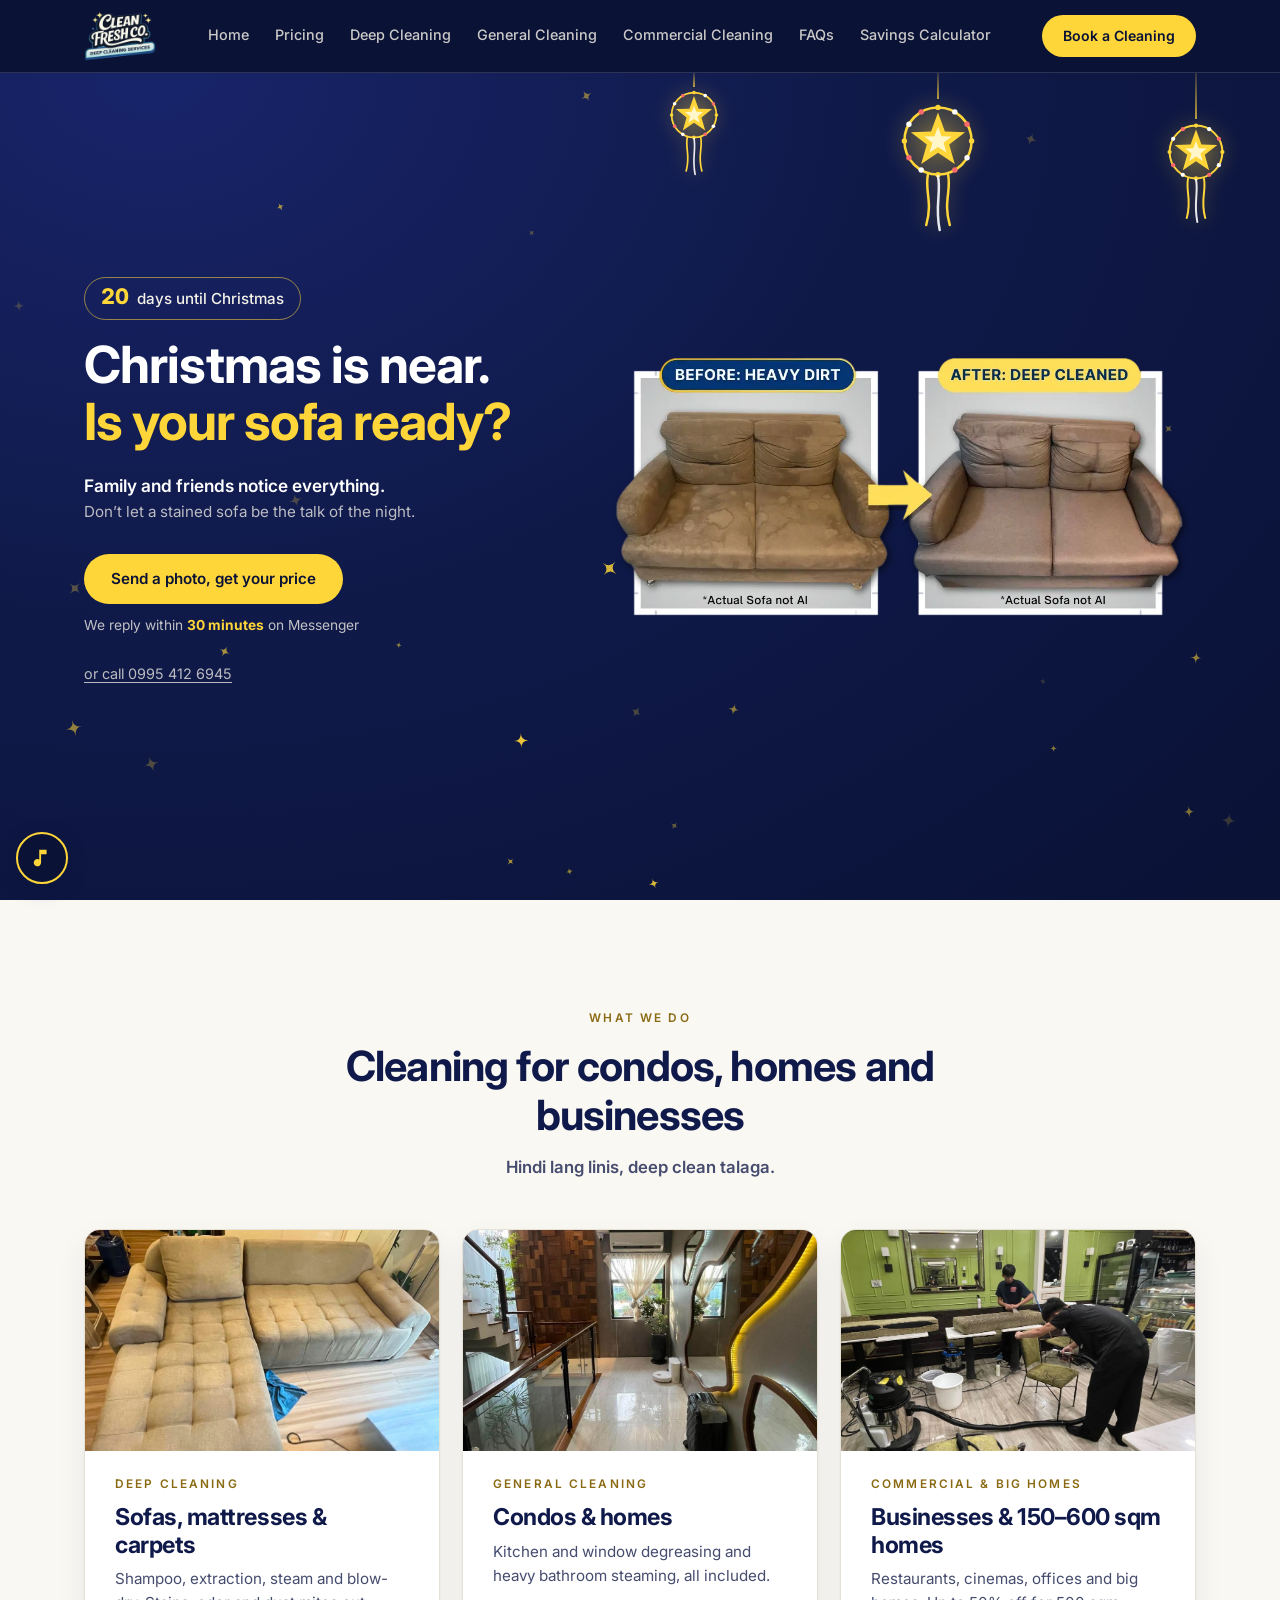
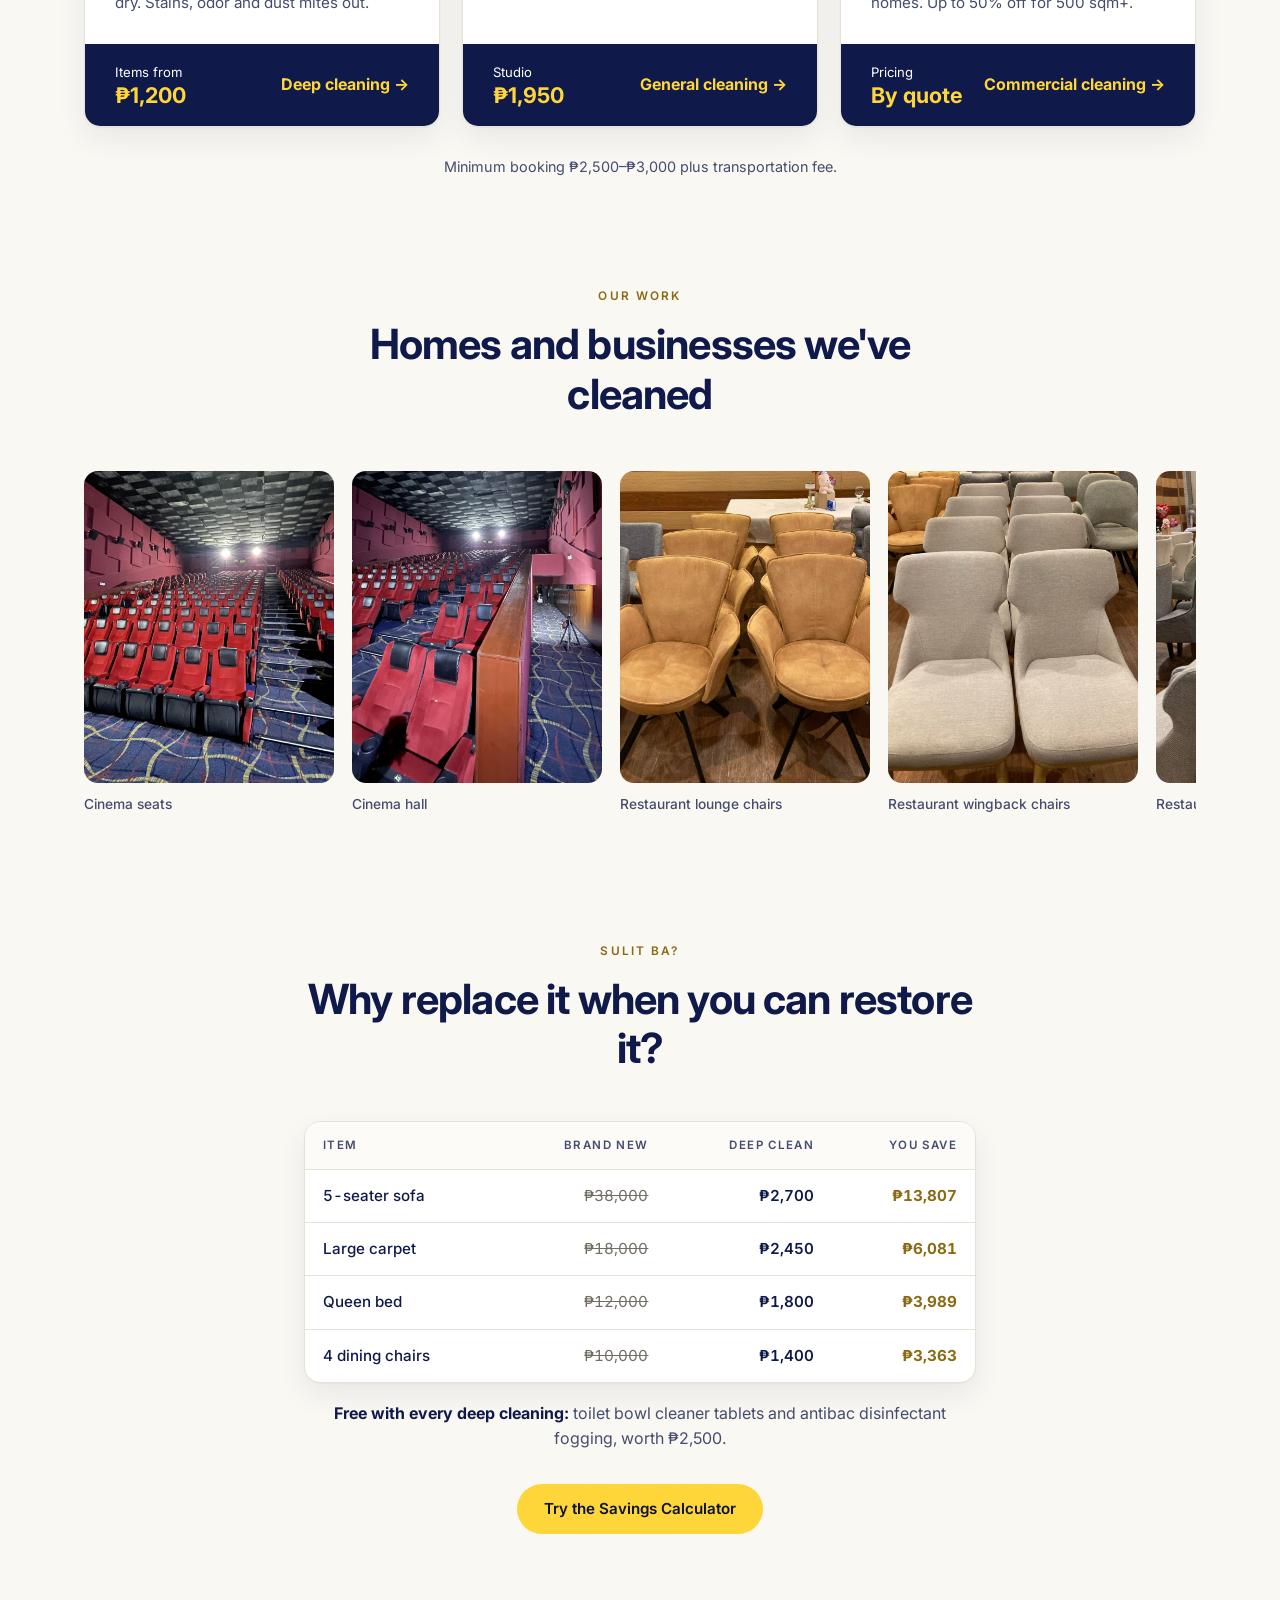
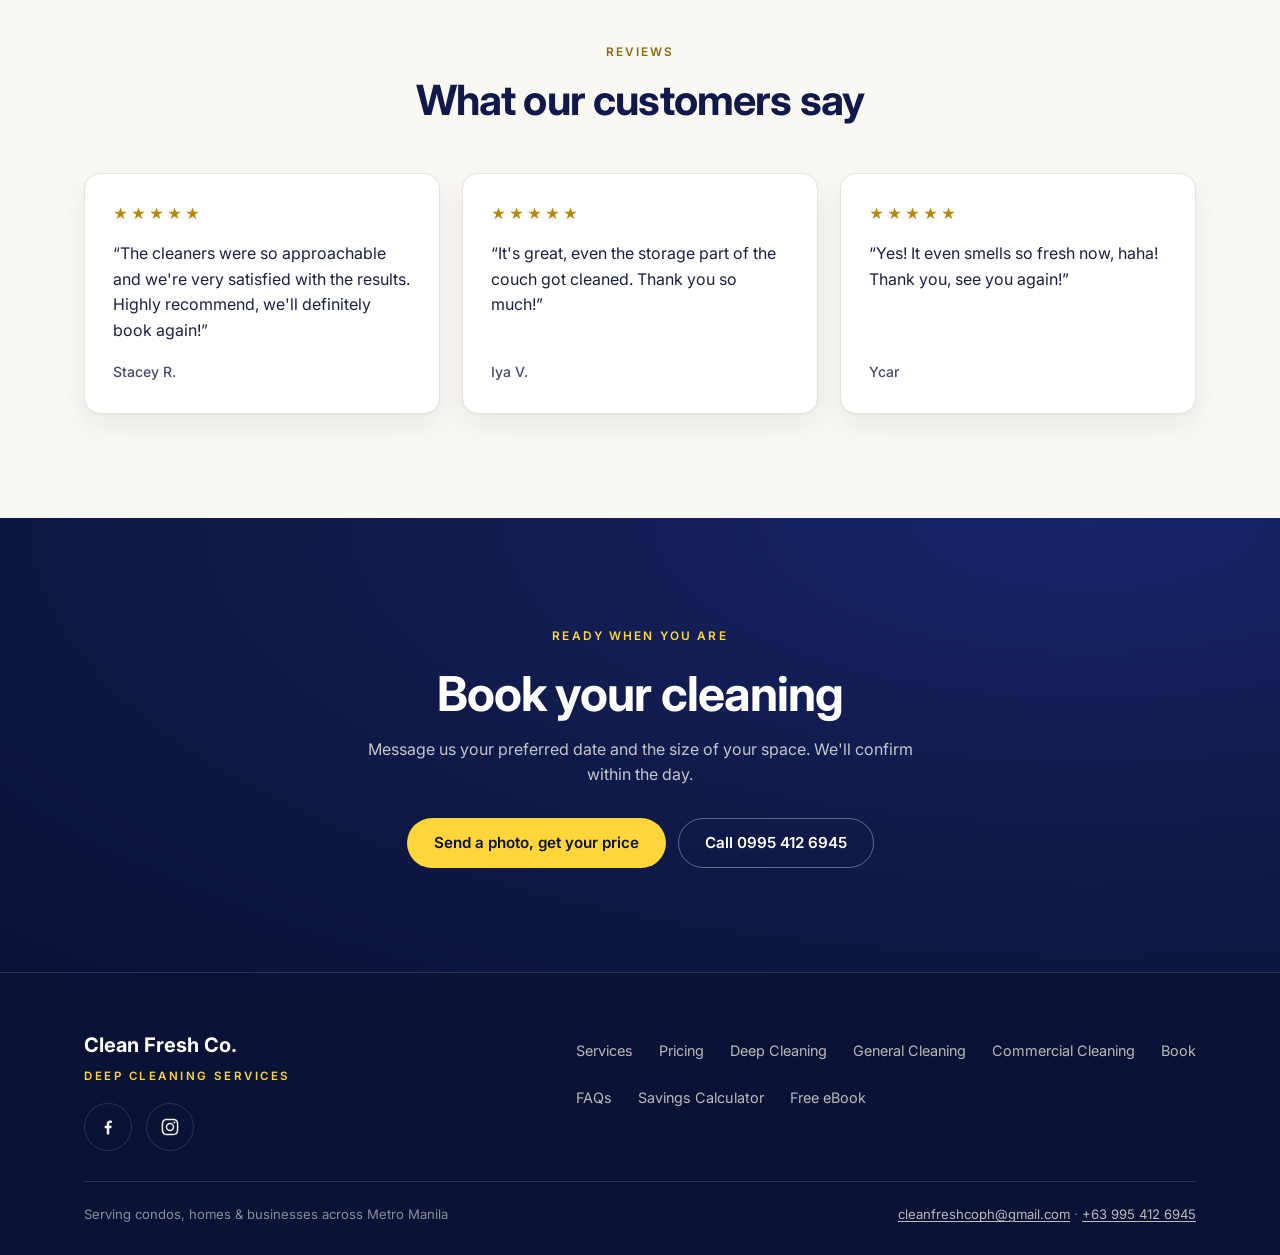
<file: index.html>
<!DOCTYPE html>
<html lang="en">
<head>
<meta charset="UTF-8">
<meta name="viewport" content="width=device-width, initial-scale=1.0">
<meta name="description" content="Sofa, mattress, carpet and home deep cleaning across Metro Manila. Shampoo, extraction, steam and blow-dry at your place. 5-seater sofa ₱2,700. Message us for a quote.">
<link rel="canonical" href="https://cleanfreshco.com/">
<meta property="og:type" content="website">
<meta property="og:url" content="https://cleanfreshco.com/">
<meta property="og:image" content="https://cleanfreshco.com/assets/promo/savings-comparison.png">
<meta property="og:image:width" content="1598">
<meta property="og:image:height" content="1096">
<meta property="og:image:alt" content="A deep clean saves you more: brand new sofa ₱14,700 versus deep cleaning at ₱1,200">
<meta name="twitter:card" content="summary_large_image">
<meta property="og:site_name" content="Clean Fresh Co.">
<meta property="og:title" content="Clean Fresh Co. | Sofa, Mattress &amp; Carpet Deep Cleaning, Metro Manila">
<meta property="og:description" content="Sofa, mattress, carpet and home deep cleaning across Metro Manila. Shampoo, extraction, steam and blow-dry at your place. 5-seater sofa ₱2,700. Message us for a quote.">
<link rel="icon" href="/favicon.ico" sizes="48x48">
<link rel="icon" type="image/png" href="/favicon-32.png" sizes="32x32">
<link rel="icon" type="image/png" href="/icon-192.png" sizes="192x192">
<link rel="apple-touch-icon" href="/apple-touch-icon.png">
<meta name="theme-color" content="#0A1236">
<title>Clean Fresh Co. | Sofa, Mattress &amp; Carpet Deep Cleaning, Metro Manila</title>
<link rel="preconnect" href="https://fonts.googleapis.com">
<link rel="preconnect" href="https://fonts.gstatic.com" crossorigin>
<link href="https://fonts.googleapis.com/css2?family=Inter:wght@400;500;600;700;800&display=swap" rel="stylesheet">
<style>
  :root{
    --navy:#101A4A;
    --navy-deep:#0A1236;
    --navy-2:#18246A;
    --gold:#FFD639;
    --gold-deep:#F2C21F;
    --gold-text:#8A6B14;
    --paper:#FAF8F3;
    --paper-2:#F3EFE5;
    --ink:#1A2140;
    --muted:#454C6E;
    --line:#E7E2D6;
    --line-dark:rgba(255,255,255,0.14);
    --cream:#F4F1E8;
    --serif:'Inter',system-ui,-apple-system,'Segoe UI',sans-serif;
    --sans:'Inter',system-ui,-apple-system,'Segoe UI',sans-serif;
    --radius:16px;
    --shadow:0 1px 2px rgba(16,26,74,0.04),0 12px 30px rgba(16,26,74,0.07);
  }
  *{margin:0;padding:0;box-sizing:border-box;}
  html{scroll-behavior:smooth;}
  @media (prefers-reduced-motion:reduce){ html{scroll-behavior:auto;} }
  body{font-family:var(--sans);background:var(--paper);color:var(--ink);line-height:1.6;-webkit-font-smoothing:antialiased;}
  h1,h2,h3{font-family:var(--serif);font-weight:700;letter-spacing:-0.02em;line-height:1.18;}
  a{color:inherit;text-decoration:none;}
  img{max-width:100%;height:auto;display:block;}
  .wrap{max-width:1160px;margin:0 auto;padding:0 24px;}
  .nowrap{white-space:nowrap;}
  a:focus-visible,button:focus-visible,[tabindex]:focus-visible{outline:3px solid var(--gold);outline-offset:3px;border-radius:6px;}

  .kicker{display:inline-block;font-size:0.74rem;letter-spacing:0.18em;text-transform:uppercase;font-weight:600;color:var(--gold-text);margin-bottom:14px;}
  .on-dark .kicker{color:var(--gold);}
  .taglish{font-weight:600;color:var(--gold-text);font-size:1.1rem;}
  .on-dark .taglish{color:var(--gold);}
  .section{padding:96px 0;}
  .section-head{max-width:680px;margin-bottom:44px;}
  .section-head.center{text-align:center;margin-left:auto;margin-right:auto;}
  .section-head h2{font-size:clamp(1.75rem,4.2vw,2.6rem);color:var(--navy);}
  .section-head p{margin-top:14px;color:var(--muted);font-size:1.05rem;}
  .on-dark .section-head h2{color:#fff;}
  .on-dark .section-head p{color:rgba(244,241,232,0.78);}

  /* buttons */
  .btn{display:inline-flex;align-items:center;justify-content:center;gap:8px;min-height:50px;padding:0 26px;border-radius:999px;font-weight:600;font-size:0.95rem;border:1px solid transparent;cursor:pointer;transition:background-color .2s ease,border-color .2s ease,color .2s ease;text-align:center;}
  .btn-gold{background:var(--gold);color:var(--navy-deep);}
  .btn-gold:hover{background:var(--gold-deep);}
  .btn-ghost{border-color:rgba(255,255,255,0.35);color:#fff;}
  .btn-ghost:hover{border-color:var(--gold);color:var(--gold);}
  .btn-outline{border-color:var(--navy);color:var(--navy);}
  .btn-outline:hover{background:var(--navy);color:#fff;}
  .text-link{font-weight:600;color:var(--navy);text-decoration:underline;text-decoration-color:var(--gold);text-underline-offset:5px;text-decoration-thickness:2px;}
  .text-link:hover{color:var(--gold-text);}
  .on-dark .text-link{color:#fff;}

  /* NAV */
  nav{position:sticky;top:0;z-index:50;background:var(--navy-deep);border-bottom:1px solid var(--line-dark);}
  nav .wrap{display:flex;align-items:center;justify-content:space-between;height:72px;gap:12px;}
  .brand img{height:50px;width:auto;}
  .nav-links{display:flex;gap:26px;align-items:center;}
  .nav-links a{color:rgba(244,241,232,0.82);font-size:0.9rem;font-weight:500;padding:6px 0;border-bottom:2px solid transparent;}
  .nav-links a:hover{color:#fff;border-bottom-color:var(--gold);}
  .nav-right{display:flex;align-items:center;gap:10px;}
  .nav-right .btn{min-height:42px;padding:0 20px;font-size:0.88rem;}
  .nav-toggle{display:none;flex-direction:column;justify-content:center;align-items:center;gap:5px;width:44px;height:44px;border:0;background:transparent;cursor:pointer;}
  .nav-toggle span{display:block;width:22px;height:2px;background:var(--cream);border-radius:2px;transition:transform .2s ease,opacity .2s ease;}
  .nav-toggle[aria-expanded="true"] span:nth-child(1){transform:translateY(7px) rotate(45deg);}
  .nav-toggle[aria-expanded="true"] span:nth-child(2){opacity:0;}
  .nav-toggle[aria-expanded="true"] span:nth-child(3){transform:translateY(-7px) rotate(-45deg);}
  @media (min-width:821px) and (max-width:1080px){ .nav-links{gap:16px;} .nav-links a{font-size:0.84rem;} }
  @media (min-width:821px) and (max-width:900px){ .nav-links{gap:11px;} .nav-links a{font-size:0.79rem;} .nav-right .btn{padding:0 14px;font-size:0.8rem;} }

  @media (min-width:821px) and (max-width:900px){ .nav-links{gap:9px;} .nav-links a{font-size:0.74rem;} .brand img{height:42px;} .nav-right .btn{padding:0 12px;font-size:0.76rem;} }
  /* HERO */
  .hero{background:radial-gradient(120% 140% at 12% 0%,var(--navy-2) 0%,var(--navy) 45%,var(--navy-deep) 100%);color:var(--cream);padding:88px 0 96px;}
  .hero-grid{display:grid;grid-template-columns:1.15fr 0.85fr;gap:48px;align-items:center;}
  .hero h1{font-size:clamp(1.9rem,3.5vw,2.6rem);color:#fff;margin-bottom:20px;}
  .hero h1 em{display:block;font-style:normal;color:var(--gold);}
  .hero-lead{font-size:1.08rem;color:rgba(244,241,232,0.82);max-width:500px;}
  .hero-ctas{display:flex;gap:12px;margin-top:30px;flex-wrap:wrap;}
  .proof{display:grid;grid-template-columns:repeat(3,auto);justify-content:start;gap:34px;margin-top:40px;padding-top:24px;border-top:1px solid var(--line-dark);}
  .proof b{display:block;font-weight:700;font-size:1.15rem;color:#fff;line-height:1.25;}
  .proof span{font-size:0.84rem;color:rgba(244,241,232,0.7);}

  /* before / after */

  /* SERVICES */
  .cards{display:grid;grid-template-columns:repeat(3,1fr);gap:22px;}
  .card{--pad:30px;background:#fff;border:1px solid var(--line);border-radius:var(--radius);padding:var(--pad);box-shadow:var(--shadow);display:flex;flex-direction:column;overflow:hidden;}
  .card .kicker{margin-bottom:10px;}
  .card-img{margin:calc(var(--pad) * -1) calc(var(--pad) * -1) 24px;aspect-ratio:16/10;overflow:hidden;background:var(--line);}
  .card-img img{width:100%;height:100%;object-fit:cover;transition:transform .35s ease;}
  .card{transition:transform .2s ease,box-shadow .2s ease;}
  .card:hover{transform:translateY(-2px);box-shadow:0 2px 4px rgba(16,26,74,0.05),0 18px 40px rgba(16,26,74,0.12);}
  .card:hover .card-img img{transform:scale(1.03);}
  .card-foot .text-link:focus-visible{outline:2px solid #fff;outline-offset:2px;}
  .card:focus-within{transform:translateY(-2px);}
  .card h3{font-size:1.45rem;color:var(--navy);margin-bottom:10px;}
  .card p{color:var(--muted);font-size:0.95rem;}
  .ticks{list-style:none;margin:18px 0 6px;display:grid;gap:10px;font-size:0.94rem;}
  .ticks li{display:flex;gap:12px;}
  .ticks li::before{content:"";width:16px;height:1px;background:var(--gold-deep);margin-top:12px;flex-shrink:0;}
  .card-foot{margin:auto calc(var(--pad) * -1) calc(var(--pad) * -1);padding:18px var(--pad);background:var(--navy);display:flex;justify-content:space-between;align-items:center;gap:12px;flex-wrap:wrap;}
  .card .ticks{margin-bottom:24px;}
  .card-foot .from{font-size:0.82rem;color:#fff;}
  .card-foot .from b{display:block;font-size:1.35rem;color:var(--gold);font-weight:700;line-height:1.2;}
  .card-foot .text-link{color:var(--gold);text-decoration:none;font-weight:700;display:inline-flex;align-items:center;min-height:44px;}
  .card-foot .text-link:hover{color:#fff;}
  .card-wrap{margin-top:22px;}
  .services-note{margin-top:26px;text-align:center;color:var(--muted);font-size:0.92rem;}
  .services-note a{margin-left:6px;}

  /* RESULTS BAND */
  .band{background:radial-gradient(120% 140% at 85% 0%,var(--navy-2) 0%,var(--navy) 50%,var(--navy-deep) 100%);color:var(--cream);}
  .split{display:grid;grid-template-columns:0.9fr 1.1fr;gap:56px;align-items:center;}
  .split.rev{grid-template-columns:1.1fr 0.9fr;}
  .band .section-head{margin-bottom:0;}
  .band .section-head .text-link{display:inline-block;margin-top:22px;}

  /* SAVINGS */
  .tint{background:var(--paper-2);}
  .savings-table{width:100%;border-collapse:separate;border-spacing:0;background:#fff;border:1px solid var(--line);border-radius:var(--radius);overflow:hidden;box-shadow:var(--shadow);font-variant-numeric:tabular-nums;}
  .savings-table caption{caption-side:top;text-align:left;font-size:1.05rem;font-weight:700;color:var(--navy);padding:0 0 12px;}
  .savings-table th{font-size:0.72rem;letter-spacing:0.12em;text-transform:uppercase;font-weight:600;color:var(--muted);text-align:right;padding:14px 18px;border-bottom:1px solid var(--line);background:#FCFBF7;}
  .savings-table th:first-child,.savings-table td:first-child{text-align:left;}
  .savings-table td{padding:14px 18px;border-bottom:1px solid var(--line);text-align:right;white-space:nowrap;font-size:0.95rem;}
  .savings-table tr:last-child td{border-bottom:0;}
  .savings-table td:first-child{white-space:normal;color:var(--navy);font-weight:500;}
  .savings-table .old{color:#736E64;text-decoration:line-through;}
  .savings-table .new{color:var(--navy);font-weight:600;}
  .savings-table .save{color:var(--gold-text);font-weight:700;}
  .freebie{display:flex;gap:16px;align-items:flex-start;background:#fff;border:1px solid var(--line);border-left:3px solid var(--gold);border-radius:12px;padding:18px 20px;margin-top:22px;font-size:0.95rem;}
  .freebie strong{color:var(--navy);}
  .savings-ctas{display:flex;gap:12px;flex-wrap:wrap;margin-top:28px;}

  /* EQUIPMENT */
  .equip-img{border-radius:var(--radius);overflow:hidden;box-shadow:var(--shadow);max-width:400px;width:100%;justify-self:center;}
  @media (max-width:1000px){ .equip-img{max-width:320px;justify-self:start;} }

  /* GALLERIES */
  .gallery{display:flex;gap:18px;overflow-x:auto;scroll-snap-type:x mandatory;padding:4px 2px 18px;-webkit-overflow-scrolling:touch;scrollbar-width:thin;scrollbar-color:var(--line) transparent;}
  .shot{flex:0 0 auto;width:250px;scroll-snap-align:start;margin:0;}
  .shot img{width:100%;aspect-ratio:4/5;object-fit:cover;border-radius:14px;}
  .shot figcaption{font-size:0.86rem;color:var(--muted);margin-top:10px;font-weight:500;}
  .gallery-block + .gallery-block{margin-top:64px;}
  .gallery-head{display:flex;justify-content:space-between;align-items:flex-end;gap:20px;flex-wrap:wrap;margin-bottom:22px;}
  .gallery-head h3{font-size:clamp(1.4rem,3vw,1.9rem);color:var(--navy);max-width:560px;}
  .gallery-note{display:flex;align-items:center;gap:10px 14px;flex-wrap:wrap;font-size:0.95rem;color:var(--muted);}
  .btn-sm{min-height:44px;padding:0 20px;font-size:0.88rem;}

  /* REVIEWS */
  .reviews{display:grid;grid-template-columns:repeat(3,1fr);gap:22px;}
  .review{background:#fff;border:1px solid var(--line);border-radius:var(--radius);padding:28px;box-shadow:var(--shadow);display:flex;flex-direction:column;gap:16px;}
  .stars{color:#B8860B;letter-spacing:3px;font-size:0.9rem;}
  .review blockquote{font-size:1rem;line-height:1.6;color:var(--ink);flex-grow:1;}
  .review cite{font-style:normal;font-size:0.88rem;color:var(--muted);font-weight:500;}

  /* EBOOK */
  .ebook{display:grid;grid-template-columns:150px 1fr;gap:32px;align-items:center;background:#fff;border:1px solid var(--line);border-radius:var(--radius);padding:28px;box-shadow:var(--shadow);max-width:860px;margin:0 auto;}
  .ebook img{border-radius:8px;box-shadow:0 12px 26px rgba(16,26,74,0.18);}
  .ebook h3{font-size:1.45rem;color:var(--navy);margin-bottom:8px;}
  .ebook p{color:var(--muted);margin-bottom:18px;}

  /* BOOK */
  .book{text-align:center;}
  .book h2{font-size:clamp(2rem,5vw,3rem);color:#fff;margin:6px 0 14px;}
  .book p{color:rgba(244,241,232,0.8);max-width:560px;margin:0 auto;}
  .book .hero-ctas{justify-content:center;}
  .contact{margin-top:30px;display:flex;justify-content:center;gap:10px 22px;flex-wrap:wrap;font-size:0.95rem;}
  .contact a{color:var(--cream);border-bottom:1px solid rgba(226,185,75,0.6);padding-bottom:2px;}
  .contact a:hover{color:var(--gold);}
  .socials{display:flex;justify-content:center;gap:14px;margin-top:26px;}
  .social{width:48px;height:48px;border-radius:50%;border:1px solid var(--line-dark);display:flex;align-items:center;justify-content:center;color:var(--cream);transition:border-color .2s ease,color .2s ease;}
  .social:hover{border-color:var(--gold);color:var(--gold);}
  .social svg{width:20px;height:20px;fill:currentColor;}

  /* FOOTER */
  footer{background:var(--navy-deep);color:var(--cream);padding:56px 0 30px;border-top:1px solid var(--line-dark);}
  .foot-top{display:flex;justify-content:space-between;align-items:flex-start;gap:28px;flex-wrap:wrap;}
  .foot-brand{font-size:1.25rem;font-weight:700;color:#fff;}
  .foot-brand small{display:block;font-family:var(--sans);font-size:0.72rem;letter-spacing:0.22em;text-transform:uppercase;color:var(--gold);margin-top:6px;font-weight:600;}
  .foot-links{display:flex;flex-wrap:wrap;gap:4px 26px;font-size:0.9rem;max-width:620px;}
  .foot-links a{color:rgba(244,241,232,0.75);display:inline-block;padding:10px 0;}
  .foot-links a:hover{color:var(--gold);}
  .foot-bottom{margin-top:30px;padding-top:22px;border-top:1px solid var(--line-dark);font-size:0.82rem;color:rgba(244,241,232,0.55);display:flex;justify-content:space-between;gap:10px;flex-wrap:wrap;}
  .foot-bottom a{color:rgba(244,241,232,0.75);text-decoration:underline;text-underline-offset:2px;}

  /* sticky booking bar (phones) */
  .mbar{display:none;}

  /* ---------- responsive ---------- */
  @media (max-width:1000px){
    .hero-grid,.split,.split.rev{grid-template-columns:1fr;gap:40px;}
    .cards,.reviews{grid-template-columns:1fr 1fr;}
    .cards .card:last-child{grid-column:1 / -1;}
  }
  @media (max-width:820px){
    .nav-toggle{display:flex;}
    .nav-links{display:none;position:absolute;top:72px;left:0;right:0;background:var(--navy-deep);flex-direction:column;align-items:stretch;gap:0;padding:6px 24px 16px;border-bottom:1px solid var(--line-dark);}
    .nav-links.open{display:flex;}
    .nav-links a{padding:13px 0;border-bottom:1px solid var(--line-dark);font-size:1rem;}
    .nav-links a:last-child{border-bottom:none;}
    .nav-links a:hover{border-bottom-color:var(--line-dark);}
    .section{padding:64px 0;}
    .hero{padding:52px 0 64px;}
    .section-head{margin-bottom:32px;}
    .mbar{display:flex;gap:10px;position:fixed;left:0;right:0;bottom:0;z-index:60;padding:10px 16px calc(10px + env(safe-area-inset-bottom));background:rgba(10,18,54,0.96);border-top:1px solid var(--line-dark);transform:translateY(110%);transition:transform .25s ease;}
    .mbar.show{transform:none;}
    .mbar a{flex:1;display:flex;align-items:center;justify-content:center;min-height:48px;border-radius:999px;font-weight:600;font-size:0.95rem;}
    .mbar .m-call{border:1px solid rgba(255,255,255,0.35);color:var(--cream);}
    .mbar .m-msg{background:var(--gold);color:var(--navy-deep);}
    body{padding-bottom:76px;}
  }
  @media (max-width:640px){
    .cards,.reviews{grid-template-columns:1fr;}
    .reviews{display:flex;overflow-x:auto;scroll-snap-type:x mandatory;gap:14px;padding-bottom:12px;margin:0 -16px;padding-left:16px;padding-right:16px;scrollbar-width:none;}
    .reviews::-webkit-scrollbar{display:none;}
    .review{flex:0 0 84%;scroll-snap-align:start;}
    .ebook{grid-template-columns:1fr;text-align:center;justify-items:center;padding:24px;}
    .ebook img{width:130px;}
    .proof{grid-template-columns:1fr 1fr 1fr;gap:14px;}
    .proof b{font-size:1.05rem;}
    .proof span{font-size:0.76rem;}
    .hero-ctas .btn,.savings-ctas .btn,.book .btn{width:100%;}
    .savings-table th,.savings-table td{padding:12px 10px;font-size:0.84rem;}
    .savings-table th{font-size:0.62rem;letter-spacing:0.08em;}
    .shot{width:72%;}
  }
  @media (max-width:480px){
    .wrap{padding:0 16px;}
    .brand img{height:42px;}
    .nav-right .btn{padding:0 14px;font-size:0.8rem;min-height:40px;}
    .card{--pad:22px;}
  }
  @media (max-width:360px){
    .nav-right .btn{display:none;}
    .proof{grid-template-columns:1fr;gap:12px;}
  }
  @media (prefers-reduced-motion:reduce){
    .mbar,.btn,.card,.card-img img{transition:none;}
    .card:hover,.card:focus-within,.card:hover .card-img img{transform:none;}
  }

  /* ---------- Rendition 2: calmer, fewer elements ---------- */
  .section{padding:104px 0;}
  .section + .section{padding-top:0;}
  .section-head{margin-bottom:48px;}
  .section-head.center p{margin-left:auto;margin-right:auto;max-width:560px;}
  .hero{padding:96px 0 104px;}
  .hero-lead{margin-top:4px;}
  .hero-ba{width:100%;height:auto;}
  @media (min-width:901px){ .hero .hero-grid{grid-template-columns:0.9fr 1.1fr;gap:40px;} }
  @media (min-width:901px) and (min-height:620px){ .hero{min-height:calc(100svh - var(--nav-h,73px));display:flex;align-items:center;padding:56px 0;} .hero > .wrap{width:100%;} }
  .proof-line{margin-top:36px;padding-top:22px;border-top:1px solid var(--line-dark);display:flex;flex-wrap:wrap;gap:8px 28px;font-size:0.9rem;color:rgba(244,241,232,0.78);}
  .proof-line b{color:#fff;font-weight:700;}
  .card h3{margin-bottom:8px;}
  .card p{margin-bottom:28px;}
  .note-center{margin-top:28px;text-align:center;color:var(--muted);font-size:0.9rem;}
  .results-wrap{max-width:860px;margin:0 auto;}
  .center-cta{margin-top:32px;display:flex;justify-content:center;gap:12px;flex-wrap:wrap;}
  .savings-wrap{max-width:720px;margin:0 auto;}
  .savings-wrap .savings-table caption{text-align:center;}
  .freebie-line{margin-top:18px;text-align:center;font-size:1rem;color:var(--muted);}
  .freebie-line strong{color:var(--navy);}
  .gallery.even{justify-content:flex-start;}
  .reviews.three{grid-template-columns:repeat(3,1fr);}
  .book{padding:104px 0;}
  footer .socials{justify-content:flex-start;margin-top:18px;}
  .foot-extra{margin-top:10px;font-size:0.88rem;}
  .foot-extra a{color:var(--gold);}
  @media (max-width:1000px){ .reviews.three{grid-template-columns:1fr 1fr;} }
  @media (max-width:820px){
    .section{padding:72px 0;}
    .section + .section{padding-top:0;}
    .hero{padding:56px 0 64px;}
    .book{padding:72px 0;}
    .section-head{margin-bottom:32px;}
  }
  @media (max-width:640px){
    .reviews.three{display:flex;}
    .proof-line{gap:6px 18px;font-size:0.84rem;}
    .center-cta .btn{width:100%;}
  }

  /* Christmas hero: short headline, proof first on phones */
  .hero h1{font-size:clamp(2.2rem,4.4vw,3.2rem);line-height:1.1;margin-bottom:24px;}
  .hero-feel{font-size:1.08rem;line-height:1.5;color:#fff;font-weight:600;margin:0 0 22px;max-width:440px;}
  .hero-feel span{display:block;color:rgba(244,241,232,0.75);font-weight:400;font-size:0.95rem;margin-top:2px;}
  .reply-note{flex-basis:100%;font-size:0.86rem;color:rgba(244,241,232,0.78);margin:-2px 0 4px;}
  .reply-note b{color:var(--gold);font-weight:700;}
  .call-link{display:inline-flex;align-items:center;min-height:44px;font-size:0.9rem;color:rgba(244,241,232,0.75);text-decoration:underline;text-underline-offset:3px;}
  @media (max-width:1000px){
    .hero-grid{display:flex;flex-direction:column;gap:0;}
    .hero-grid > div:first-child{display:contents;}
    .hero h1{order:1;margin-bottom:18px;}
    .hero-grid > div:last-child{order:2;width:100%;margin-bottom:22px;}
    .hero-feel{order:3;text-align:center;margin:4px auto 18px;}
    .hero-ctas{order:4;margin-top:0;}
  }
  @media (max-width:640px){ .reply-note{text-align:center;} .call-link{flex-basis:100%;justify-content:center;} }

  /* Christmas countdown (shown only Dec 1 earlier through Dec 25, Manila time) */
  .xmas-count{display:inline-flex;align-items:baseline;gap:8px;margin:0 0 16px;padding:8px 16px;border:1px solid rgba(255,214,57,0.55);border-radius:999px;color:#F4F1E8;font-size:0.95rem;font-weight:500;}
  .xmas-count b{color:var(--gold);font-size:1.35rem;font-weight:800;line-height:1;}
  .xmas-count[hidden]{display:none;}
  /* Christmas festive layer: parols, gold sparkles, countdown motion (only while the countdown shows) */
  .hero{position:relative;overflow:hidden;}
  .hero > .wrap{position:relative;z-index:2;}
  .xmas-fx{position:absolute;inset:0;pointer-events:none;z-index:1;}
  canvas.xmas-fx{width:100%;height:100%;}
  .parol{position:absolute;top:0;transform-origin:50% 0;animation:parol-sway 4.2s ease-in-out infinite alternate;}
  .parol-string{width:2px;margin:0 auto;background:linear-gradient(rgba(255,214,57,0.15),rgba(255,214,57,0.7));}
  .parol svg{display:block;width:56px;height:auto;filter:drop-shadow(0 0 10px rgba(255,214,57,0.45));}
  .parol.p1{left:4%;} .parol.p2{right:5%;animation-duration:5s;animation-delay:-1.5s;} .parol.p2 svg{width:46px;}
  .parol.p3{left:46%;animation-duration:4.6s;animation-delay:-0.8s;display:none;}
  @keyframes parol-sway{from{transform:rotate(-5deg);}to{transform:rotate(5deg);}}
  .parol .bulb{animation:parol-twinkle 1.6s ease-in-out infinite;}
  @keyframes parol-twinkle{0%,100%{opacity:1;}50%{opacity:0.25;}}
  .xmas-count{transform-origin:50% 60%;}
  .xmas-count b{display:inline-block;font-variant-numeric:tabular-nums;}
  .xmas-count.jingle{animation:xmas-jingle 0.9s ease-in-out;}
  @keyframes xmas-jingle{0%,100%{transform:rotate(0) scale(1);}15%{transform:rotate(-7deg) scale(1.06);}30%{transform:rotate(6deg) scale(1.06);}45%{transform:rotate(-5deg) scale(1.04);}60%{transform:rotate(3deg);}75%{transform:rotate(-2deg);}}
  .xmas-count b.pop{animation:xmas-pop 0.35s ease-out;}
  @keyframes xmas-pop{0%{transform:scale(1);}50%{transform:scale(1.35);}100%{transform:scale(1);}}
  @media (max-width:900px){ .hero.festive{padding-top:128px;} }
  @media (max-width:360px){ .parol.p1 svg{width:44px;} .parol.p2 svg{width:38px;} }
  @media (min-width:901px){ .parol.p3{display:block;left:52%;} .parol.p1{left:70%;} .parol.p2{right:4%;} .parol.p1 svg{width:84px;} .parol.p2 svg{width:66px;} .parol.p3 svg{width:56px;} }
  @media (prefers-reduced-motion:reduce){ .parol,.parol .bulb,.xmas-count.jingle,.xmas-count b.pop{animation:none;} }
  @media (max-width:1000px){ .xmas-count{order:0;align-self:center;margin-bottom:14px;} }
</style>
<script type="application/ld+json">
{"@context":"https://schema.org","@type":"LocalBusiness","name":"Clean Fresh Co.",
"url":"https://cleanfreshco.com/","logo":"https://cleanfreshco.com/assets/logo.png","image":"https://cleanfreshco.com/assets/promo/savings-comparison.png",
"description":"Sofa, mattress, carpet and home deep cleaning and general cleaning across Metro Manila.",
"telephone":"+639954126945","email":"cleanfreshcoph@gmail.com","priceRange":"₱1,200+",
"areaServed":{"@type":"AdministrativeArea","name":"Metro Manila"},
"address":{"@type":"PostalAddress","addressRegion":"Metro Manila","addressCountry":"PH"},
"sameAs":["https://www.facebook.com/cleanfreshcodeepcleaning/","https://www.instagram.com/_cleanfreshco/"]}
</script>
</head>
<body>

<nav>
  <div class="wrap">
    <a href="index.html" class="brand"><img src="assets/logo.png" alt="Clean Fresh Co." width="72" height="50"></a>
    <div class="nav-links" id="navLinks">
      <a href="index.html">Home</a>
      <a href="pricing.html">Pricing</a>
      <a href="deep-cleaning.html">Deep Cleaning</a>
      <a href="general-cleaning.html">General Cleaning</a>
      <a href="commercial-cleaning.html">Commercial Cleaning</a>
      <a href="faq.html">FAQs</a>
      <a href="savingscalculator">Savings Calculator</a>
    </div>
    <div class="nav-right">
      <a href="https://m.me/522847734243823" target="_blank" rel="noopener" class="btn btn-gold">Book a Cleaning</a>
      <button class="nav-toggle" id="navToggle" aria-expanded="false" aria-controls="navLinks" aria-label="Toggle menu">
        <span></span><span></span><span></span>
      </button>
    </div>
  </div>
</nav>

<main>
<section class="hero on-dark" id="hero">
  <canvas class="xmas-fx" id="xmasFx" aria-hidden="true" hidden></canvas>
  <div class="xmas-fx" id="xmasParols" aria-hidden="true" hidden><div class="parol p1"><div class="parol-string" style="height:26px"></div><svg viewBox="0 0 100 160" focusable="false"><circle cx="50" cy="50" r="40" fill="rgba(255,214,57,0.10)" stroke="#FFD639" stroke-width="3"/><polygon points="50.0,16.0 58.2,38.7 82.3,39.5 63.3,54.3 70.0,77.5 50.0,64.0 30.0,77.5 36.7,54.3 17.7,39.5 41.8,38.7" fill="#FFD639"/><polygon points="50.0,33.0 54.1,44.3 66.2,44.7 56.7,52.2 60.0,63.8 50.0,57.0 40.0,63.8 43.3,52.2 33.8,44.7 45.9,44.3" fill="#FFF6C9"/><circle class="bulb" cx="90.0" cy="50.0" r="3.2" fill="#FFD639" style="animation-delay:0.00s"/><circle class="bulb" cx="84.6" cy="70.0" r="3.2" fill="#FFFFFF" style="animation-delay:1.33s"/><circle class="bulb" cx="70.0" cy="84.6" r="3.2" fill="#FF6B6B" style="animation-delay:1.06s"/><circle class="bulb" cx="50.0" cy="90.0" r="3.2" fill="#FFD639" style="animation-delay:0.79s"/><circle class="bulb" cx="30.0" cy="84.6" r="3.2" fill="#FFFFFF" style="animation-delay:0.52s"/><circle class="bulb" cx="15.4" cy="70.0" r="3.2" fill="#FF6B6B" style="animation-delay:0.25s"/><circle class="bulb" cx="10.0" cy="50.0" r="3.2" fill="#FFD639" style="animation-delay:1.58s"/><circle class="bulb" cx="15.4" cy="30.0" r="3.2" fill="#FFFFFF" style="animation-delay:1.31s"/><circle class="bulb" cx="30.0" cy="15.4" r="3.2" fill="#FF6B6B" style="animation-delay:1.04s"/><circle class="bulb" cx="50.0" cy="10.0" r="3.2" fill="#FFD639" style="animation-delay:0.77s"/><circle class="bulb" cx="70.0" cy="15.4" r="3.2" fill="#FFFFFF" style="animation-delay:0.50s"/><circle class="bulb" cx="84.6" cy="30.0" r="3.2" fill="#FF6B6B" style="animation-delay:0.23s"/><path d="M38 90 C34 110 44 122 36 150" stroke="#FFD639" stroke-width="3" fill="none" stroke-linecap="round"/><path d="M50 92 C54 112 46 126 52 156" stroke="#FFFFFF" stroke-width="3" fill="none" stroke-linecap="round" opacity="0.9"/><path d="M62 90 C66 110 56 122 64 150" stroke="#FFD639" stroke-width="3" fill="none" stroke-linecap="round"/></svg></div><div class="parol p2"><div class="parol-string" style="height:46px"></div><svg viewBox="0 0 100 160" focusable="false"><circle cx="50" cy="50" r="40" fill="rgba(255,214,57,0.10)" stroke="#FFD639" stroke-width="3"/><polygon points="50.0,16.0 58.2,38.7 82.3,39.5 63.3,54.3 70.0,77.5 50.0,64.0 30.0,77.5 36.7,54.3 17.7,39.5 41.8,38.7" fill="#FFD639"/><polygon points="50.0,33.0 54.1,44.3 66.2,44.7 56.7,52.2 60.0,63.8 50.0,57.0 40.0,63.8 43.3,52.2 33.8,44.7 45.9,44.3" fill="#FFF6C9"/><circle class="bulb" cx="90.0" cy="50.0" r="3.2" fill="#FFD639" style="animation-delay:0.00s"/><circle class="bulb" cx="84.6" cy="70.0" r="3.2" fill="#FFFFFF" style="animation-delay:1.33s"/><circle class="bulb" cx="70.0" cy="84.6" r="3.2" fill="#FF6B6B" style="animation-delay:1.06s"/><circle class="bulb" cx="50.0" cy="90.0" r="3.2" fill="#FFD639" style="animation-delay:0.79s"/><circle class="bulb" cx="30.0" cy="84.6" r="3.2" fill="#FFFFFF" style="animation-delay:0.52s"/><circle class="bulb" cx="15.4" cy="70.0" r="3.2" fill="#FF6B6B" style="animation-delay:0.25s"/><circle class="bulb" cx="10.0" cy="50.0" r="3.2" fill="#FFD639" style="animation-delay:1.58s"/><circle class="bulb" cx="15.4" cy="30.0" r="3.2" fill="#FFFFFF" style="animation-delay:1.31s"/><circle class="bulb" cx="30.0" cy="15.4" r="3.2" fill="#FF6B6B" style="animation-delay:1.04s"/><circle class="bulb" cx="50.0" cy="10.0" r="3.2" fill="#FFD639" style="animation-delay:0.77s"/><circle class="bulb" cx="70.0" cy="15.4" r="3.2" fill="#FFFFFF" style="animation-delay:0.50s"/><circle class="bulb" cx="84.6" cy="30.0" r="3.2" fill="#FF6B6B" style="animation-delay:0.23s"/><path d="M38 90 C34 110 44 122 36 150" stroke="#FFD639" stroke-width="3" fill="none" stroke-linecap="round"/><path d="M50 92 C54 112 46 126 52 156" stroke="#FFFFFF" stroke-width="3" fill="none" stroke-linecap="round" opacity="0.9"/><path d="M62 90 C66 110 56 122 64 150" stroke="#FFD639" stroke-width="3" fill="none" stroke-linecap="round"/></svg></div><div class="parol p3"><div class="parol-string" style="height:14px"></div><svg viewBox="0 0 100 160" focusable="false"><circle cx="50" cy="50" r="40" fill="rgba(255,214,57,0.10)" stroke="#FFD639" stroke-width="3"/><polygon points="50.0,16.0 58.2,38.7 82.3,39.5 63.3,54.3 70.0,77.5 50.0,64.0 30.0,77.5 36.7,54.3 17.7,39.5 41.8,38.7" fill="#FFD639"/><polygon points="50.0,33.0 54.1,44.3 66.2,44.7 56.7,52.2 60.0,63.8 50.0,57.0 40.0,63.8 43.3,52.2 33.8,44.7 45.9,44.3" fill="#FFF6C9"/><circle class="bulb" cx="90.0" cy="50.0" r="3.2" fill="#FFD639" style="animation-delay:0.00s"/><circle class="bulb" cx="84.6" cy="70.0" r="3.2" fill="#FFFFFF" style="animation-delay:1.33s"/><circle class="bulb" cx="70.0" cy="84.6" r="3.2" fill="#FF6B6B" style="animation-delay:1.06s"/><circle class="bulb" cx="50.0" cy="90.0" r="3.2" fill="#FFD639" style="animation-delay:0.79s"/><circle class="bulb" cx="30.0" cy="84.6" r="3.2" fill="#FFFFFF" style="animation-delay:0.52s"/><circle class="bulb" cx="15.4" cy="70.0" r="3.2" fill="#FF6B6B" style="animation-delay:0.25s"/><circle class="bulb" cx="10.0" cy="50.0" r="3.2" fill="#FFD639" style="animation-delay:1.58s"/><circle class="bulb" cx="15.4" cy="30.0" r="3.2" fill="#FFFFFF" style="animation-delay:1.31s"/><circle class="bulb" cx="30.0" cy="15.4" r="3.2" fill="#FF6B6B" style="animation-delay:1.04s"/><circle class="bulb" cx="50.0" cy="10.0" r="3.2" fill="#FFD639" style="animation-delay:0.77s"/><circle class="bulb" cx="70.0" cy="15.4" r="3.2" fill="#FFFFFF" style="animation-delay:0.50s"/><circle class="bulb" cx="84.6" cy="30.0" r="3.2" fill="#FF6B6B" style="animation-delay:0.23s"/><path d="M38 90 C34 110 44 122 36 150" stroke="#FFD639" stroke-width="3" fill="none" stroke-linecap="round"/><path d="M50 92 C54 112 46 126 52 156" stroke="#FFFFFF" stroke-width="3" fill="none" stroke-linecap="round" opacity="0.9"/><path d="M62 90 C66 110 56 122 64 150" stroke="#FFD639" stroke-width="3" fill="none" stroke-linecap="round"/></svg></div></div>
  <div class="wrap hero-grid">
    <div>
      <p class="xmas-count" id="xmasCount" hidden><b id="xmasDays">0</b> <span id="xmasLabel">days until Christmas</span></p>
      <h1>Christmas is near. <em>Is your sofa ready?</em></h1>
      <p class="hero-feel">Family and friends notice everything.<span>Don&rsquo;t let a stained sofa be the talk of the night.</span></p>
      <div class="hero-ctas">
        <a href="https://m.me/522847734243823" target="_blank" rel="noopener" class="btn btn-gold">Send a photo, get your price</a>
        <p class="reply-note">We reply within <b>30 minutes</b> on Messenger</p>
        <a href="tel:+639954126945" class="call-link">or call 0995 412 6945</a>
      </div>
    </div>
    <div>
        <img class="hero-ba" src="assets/hero/sofa-before-after.webp" width="1059" height="472" fetchpriority="high" alt="Before and after: a brown loveseat covered in water stains, then the same loveseat clean and even after Clean Fresh Co. deep cleaning">
    </div>
  </div>
</section>

<section class="section" id="services" style="padding-top:104px">
  <div class="wrap">
    <div class="section-head center">
      <span class="kicker">What we do</span>
      <h2>Cleaning for condos, homes and businesses</h2>
      <p class="taglish">Hindi lang linis, deep clean talaga.</p>
    </div>
    <div class="cards">
      <article class="card">
        <div class="card-img"><img src="assets/gallery/sectional-after.jpg" alt="Sectional sofa after deep cleaning" loading="lazy" width="800" height="500"></div>
        <span class="kicker">Deep cleaning</span>
        <h3>Sofas, mattresses &amp; carpets</h3>
        <p>Shampoo, extraction, steam and blow-dry. Stains, odor and dust mites out.</p>
        <div class="card-foot"><span class="from">Items from<b>₱1,200</b></span><a href="deep-cleaning.html" class="text-link">Deep cleaning →</a></div>
      </article>
      <article class="card">
        <div class="card-img"><img src="assets/homes/hallway.jpg" alt="Home hallway after general cleaning" loading="lazy" width="800" height="500"></div>
        <span class="kicker">General cleaning</span>
        <h3>Condos &amp; homes</h3>
        <p>Kitchen and window degreasing and heavy bathroom steaming, all included.</p>
        <div class="card-foot"><span class="from">Studio<b>₱1,950</b></span><a href="general-cleaning.html" class="text-link">General cleaning →</a></div>
      </article>
      <article class="card">
        <div class="card-img"><img src="assets/commercial/team-at-work.jpg" alt="Clean Fresh Co. team cleaning a barbershop" loading="lazy" width="800" height="500"></div>
        <span class="kicker">Commercial &amp; big homes</span>
        <h3>Businesses &amp; 150–600 sqm homes</h3>
        <p>Restaurants, cinemas, offices and big homes. Up to 50% off for 500 sqm+.</p>
        <div class="card-foot"><span class="from">Pricing<b>By quote</b></span><a href="commercial-cleaning.html" class="text-link">Commercial cleaning →</a></div>
      </article>
    </div>
    <p class="note-center">Minimum booking ₱2,500–₱3,000 plus transportation fee.</p>
  </div>
</section>

<section class="section" id="our-work">
  <div class="wrap">
    <div class="section-head center">
      <span class="kicker">Our work</span>
      <h2>Homes and businesses we've cleaned</h2>
    </div>
    <div class="gallery even">
        <figure class="shot"><img src="assets/commercial/cinema-2.jpg" alt="Cinema seats and carpet cleaned by Clean Fresh Co." loading="lazy" width="960" height="1200"><figcaption>Cinema seats</figcaption></figure>
        <figure class="shot"><img src="assets/commercial/cinema-1.jpg" alt="Cinema seating rows and aisle cleaned by Clean Fresh Co." loading="lazy" width="960" height="1200"><figcaption>Cinema hall</figcaption></figure>
        <figure class="shot"><img src="assets/commercial/restaurant-4.jpg" alt="Restaurant mustard swivel chairs cleaned" loading="lazy"><figcaption>Restaurant lounge chairs</figcaption></figure>
        <figure class="shot"><img src="assets/commercial/restaurant-5.jpg" alt="Restaurant wingback dining chairs cleaned" loading="lazy"><figcaption>Restaurant wingback chairs</figcaption></figure>
        <figure class="shot"><img src="assets/commercial/restaurant-1.jpg" alt="Restaurant dining chairs cleaned, event setup" loading="lazy"><figcaption>Restaurant dining chairs</figcaption></figure>
        <figure class="shot"><img src="assets/homes/living-room.jpg" alt="Large living room cleaned" loading="lazy"><figcaption>Living room</figcaption></figure>
        <figure class="shot"><img src="assets/homes/bedroom.jpg" alt="Master bedroom cleaned" loading="lazy"><figcaption>Bedroom</figcaption></figure>
        <figure class="shot"><img src="assets/homes/dining.jpg" alt="Dining area cleaned" loading="lazy"><figcaption>Dining area</figcaption></figure>
        <figure class="shot"><img src="assets/homes/kitchen.jpg" alt="Kitchen post-construction cleaning" loading="lazy"><figcaption>Kitchen, post-construction</figcaption></figure>
    </div>
  </div>
</section>

<section class="section" id="offer">
  <div class="wrap savings-wrap">
    <div class="section-head center">
      <span class="kicker">Sulit ba?</span>
      <h2>Why replace it when you can restore it?</h2>
    </div>
    <table class="savings-table">
      <thead><tr><th scope="col">Item</th><th scope="col">Brand new</th><th scope="col">Deep clean</th><th scope="col">You save</th></tr></thead>
      <tbody>
        <tr><td>5-seater sofa</td><td class="old">₱38,000</td><td class="new">₱2,700</td><td class="save count-up" data-target="35300">₱35,300</td></tr>
        <tr><td>Large carpet</td><td class="old">₱18,000</td><td class="new">₱2,450</td><td class="save count-up" data-target="15550">₱15,550</td></tr>
        <tr><td>Queen bed</td><td class="old">₱12,000</td><td class="new">₱1,800</td><td class="save count-up" data-target="10200">₱10,200</td></tr>
        <tr><td>4 dining chairs</td><td class="old">₱10,000</td><td class="new">₱1,400</td><td class="save count-up" data-target="8600">₱8,600</td></tr>
      </tbody>
    </table>
    <p class="freebie-line"><strong>Free with every deep cleaning:</strong> toilet bowl cleaner tablets and antibac disinfectant fogging, worth ₱2,500.</p>
    <div class="center-cta"><a href="savingscalculator" class="btn btn-gold">Try the Savings Calculator</a></div>
  </div>
</section>

<section class="section" id="reviews">
  <div class="wrap">
    <div class="section-head center">
      <span class="kicker">Reviews</span>
      <h2>What our customers say</h2>
    </div>
    <div class="reviews three">
      <figure class="review">
        <div class="stars" aria-label="5 out of 5 stars">★★★★★</div>
        <blockquote>“The cleaners were so approachable and we're very satisfied with the results. Highly recommend, we'll definitely book again!”</blockquote>
        <figcaption><cite>Stacey R.</cite></figcaption>
      </figure>
      <figure class="review">
        <div class="stars" aria-label="5 out of 5 stars">★★★★★</div>
        <blockquote>“It's great, even the storage part of the couch got cleaned. Thank you so much!”</blockquote>
        <figcaption><cite>Iya V.</cite></figcaption>
      </figure>
      <figure class="review">
        <div class="stars" aria-label="5 out of 5 stars">★★★★★</div>
        <blockquote>“Yes! It even smells so fresh now, haha! Thank you, see you again!”</blockquote>
        <figcaption><cite>Ycar</cite></figcaption>
      </figure>
    </div>
  </div>
</section>
</main>

<section class="band on-dark book" id="book">
  <div class="wrap">
    <span class="kicker">Ready when you are</span>
    <h2>Book your cleaning</h2>
    <p>Message us your preferred date and the size of your space. We'll confirm within the day.</p>
    <div class="hero-ctas">
      <a href="https://m.me/522847734243823" target="_blank" rel="noopener" class="btn btn-gold">Send a photo, get your price</a>
      <a href="tel:+639954126945" class="btn btn-ghost">Call 0995 412 6945</a>
    </div>
  </div>
</section>

<footer>
  <div class="wrap">
    <div class="foot-top">
      <div>
        <div class="foot-brand">Clean Fresh Co.<small>Deep cleaning services</small></div>
        <div class="socials">
          <a href="https://www.facebook.com/cleanfreshcodeepcleaning/" target="_blank" rel="noopener" class="social" aria-label="Clean Fresh Co. on Facebook"><svg viewBox="0 0 24 24" aria-hidden="true"><path d="M13.5 21v-7.5h2.5l.4-3h-2.9V8.6c0-.9.3-1.5 1.5-1.5h1.6V4.4c-.3 0-1.2-.1-2.3-.1-2.3 0-3.8 1.4-3.8 3.9v2.3H8v3h2.5V21h3z"/></svg></a>
          <a href="https://www.instagram.com/_cleanfreshco/" target="_blank" rel="noopener" class="social" aria-label="Clean Fresh Co. on Instagram"><svg viewBox="0 0 24 24" aria-hidden="true"><path d="M12 3.8c2.7 0 3 0 4 .1 1 0 1.5.2 1.9.3.5.2.8.4 1.1.8.4.3.6.7.8 1.1.1.4.3.9.3 1.9.1 1 .1 1.3.1 4s0 3-.1 4c0 1-.2 1.5-.3 1.9-.2.5-.4.8-.8 1.1-.3.4-.7.6-1.1.8-.4.1-.9.3-1.9.3-1 .1-1.3.1-4 .1s-3 0-4-.1c-1 0-1.5-.2-1.9-.3a3 3 0 0 1-1.1-.8 3 3 0 0 1-.8-1.1c-.1-.4-.3-.9-.3-1.9-.1-1-.1-1.3-.1-4s0-3 .1-4c0-1 .2-1.5.3-1.9.2-.5.4-.8.8-1.1.3-.4.7-.6 1.1-.8.4-.1.9-.3 1.9-.3 1-.1 1.3-.1 4-.1M12 2c-2.7 0-3.1 0-4.1.1-1.1 0-1.8.2-2.4.5-.7.2-1.2.6-1.8 1.1-.5.6-.9 1.1-1.1 1.8-.3.6-.5 1.3-.5 2.4C2 8.9 2 9.3 2 12s0 3.1.1 4.1c0 1.1.2 1.8.5 2.4.2.7.6 1.2 1.1 1.8.6.5 1.1.9 1.8 1.1.6.3 1.3.5 2.4.5 1 .1 1.4.1 4.1.1s3.1 0 4.1-.1c1.1 0 1.8-.2 2.4-.5.7-.2 1.2-.6 1.8-1.1.5-.6.9-1.1 1.1-1.8.3-.6.5-1.3.5-2.4.1-1 .1-1.4.1-4.1s0-3.1-.1-4.1c0-1.1-.2-1.8-.5-2.4-.2-.7-.6-1.2-1.1-1.8-.6-.5-1.1-.9-1.8-1.1-.6-.3-1.3-.5-2.4-.5C15.1 2 14.7 2 12 2zm0 4.9a5.1 5.1 0 1 0 0 10.2 5.1 5.1 0 0 0 0-10.2zm0 8.4a3.3 3.3 0 1 1 0-6.6 3.3 3.3 0 0 1 0 6.6zm5.3-9.8a1.2 1.2 0 1 0 0 2.4 1.2 1.2 0 0 0 0-2.4z"/></svg></a>
        </div>
      </div>
      <div class="foot-links">
        <a href="#services">Services</a>
        <a href="pricing.html">Pricing</a>
        <a href="deep-cleaning.html">Deep Cleaning</a>
        <a href="general-cleaning.html">General Cleaning</a>
        <a href="commercial-cleaning.html">Commercial Cleaning</a>
        <a href="#book">Book</a>
        <a href="faq.html">FAQs</a>
        <a href="savingscalculator">Savings Calculator</a>
        <a href="https://drive.google.com/file/d/1SEPK2WiCma2hbYjQin0RZhiO6YCGcOj8/view?usp=sharing" target="_blank" rel="noopener">Free eBook</a>
      </div>
    </div>
    <div class="foot-bottom">
      <span>Serving condos, homes &amp; businesses across Metro Manila</span>
      <span><a href="mailto:cleanfreshcoph@gmail.com">cleanfreshcoph@gmail.com</a> · <a href="tel:+639954126945">+63 995 412 6945</a></span>
    </div>
  </div>
</footer>

<div class="mbar" id="mbar" aria-label="Quick booking">
  <a href="tel:+639954126945" class="m-call">Call</a>
  <a href="https://m.me/522847734243823" target="_blank" rel="noopener" class="m-msg">Message Us</a>
</div>

<script>
  const navToggle = document.getElementById('navToggle');
  const navLinks = document.getElementById('navLinks');
  navToggle.addEventListener('click', () => {
    const isOpen = navLinks.classList.toggle('open');
    navToggle.setAttribute('aria-expanded', isOpen ? 'true' : 'false');
  });
  navLinks.querySelectorAll('a').forEach(link => {
    link.addEventListener('click', () => {
      navLinks.classList.remove('open');
      navToggle.setAttribute('aria-expanded', 'false');
    });
  });

  /* Count up the peso savings once they scroll into view */
  const counters = document.querySelectorAll('.count-up');
  if (counters.length && !window.matchMedia('(prefers-reduced-motion: reduce)').matches) {
    const fmt = (n) => '₱' + Math.round(n).toLocaleString('en-PH');
    const animateCount = (el) => {
      const target = parseFloat(el.dataset.target);
      const duration = 3000;
      const start = performance.now();
      function tick(now) {
        const p = Math.min(1, (now - start) / duration);
        const eased = 1 - Math.pow(1 - p, 3);
        el.textContent = fmt(target * eased);
        if (p < 1) requestAnimationFrame(tick);
      }
      requestAnimationFrame(tick);
    };
    const obs = new IntersectionObserver((entries) => {
      entries.forEach(entry => {
        if (entry.isIntersecting) {
          animateCount(entry.target);
          obs.unobserve(entry.target);
        }
      });
    }, { threshold: 0.4 });
    counters.forEach(c => { c.textContent = '₱0'; obs.observe(c); });
  }

  /* Christmas countdown: days left to Dec 25 in Manila time; hidden after Christmas */
  (function(){
    const box = document.getElementById('xmasCount');
    if (!box) return;
    const m = new Date(Date.now() + 8 * 3600 * 1000);            // Manila is UTC+8, no DST
    const y = m.getUTCFullYear(), today = Date.UTC(y, m.getUTCMonth(), m.getUTCDate());
    const days = Math.round((Date.UTC(y, 11, 25) - today) / 86400000);
    if (days < 0 || days > 60) return;                           // show from late October to Christmas Day
    if (days === 0) { document.getElementById('xmasDays').textContent = 'Merry Christmas'; document.getElementById('xmasLabel').textContent = 'from Clean Fresh Co.'; }
    else { document.getElementById('xmasDays').textContent = days; document.getElementById('xmasLabel').textContent = days === 1 ? 'day until Christmas' : 'days until Christmas'; }
    box.hidden = false;

    /* Festive layer: parols, falling gold sparkles, countdown count-up and jingle */
    const hero = document.getElementById('hero'), parols = document.getElementById('xmasParols'), cv = document.getElementById('xmasFx');
    const daysEl = document.getElementById('xmasDays');
    const reduce = window.matchMedia('(prefers-reduced-motion: reduce)').matches;
    hero.classList.add('festive'); parols.hidden = false;
    if (reduce) return;
    if (days > 0) {
      const t0 = performance.now(), dur = 1400;
      daysEl.textContent = '0';
      (function step(t){ const p = Math.min(1, (t - t0) / dur); daysEl.textContent = Math.round(days * (1 - Math.pow(1 - p, 3)));
        if (p < 1) requestAnimationFrame(step); else { daysEl.classList.add('pop'); } })(t0);
    }
    setInterval(() => { if (document.hidden) return; box.classList.remove('jingle'); void box.offsetWidth; box.classList.add('jingle'); }, 5000);
    if (!cv.getContext) return;
    cv.hidden = false;
    const ctx = cv.getContext('2d');
    let W = 0, H = 0, parts = [], raf = null, onScreen = true;
    const spawn = (anywhere) => ({ x: Math.random() * W, y: anywhere ? Math.random() * H : -10, s: 2 + Math.random() * 3, v: 0.3 + Math.random() * 0.45, w: Math.random() * 6.28, a: 0.5 + Math.random() * 0.5, rot: Math.random() * 6.28 });
    const size = () => { const r = hero.getBoundingClientRect(), d = Math.min(window.devicePixelRatio || 1, 2); W = r.width; H = r.height; cv.width = W * d; cv.height = H * d; ctx.setTransform(d, 0, 0, d, 0, 0);
      const n = Math.round(Math.min(26, Math.max(12, W * H / 30000))); parts = Array.from({ length: n }, () => spawn(true)); };
    const draw = () => {
      ctx.clearRect(0, 0, W, H); ctx.fillStyle = '#FFD639';
      for (let i = 0; i < parts.length; i++) { const p = parts[i];
        p.y += p.v; p.w += 0.012; p.x += Math.sin(p.w) * 0.35; p.rot += 0.01;
        if (p.y > H + 10) { parts[i] = spawn(false); continue; }
        const k = p.s * 1.8; ctx.save(); ctx.translate(p.x, p.y); ctx.rotate(p.rot); ctx.globalAlpha = p.a * (0.6 + 0.4 * Math.sin(p.w * 3));
        ctx.beginPath(); ctx.moveTo(0, -k); ctx.quadraticCurveTo(0, 0, k, 0); ctx.quadraticCurveTo(0, 0, 0, k); ctx.quadraticCurveTo(0, 0, -k, 0); ctx.quadraticCurveTo(0, 0, 0, -k); ctx.fill(); ctx.restore(); }
      raf = requestAnimationFrame(draw);
    };
    const run = () => { cancelAnimationFrame(raf); raf = null; if (onScreen && !document.hidden) raf = requestAnimationFrame(draw); };
    size(); run();
    window.addEventListener('resize', () => { size(); });
    document.addEventListener('visibilitychange', run);
    if ('IntersectionObserver' in window) new IntersectionObserver(es => { onScreen = es[0].isIntersecting; run(); }).observe(hero);
  })();

  /* Sticky booking bar on phones */
  (function(){
    const bar = document.getElementById('mbar');
    const onScroll = () => bar.classList.toggle('show', window.scrollY > 480);
    window.addEventListener('scroll', onScroll, { passive: true }); onScroll();
  })();
</script>
<script src="assets/js/music.js" defer></script>
</body>
</html>
</file>
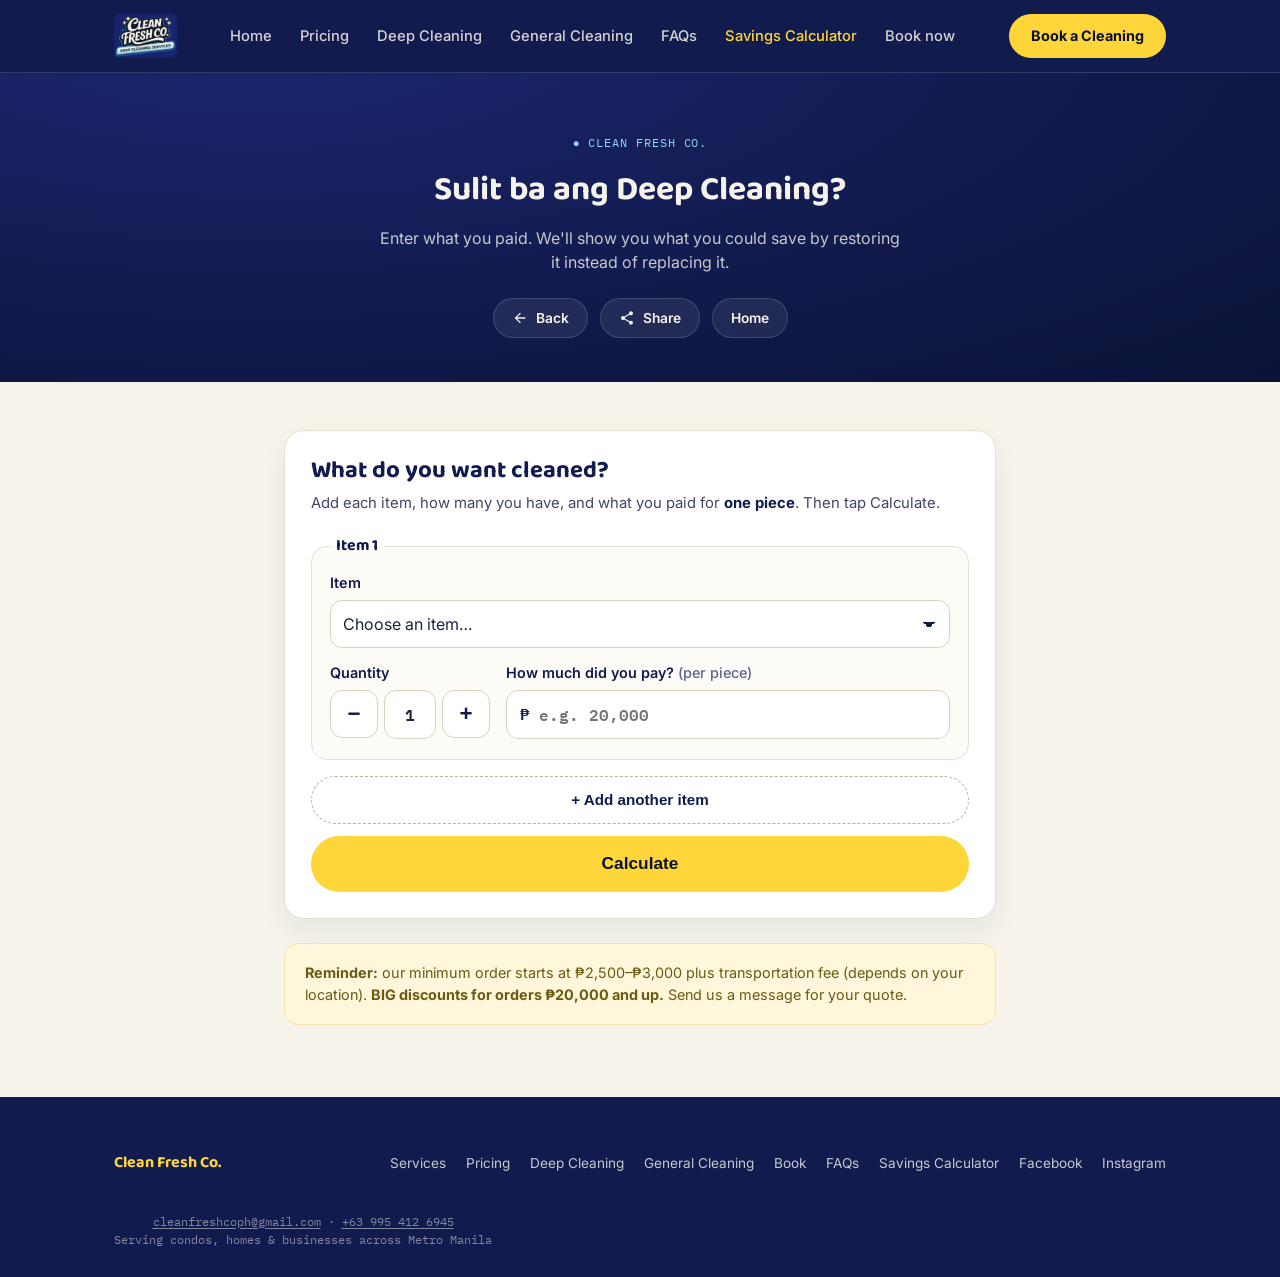
<file: calculator.html>
<!DOCTYPE html>
<html lang="en">
<head>
<meta charset="UTF-8">
<meta name="viewport" content="width=device-width, initial-scale=1.0">
<meta name="description" content="Enter what you paid for your sofa, mattress or carpet and see how much you could save by deep cleaning it instead of replacing it. Clean Fresh Co., Metro Manila.">
<link rel="canonical" href="https://cleanfreshco.com/calculator.html">
<meta property="og:type" content="website">
<meta property="og:url" content="https://cleanfreshco.com/calculator.html">
<meta property="og:image" content="https://cleanfreshco.com/assets/promo/savings-comparison.png">
<meta property="og:image:width" content="1598">
<meta property="og:image:height" content="1096">
<meta property="og:image:alt" content="A deep clean saves you more: brand new sofa ₱14,700 versus deep cleaning at ₱1,200">
<meta name="twitter:card" content="summary_large_image">
<meta property="og:site_name" content="Clean Fresh Co.">
<meta property="og:title" content="Sulit ba ang Deep Cleaning? | Clean Fresh Co.">
<meta property="og:description" content="Enter what you paid for your sofa, mattress or carpet and see how much you could save by deep cleaning it instead of replacing it. Clean Fresh Co., Metro Manila.">
<link rel="icon" href="/favicon.ico" sizes="48x48">
<link rel="icon" type="image/png" href="/favicon-32.png" sizes="32x32">
<link rel="icon" type="image/png" href="/icon-192.png" sizes="192x192">
<link rel="apple-touch-icon" href="/apple-touch-icon.png">
<meta name="theme-color" content="#121B4E">
<title>Sulit ba ang Deep Cleaning? | Clean Fresh Co.</title>
<link rel="preconnect" href="https://fonts.googleapis.com">
<link href="https://fonts.googleapis.com/css2?family=Baloo+2:wght@500;600;700;800&family=Inter:wght@400;500;600;700&family=IBM+Plex+Mono:wght@500;600&display=swap" rel="stylesheet">
<style>
  :root{
    --navy:#121B4E;
    --navy-deep:#0A1236;
    --gold:#FFD639;
    --cream:#F5F3EA;
    --sky:#8FD6EC;
    --ink:#1B2340;
    --line:rgba(255,255,255,0.14);
  }
  *{margin:0;padding:0;box-sizing:border-box;}
  html{scroll-behavior:smooth;}
  body{
    font-family:'Inter',sans-serif;
    background:var(--cream);
    color:var(--ink);
    line-height:1.5;
  }
  h1,h2,h3,.display{font-family:'Baloo 2',sans-serif;}
  .mono{font-family:'IBM Plex Mono',monospace;}
  a{text-decoration:none;color:inherit;}
  img{max-width:100%;display:block;}
  .wrap{max-width:1100px;margin:0 auto;padding:0 24px;}

  /* NAV (shared look with main site) */
  nav{
    position:sticky;top:0;z-index:50;
    background:var(--navy);
    border-bottom:1px solid var(--line);
  }
  nav .wrap{display:flex;align-items:center;justify-content:space-between;height:72px;gap:12px;}
  .brand{display:flex;align-items:center;}
  .brand img{height:44px;width:auto;display:block;border-radius:6px;}
  .nav-links{display:flex;gap:28px;align-items:center;}
  .nav-links a{color:var(--cream);opacity:0.85;font-size:0.92rem;font-weight:500;}
  .nav-links a:hover{opacity:1;}
  .nav-links a.active{opacity:1;color:var(--gold);}

  .btn{
    display:inline-flex;align-items:center;gap:8px;
    padding:11px 22px;border-radius:999px;
    font-weight:700;font-size:0.9rem;
    border:none;cursor:pointer;
    transition:transform 0.15s ease, box-shadow 0.15s ease;
  }
  .btn-gold{background:var(--gold);color:var(--navy-deep);position:relative;overflow:hidden;}
  .btn-gold::after{
    content:"";position:absolute;top:0;left:-60%;width:40%;height:100%;
    background:linear-gradient(115deg, transparent, rgba(255,255,255,0.55), transparent);
    transform:skewX(-20deg);transition:left 0.55s ease;
  }
  .btn-gold:hover::after{left:130%;}
  .btn-gold:hover{transform:translateY(-2px);box-shadow:0 8px 20px rgba(255,214,57,0.35);}

  /* PAGE HEADER */
  .faq-hero{
    background:radial-gradient(ellipse at 20% -10%, #1B2670 0%, var(--navy) 55%, var(--navy-deep) 100%);
    color:var(--cream);padding:56px 0 44px;text-align:center;
  }
  .faq-hero .kicker{
    font-family:'IBM Plex Mono';font-size:0.72rem;letter-spacing:0.08em;text-transform:uppercase;
    color:var(--sky);margin-bottom:14px;display:inline-block;
  }
  .faq-hero h1{font-size:2.1rem;font-weight:700;margin-bottom:10px;}
  .faq-hero p{opacity:0.8;max-width:520px;margin:0 auto;}
  .back-link{
    display:inline-flex;align-items:center;gap:6px;color:var(--sky);
    font-size:0.88rem;font-weight:600;margin-top:22px;opacity:0.9;
  }
  .back-link:hover{opacity:1;}

  /* NOTES + BANNERS (from pricing page) */
  .price-note{
    background:#FFF7DC;border:1px solid #F3E4A8;border-radius:14px;padding:18px 20px;
    font-size:0.86rem;color:#6B5A12;
  }
  .price-note ul{padding-left:18px;margin-top:6px;}
  .alt-links{display:flex;justify-content:center;gap:22px;flex-wrap:wrap;font-size:0.92rem;font-weight:600;margin-top:22px;}
  .alt-links a{color:#0B63F6;}
  .alt-links a:hover{text-decoration:underline;}
  .discount-banner{
    background:linear-gradient(120deg, var(--navy) 0%, var(--navy-deep) 100%);
    color:var(--cream);border-radius:16px;padding:22px 24px;margin-top:14px;
    display:flex;align-items:center;justify-content:space-between;gap:18px;flex-wrap:wrap;
  }
  .discount-banner .db-text strong{
    display:block;font-family:'Baloo 2';font-weight:700;color:var(--gold);
    font-size:1.05rem;margin-bottom:4px;
  }
  .discount-banner .db-text span{font-size:0.88rem;opacity:0.85;}
  .discount-banner .btn{flex-shrink:0;}

  .price-section{padding:48px 0 72px;}
  .price-note li{margin-bottom:4px;}


  /* SHARE + BACK */
  .hero-actions{display:flex;gap:12px;justify-content:center;flex-wrap:wrap;margin-top:24px;}
  .hero-actions .pill{
    display:inline-flex;align-items:center;gap:8px;cursor:pointer;
    padding:9px 18px;border-radius:999px;font-family:'Inter',sans-serif;font-size:0.86rem;font-weight:600;
    color:var(--cream);background:rgba(255,255,255,0.08);border:1.5px solid var(--line);
    transition:transform 0.15s ease, border-color 0.15s ease, background 0.15s ease;
  }
  .hero-actions .pill:hover{transform:translateY(-2px);border-color:var(--gold);color:var(--gold);}
  .hero-actions .pill svg{width:16px;height:16px;fill:currentColor;}
  .share-toast{
    position:fixed;left:50%;bottom:28px;transform:translate(-50%,20px);z-index:100;
    background:var(--navy-deep);color:var(--cream);padding:12px 20px;border-radius:12px;
    font-size:0.88rem;font-weight:500;box-shadow:0 12px 30px rgba(10,18,54,0.35);
    opacity:0;pointer-events:none;transition:opacity 0.25s ease, transform 0.25s ease;max-width:90vw;text-align:center;
  }
  .share-toast.show{opacity:1;transform:translate(-50%,0);}

  /* FOOTER (shared look) */
  footer{background:var(--navy);color:var(--cream);padding:44px 0 28px;margin-top:0;}
  footer .wrap{display:flex;justify-content:space-between;align-items:center;flex-wrap:wrap;gap:16px;}
  .foot-brand{font-family:'Baloo 2';font-weight:700;color:var(--gold);}
  .foot-links{display:flex;flex-wrap:wrap;gap:8px 20px;font-size:0.85rem;opacity:0.8;}
  .foot-bottom{
    text-align:center;font-size:0.78rem;opacity:0.5;margin-top:26px;
    font-family:'IBM Plex Mono';
  }

  @media (max-width:820px){
    .price-tabs{gap:8px;}
    .price-tab{padding:8px 14px;font-size:0.8rem;flex:1 1 auto;text-align:center;}
    .price-table td{padding:10px 12px;font-size:0.84rem;}
    .price-table caption{font-size:0.92rem;padding:10px 14px;}
    .discount-banner{flex-direction:column;text-align:center;padding:18px;}
    .discount-banner .btn{width:100%;justify-content:center;}

    .nav-links{
      position:absolute;top:72px;left:0;right:0;background:var(--navy);
      flex-direction:column;align-items:flex-start;padding:8px 24px 18px;
      display:none;border-bottom:1px solid var(--line);
    }
    .nav-links.open{display:flex;}
    .nav-links a{width:100%;padding:12px 0;border-bottom:1px solid var(--line);font-size:1rem;}
    .nav-links a:last-child{border-bottom:none;}
    .nav-toggle{display:flex;}
    .faq-hero h1{font-size:1.7rem;}
    .faq-answer{padding-left:0;}
  }
  @media (min-width:821px){
    .nav-toggle{display:none;}
  }
  .nav-toggle{
    background:transparent;border:none;cursor:pointer;padding:8px;
    flex-direction:column;gap:5px;
  }
  .nav-toggle span{display:block;width:22px;height:2px;background:var(--cream);border-radius:2px;transition:transform 0.2s ease, opacity 0.2s ease;}
  .nav-toggle[aria-expanded="true"] span:nth-child(1){transform:translateY(7px) rotate(45deg);}
  .nav-toggle[aria-expanded="true"] span:nth-child(2){opacity:0;}
  .nav-toggle[aria-expanded="true"] span:nth-child(3){transform:translateY(-7px) rotate(-45deg);}
  .nav-right{display:flex;align-items:center;gap:10px;}

  /* spacing polish (mobile) */
  @media (max-width:820px){
    .faq-hero{padding:36px 0 30px;}
    .faq-hero .kicker{margin-bottom:10px;}
    .faq-hero h1{margin-bottom:8px;}
    .hero-actions{margin-top:20px;gap:10px;}
    .hero-actions .pill{padding:8px 16px;}
  }

  /* Larger tap areas without changing the look */
  .nav-toggle{width:44px;height:44px;}
  .foot-links a{display:inline-block;padding:12px 0;}
  .foot-bottom a{text-decoration:underline;text-underline-offset:2px;}
  .ba-dot,.gcs-dot{position:relative;}
  .ba-dot::after,.gcs-dot::after{content:"";position:absolute;inset:-17px -4px;}
  .ba-arrow::after,.gcs-arrow::after{content:"";position:absolute;inset:-7px;}

  /* SAVINGS CALCULATOR */
  .calc-section{padding:48px 0 72px;}
  .calc-wrap{max-width:760px;}
  .calc-card{
    background:#fff;border:1px solid #E4E1D3;border-radius:20px;padding:26px;
    box-shadow:0 14px 30px rgba(18,27,78,0.06);
  }
  .calc-title{font-size:1.5rem;color:var(--navy);line-height:1.2;margin-bottom:6px;}
  .calc-intro{font-size:0.93rem;color:#3E4568;margin-bottom:20px;}
  .calc-intro strong{color:var(--navy);}

  .item-row{
    position:relative;border:1px solid #E4E1D3;border-radius:16px;
    padding:14px 18px 6px;margin:0 0 16px;background:#FCFBF6;min-width:0;
  }
  .item-row legend{font-family:'Baloo 2';font-weight:700;color:var(--navy);padding:0 6px;font-size:1rem;}
  .remove-row{
    position:absolute;top:-6px;right:6px;width:44px;height:44px;border-radius:50%;
    border:0;background:transparent;color:var(--navy);font-size:1.6rem;line-height:1;cursor:pointer;
  }
  .remove-row:hover{background:#EFEBDC;}
  .field{display:flex;flex-direction:column;gap:6px;margin-bottom:14px;min-width:0;}
  .field label{font-size:0.9rem;font-weight:600;color:var(--navy);}
  .field label .per{font-weight:500;color:#5C6690;}
  .field select,.field input{
    font-family:'Inter',sans-serif;font-size:16px;color:var(--ink);background:#fff;
    min-height:48px;width:100%;border:1.5px solid #D8D3BE;border-radius:12px;padding:10px 12px;
  }
  .field select{
    -webkit-appearance:none;appearance:none;padding-right:40px;
    background-image:linear-gradient(45deg,transparent 50%,var(--navy) 50%),linear-gradient(135deg,var(--navy) 50%,transparent 50%);
    background-position:calc(100% - 20px) 21px,calc(100% - 14px) 21px;background-size:6px 6px;background-repeat:no-repeat;
  }
  .field select:focus,.field input:focus{outline:3px solid rgba(255,214,57,0.9);outline-offset:1px;border-color:var(--navy);}
  .field [aria-invalid="true"]{border-color:#B42318;}
  .err{color:#B42318;font-size:0.85rem;font-weight:500;}
  .hint{color:#5C6690;font-size:0.84rem;}
  .row-grid{display:grid;grid-template-columns:1fr;gap:0 16px;}
  @media (min-width:560px){ .row-grid{grid-template-columns:160px 1fr;} }

  .qty{display:flex;align-items:stretch;gap:6px;}
  .qty input{text-align:center;font-family:'IBM Plex Mono',monospace;font-weight:600;flex:1;min-width:0;}
  .qty-btn{
    flex:0 0 48px;height:48px;border-radius:12px;border:1.5px solid #D8D3BE;background:#fff;
    color:var(--navy);font-size:1.4rem;font-weight:700;cursor:pointer;
  }
  .qty-btn:hover{border-color:var(--navy);}
  .money{position:relative;}
  .money span{
    position:absolute;left:14px;top:50%;transform:translateY(-50%);
    font-family:'IBM Plex Mono',monospace;font-weight:600;color:var(--navy);pointer-events:none;
  }
  .money input{padding-left:32px;font-family:'IBM Plex Mono',monospace;font-weight:600;}
  .check{display:flex;align-items:center;gap:12px;min-height:44px;margin:-4px 0 10px;cursor:pointer;font-size:0.92rem;color:var(--navy);}
  .check input{width:22px;height:22px;flex-shrink:0;accent-color:var(--navy);}
  .check em{font-style:normal;font-family:'IBM Plex Mono',monospace;color:#5C6690;font-size:0.85rem;}
  [hidden]{display:none !important;}

  .form-error{
    background:#FDECEA;border:1px solid #F5C2BD;color:#8A1C12;border-radius:12px;
    padding:12px 14px;font-size:0.9rem;margin-bottom:14px;
  }
  .calc-actions{display:flex;flex-direction:column;gap:12px;}
  .btn-add{
    justify-content:center;min-height:48px;background:transparent;color:var(--navy);
    border:1.5px dashed #B9B39A;font-size:0.95rem;
  }
  .btn-add:hover{border-color:var(--navy);background:#FAF8F0;}
  .btn-big{justify-content:center;width:100%;min-height:56px;font-size:1.08rem;}
  button:focus-visible,a:focus-visible{outline:3px solid var(--gold);outline-offset:2px;}

  /* results */
  .result{margin-top:24px;outline:none;}
  .stale-note{
    background:#FFF7DC;border:1px solid #F3E4A8;color:#6B5A12;border-radius:12px;
    padding:10px 14px;font-size:0.88rem;margin-bottom:14px;font-weight:500;
  }
  .result.is-stale .res-body{opacity:0.55;}
  .res-hero{
    background:linear-gradient(135deg,var(--navy) 0%,var(--navy-deep) 100%);color:var(--cream);
    border-radius:20px;padding:26px 22px;text-align:center;box-shadow:0 14px 34px rgba(10,18,54,0.22);
  }
  .res-label{font-family:'IBM Plex Mono',monospace;font-size:0.74rem;letter-spacing:0.08em;text-transform:uppercase;color:var(--sky);}
  .res-big{
    font-family:'Baloo 2';font-weight:800;color:var(--gold);line-height:1.1;margin:6px 0 4px;
    font-size:clamp(1.9rem,9vw,3rem);overflow-wrap:anywhere;
  }
  .res-pct{font-size:1.02rem;font-weight:600;}
  .res-soft{font-size:0.98rem;line-height:1.55;margin-top:10px;opacity:0.92;}
  .res-hero .res-pct-big{font-family:'Baloo 2';font-weight:700;color:var(--gold);font-size:1.5rem;line-height:1.2;}
  .res-totals{
    background:#fff;border:1px solid #E4E1D3;border-radius:16px;padding:6px 18px;margin-top:16px;
  }
  .res-line{display:flex;justify-content:space-between;align-items:baseline;gap:14px;padding:10px 0;font-size:0.93rem;border-top:1px solid #EEEBDE;}
  .res-line:first-child{border-top:0;}
  .res-line b{font-family:'IBM Plex Mono',monospace;color:var(--navy);text-align:right;overflow-wrap:anywhere;}
  .res-line.strong{font-weight:700;color:var(--navy);}
  .res-items-title{font-size:1.1rem;color:var(--navy);margin:22px 0 10px;}
  .res-items{display:flex;flex-direction:column;gap:10px;list-style:none;}
  .res-item{background:#fff;border:1px solid #E4E1D3;border-radius:14px;padding:12px 16px;}
  .res-item h4{font-family:'Baloo 2';font-weight:700;color:var(--navy);font-size:1rem;margin-bottom:2px;}
  .res-item .res-line{padding:6px 0;font-size:0.88rem;}
  .res-item .quote-msg{font-size:0.9rem;color:#6B5A12;background:#FFF7DC;border-radius:10px;padding:8px 10px;margin:6px 0 4px;}
  .res-note{font-size:0.86rem;color:#5C6690;margin-top:10px;}
  .disclaimer{font-size:0.82rem;color:#5C6690;margin-top:14px;font-style:italic;}
  .cta-block{margin-top:20px;display:flex;flex-direction:column;gap:10px;}
  .cta-block .btn-big{text-align:center;}
  .copy-status{font-size:0.88rem;color:var(--navy);font-weight:500;min-height:1.2em;text-align:center;}
  .summary-box{margin-top:6px;}
  .summary-box label{display:block;font-size:0.86rem;font-weight:600;color:var(--navy);margin-bottom:6px;}
  .summary-box textarea{
    width:100%;min-height:170px;font-family:'IBM Plex Mono',monospace;font-size:16px;line-height:1.45;
    border:1.5px solid #D8D3BE;border-radius:12px;padding:10px 12px;color:var(--ink);background:#FCFBF6;resize:vertical;
  }
  .btn-copy{
    justify-content:center;min-height:48px;width:100%;margin-top:8px;background:#fff;color:var(--navy);
    border:1.5px solid var(--navy);
  }
  .min-note{margin-top:24px;font-size:0.9rem;line-height:1.55;}

  @media (max-width:820px){
    .calc-section{padding:28px 0 56px;}
  }
  @media (max-width:420px){
    .calc-section .wrap{padding:0 14px;}
    .calc-card{padding:18px 14px;border-radius:18px;}
    .item-row{padding:12px 12px 4px;}
    .res-hero{padding:22px 16px;}
    .res-totals{padding:4px 14px;}
  }

  /* Sticky mobile booking bar */
  .mbar{display:none;}
  @media (max-width:820px){
    .mbar{
      display:flex;gap:10px;position:fixed;left:0;right:0;bottom:0;z-index:60;
      padding:10px 16px calc(10px + env(safe-area-inset-bottom));
      background:rgba(10,18,54,0.96);border-top:1px solid var(--line);
      transform:translateY(110%);transition:transform 0.25s ease;
    }
    .mbar.show{transform:none;}
    .mbar a{flex:1;display:flex;align-items:center;justify-content:center;min-height:48px;border-radius:999px;font-weight:700;font-size:0.95rem;}
    .mbar .m-call{border:1.5px solid rgba(255,255,255,0.35);color:var(--cream);}
    .mbar .m-msg{background:var(--gold);color:var(--navy-deep);}
    body{padding-bottom:76px;}
  }
  @media (prefers-reduced-motion:reduce){ .mbar{transition:none;} }

  /* Room for the Calculator link at mid widths */
  @media (min-width:821px) and (max-width:1080px){
    .nav-links{gap:18px;}
    .nav-links a{font-size:0.86rem;}
  }
  @media (min-width:821px) and (max-width:900px){
    .nav-links{gap:12px;}
    .nav-links a{font-size:0.8rem;}
    .nav-right .btn-gold{padding:9px 14px;font-size:0.82rem;}
  }
</style>
</head>
<body>

<nav>
  <div class="wrap">
    <a href="index.html" class="brand"><img src="assets/logo.jpeg" alt="Clean Fresh Co."></a>
    <div class="nav-links" id="navLinks">
      <a href="index.html">Home</a>
      <a href="pricing.html">Pricing</a>
      <a href="deep-cleaning.html">Deep Cleaning</a>
      <a href="general-cleaning.html">General Cleaning</a>
      <a href="faq.html">FAQs</a>
      <a href="calculator.html" class="active">Savings Calculator</a>
      <a href="index.html#book">Book now</a>
    </div>
    <div class="nav-right">
      <a href="https://m.me/522847734243823" target="_blank" rel="noopener" class="btn btn-gold">Book a Cleaning</a>
      <button class="nav-toggle" id="navToggle" aria-expanded="false" aria-controls="navLinks" aria-label="Toggle menu">
        <span></span><span></span><span></span>
      </button>
    </div>
  </div>
</nav>

<section class="faq-hero">
  <div class="wrap">
    <span class="kicker">● Clean Fresh Co.</span>
    <h1>Sulit ba ang Deep Cleaning?</h1>
    <p>Enter what you paid. We'll show you what you could save by restoring it instead of replacing it.</p>
    <div class="hero-actions">
      <button type="button" class="pill" data-back><svg viewBox="0 0 24 24" aria-hidden="true"><path d="M20 11H7.83l5.59-5.59L12 4l-8 8 8 8 1.41-1.41L7.83 13H20z"/></svg> Back</button>
      <button type="button" class="pill" data-share><svg viewBox="0 0 24 24" aria-hidden="true"><path d="M18 16.08c-.76 0-1.44.3-1.96.77L8.91 12.7c.05-.23.09-.46.09-.7s-.04-.47-.09-.7l7.05-4.11c.54.5 1.25.81 2.04.81 1.66 0 3-1.34 3-3s-1.34-3-3-3-3 1.34-3 3c0 .24.04.47.09.7L8.04 9.81C7.5 9.31 6.79 9 6 9c-1.66 0-3 1.34-3 3s1.34 3 3 3c.79 0 1.5-.31 2.04-.81l7.12 4.16c-.05.21-.08.43-.08.65 0 1.61 1.31 2.92 2.92 2.92s2.92-1.31 2.92-2.92-1.31-2.92-2.92-2.92z"/></svg> Share</button>
      <a href="index.html" class="pill">Home</a>
    </div>
  </div>
</section>

<section class="calc-section" id="calculator">
  <div class="wrap calc-wrap">
    <form class="calc-card" id="calcForm" novalidate>
      <h2 class="calc-title">What do you want cleaned?</h2>
      <p class="calc-intro">Add each item, how many you have, and what you paid for <strong>one piece</strong>. Then tap Calculate.</p>

      <div id="rows"></div>

      <p class="form-error" id="formError" role="alert" hidden></p>

      <div class="calc-actions">
        <button type="button" class="btn btn-add" id="addRow">+ Add another item</button>
        <button type="submit" class="btn btn-gold btn-big" id="calcBtn">Calculate</button>
      </div>
    </form>

    <div class="result" id="result" aria-live="polite" tabindex="-1" hidden></div>

    <div class="price-note min-note">
      <strong>Reminder:</strong> our minimum order starts at ₱2,500–₱3,000 plus transportation fee (depends on your location). <strong>BIG discounts for orders ₱20,000 and up.</strong> Send us a message for your quote.
    </div>
  </div>
</section>

<template id="rowTpl">
  <fieldset class="item-row">
    <legend>Item <span class="row-num">1</span></legend>
    <button type="button" class="remove-row" aria-label="Remove this item">&times;</button>
    <div class="field">
      <label data-for="item">Item</label>
      <select data-f="item" required>
        <option value="">Choose an item…</option>
      </select>
      <p class="err" data-err="item" hidden></p>
    </div>
    <label class="check" data-sofa hidden>
      <input type="checkbox" data-f="lshape">
      <span>Pull-out, extension, or L-shaped <em>(+₱500)</em></span>
    </label>
    <div class="row-grid">
      <div class="field">
        <label data-for="qty">Quantity</label>
        <div class="qty">
          <button type="button" class="qty-btn" data-step="-1" aria-label="One less">&minus;</button>
          <input type="text" data-f="qty" inputmode="numeric" pattern="[0-9]*" value="1" maxlength="2" autocomplete="off">
          <button type="button" class="qty-btn" data-step="1" aria-label="One more">+</button>
        </div>
        <p class="err" data-err="qty" hidden></p>
      </div>
      <div class="field">
        <label data-for="paid">How much did you pay? <span class="per">(per piece)</span></label>
        <div class="money">
          <span aria-hidden="true">₱</span>
          <input type="text" data-f="paid" inputmode="numeric" pattern="[0-9,]*" placeholder="e.g. 20,000" autocomplete="off">
        </div>
        <p class="hint" data-quote-hint hidden>Not needed for this item: we quote it from a photo.</p>
        <p class="err" data-err="paid" hidden></p>
      </div>
    </div>
  </fieldset>
</template>

<div class="share-toast" id="shareToast" role="status" aria-live="polite"></div>

<footer>
  <div class="wrap">
    <div class="foot-brand">Clean Fresh Co.</div>
    <div class="foot-links">
      <a href="index.html#services">Services</a>
      <a href="pricing.html">Pricing</a>
      <a href="deep-cleaning.html">Deep Cleaning</a>
      <a href="general-cleaning.html">General Cleaning</a>
      <a href="index.html#book">Book</a>
      <a href="faq.html">FAQs</a>
      <a href="calculator.html">Savings Calculator</a>
      <a href="https://www.facebook.com/cleanfreshcodeepcleaning/" target="_blank" rel="noopener">Facebook</a>
      <a href="https://www.instagram.com/_cleanfreshco/" target="_blank" rel="noopener">Instagram</a>
    </div>
  </div>
  <div class="wrap">
    <div class="foot-bottom"><a href="mailto:cleanfreshcoph@gmail.com">cleanfreshcoph@gmail.com</a> · <a href="tel:+639954126945">+63 995 412 6945</a><br>Serving condos, homes &amp; businesses across Metro Manila</div>
  </div>
</footer>

<script>
  const navToggle = document.getElementById('navToggle');
  const navLinks = document.getElementById('navLinks');
  navToggle.addEventListener('click', () => {
    const isOpen = navLinks.classList.toggle('open');
    navToggle.setAttribute('aria-expanded', isOpen ? 'true' : 'false');
  });

  /* Share to Facebook Messenger */
  (function(){
    const toast = document.getElementById('shareToast');
    let t;
    function say(msg){
      toast.textContent = msg; toast.classList.add('show');
      clearTimeout(t); t = setTimeout(() => toast.classList.remove('show'), 3200);
    }
    function copy(text){
      if (navigator.clipboard && window.isSecureContext) return navigator.clipboard.writeText(text);
      return new Promise((res, rej) => {
        const ta = document.createElement('textarea');
        ta.value = text; ta.style.position = 'fixed'; ta.style.opacity = '0';
        document.body.appendChild(ta); ta.select();
        try { document.execCommand('copy') ? res() : rej(); } catch(e){ rej(e); }
        document.body.removeChild(ta);
      });
    }
    document.querySelectorAll('[data-share]').forEach(btn => {
      btn.addEventListener('click', async () => {
        const url = location.href.split('#')[0] + (location.hash || '');
        const isMobile = /Android|iPhone|iPad|iPod/i.test(navigator.userAgent);
        if (isMobile) {
          // Opens the Messenger app's share screen
          window.location.href = 'fb-messenger://share/?link=' + encodeURIComponent(url);
          // If the app isn't installed, fall back to the native share sheet / copy
          setTimeout(async () => {
            if (document.hidden) return;
            if (navigator.share) { try { await navigator.share({ title: document.title, url }); } catch(e){} }
            else { copy(url).then(() => say('Link copied — paste it in Messenger')).catch(() => say(url)); }
          }, 1200);
        } else {
          copy(url).then(() => say('Link copied — paste it in Messenger')).catch(() => say(url));
          window.open('https://www.messenger.com/', '_blank', 'noopener');
        }
      });
    });
  })();

  /* SAVINGS CALCULATOR
     Prices mirror pricing.html. Update both together. */
  const SOFT_MESSAGE_THRESHOLD = 0.5;   // cleaning >= 50% of what they paid -> soft message
  const MESSENGER_URL = 'https://m.me/522847734243823';
  const L_SHAPE_ADDON = 500;
  const PRICES = [
    { group: 'Beds', items: [
      { id: 'bed-single', name: 'Single / Twin bed', price: 1200 },
      { id: 'bed-double', name: 'Double / Full bed', price: 1550 },
      { id: 'bed-queen',  name: 'Queen bed', price: 1800 },
      { id: 'bed-king',   name: 'King bed', price: 2200 },
      { id: 'bed-bigger', name: 'Bed bigger than King', quote: true }
    ]},
    { group: 'Sofas', items: [
      { id: 'sofa-2', name: '2-seater sofa', price: 1200, sofa: true },
      { id: 'sofa-3', name: '3-seater sofa', price: 1650, sofa: true },
      { id: 'sofa-4', name: '4-seater sofa', price: 2200, sofa: true },
      { id: 'sofa-5', name: '5-seater sofa', price: 2700, sofa: true },
      { id: 'sofa-bigger', name: 'Sofa bigger than 5-seater', quote: true }
    ]},
    { group: 'Carpets', items: [
      { id: 'carpet-s', name: 'Small carpet (90 × 150 cm)', price: 1200 },
      { id: 'carpet-m', name: 'Medium carpet (150 × 210 cm)', price: 1900 },
      { id: 'carpet-l', name: 'Large carpet (180 × 270 cm)', price: 2450 },
      { id: 'carpet-bigger', name: 'Carpet bigger than large', quote: true }
    ]},
    { group: 'Chairs & Others', items: [
      { id: 'chair',    name: 'Dining / office chair (fabric)', price: 350 },
      { id: 'sofa-1',   name: '1-seater sofa', min: 550, max: 800 },
      { id: 'ottoman',  name: 'Ottoman / elongated', min: 550, max: 1500 },
      { id: 'accent',   name: 'Accent chair', min: 800, max: 2000 },
      { id: 'stroller', name: 'Baby or pet stroller', min: 1200, max: 2500 },
      { id: 'recliner', name: 'Spa / recliner / gaming chair', min: 1000, max: 2500 },
      { id: 'pillow',   name: 'Pillow', min: 100, max: 200 }
    ]}
  ];

  (function(){
    const ITEMS = {};
    PRICES.forEach(g => g.items.forEach(it => {
      if (it.price != null) { it.min = it.price; it.max = it.price; }
      ITEMS[it.id] = it;
    }));

    const form = document.getElementById('calcForm');
    const rowsEl = document.getElementById('rows');
    const tpl = document.getElementById('rowTpl');
    const result = document.getElementById('result');
    const formError = document.getElementById('formError');
    const reduceMotion = window.matchMedia && window.matchMedia('(prefers-reduced-motion: reduce)').matches;
    let uid = 0, hasResult = false;

    const digits = s => String(s || '').replace(/\D/g, '');
    const commas = n => String(Math.round(n)).replace(/\B(?=(\d{3})+(?!\d))/g, ',');
    const peso = n => (n < 0 ? '-₱' : '₱') + commas(Math.abs(n));
    const pesoRange = (a, b) => a === b ? peso(a) : peso(a) + '–' + peso(b);
    const pctOf = p => p < 0.01 ? 'less than 1%' : Math.round(p * 100) + '%';
    const pctRange = (a, b) => {
      const A = pctOf(a), B = pctOf(b);
      return A === B ? A : A.replace('%', '') + '–' + B;
    };
    const esc = s => String(s).replace(/[&<>"]/g, c => ({ '&': '&amp;', '<': '&lt;', '>': '&gt;', '"': '&quot;' }[c]));

    /* ---------- rows ---------- */
    function buildSelect(sel){
      PRICES.forEach(g => {
        const og = document.createElement('optgroup'); og.label = g.group;
        g.items.forEach(it => {
          const o = document.createElement('option'); o.value = it.id;
          o.textContent = it.name + ' · ' + (it.quote ? 'quote' : pesoRange(it.min, it.max));
          og.appendChild(o);
        });
        sel.appendChild(og);
      });
    }

    function addRow(){
      const frag = tpl.content.cloneNode(true);
      const row = frag.querySelector('.item-row');
      const n = ++uid;
      row.querySelectorAll('[data-f]').forEach(inp => { inp.id = 'r' + n + '-' + inp.dataset.f; });
      row.querySelectorAll('label[data-for]').forEach(l => { l.htmlFor = 'r' + n + '-' + l.dataset.for; });
      row.querySelectorAll('[data-err]').forEach(e => { e.id = 'r' + n + '-err-' + e.dataset.err; });
      buildSelect(row.querySelector('[data-f="item"]'));
      rowsEl.appendChild(frag);
      renumber();
      return row;
    }

    function renumber(){
      const rows = [...rowsEl.querySelectorAll('.item-row')];
      rows.forEach((r, i) => {
        r.querySelector('.row-num').textContent = i + 1;
        r.querySelector('.remove-row').hidden = rows.length === 1;
        r.querySelector('.remove-row').setAttribute('aria-label', 'Remove item ' + (i + 1));
      });
    }

    function syncRow(row){
      const it = ITEMS[row.querySelector('[data-f="item"]').value];
      row.querySelector('[data-sofa]').hidden = !(it && it.sofa);
      if (!(it && it.sofa)) row.querySelector('[data-f="lshape"]').checked = false;
      row.querySelector('[data-quote-hint]').hidden = !(it && it.quote);
    }

    /* Live thousands separators, keeping the cursor in place */
    function formatMoney(inp){
      const pos = inp.selectionStart == null ? inp.value.length : inp.selectionStart;
      const before = digits(inp.value.slice(0, pos)).length;
      let d = digits(inp.value).replace(/^0+(?=\d)/, '').slice(0, 9);
      inp.value = d ? commas(+d) : '';
      let i = 0, seen = 0;
      while (i < inp.value.length && seen < before) { if (/\d/.test(inp.value[i])) seen++; i++; }
      try { inp.setSelectionRange(i, i); } catch (e) {}
    }

    function markStale(){
      if (!hasResult || result.classList.contains('is-stale')) return;
      result.classList.add('is-stale');
      const note = document.createElement('p');
      note.className = 'stale-note';
      note.textContent = 'You changed something. Tap Calculate again to update your estimate.';
      result.prepend(note);
    }

    rowsEl.addEventListener('input', e => {
      const f = e.target.dataset.f;
      if (f === 'paid') formatMoney(e.target);
      if (f === 'qty') e.target.value = digits(e.target.value).slice(0, 2);
      if (f === 'item') syncRow(e.target.closest('.item-row'));
      clearErr(e.target);
      markStale();
    });
    rowsEl.addEventListener('change', e => {
      if (e.target.dataset.f === 'item') { syncRow(e.target.closest('.item-row')); clearErr(e.target); }
      markStale();
    });
    rowsEl.addEventListener('click', e => {
      const step = e.target.closest('.qty-btn');
      if (step) {
        const inp = step.parentNode.querySelector('input');
        const v = Math.min(99, Math.max(1, (parseInt(digits(inp.value), 10) || 0) + (+step.dataset.step)));
        inp.value = v; clearErr(inp); markStale();
        return;
      }
      const rm = e.target.closest('.remove-row');
      if (rm) {
        const row = rm.closest('.item-row');
        const next = row.nextElementSibling || row.previousElementSibling;
        row.remove(); renumber(); markStale();
        if (next) next.querySelector('select').focus();
      }
    });
    document.getElementById('addRow').addEventListener('click', () => {
      const row = addRow(); markStale();
      row.querySelector('select').focus();
    });

    /* ---------- validation ---------- */
    function setErr(inp, msg){
      const row = inp.closest('.item-row');
      const err = row.querySelector('[data-err="' + inp.dataset.f + '"]');
      err.textContent = msg; err.hidden = false;
      inp.setAttribute('aria-invalid', 'true');
      inp.setAttribute('aria-describedby', err.id);
    }
    function clearErr(inp){
      if (!inp.dataset || !inp.dataset.f) return;
      const row = inp.closest('.item-row');
      const err = row && row.querySelector('[data-err="' + inp.dataset.f + '"]');
      if (err) err.hidden = true;
      inp.removeAttribute('aria-invalid');
      inp.removeAttribute('aria-describedby');
    }

    function readRows(){
      const out = [], bad = [];
      rowsEl.querySelectorAll('.item-row').forEach((row, i) => {
        const sel = row.querySelector('[data-f="item"]');
        const qtyIn = row.querySelector('[data-f="qty"]');
        const paidIn = row.querySelector('[data-f="paid"]');
        [sel, qtyIn, paidIn].forEach(clearErr);
        const it = ITEMS[sel.value];
        const qty = parseInt(digits(qtyIn.value), 10) || 0;
        const paid = parseInt(digits(paidIn.value), 10) || 0;
        if (!it) { setErr(sel, 'Please choose an item.'); bad.push(sel); }
        if (qty < 1) { setErr(qtyIn, 'Quantity must be at least 1.'); bad.push(qtyIn); }
        if (it && !it.quote && paid <= 0) {
          setErr(paidIn, paidIn.value.trim() ? 'Please enter an amount more than ₱0.' : 'Please enter how much you paid for one piece.');
          bad.push(paidIn);
        }
        if (it) out.push({ n: i + 1, it, qty, paid, lshape: !!(it.sofa && row.querySelector('[data-f="lshape"]').checked) });
      });
      return { out, bad };
    }

    /* ---------- calculation ---------- */
    function compute(list){
      const lines = list.map(r => {
        if (r.it.quote) return Object.assign({ quote: true }, r);
        const add = r.lshape ? L_SHAPE_ADDON : 0;
        const cMin = (r.it.min + add) * r.qty, cMax = (r.it.max + add) * r.qty;
        const paidTotal = r.paid * r.qty;
        return Object.assign({ cMin, cMax, paidTotal }, r);
      });
      const priced = lines.filter(l => !l.quote);
      const t = priced.reduce((a, l) => ({ paid: a.paid + l.paidTotal, cMin: a.cMin + l.cMin, cMax: a.cMax + l.cMax }), { paid: 0, cMin: 0, cMax: 0 });
      t.sMin = t.paid - t.cMax; t.sMax = t.paid - t.cMin;
      t.rMin = t.paid ? t.cMin / t.paid : 0; t.rMax = t.paid ? t.cMax / t.paid : 0;
      t.soft = t.rMax >= SOFT_MESSAGE_THRESHOLD;   // judged on the higher price (safer, honest)
      return { lines, priced, quotes: lines.filter(l => l.quote), t };
    }

    const itemLabel = l => l.it.name + (l.lshape ? ' (pull-out / L-shaped)' : '') + (l.qty > 1 ? ' × ' + l.qty : '');
    function lineSavings(l){
      const lo = l.paidTotal - l.cMax, hi = l.paidTotal - l.cMin;
      if (hi <= 0) return 'No savings on this item';
      if (lo < 0) return 'up to ' + peso(hi);
      return pesoRange(lo, hi);
    }

    function summaryText(r){
      const L = ['Hi Clean Fresh Co.! Here is my estimate from your Savings Calculator:', ''];
      r.lines.forEach(l => {
        if (l.quote) L.push('- ' + itemLabel(l) + ': please quote (I will send a photo)');
        else L.push('- ' + itemLabel(l) + ': paid ' + peso(l.paidTotal) + ', your price ' + pesoRange(l.cMin, l.cMax));
      });
      if (r.priced.length) {
        L.push('', 'Total paid: ' + peso(r.t.paid), 'Estimated cleaning: ' + pesoRange(r.t.cMin, r.t.cMax));
        if (!r.t.soft) L.push('Estimated savings: ' + pesoRange(r.t.sMin, r.t.sMax));
        L.push('Cleaning is ' + pctRange(r.t.rMin, r.t.rMax) + ' of what I paid.');
      }
      L.push('', 'My location: ', '(Estimate only. Final quote after photo and location.)');
      return L.join('\n');
    }

    /* ---------- render ---------- */
    function render(r){
      const t = r.t, P = [];
      P.push('<div class="res-body">');
      if (r.priced.length) {
        if (!t.soft) {
          P.push('<div class="res-hero"><div class="res-label">Estimated savings</div>' +
            '<div class="res-big"><span data-count="' + t.sMin + '">' + peso(t.sMin) + '</span>' +
            (t.sMin !== t.sMax ? '–<span data-count="' + t.sMax + '">' + peso(t.sMax) + '</span>' : '') + '</div>' +
            '<p class="res-pct">Cleaning is only ' + pctRange(t.rMin, t.rMax) + ' of what you paid.</p></div>');
        } else {
          P.push('<div class="res-hero"><div class="res-label">Your estimate</div>' +
            '<p class="res-pct-big">Cleaning is about ' + pctRange(t.rMin, t.rMax) + ' of what you paid.</p>' +
            '<p class="res-soft">Cleaning is more than half of what you paid. If it\'s about hygiene, odors, allergies, or you simply love the piece, we\'re happy to help. Send us a message.</p></div>');
        }
        P.push('<div class="res-totals">' +
          '<div class="res-line"><span>Total you paid</span><b>' + peso(t.paid) + '</b></div>' +
          '<div class="res-line"><span>Estimated cleaning cost</span><b>' + pesoRange(t.cMin, t.cMax) + '</b></div>' +
          (!t.soft ? '<div class="res-line strong"><span>Estimated savings</span><b>' + pesoRange(t.sMin, t.sMax) + '</b></div>' : '') +
          '</div>');
      } else {
        P.push('<div class="res-hero"><div class="res-label">Your estimate</div>' +
          '<p class="res-pct-big">Send us a photo for a quote</p>' +
          '<p class="res-soft">These items are bigger than our listed sizes, so we price them from a photo.</p></div>');
      }

      P.push('<h3 class="res-items-title">Item by item</h3><ul class="res-items">');
      r.lines.forEach(l => {
        P.push('<li class="res-item"><h4>' + esc(itemLabel(l)) + '</h4>');
        if (l.quote) P.push('<p class="quote-msg">Send us a photo for a quote.</p>');
        else P.push(
          '<div class="res-line"><span>You paid</span><b>' + peso(l.paidTotal) + '</b></div>' +
          '<div class="res-line"><span>Our price</span><b>' + pesoRange(l.cMin, l.cMax) + '</b></div>' +
          (t.soft ? '' : '<div class="res-line"><span>Estimated savings</span><b>' + lineSavings(l) + '</b></div>'));
        P.push('</li>');
      });
      P.push('</ul>');
      if (r.quotes.length && r.priced.length) P.push('<p class="res-note">Items marked "send us a photo" are not included in the totals.</p>');
      if (r.priced.some(l => l.cMin !== l.cMax)) P.push('<p class="res-note">Some items have a price range. The final price depends on size and material.</p>');
      P.push('<p class="disclaimer">Estimate only. Final quote after photo and location. Results depend on the item\'s material and condition.</p>');
      P.push('</div>');

      P.push('<div class="cta-block">' +
        '<a class="btn btn-gold btn-big" id="sendMsg" href="' + MESSENGER_URL + '" target="_blank" rel="noopener">Send my estimate on Messenger</a>' +
        '<p class="copy-status" id="copyStatus" role="status"></p>' +
        '<div class="summary-box"><label for="summaryText">Your estimate (paste this in the chat)</label>' +
        '<textarea id="summaryText" readonly></textarea>' +
        '<button type="button" class="btn btn-copy" id="copyBtn">Copy</button></div></div>');

      result.innerHTML = P.join('');
      result.classList.remove('is-stale');
      result.hidden = false;
      hasResult = true;
      document.getElementById('summaryText').value = summaryText(r);
      wireCta();
      countUp();
      result.focus({ preventScroll: true });
      result.scrollIntoView({ behavior: reduceMotion ? 'auto' : 'smooth', block: 'start' });
    }

    function countUp(){
      const els = result.querySelectorAll('[data-count]');
      if (reduceMotion || !window.requestAnimationFrame) return;
      const start = performance.now(), D = 1200;
      els.forEach(el => { el.textContent = peso(0); });
      (function tick(now){
        const p = Math.min(1, (now - start) / D), e = 1 - Math.pow(1 - p, 3);
        els.forEach(el => { el.textContent = peso(+el.dataset.count * e); });
        if (p < 1) requestAnimationFrame(tick);
      })(start);
    }

    /* ---------- copy ---------- */
    function legacyCopy(text){
      const ta = document.getElementById('summaryText');
      let ok = false;
      try {
        ta.focus(); ta.select(); ta.setSelectionRange(0, text.length);
        ok = document.execCommand('copy');
      } catch (e) { ok = false; }
      return ok;
    }
    function copyText(text){
      if (navigator.clipboard && window.isSecureContext) {
        return navigator.clipboard.writeText(text).then(() => true, () => legacyCopy(text));
      }
      return Promise.resolve(legacyCopy(text));
    }
    function wireCta(){
      const status = document.getElementById('copyStatus');
      const text = () => document.getElementById('summaryText').value;
      const report = ok => {
        status.textContent = ok ? 'Estimate copied. Paste it in the Messenger chat.'
                                : 'Couldn\'t copy automatically. Copy your estimate from the box below.';
      };
      // The link itself opens Messenger, so it works even if copying fails.
      document.getElementById('sendMsg').addEventListener('click', () => { copyText(text()).then(report, () => report(false)); });
      document.getElementById('copyBtn').addEventListener('click', () => { copyText(text()).then(report, () => report(false)); });
    }

    /* ---------- submit ---------- */
    form.addEventListener('submit', e => {
      e.preventDefault();
      const { out, bad } = readRows();
      if (bad.length) {
        formError.textContent = bad.length === 1 ? 'Please fix the highlighted field.' : 'Please fix the ' + bad.length + ' highlighted fields.';
        formError.hidden = false;
        bad[0].focus();
        return;
      }
      formError.hidden = true;
      render(compute(out));
    });

    addRow();
  })();

  /* Back to previous page */
  document.querySelectorAll('[data-back]').forEach(btn => {
    btn.addEventListener('click', () => {
      const sameSite = document.referrer && new URL(document.referrer).origin === location.origin;
      if (sameSite && history.length > 1) history.back();
      else if (history.length > 1 && !document.referrer) history.back();
      else location.href = 'index.html';
    });
  });
</script>

<div class="mbar" id="mbar" aria-label="Quick booking">
  <a href="tel:+639954126945" class="m-call">Call</a>
  <a href="https://m.me/522847734243823" target="_blank" rel="noopener" class="m-msg">Message Us</a>
</div>
<script>
  (function(){
    const bar=document.getElementById('mbar');
    const onScroll=()=>bar.classList.toggle('show', window.scrollY>480);
    window.addEventListener('scroll', onScroll, {passive:true}); onScroll();
  })();
</script>
</body>
</html>
</file>
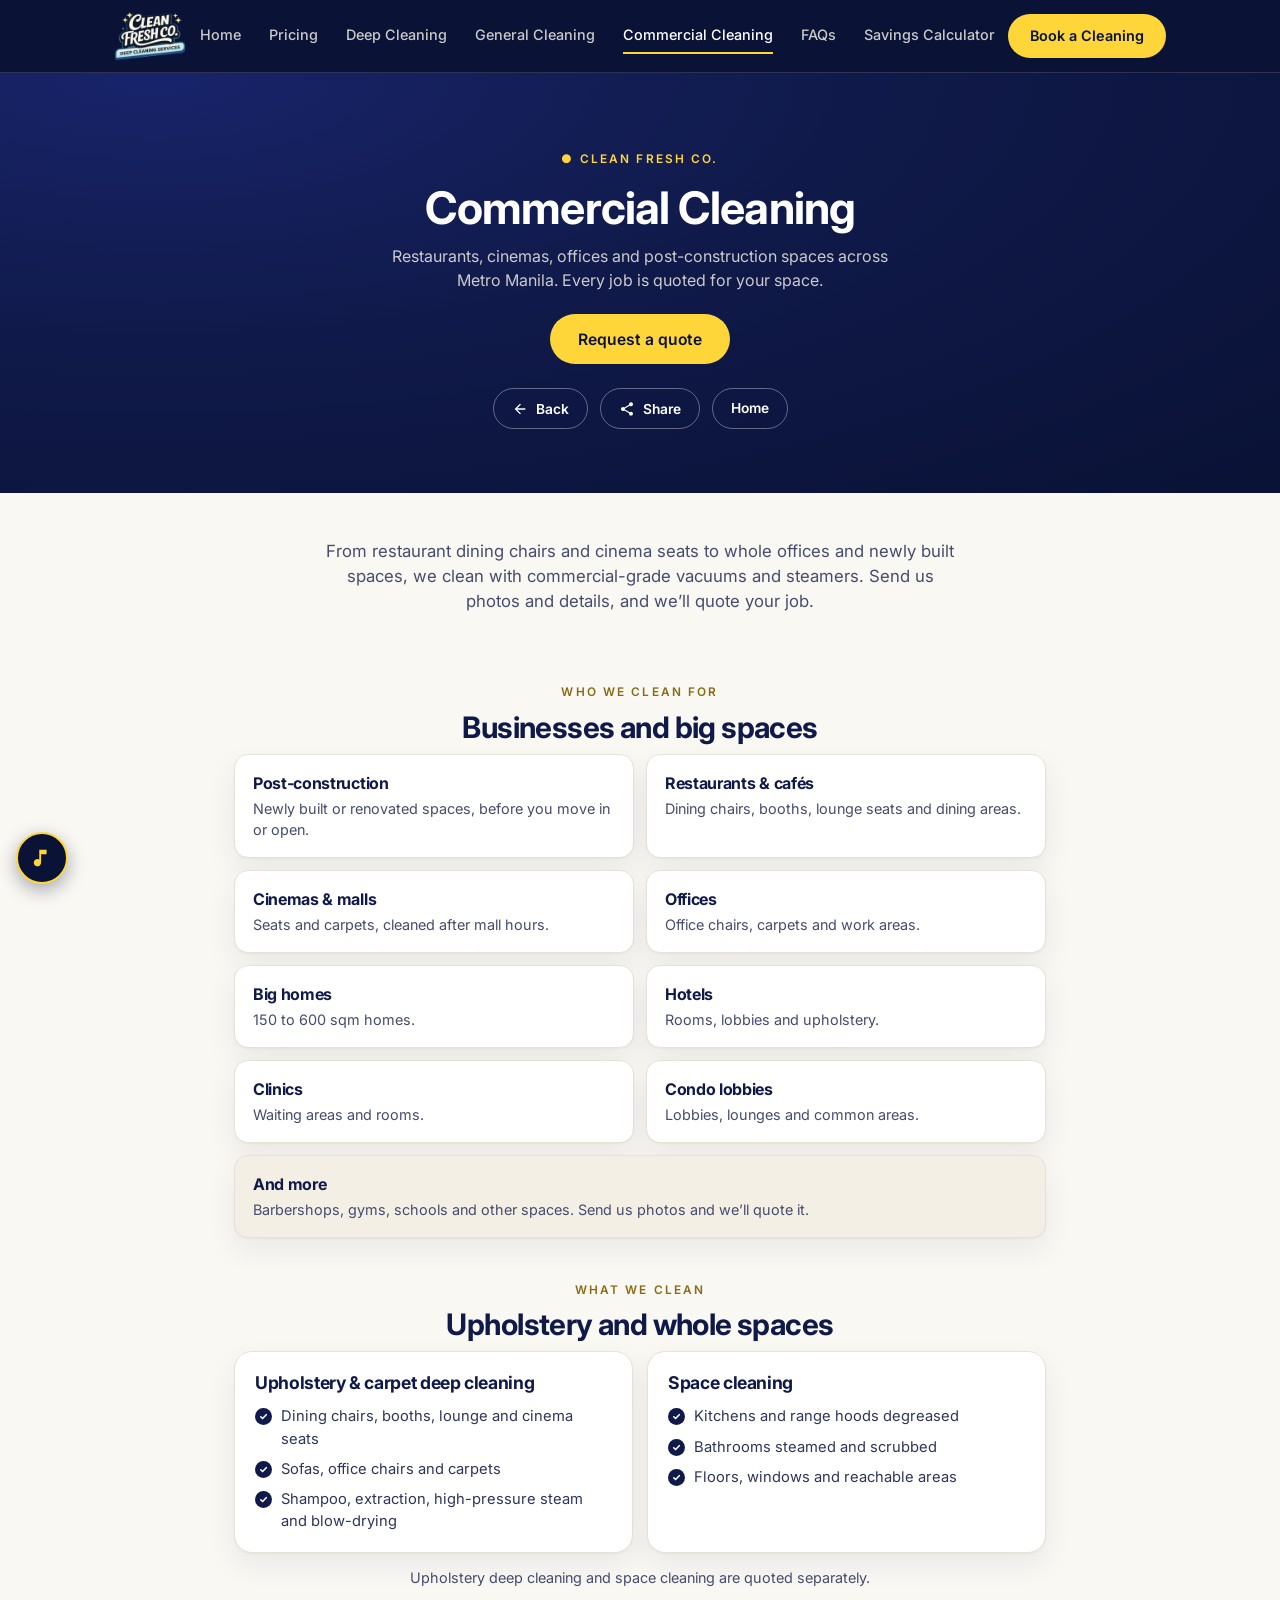
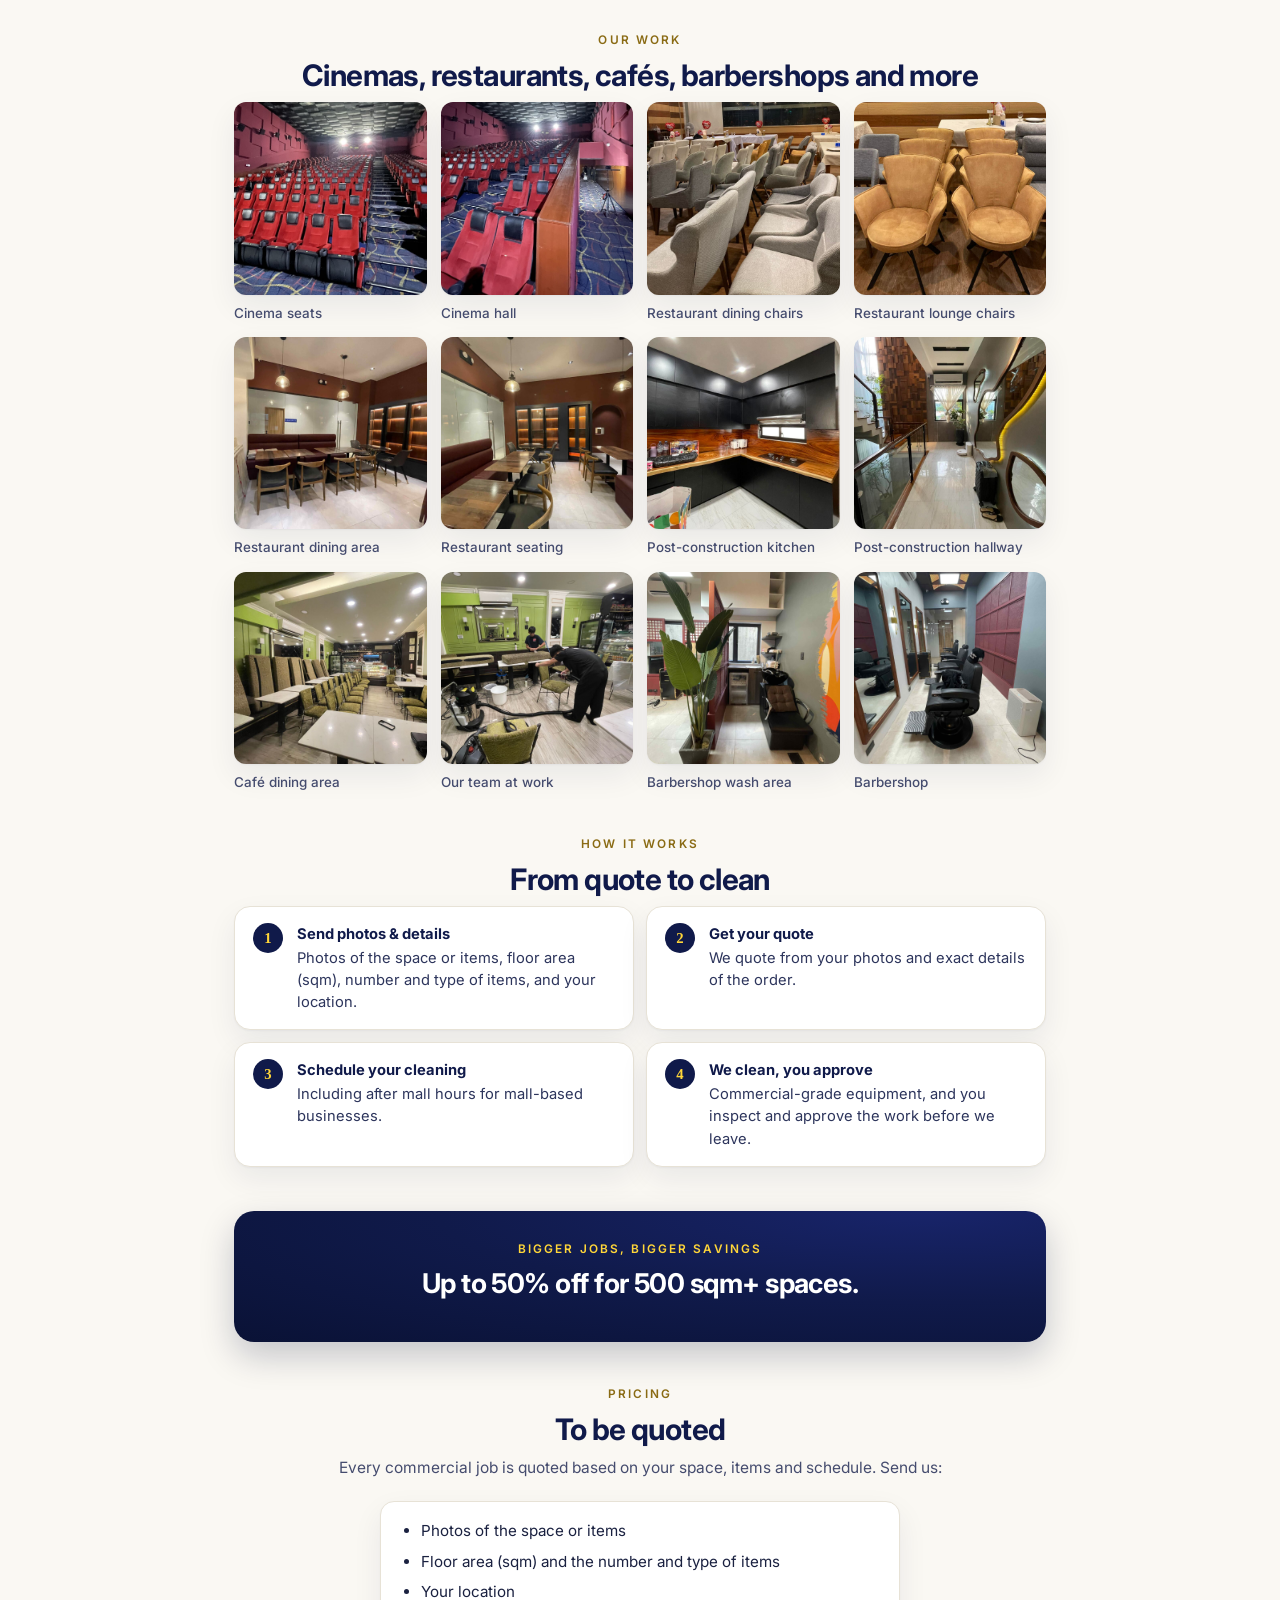
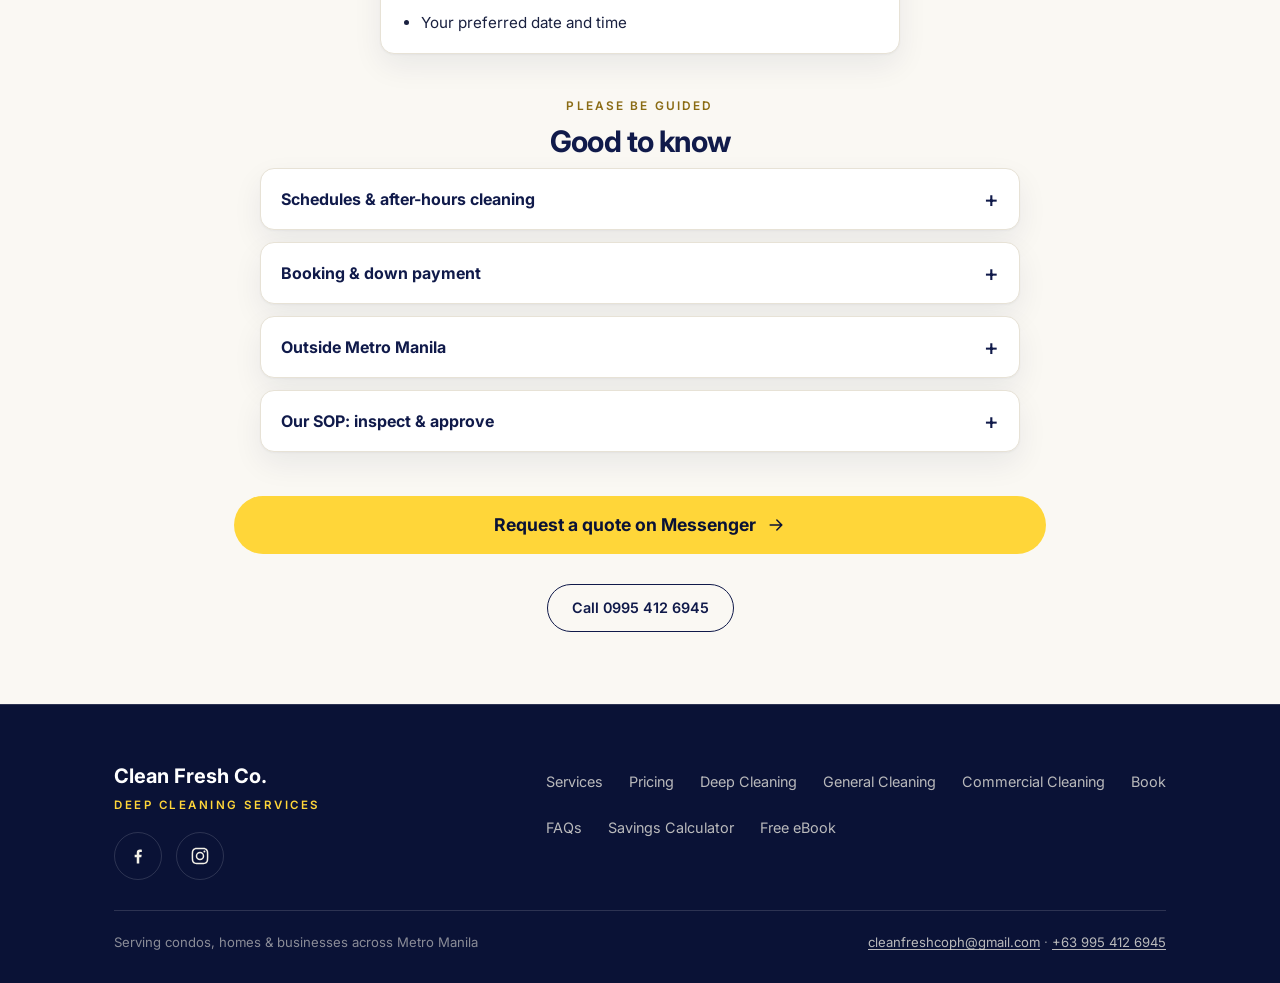
<file: commercial-cleaning.html>
<!DOCTYPE html>
<html lang="en">
<head>
<meta charset="UTF-8">
<meta name="viewport" content="width=device-width, initial-scale=1.0">
<meta name="description" content="Commercial cleaning in Metro Manila for restaurants, cinemas, malls, offices, gyms, clinics, hotels, schools, condo lobbies and post-construction spaces. Quoted for your space.">
<link rel="canonical" href="https://cleanfreshco.com/commercial-cleaning">
<meta property="og:type" content="website">
<meta property="og:url" content="https://cleanfreshco.com/commercial-cleaning">
<meta property="og:image" content="https://cleanfreshco.com/assets/commercial/cinema-2.jpg">
<meta property="og:image:width" content="960">
<meta property="og:image:height" content="1200">
<meta property="og:image:alt" content="Cinema seats and carpet cleaned by Clean Fresh Co.">
<meta name="twitter:card" content="summary_large_image">
<meta property="og:site_name" content="Clean Fresh Co.">
<meta property="og:title" content="Commercial Cleaning — Clean Fresh Co.">
<meta property="og:description" content="Commercial cleaning in Metro Manila for restaurants, cinemas, malls, offices, gyms, clinics, hotels, schools, condo lobbies and post-construction spaces. Quoted for your space.">
<link rel="icon" href="/favicon.ico" sizes="48x48">
<link rel="icon" type="image/png" href="/favicon-32.png" sizes="32x32">
<link rel="icon" type="image/png" href="/icon-192.png" sizes="192x192">
<link rel="apple-touch-icon" href="/apple-touch-icon.png">
<meta name="theme-color" content="#0A1236">
<title>Commercial Cleaning — Clean Fresh Co.</title>
<link rel="preconnect" href="https://fonts.googleapis.com">
<link rel="preconnect" href="https://fonts.gstatic.com" crossorigin>
<link href="https://fonts.googleapis.com/css2?family=Inter:wght@400;500;600;700;800&display=swap" rel="stylesheet">
<style>
  :root{
    --navy:#121B4E;
    --navy-deep:#0A1236;
    --gold:#FFD639;
    --cream:#F5F3EA;
    --sky:#8FD6EC;
    --ink:#1B2340;
    --line:rgba(255,255,255,0.14);
  }
  *{margin:0;padding:0;box-sizing:border-box;}
  html{scroll-behavior:smooth;}
  body{
    font-family:'Inter',sans-serif;
    background:var(--cream);
    color:var(--ink);
    line-height:1.5;
  }
  h1,h2,h3,.display{font-family:'Baloo 2',sans-serif;}
  .mono{font-family:'IBM Plex Mono',monospace;}
  a{text-decoration:none;color:inherit;}
  img{max-width:100%;display:block;}
  .wrap{max-width:1100px;margin:0 auto;padding:0 24px;}

  /* NAV (shared look with main site) */
  nav{
    position:sticky;top:0;z-index:50;
    background:var(--navy);
    border-bottom:1px solid var(--line);
  }
  nav .wrap{display:flex;align-items:center;justify-content:space-between;height:72px;gap:12px;}
  .brand{display:flex;align-items:center;}
  .brand img{height:50px;width:auto;display:block;}
  .nav-links{display:flex;gap:28px;align-items:center;}
  .nav-links a{color:var(--cream);opacity:0.85;font-size:0.92rem;font-weight:500;}
  .nav-links a:hover{opacity:1;}
  .nav-links a.active{opacity:1;color:var(--gold);}

  .btn{
    display:inline-flex;align-items:center;gap:8px;
    padding:11px 22px;border-radius:999px;
    font-weight:700;font-size:0.9rem;
    border:none;cursor:pointer;
    transition:transform 0.15s ease, box-shadow 0.15s ease;
  }
  .btn-gold{background:var(--gold);color:var(--navy-deep);position:relative;overflow:hidden;}
  .btn-gold::after{
    content:"";position:absolute;top:0;left:-60%;width:40%;height:100%;
    background:linear-gradient(115deg, transparent, rgba(255,255,255,0.55), transparent);
    transform:skewX(-20deg);transition:left 0.55s ease;
  }
  .btn-gold:hover::after{left:130%;}
  .btn-gold:hover{transform:translateY(-2px);box-shadow:0 8px 20px rgba(255,214,57,0.35);}

  /* PAGE HEADER */
  .faq-hero{
    background:radial-gradient(ellipse at 20% -10%, #1B2670 0%, var(--navy) 55%, var(--navy-deep) 100%);
    color:var(--cream);padding:56px 0 44px;text-align:center;
  }
  .faq-hero .kicker{
    font-family:'IBM Plex Mono';font-size:0.72rem;letter-spacing:0.08em;text-transform:uppercase;
    color:var(--sky);margin-bottom:14px;display:inline-block;
  }
  .faq-hero h1{font-size:2.1rem;font-weight:700;margin-bottom:10px;}
  .faq-hero p{opacity:0.8;max-width:520px;margin:0 auto;}
  .back-link{
    display:inline-flex;align-items:center;gap:6px;color:var(--sky);
    font-size:0.88rem;font-weight:600;margin-top:22px;opacity:0.9;
  }
  .back-link:hover{opacity:1;}


  /* SHARE + BACK */
  .hero-actions{display:flex;gap:12px;justify-content:center;flex-wrap:wrap;margin-top:24px;}
  .hero-actions .pill{
    display:inline-flex;align-items:center;gap:8px;cursor:pointer;
    padding:9px 18px;border-radius:999px;font-family:'Inter',sans-serif;font-size:0.86rem;font-weight:600;
    color:var(--cream);background:rgba(255,255,255,0.08);border:1.5px solid var(--line);
    transition:transform 0.15s ease, border-color 0.15s ease, background 0.15s ease;
  }
  .hero-actions .pill:hover{transform:translateY(-2px);border-color:var(--gold);color:var(--gold);}
  .hero-actions .pill svg{width:16px;height:16px;fill:currentColor;}
  .share-toast{
    position:fixed;left:50%;bottom:28px;transform:translate(-50%,20px);z-index:100;
    background:var(--navy-deep);color:var(--cream);padding:12px 20px;border-radius:12px;
    font-size:0.88rem;font-weight:500;box-shadow:0 12px 30px rgba(10,18,54,0.35);
    opacity:0;pointer-events:none;transition:opacity 0.25s ease, transform 0.25s ease;max-width:90vw;text-align:center;
  }
  .share-toast.show{opacity:1;transform:translate(-50%,0);}



  /* GENERAL CLEANING PAGE */
  :root{--blue:#0B63F6;--tint:#EAF1FC;--tint-line:#D6E4FA;}
  .gc-wrap{max-width:860px;margin:0 auto;padding:0 24px;}
  .gc-intro{padding:46px 0 8px;text-align:center;}
  .gc-script{font-family:'Baloo 2';font-style:italic;font-weight:600;color:#2A6FE8;font-size:1.3rem;margin-bottom:10px;}
  .gc-lead{font-size:1.05rem;max-width:640px;margin:0 auto 18px;color:#3A4268;}
  /* intro video (square) */
  .dc-video{max-width:520px;margin:22px auto 0;}
  .dc-video video{
    display:block;width:100%;height:auto;aspect-ratio:1/1;background:var(--navy-deep);
    border-radius:18px;box-shadow:0 14px 34px rgba(10,18,54,0.22);
  }
  .dc-video figcaption{margin-top:8px;font-size:0.86rem;color:#5C6690;}
  .gc-trust{
    display:inline-block;background:var(--gold);color:var(--navy-deep);font-weight:700;font-size:0.9rem;
    padding:9px 20px;border-radius:999px;
  }
  .gc-trustbar{text-align:center;padding:20px 0 0;}
  .fine.sop{background:#EAF1FC;border-color:#D6E4FA;color:#1F2A5C;margin-bottom:0;}
  .gc-sec{padding:44px 0 0;}
  .gc-kicker{display:block;text-align:center;font-family:'IBM Plex Mono';font-size:0.74rem;letter-spacing:0.1em;text-transform:uppercase;color:var(--blue);margin-bottom:8px;font-weight:600;}
  .gc-h2{text-align:center;font-size:1.85rem;color:var(--navy);line-height:1.15;margin-bottom:10px;}
  .gc-sub{text-align:center;max-width:620px;margin:0 auto 22px;color:#3A4268;font-size:0.97rem;}
  .ico{flex-shrink:0;width:46px;height:46px;border-radius:50%;display:flex;align-items:center;justify-content:center;background:var(--blue);color:#fff;}
  .ico svg{width:23px;height:23px;}
  .ico.gold{background:var(--gold);color:var(--navy-deep);}
  .ico.soft{background:#fff;color:var(--blue);box-shadow:0 2px 8px rgba(11,99,246,0.15);}
  /* signature inclusions */
  .sig{
    background:linear-gradient(135deg,var(--navy) 0%,var(--navy-deep) 100%);color:var(--cream);
    border-radius:24px;padding:30px 26px;box-shadow:0 14px 34px rgba(10,18,54,0.22);
  }
  .sig .gc-kicker{color:var(--sky);}
  .sig .gc-h2{color:var(--gold);}
  .sig .gc-sub{color:rgba(245,243,234,0.82);}
  .sig-grid{display:grid;grid-template-columns:repeat(2,1fr);gap:14px;}
  .sig-card{background:rgba(255,255,255,0.08);border:1px solid var(--line);border-radius:18px;padding:20px;}
  .sig-card h3{font-size:1.1rem;color:var(--cream);margin:12px 0 6px;line-height:1.25;}
  .sig-card p{font-size:0.9rem;color:rgba(245,243,234,0.8);}
  .sig-grid.three{grid-template-columns:repeat(3,1fr);}
  .sig-free{
    margin-top:16px;text-align:center;font-size:0.92rem;color:var(--cream);
    border-top:1px solid var(--line);padding-top:16px;
  }
  .sig-free strong{color:var(--gold);}
  /* inclusions */
  .inc-grid{display:grid;grid-template-columns:repeat(2,1fr);gap:14px;}
  .inc-card{background:var(--tint);border:1px solid var(--tint-line);border-radius:18px;padding:20px;}
  .inc-card.wide{grid-column:1/-1;}
  .inc-head{display:flex;align-items:center;gap:12px;margin-bottom:12px;}
  .inc-head h3{font-size:1.1rem;color:var(--navy);line-height:1.2;}
  .inc-list{list-style:none;display:flex;flex-direction:column;gap:8px;}
  .inc-list li{position:relative;padding-left:26px;font-size:0.92rem;color:#2D355C;}
  .inc-list li::before{
    content:'';position:absolute;left:0;top:3px;width:17px;height:17px;border-radius:50%;
    background:var(--blue) url("data:image/svg+xml,%3Csvg xmlns='http://www.w3.org/2000/svg' viewBox='0 0 24 24' fill='none' stroke='white' stroke-width='3.4' stroke-linecap='round' stroke-linejoin='round'%3E%3Cpath d='M6 12.5l4 4L18 8'/%3E%3C/svg%3E") center/11px no-repeat;
  }
  .inc-list li.free::after{
    content:'FREE';margin-left:8px;font-family:'IBM Plex Mono';font-size:0.66rem;font-weight:600;
    background:var(--gold);color:var(--navy-deep);padding:2px 7px;border-radius:6px;vertical-align:1px;
  }
  /* scope guard */
  .scope{display:grid;grid-template-columns:repeat(2,1fr);gap:14px;}
  .scope-card{background:#fff;border:1px solid #E4E1D3;border-radius:18px;padding:20px;}
  .scope-card h3{font-size:1.05rem;color:var(--navy);margin-bottom:10px;display:flex;align-items:center;gap:10px;}
  .scope-card h3 .ico{width:34px;height:34px;} .scope-card h3 .ico svg{width:17px;height:17px;}
  .ico.red{background:#D9534F;color:#fff;} .ico.amber{background:#E9A62B;color:#fff;}
  .scope-list{list-style:none;display:flex;flex-direction:column;gap:9px;}
  .scope-list li{font-size:0.9rem;color:#2D355C;padding-left:18px;position:relative;}
  .scope-list li::before{content:'';position:absolute;left:0;top:8px;width:7px;height:7px;border-radius:50%;background:#B9B39A;}
  .fine{
    margin-top:14px;background:#FFF7DC;border:1px solid #F3E4A8;border-radius:14px;padding:16px 20px;
    font-size:0.88rem;color:#6B5A12;
  }
  /* before we arrive */
  .steps{counter-reset:s;display:grid;grid-template-columns:repeat(2,1fr);gap:12px;}
  .steps .step:last-child:nth-child(odd){grid-column:1/-1;}
  .step{display:flex;gap:14px;align-items:flex-start;background:var(--tint);border:1px solid var(--tint-line);border-radius:16px;padding:16px 18px;font-size:0.92rem;color:#2D355C;}
  .step::before{
    counter-increment:s;content:counter(s);flex-shrink:0;width:30px;height:30px;border-radius:50%;
    background:var(--navy);color:var(--gold);font-family:'Baloo 2';font-weight:700;display:flex;align-items:center;justify-content:center;
  }
  .step strong{display:block;color:var(--navy);margin-bottom:2px;}
  /* CTA */
  .gc-cta{margin:44px 0 72px;display:flex;flex-direction:column;gap:12px;align-items:stretch;}
  .quote-btn{
    display:flex;align-items:center;justify-content:center;gap:10px;background:var(--gold);color:var(--navy-deep);border-radius:999px;
    padding:16px 24px;font-family:'Baloo 2';font-weight:700;font-size:1.1rem;transition:transform 0.15s ease, box-shadow 0.15s ease;
  }
  .quote-btn:hover{transform:translateY(-2px);box-shadow:0 8px 20px rgba(255,214,57,0.45);}
  .quote-btn svg{width:20px;height:20px;}
  .alt-links{display:flex;justify-content:center;gap:22px;flex-wrap:wrap;font-size:0.9rem;font-weight:600;}
  .alt-links a{color:var(--blue);}
  .alt-links a:hover{text-decoration:underline;}
  @media (max-width:640px){
    .sig-grid,.sig-grid.three,.inc-grid,.scope,.steps{grid-template-columns:1fr;}
    .gc-h2{font-size:1.5rem;} .sig{padding:24px 18px;}
    .price-table td{padding:10px 12px;font-size:0.84rem;}
  }
  .price-table{
    width:100%;border-collapse:collapse;background:#fff;border-radius:16px;overflow:hidden;
    border:1px solid #E4E1D3;margin-bottom:18px;
  }
  .price-table caption{
    text-align:left;font-family:'Baloo 2';font-weight:700;font-size:1rem;
    color:var(--navy);background:#EFEBDC;padding:12px 18px;caption-side:top;
  }
  .price-table td{padding:12px 18px;font-size:0.9rem;border-top:1px solid #EEEBDE;}
  .price-table td:last-child{text-align:right;font-family:'IBM Plex Mono';font-weight:600;color:var(--navy);white-space:nowrap;}
  .price-table td.pt-note{font-size:0.82rem;font-style:italic;color:#6B7094;text-align:left;font-family:'Inter',sans-serif;font-weight:500;white-space:normal;}
  .price-note{
    background:#FFF7DC;border:1px solid #F3E4A8;border-radius:14px;padding:18px 20px;
    font-size:0.86rem;color:#6B5A12;
  }
  .price-note ul{padding-left:18px;margin-top:6px;}


  /* PHOTO CAROUSEL */
  .gc-gallery{padding-top:34px;}
  .gcs-frame{position:relative;border-radius:22px;overflow:hidden;border:3px solid #fff;background:#fff;box-shadow:0 12px 30px rgba(18,27,78,0.18);}
  .gcs-track{display:flex;overflow-x:auto;scroll-snap-type:x mandatory;scrollbar-width:none;-webkit-overflow-scrolling:touch;}
  .gcs-track::-webkit-scrollbar{display:none;}
  .gcs-slide{flex:0 0 100%;scroll-snap-align:center;scroll-snap-stop:always;aspect-ratio:16/9;background:#EEF1F6;}
  .gcs-slide img{width:100%;height:100%;object-fit:cover;display:block;-webkit-user-drag:none;}
  .gcs-arrow{
    position:absolute;top:50%;transform:translateY(-50%);z-index:2;width:38px;height:38px;border-radius:50%;
    background:rgba(10,18,54,0.62);border:1.5px solid rgba(255,255,255,0.6);color:#fff;display:flex;align-items:center;justify-content:center;
    cursor:pointer;padding:0;transition:background 0.15s ease, opacity 0.15s ease;
  }
  .gcs-arrow:hover{background:rgba(10,18,54,0.9);}
  .gcs-arrow[disabled]{opacity:0.25;cursor:default;}
  .gcs-arrow svg{width:17px;height:17px;stroke:currentColor;fill:none;stroke-width:2.8;stroke-linecap:round;stroke-linejoin:round;}
  .gcs-arrow.prev{left:10px;} .gcs-arrow.next{right:10px;}
  .gcs-dots{display:flex;justify-content:center;gap:8px;margin-top:14px;}
  .gcs-dot{width:9px;height:9px;border-radius:50%;border:0;padding:0;cursor:pointer;background:#C9CDDB;transition:background 0.2s ease, width 0.2s ease;}
  .gcs-dot.active{background:var(--navy);width:24px;border-radius:6px;}
  @media (max-width:640px){
    .gcs-frame{border-radius:18px;}
    .gcs-arrow{width:32px;height:32px;} .gcs-arrow.prev{left:8px;} .gcs-arrow.next{right:8px;}
  }

  /* FOOTER (shared look) */
  footer{background:var(--navy);color:var(--cream);padding:44px 0 28px;margin-top:0;}
  footer .wrap{display:flex;justify-content:space-between;align-items:center;flex-wrap:wrap;gap:16px;}
  .foot-brand{font-family:'Baloo 2';font-weight:700;color:var(--gold);}
  .foot-links{display:flex;flex-wrap:wrap;gap:8px 20px;font-size:0.85rem;opacity:0.8;}
  .foot-bottom{
    text-align:center;font-size:0.78rem;opacity:0.5;margin-top:26px;
    font-family:'IBM Plex Mono';
  }

  @media (max-width:820px){
    .discount-banner{flex-direction:column;text-align:center;padding:18px;}
    .discount-banner .btn{width:100%;justify-content:center;}

    .nav-links{
      position:absolute;top:72px;left:0;right:0;background:var(--navy);
      flex-direction:column;align-items:flex-start;padding:8px 24px 18px;
      display:none;border-bottom:1px solid var(--line);
    }
    .nav-links.open{display:flex;}
    .nav-links a{width:100%;padding:12px 0;border-bottom:1px solid var(--line);font-size:1rem;}
    .nav-links a:last-child{border-bottom:none;}
    .nav-toggle{display:flex;}
    .faq-hero h1{font-size:1.7rem;}
  }
  @media (min-width:821px){
    .nav-toggle{display:none;}
  }
  .nav-toggle{
    background:transparent;border:none;cursor:pointer;padding:8px;
    flex-direction:column;gap:5px;
  }
  .nav-toggle span{display:block;width:22px;height:2px;background:var(--cream);border-radius:2px;transition:transform 0.2s ease, opacity 0.2s ease;}
  .nav-toggle[aria-expanded="true"] span:nth-child(1){transform:translateY(7px) rotate(45deg);}
  .nav-toggle[aria-expanded="true"] span:nth-child(2){opacity:0;}
  .nav-toggle[aria-expanded="true"] span:nth-child(3){transform:translateY(-7px) rotate(-45deg);}
  .nav-right{display:flex;align-items:center;gap:10px;}

  /* spacing polish (mobile) */
  @media (max-width:820px){
    .faq-hero{padding:36px 0 30px;}
    .faq-hero .kicker{margin-bottom:10px;}
    .faq-hero h1{margin-bottom:8px;}
    .hero-actions{margin-top:20px;gap:10px;}
    .hero-actions .pill{padding:8px 16px;}
  }

  @media (max-width:820px){
    .gc-intro{padding:28px 0 0;}
    .gc-script{margin-bottom:8px;}
    .gc-lead{margin-bottom:0;font-size:1rem;}
    .gc-gallery{padding-top:22px;}
    .gc-trustbar{padding-top:16px;}
    .gc-sec{padding-top:36px;}
  }

  /* Larger tap areas without changing the look */
  .nav-toggle{width:44px;height:44px;}
  .foot-links a{display:inline-block;padding:12px 0;}
  .foot-bottom a{text-decoration:underline;text-underline-offset:2px;}
  .ba-dot,.gcs-dot{position:relative;}
  .ba-dot::after,.gcs-dot::after{content:"";position:absolute;inset:-17px -4px;}
  .ba-arrow::after,.gcs-arrow::after{content:"";position:absolute;inset:-7px;}

  /* Deep cleaning steps, in photos */
  .steps-strip{list-style:none;display:grid;grid-template-columns:repeat(4,1fr);gap:14px;}
  .steps-strip li{display:flex;flex-direction:column;gap:8px;}
  .steps-strip img{width:100%;aspect-ratio:16/9;object-fit:cover;border-radius:14px;box-shadow:0 8px 20px rgba(18,27,78,0.14);}
  .steps-strip span{font-family:'Baloo 2';font-weight:700;color:var(--navy);font-size:0.98rem;line-height:1.2;}
  @media (max-width:700px){ .steps-strip{grid-template-columns:repeat(2,1fr);gap:12px;} .steps-strip span{font-size:0.9rem;} }
  .proof-shot{max-width:520px;margin:22px auto 0;text-align:center;}
  .proof-shot img{width:100%;aspect-ratio:16/9;object-fit:cover;border-radius:16px;box-shadow:0 10px 24px rgba(18,27,78,0.16);}
  .proof-shot figcaption{margin-top:8px;font-size:0.92rem;color:#3A4268;}
  /* Before/after results (shared with the home page hero) */
  .ba-row{position:relative;}
  .ba-frame{
    position:relative;border-radius:24px;overflow:hidden;
    border:3px solid #fff;background:#fff;
    box-shadow:0 14px 30px rgba(0,0,0,0.3);
  }
  .ba-track{
    display:flex;overflow-x:auto;scroll-snap-type:x mandatory;
    scrollbar-width:none;-webkit-overflow-scrolling:touch;
  }
  .ba-track::-webkit-scrollbar{display:none;}
  .ba-slide{
    position:relative;flex:0 0 100%;scroll-snap-align:center;scroll-snap-stop:always;
    aspect-ratio:16/9;overflow:hidden;--pos:50%;user-select:none;-webkit-user-select:none;
  }
  .ba-slide img{
    position:absolute;inset:0;width:100%;height:100%;object-fit:cover;display:block;
    pointer-events:none;-webkit-user-drag:none;
  }
  .ba-slide .ba-before{clip-path:inset(0 calc(100% - var(--pos)) 0 0);}
  .ba-line{
    position:absolute;top:0;bottom:0;left:var(--pos);width:3px;margin-left:-1.5px;
    background:#fff;box-shadow:0 0 8px rgba(0,0,0,0.35);pointer-events:none;
  }
  .ba-zone{
    position:absolute;top:0;bottom:0;left:var(--pos);width:64px;margin-left:-32px;
    display:flex;align-items:center;justify-content:center;
    cursor:ew-resize;touch-action:pan-y;outline:none;z-index:2;
  }
  .ba-knob{
    width:44px;height:44px;border-radius:50%;background:#fff;color:var(--navy);
    display:flex;align-items:center;justify-content:center;
    box-shadow:0 4px 14px rgba(0,0,0,0.35);transition:transform 0.15s ease;
  }
  .ba-knob svg{width:22px;height:22px;stroke:currentColor;fill:none;stroke-width:2.6;stroke-linecap:round;stroke-linejoin:round;}
  .ba-zone:hover .ba-knob,.ba-zone:focus-visible .ba-knob,.ba-slide.dragging .ba-knob{transform:scale(1.12);}
  .ba-zone:focus-visible .ba-knob{box-shadow:0 0 0 3px var(--gold),0 4px 14px rgba(0,0,0,0.35);}
  .ba-tag{
    position:absolute;bottom:12px;z-index:1;pointer-events:none;
    padding:7px 18px;border-radius:999px;color:#fff;
    font-family:'Baloo 2';font-weight:700;font-size:0.85rem;letter-spacing:0.04em;text-transform:uppercase;
  }
  .ba-tag.b{left:12px;background:rgba(55,62,84,0.92);}
  .ba-tag.a{right:12px;background:#0B63F6;}
  .ba-arrow{
    position:absolute;top:12px;z-index:3;width:34px;height:34px;border-radius:50%;
    background:rgba(10,18,54,0.62);border:1.5px solid rgba(255,255,255,0.55);color:#fff;
    display:flex;align-items:center;justify-content:center;cursor:pointer;padding:0;
    transition:background 0.15s ease, opacity 0.15s ease;
  }
  .ba-arrow:hover{background:rgba(10,18,54,0.9);}
  .ba-arrow[disabled]{opacity:0.3;cursor:default;}
  .ba-arrow svg{width:16px;height:16px;stroke:currentColor;fill:none;stroke-width:2.8;stroke-linecap:round;stroke-linejoin:round;}
  .ba-arrow.prev{left:12px;} .ba-arrow.next{right:12px;}
  .ba-dots{display:flex;justify-content:center;gap:8px;margin-top:12px;}
  .ba-dot{
    width:9px;height:9px;border-radius:50%;border:0;padding:0;cursor:pointer;
    background:rgba(255,255,255,0.35);transition:background 0.2s ease, width 0.2s ease;
  }
  .ba-dot.active{background:var(--gold);width:24px;border-radius:6px;}
  @media (max-width:480px){
    .hero-strip{gap:18px;margin-top:24px;}
    .ba-frame{border-radius:20px;}
    .ba-knob{width:38px;height:38px;} .ba-knob svg{width:19px;height:19px;}
    .ba-tag{font-size:0.7rem;padding:6px 13px;bottom:9px;} .ba-tag.b{left:9px;} .ba-tag.a{right:9px;}
    .ba-arrow{width:30px;height:30px;top:9px;} .ba-arrow.prev{left:9px;} .ba-arrow.next{right:9px;}
  }
  .results .ba-row{max-width:520px;margin:0 auto;}
  .results .ba-slide{aspect-ratio:1/1;}
  /* Sticky mobile booking bar */
  .mbar{display:none;}
  @media (max-width:820px){
    .mbar{
      display:flex;gap:10px;position:fixed;left:0;right:0;bottom:0;z-index:60;
      padding:10px 16px calc(10px + env(safe-area-inset-bottom));
      background:rgba(10,18,54,0.96);border-top:1px solid var(--line);
      transform:translateY(110%);transition:transform 0.25s ease;
    }
    .mbar.show{transform:none;}
    .mbar a{flex:1;display:flex;align-items:center;justify-content:center;min-height:48px;border-radius:999px;font-weight:700;font-size:0.95rem;}
    .mbar .m-call{border:1.5px solid rgba(255,255,255,0.35);color:var(--cream);}
    .mbar .m-msg{background:var(--gold);color:var(--navy-deep);}
    body{padding-bottom:76px;}
  }
  @media (prefers-reduced-motion:reduce){ .mbar{transition:none;} }

  /* Room for the Calculator link at mid widths */
  @media (min-width:821px) and (max-width:1080px){
    .nav-links{gap:18px;}
    .nav-links a{font-size:0.86rem;}
  }
  @media (min-width:821px) and (max-width:900px){
    .nav-links{gap:12px;}
    .nav-links a{font-size:0.8rem;}
    .nav-right .btn-gold{padding:9px 14px;font-size:0.82rem;}
  }
</style>
<link rel="stylesheet" href="assets/css/theme.css">
</head>
<body>

<nav>
  <div class="wrap">
    <a href="index.html" class="brand"><img src="assets/logo.png" alt="Clean Fresh Co." width="72" height="50"></a>
    <div class="nav-links" id="navLinks">
      <a href="index.html">Home</a>
      <a href="pricing.html">Pricing</a>
      <a href="deep-cleaning.html">Deep Cleaning</a>
      <a href="general-cleaning.html">General Cleaning</a>
      <a href="commercial-cleaning.html" class="active">Commercial Cleaning</a>
      <a href="faq.html">FAQs</a>
      <a href="savingscalculator">Savings Calculator</a>
    </div>
    <div class="nav-right">
      <a href="https://m.me/522847734243823" target="_blank" rel="noopener" class="btn btn-gold">Book a Cleaning</a>
      <button class="nav-toggle" id="navToggle" aria-expanded="false" aria-controls="navLinks" aria-label="Toggle menu">
        <span></span><span></span><span></span>
      </button>
    </div>
  </div>
</nav>

<section class="faq-hero">
  <div class="wrap">
    <span class="kicker">● Clean Fresh Co.</span>
    <h1>Commercial Cleaning</h1>
    <p>Restaurants, cinemas, offices and post-construction spaces across Metro Manila. Every job is quoted for your space.</p>
    <div class="hero-cta"><a href="https://m.me/522847734243823" target="_blank" rel="noopener" class="btn btn-gold">Request a quote</a></div>
    <div class="hero-actions">
      <button type="button" class="pill" data-back><svg viewBox="0 0 24 24" aria-hidden="true"><path d="M20 11H7.83l5.59-5.59L12 4l-8 8 8 8 1.41-1.41L7.83 13H20z"/></svg> Back</button>
      <button type="button" class="pill" data-share><svg viewBox="0 0 24 24" aria-hidden="true"><path d="M18 16.08c-.76 0-1.44.3-1.96.77L8.91 12.7c.05-.23.09-.46.09-.7s-.04-.47-.09-.7l7.05-4.11c.54.5 1.25.81 2.04.81 1.66 0 3-1.34 3-3s-1.34-3-3-3-3 1.34-3 3c0 .24.04.47.09.7L8.04 9.81C7.5 9.31 6.79 9 6 9c-1.66 0-3 1.34-3 3s1.34 3 3 3c.79 0 1.5-.31 2.04-.81l7.12 4.16c-.05.21-.08.43-.08.65 0 1.61 1.31 2.92 2.92 2.92s2.92-1.31 2.92-2.92-1.31-2.92-2.92-2.92z"/></svg> Share</button>
      <a href="index.html" class="pill">Home</a>
    </div>
  </div>
</section>

<section class="gc-intro">
  <div class="gc-wrap">
    <p class="gc-lead">From restaurant dining chairs and cinema seats to whole offices and newly built spaces, we clean with commercial-grade vacuums and steamers. Send us photos and details, and we&rsquo;ll quote your job.</p>
  </div>
</section>

<section class="gc-sec" id="who">
  <div class="gc-wrap">
    <span class="gc-kicker">Who we clean for</span>
    <h2 class="gc-h2">Businesses and big spaces</h2>
    <div class="biz-grid">
      <div class="biz-card"><h3>Post-construction</h3><p>Newly built or renovated spaces, before you move in or open.</p></div>
      <div class="biz-card"><h3>Restaurants &amp; cafés</h3><p>Dining chairs, booths, lounge seats and dining areas.</p></div>
      <div class="biz-card"><h3>Cinemas &amp; malls</h3><p>Seats and carpets, cleaned after mall hours.</p></div>
      <div class="biz-card"><h3>Offices</h3><p>Office chairs, carpets and work areas.</p></div>
      <div class="biz-card"><h3>Big homes</h3><p>150 to 600 sqm homes.</p></div>
      <div class="biz-card"><h3>Hotels</h3><p>Rooms, lobbies and upholstery.</p></div>
      <div class="biz-card"><h3>Clinics</h3><p>Waiting areas and rooms.</p></div>
      <div class="biz-card"><h3>Condo lobbies</h3><p>Lobbies, lounges and common areas.</p></div>
      <div class="biz-card more"><h3>And more</h3><p>Barbershops, gyms, schools and other spaces. Send us photos and we&rsquo;ll quote it.</p></div>
    </div>
  </div>
</section>

<section class="gc-sec" id="what">
  <div class="gc-wrap">
    <span class="gc-kicker">What we clean</span>
    <h2 class="gc-h2">Upholstery and whole spaces</h2>
    <div class="inc-grid">
      <div class="inc-card">
        <div class="inc-head"><h3>Upholstery &amp; carpet deep cleaning</h3></div>
        <ul class="inc-list">
          <li>Dining chairs, booths, lounge and cinema seats</li>
          <li>Sofas, office chairs and carpets</li>
          <li>Shampoo, extraction, high-pressure steam and blow-drying</li>
        </ul>
      </div>
      <div class="inc-card">
        <div class="inc-head"><h3>Space cleaning</h3></div>
        <ul class="inc-list">
          <li>Kitchens and range hoods degreased</li>
          <li>Bathrooms steamed and scrubbed</li>
          <li>Floors, windows and reachable areas</li>
        </ul>
      </div>
    </div>
    <p class="price-foot">Upholstery deep cleaning and space cleaning are quoted separately.</p>
  </div>
</section>

<section class="gc-sec" id="work">
  <div class="gc-wrap">
    <span class="gc-kicker">Our work</span>
    <h2 class="gc-h2">Cinemas, restaurants, cafés, barbershops and more</h2>
    <div class="work-grid">
      <figure><img src="assets/commercial/cinema-2.jpg" alt="Cinema seats and carpet cleaned" loading="lazy" width="960" height="960"><figcaption>Cinema seats</figcaption></figure>
      <figure><img src="assets/commercial/cinema-1.jpg" alt="Cinema seating rows and aisle cleaned" loading="lazy" width="960" height="960"><figcaption>Cinema hall</figcaption></figure>
      <figure><img src="assets/commercial/restaurant-1.jpg" alt="Restaurant dining chairs cleaned, event setup" loading="lazy" width="960" height="960"><figcaption>Restaurant dining chairs</figcaption></figure>
      <figure><img src="assets/commercial/restaurant-4.jpg" alt="Restaurant mustard swivel chairs cleaned" loading="lazy" width="960" height="960"><figcaption>Restaurant lounge chairs</figcaption></figure>
      <figure><img src="assets/commercial/restaurant-6.jpg" alt="Restaurant dining area with booth seating cleaned" loading="lazy" width="960" height="960"><figcaption>Restaurant dining area</figcaption></figure>
      <figure><img src="assets/commercial/restaurant-7.jpg" alt="Restaurant booth and chairs cleaned" loading="lazy" width="960" height="960"><figcaption>Restaurant seating</figcaption></figure>
      <figure><img src="assets/homes/kitchen.jpg" alt="Kitchen post-construction cleaning" loading="lazy" width="960" height="960"><figcaption>Post-construction kitchen</figcaption></figure>
      <figure><img src="assets/homes/hallway.jpg" alt="Hallway post-construction cleaning" loading="lazy" width="960" height="960"><figcaption>Post-construction hallway</figcaption></figure>
      <figure><img src="assets/commercial/cafe-1.jpg" alt="Café dining area with upholstered chairs cleaned" loading="lazy" width="960" height="960"><figcaption>Café dining area</figcaption></figure>
      <figure><img src="assets/commercial/team-at-work.jpg" alt="Clean Fresh Co. team cleaning café chairs with commercial-grade equipment" loading="lazy" width="960" height="960"><figcaption>Our team at work</figcaption></figure>
      <figure><img src="assets/commercial/barbershop-2.jpg" alt="Barbershop wash area cleaned" loading="lazy" width="960" height="960"><figcaption>Barbershop wash area</figcaption></figure>
      <figure><img src="assets/commercial/barbershop-1.jpg" alt="Barbershop chairs and floor cleaned" loading="lazy" width="960" height="960"><figcaption>Barbershop</figcaption></figure>
    </div>
  </div>
</section>

<section class="gc-sec" id="how">
  <div class="gc-wrap">
    <span class="gc-kicker">How it works</span>
    <h2 class="gc-h2">From quote to clean</h2>
    <div class="steps">
      <div class="step"><div><strong>Send photos &amp; details</strong>Photos of the space or items, floor area (sqm), number and type of items, and your location.</div></div>
      <div class="step"><div><strong>Get your quote</strong>We quote from your photos and exact details of the order.</div></div>
      <div class="step"><div><strong>Schedule your cleaning</strong>Including after mall hours for mall-based businesses.</div></div>
      <div class="step"><div><strong>We clean, you approve</strong>Commercial-grade equipment, and you inspect and approve the work before we leave.</div></div>
    </div>
  </div>
</section>

<section class="gc-sec" id="discounts">
  <div class="gc-wrap">
    <div class="sig offer">
      <span class="gc-kicker">Bigger jobs, bigger savings</span>
      <h2 class="gc-h2">Up to 50% off for 500 sqm+ spaces.</h2>
    </div>
  </div>
</section>

<section class="gc-sec" id="quote">
  <div class="gc-wrap">
    <span class="gc-kicker">Pricing</span>
    <h2 class="gc-h2">To be quoted</h2>
    <p class="gc-sub">Every commercial job is quoted based on your space, items and schedule. Send us:</p>
    <ul class="quote-list">
      <li>Photos of the space or items</li>
      <li>Floor area (sqm) and the number and type of items</li>
      <li>Your location</li>
      <li>Your preferred date and time</li>
    </ul>
  </div>
</section>

<section class="gc-sec" id="good-to-know">
  <div class="gc-wrap">
    <span class="gc-kicker">Please be guided</span>
    <h2 class="gc-h2">Good to know</h2>
    <div class="gtk">
      <details>
        <summary>Schedules &amp; after-hours cleaning</summary>
        <p>We can clean after mall hours for businesses inside malls. Let us know about any time limits or opening hours when you ask for a quote.</p>
      </details>
      <details>
        <summary>Booking &amp; down payment</summary>
        <p>A down payment secures your schedule. For commercial jobs, the amount depends on the size of the job, and we&rsquo;ll include it in your quote.</p>
      </details>
      <details>
        <summary>Outside Metro Manila</summary>
        <p>We accept commercial cleanings outside Metro Manila when the minimum total is at least ₱15,000&ndash;₱20,000, to cover materials, transportation and travel costs.</p>
      </details>
      <details>
        <summary>Our SOP: inspect &amp; approve</summary>
        <p>Before we leave, we ask you to inspect the work and approve it. We will address any concerns on the spot, within the agreed scope, until you are satisfied. Concerns after we&rsquo;ve left are handled case by case and by approval, so please let us know the same day.</p>
      </details>
    </div>
    <div class="gc-cta">
      <a class="quote-btn" href="https://m.me/522847734243823" target="_blank" rel="noopener">Request a quote on Messenger <svg viewBox="0 0 24 24" aria-hidden="true" fill="none" stroke="currentColor" stroke-width="1.8" stroke-linecap="round" stroke-linejoin="round"><path d="M5 12h14M13 6l6 6-6 6"/></svg></a>
      <div class="center-btns"><a href="tel:+639954126945" class="btn btn-outline">Call 0995 412 6945</a></div>
    </div>
  </div>
</section>

<div class="share-toast" id="shareToast" role="status" aria-live="polite"></div>

<footer>
  <div class="wrap">
    <div class="foot-top">
      <div>
        <div class="foot-brand">Clean Fresh Co.<small>Deep cleaning services</small></div>
        <div class="socials">
          <a href="https://www.facebook.com/cleanfreshcodeepcleaning/" target="_blank" rel="noopener" class="social" aria-label="Clean Fresh Co. on Facebook"><svg viewBox="0 0 24 24" aria-hidden="true"><path d="M13.5 21v-7.5h2.5l.4-3h-2.9V8.6c0-.9.3-1.5 1.5-1.5h1.6V4.4c-.3 0-1.2-.1-2.3-.1-2.3 0-3.8 1.4-3.8 3.9v2.3H8v3h2.5V21h3z"/></svg></a>
          <a href="https://www.instagram.com/_cleanfreshco/" target="_blank" rel="noopener" class="social" aria-label="Clean Fresh Co. on Instagram"><svg viewBox="0 0 24 24" aria-hidden="true"><path d="M12 3.8c2.7 0 3 0 4 .1 1 0 1.5.2 1.9.3.5.2.8.4 1.1.8.4.3.6.7.8 1.1.1.4.3.9.3 1.9.1 1 .1 1.3.1 4s0 3-.1 4c0 1-.2 1.5-.3 1.9-.2.5-.4.8-.8 1.1-.3.4-.7.6-1.1.8-.4.1-.9.3-1.9.3-1 .1-1.3.1-4 .1s-3 0-4-.1c-1 0-1.5-.2-1.9-.3a3 3 0 0 1-1.1-.8 3 3 0 0 1-.8-1.1c-.1-.4-.3-.9-.3-1.9-.1-1-.1-1.3-.1-4s0-3 .1-4c0-1 .2-1.5.3-1.9.2-.5.4-.8.8-1.1.3-.4.7-.6 1.1-.8.4-.1.9-.3 1.9-.3 1-.1 1.3-.1 4-.1M12 2c-2.7 0-3.1 0-4.1.1-1.1 0-1.8.2-2.4.5-.7.2-1.2.6-1.8 1.1-.5.6-.9 1.1-1.1 1.8-.3.6-.5 1.3-.5 2.4C2 8.9 2 9.3 2 12s0 3.1.1 4.1c0 1.1.2 1.8.5 2.4.2.7.6 1.2 1.1 1.8.6.5 1.1.9 1.8 1.1.6.3 1.3.5 2.4.5 1 .1 1.4.1 4.1.1s3.1 0 4.1-.1c1.1 0 1.8-.2 2.4-.5.7-.2 1.2-.6 1.8-1.1.5-.6.9-1.1 1.1-1.8.3-.6.5-1.3.5-2.4.1-1 .1-1.4.1-4.1s0-3.1-.1-4.1c0-1.1-.2-1.8-.5-2.4-.2-.7-.6-1.2-1.1-1.8-.6-.5-1.1-.9-1.8-1.1-.6-.3-1.3-.5-2.4-.5C15.1 2 14.7 2 12 2zm0 4.9a5.1 5.1 0 1 0 0 10.2 5.1 5.1 0 0 0 0-10.2zm0 8.4a3.3 3.3 0 1 1 0-6.6 3.3 3.3 0 0 1 0 6.6zm5.3-9.8a1.2 1.2 0 1 0 0 2.4 1.2 1.2 0 0 0 0-2.4z"/></svg></a>
        </div>
      </div>
      <div class="foot-links">
        <a href="index.html#services">Services</a>
        <a href="pricing.html">Pricing</a>
        <a href="deep-cleaning.html">Deep Cleaning</a>
        <a href="general-cleaning.html">General Cleaning</a>
        <a href="commercial-cleaning.html">Commercial Cleaning</a>
        <a href="index.html#book">Book</a>
        <a href="faq.html">FAQs</a>
        <a href="savingscalculator">Savings Calculator</a>
        <a href="https://drive.google.com/file/d/1SEPK2WiCma2hbYjQin0RZhiO6YCGcOj8/view?usp=sharing" target="_blank" rel="noopener">Free eBook</a>
      </div>
    </div>
    <div class="foot-bottom">
      <span>Serving condos, homes &amp; businesses across Metro Manila</span>
      <span><a href="mailto:cleanfreshcoph@gmail.com">cleanfreshcoph@gmail.com</a> · <a href="tel:+639954126945">+63 995 412 6945</a></span>
    </div>
  </div>
</footer>

<script>
  const navToggle = document.getElementById('navToggle');
  const navLinks = document.getElementById('navLinks');
  navToggle.addEventListener('click', () => {
    const isOpen = navLinks.classList.toggle('open');
    navToggle.setAttribute('aria-expanded', isOpen ? 'true' : 'false');
  });


  /* Swipable photos */
  (function(){
    const box = document.querySelector('[data-gcs]');
    if (!box) return;
    const track = box.querySelector('.gcs-track');
    const n = track.children.length;
    const dots = [...box.querySelectorAll('.gcs-dot')];
    const prev = box.querySelector('.gcs-arrow.prev');
    const next = box.querySelector('.gcs-arrow.next');
    const reduce = window.matchMedia('(prefers-reduced-motion: reduce)').matches;
    let idx = 0, touched = false, timer = null;
    const go = i => track.scrollTo({ left: Math.max(0, Math.min(n - 1, i)) * track.clientWidth, behavior: reduce ? 'auto' : 'smooth' });
    const sync = () => {
      idx = Math.round(track.scrollLeft / track.clientWidth);
      dots.forEach((d, i) => d.classList.toggle('active', i === idx));
      prev.disabled = idx === 0; next.disabled = idx === n - 1;
    };
    track.addEventListener('scroll', () => requestAnimationFrame(sync), { passive: true });
    prev.addEventListener('click', () => { touched = true; go(idx - 1); });
    next.addEventListener('click', () => { touched = true; go(idx + 1); });
    dots.forEach((d, i) => d.addEventListener('click', () => { touched = true; go(i); }));
    box.addEventListener('pointerdown', () => { touched = true; });
    if (!reduce && 'IntersectionObserver' in window) {
      const stop = () => { clearInterval(timer); timer = null; };
      const start = () => { if (!timer && !touched) timer = setInterval(() => { if (touched) return stop(); go(idx === n - 1 ? 0 : idx + 1); }, 5000); };
      new IntersectionObserver(es => es.forEach(e => e.isIntersecting ? start() : stop()), { threshold: 0.5 }).observe(box);
    }
    window.addEventListener('resize', () => track.scrollTo({ left: idx * track.clientWidth }));
  })();

  /* Share to Facebook Messenger */
  (function(){
    const toast = document.getElementById('shareToast');
    let t;
    function say(msg){
      toast.textContent = msg; toast.classList.add('show');
      clearTimeout(t); t = setTimeout(() => toast.classList.remove('show'), 3200);
    }
    function copy(text){
      if (navigator.clipboard && window.isSecureContext) return navigator.clipboard.writeText(text);
      return new Promise((res, rej) => {
        const ta = document.createElement('textarea');
        ta.value = text; ta.style.position = 'fixed'; ta.style.opacity = '0';
        document.body.appendChild(ta); ta.select();
        try { document.execCommand('copy') ? res() : rej(); } catch(e){ rej(e); }
        document.body.removeChild(ta);
      });
    }
    document.querySelectorAll('[data-share]').forEach(btn => {
      btn.addEventListener('click', async () => {
        const url = location.href.split('#')[0] + (location.hash || '');
        const isMobile = /Android|iPhone|iPad|iPod/i.test(navigator.userAgent);
        if (isMobile) {
          // Opens the Messenger app's share screen
          window.location.href = 'fb-messenger://share/?link=' + encodeURIComponent(url);
          // If the app isn't installed, fall back to the native share sheet / copy
          setTimeout(async () => {
            if (document.hidden) return;
            if (navigator.share) { try { await navigator.share({ title: document.title, url }); } catch(e){} }
            else { copy(url).then(() => say('Link copied — paste it in Messenger')).catch(() => say(url)); }
          }, 1200);
        } else {
          copy(url).then(() => say('Link copied — paste it in Messenger')).catch(() => say(url));
          window.open('https://www.messenger.com/', '_blank', 'noopener');
        }
      });
    });
  })();

  /* Back to previous page */
  document.querySelectorAll('[data-back]').forEach(btn => {
    btn.addEventListener('click', () => {
      const sameSite = document.referrer && new URL(document.referrer).origin === location.origin;
      if (sameSite && history.length > 1) history.back();
      else if (history.length > 1 && !document.referrer) history.back();
      else location.href = 'index.html';
    });
  });

  /* Before / After rows */
  (function(){
    const reduce = window.matchMedia('(prefers-reduced-motion: reduce)').matches;
    document.querySelectorAll('[data-ba-row]').forEach((row, rowIdx) => {
      const track = row.querySelector('.ba-track');
      const slides = [...row.querySelectorAll('.ba-slide')];
      const dots = [...row.querySelectorAll('.ba-dot')];
      const prev = row.querySelector('.ba-arrow.prev');
      const next = row.querySelector('.ba-arrow.next');
      let idx = 0, userTouched = false, timer = null;

      const go = i => {
        i = Math.max(0, Math.min(slides.length - 1, i));
        track.scrollTo({ left: i * track.clientWidth, behavior: reduce ? 'auto' : 'smooth' });
      };
      const sync = () => {
        idx = Math.round(track.scrollLeft / track.clientWidth);
        dots.forEach((d, i) => d.classList.toggle('active', i === idx));
        prev.disabled = idx === 0; next.disabled = idx === slides.length - 1;
      };
      track.addEventListener('scroll', () => requestAnimationFrame(sync), { passive: true });
      prev.addEventListener('click', () => { userTouched = true; go(idx - 1); });
      next.addEventListener('click', () => { userTouched = true; go(idx + 1); });
      dots.forEach((d, i) => d.addEventListener('click', () => { userTouched = true; go(i); }));
      row.addEventListener('pointerdown', () => { userTouched = true; });

      /* Drag the divider */
      slides.forEach(slide => {
        const zone = slide.querySelector('.ba-zone');
        const set = pct => {
          pct = Math.max(2, Math.min(98, pct));
          slide.style.setProperty('--pos', pct + '%');
          zone.setAttribute('aria-valuenow', Math.round(pct));
        };
        const move = e => {
          const r = slide.getBoundingClientRect();
          set((e.clientX - r.left) / r.width * 100);
        };
        zone.addEventListener('pointerdown', e => {
          e.preventDefault(); zone.setPointerCapture(e.pointerId);
          slide.classList.add('dragging'); move(e);
        });
        zone.addEventListener('pointermove', e => { if (slide.classList.contains('dragging')) move(e); });
        const end = () => slide.classList.remove('dragging');
        zone.addEventListener('pointerup', end);
        zone.addEventListener('pointercancel', end);
        zone.addEventListener('keydown', e => {
          const cur = parseFloat(getComputedStyle(slide).getPropertyValue('--pos')) || 50;
          if (e.key === 'ArrowLeft') { set(cur - 5); e.preventDefault(); }
          if (e.key === 'ArrowRight') { set(cur + 5); e.preventDefault(); }
        });
      });

      /* Gentle auto-advance while visible, until the visitor interacts */
      if (!reduce && 'IntersectionObserver' in window) {
        const tick = () => {
          if (userTouched) return stop();
          go(idx === slides.length - 1 ? 0 : idx + 1);
        };
        const start = () => { if (!timer && !userTouched) timer = setInterval(tick, 5500 + rowIdx * 1500); };
        const stop = () => { clearInterval(timer); timer = null; };
        new IntersectionObserver(es => es.forEach(e => e.isIntersecting ? start() : stop()), { threshold: 0.5 }).observe(row);
      }
      window.addEventListener('resize', () => track.scrollTo({ left: idx * track.clientWidth }));
    });
  })();
</script>

<div class="mbar" id="mbar" aria-label="Quick booking">
  <a href="tel:+639954126945" class="m-call">Call</a>
  <a href="https://m.me/522847734243823" target="_blank" rel="noopener" class="m-msg">Message Us</a>
</div>
<script>
  (function(){
    const bar=document.getElementById('mbar');
    const onScroll=()=>bar.classList.toggle('show', window.scrollY>480);
    window.addEventListener('scroll', onScroll, {passive:true}); onScroll();
  })();
</script>
<script src="assets/js/music.js" defer></script>
</body>
</html>
</file>
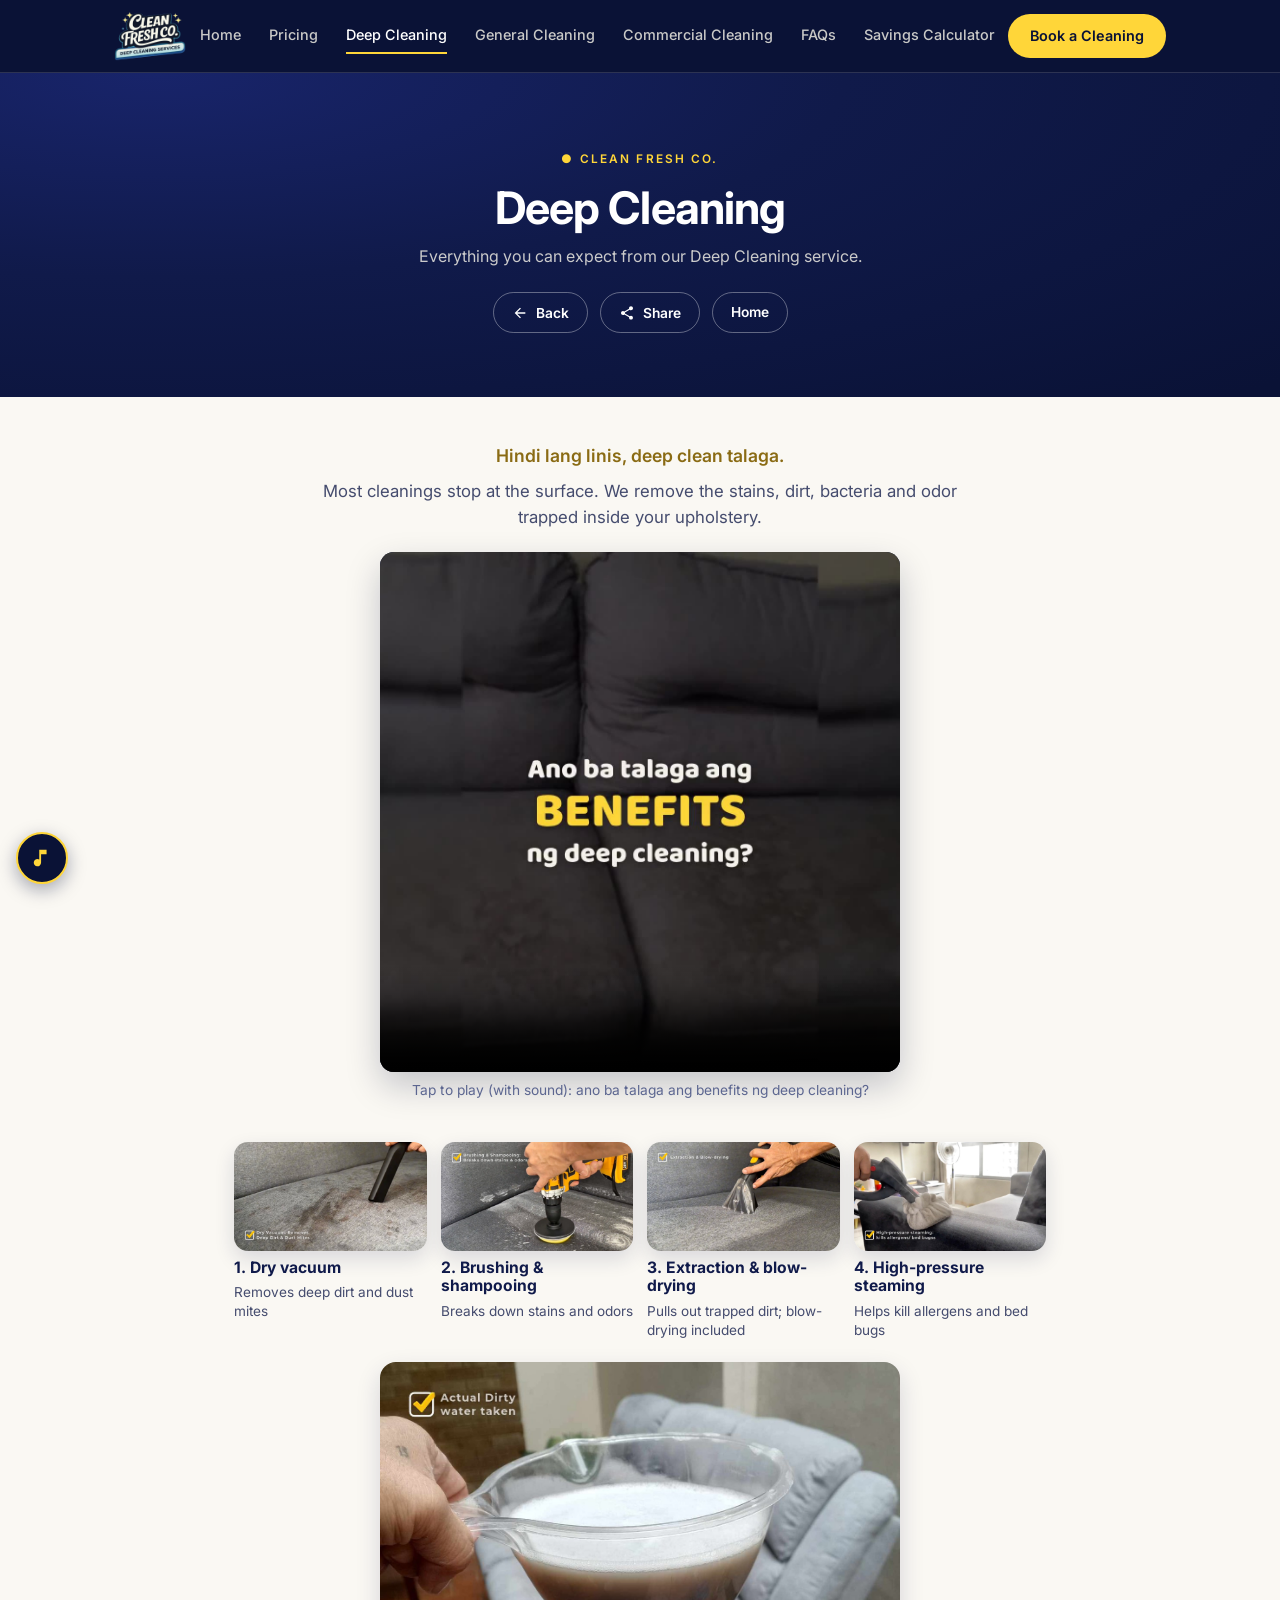
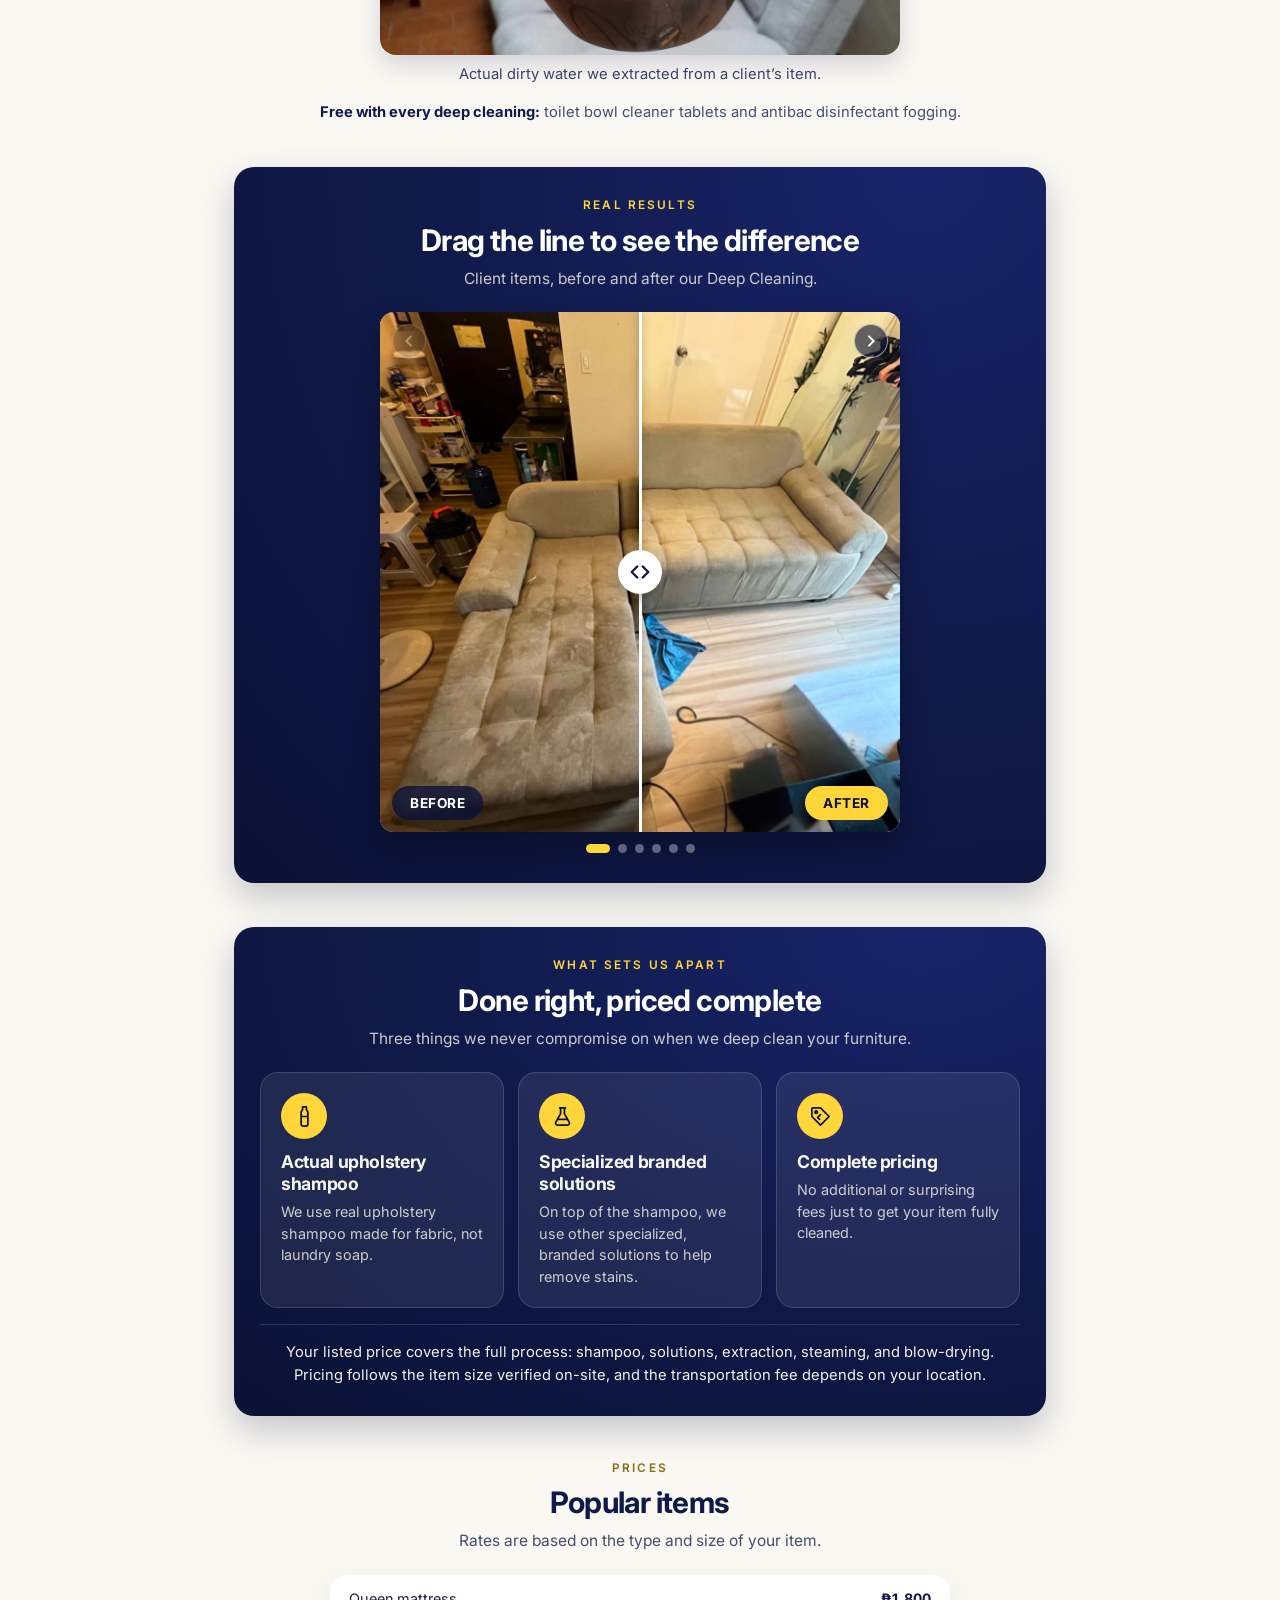
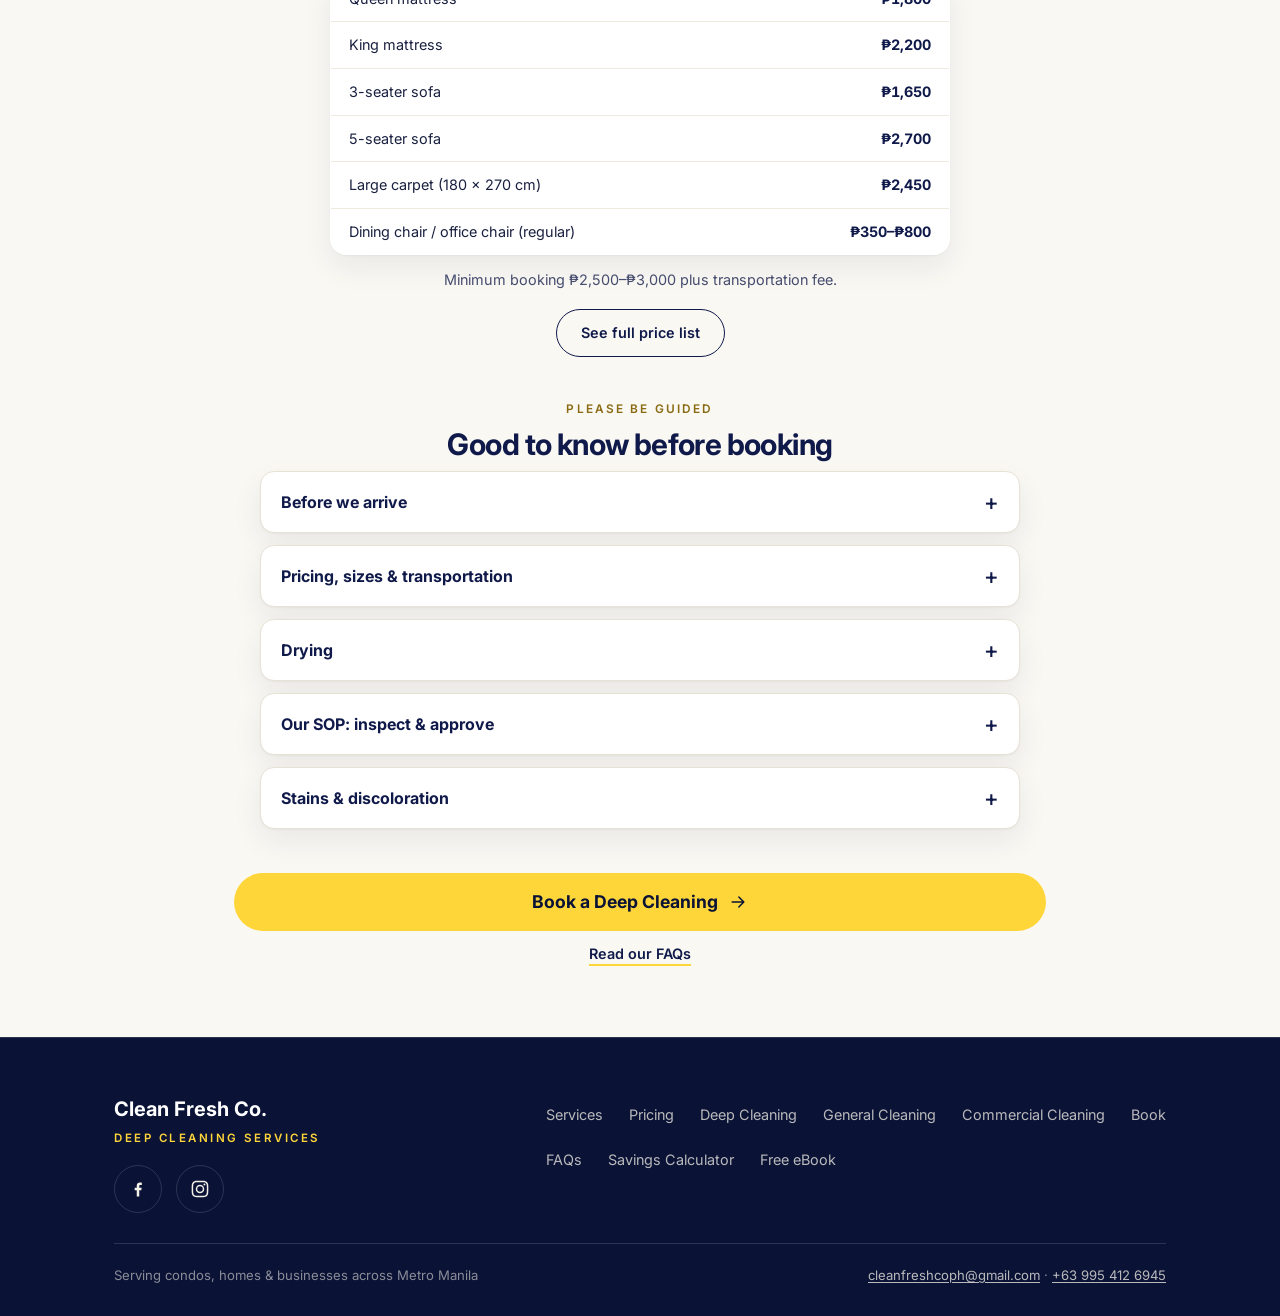
<file: deep-cleaning.html>
<!DOCTYPE html>
<html lang="en">
<head>
<meta charset="UTF-8">
<meta name="viewport" content="width=device-width, initial-scale=1.0">
<meta name="description" content="Upholstery, mattress and carpet deep cleaning in Metro Manila: dry vacuum, shampoo, extraction, blow-dry and high-pressure steam. See the process and rates.">
<link rel="canonical" href="https://cleanfreshco.com/deep-cleaning.html">
<meta property="og:type" content="website">
<meta property="og:url" content="https://cleanfreshco.com/deep-cleaning.html">
<meta property="og:image" content="https://cleanfreshco.com/assets/dc/2.jpg">
<meta property="og:image:width" content="1200">
<meta property="og:image:height" content="675">
<meta property="og:image:alt" content="Brushing and shampooing a fabric sofa to break down stains and odors">
<meta name="twitter:card" content="summary_large_image">
<meta property="og:site_name" content="Clean Fresh Co.">
<meta property="og:title" content="Deep Cleaning — Clean Fresh Co.">
<meta property="og:description" content="Upholstery, mattress and carpet deep cleaning in Metro Manila: dry vacuum, shampoo, extraction, blow-dry and high-pressure steam. See the process and rates.">
<link rel="icon" href="/favicon.ico" sizes="48x48">
<link rel="icon" type="image/png" href="/favicon-32.png" sizes="32x32">
<link rel="icon" type="image/png" href="/icon-192.png" sizes="192x192">
<link rel="apple-touch-icon" href="/apple-touch-icon.png">
<meta name="theme-color" content="#0A1236">
<title>Deep Cleaning — Clean Fresh Co.</title>
<link rel="preconnect" href="https://fonts.googleapis.com">
<link rel="preconnect" href="https://fonts.gstatic.com" crossorigin>
<link href="https://fonts.googleapis.com/css2?family=Inter:wght@400;500;600;700;800&display=swap" rel="stylesheet">
<style>
  :root{
    --navy:#121B4E;
    --navy-deep:#0A1236;
    --gold:#FFD639;
    --cream:#F5F3EA;
    --sky:#8FD6EC;
    --ink:#1B2340;
    --line:rgba(255,255,255,0.14);
  }
  *{margin:0;padding:0;box-sizing:border-box;}
  html{scroll-behavior:smooth;}
  body{
    font-family:'Inter',sans-serif;
    background:var(--cream);
    color:var(--ink);
    line-height:1.5;
  }
  h1,h2,h3,.display{font-family:'Baloo 2',sans-serif;}
  .mono{font-family:'IBM Plex Mono',monospace;}
  a{text-decoration:none;color:inherit;}
  img{max-width:100%;display:block;}
  .wrap{max-width:1100px;margin:0 auto;padding:0 24px;}

  /* NAV (shared look with main site) */
  nav{
    position:sticky;top:0;z-index:50;
    background:var(--navy);
    border-bottom:1px solid var(--line);
  }
  nav .wrap{display:flex;align-items:center;justify-content:space-between;height:72px;gap:12px;}
  .brand{display:flex;align-items:center;}
  .brand img{height:50px;width:auto;display:block;}
  .nav-links{display:flex;gap:28px;align-items:center;}
  .nav-links a{color:var(--cream);opacity:0.85;font-size:0.92rem;font-weight:500;}
  .nav-links a:hover{opacity:1;}
  .nav-links a.active{opacity:1;color:var(--gold);}

  .btn{
    display:inline-flex;align-items:center;gap:8px;
    padding:11px 22px;border-radius:999px;
    font-weight:700;font-size:0.9rem;
    border:none;cursor:pointer;
    transition:transform 0.15s ease, box-shadow 0.15s ease;
  }
  .btn-gold{background:var(--gold);color:var(--navy-deep);position:relative;overflow:hidden;}
  .btn-gold::after{
    content:"";position:absolute;top:0;left:-60%;width:40%;height:100%;
    background:linear-gradient(115deg, transparent, rgba(255,255,255,0.55), transparent);
    transform:skewX(-20deg);transition:left 0.55s ease;
  }
  .btn-gold:hover::after{left:130%;}
  .btn-gold:hover{transform:translateY(-2px);box-shadow:0 8px 20px rgba(255,214,57,0.35);}

  /* PAGE HEADER */
  .faq-hero{
    background:radial-gradient(ellipse at 20% -10%, #1B2670 0%, var(--navy) 55%, var(--navy-deep) 100%);
    color:var(--cream);padding:56px 0 44px;text-align:center;
  }
  .faq-hero .kicker{
    font-family:'IBM Plex Mono';font-size:0.72rem;letter-spacing:0.08em;text-transform:uppercase;
    color:var(--sky);margin-bottom:14px;display:inline-block;
  }
  .faq-hero h1{font-size:2.1rem;font-weight:700;margin-bottom:10px;}
  .faq-hero p{opacity:0.8;max-width:520px;margin:0 auto;}
  .back-link{
    display:inline-flex;align-items:center;gap:6px;color:var(--sky);
    font-size:0.88rem;font-weight:600;margin-top:22px;opacity:0.9;
  }
  .back-link:hover{opacity:1;}


  /* SHARE + BACK */
  .hero-actions{display:flex;gap:12px;justify-content:center;flex-wrap:wrap;margin-top:24px;}
  .hero-actions .pill{
    display:inline-flex;align-items:center;gap:8px;cursor:pointer;
    padding:9px 18px;border-radius:999px;font-family:'Inter',sans-serif;font-size:0.86rem;font-weight:600;
    color:var(--cream);background:rgba(255,255,255,0.08);border:1.5px solid var(--line);
    transition:transform 0.15s ease, border-color 0.15s ease, background 0.15s ease;
  }
  .hero-actions .pill:hover{transform:translateY(-2px);border-color:var(--gold);color:var(--gold);}
  .hero-actions .pill svg{width:16px;height:16px;fill:currentColor;}
  .share-toast{
    position:fixed;left:50%;bottom:28px;transform:translate(-50%,20px);z-index:100;
    background:var(--navy-deep);color:var(--cream);padding:12px 20px;border-radius:12px;
    font-size:0.88rem;font-weight:500;box-shadow:0 12px 30px rgba(10,18,54,0.35);
    opacity:0;pointer-events:none;transition:opacity 0.25s ease, transform 0.25s ease;max-width:90vw;text-align:center;
  }
  .share-toast.show{opacity:1;transform:translate(-50%,0);}



  /* GENERAL CLEANING PAGE */
  :root{--blue:#0B63F6;--tint:#EAF1FC;--tint-line:#D6E4FA;}
  .gc-wrap{max-width:860px;margin:0 auto;padding:0 24px;}
  .gc-intro{padding:46px 0 8px;text-align:center;}
  .gc-script{font-family:'Baloo 2';font-style:italic;font-weight:600;color:#2A6FE8;font-size:1.3rem;margin-bottom:10px;}
  .gc-lead{font-size:1.05rem;max-width:640px;margin:0 auto 18px;color:#3A4268;}
  /* intro video (square) */
  .dc-video{max-width:520px;margin:22px auto 0;}
  .dc-video video{
    display:block;width:100%;height:auto;aspect-ratio:1/1;background:var(--navy-deep);
    border-radius:18px;box-shadow:0 14px 34px rgba(10,18,54,0.22);
  }
  .dc-video figcaption{margin-top:8px;font-size:0.86rem;color:#5C6690;}
  .gc-trust{
    display:inline-block;background:var(--gold);color:var(--navy-deep);font-weight:700;font-size:0.9rem;
    padding:9px 20px;border-radius:999px;
  }
  .gc-trustbar{text-align:center;padding:20px 0 0;}
  .fine.sop{background:#EAF1FC;border-color:#D6E4FA;color:#1F2A5C;margin-bottom:0;}
  .gc-sec{padding:44px 0 0;}
  .gc-kicker{display:block;text-align:center;font-family:'IBM Plex Mono';font-size:0.74rem;letter-spacing:0.1em;text-transform:uppercase;color:var(--blue);margin-bottom:8px;font-weight:600;}
  .gc-h2{text-align:center;font-size:1.85rem;color:var(--navy);line-height:1.15;margin-bottom:10px;}
  .gc-sub{text-align:center;max-width:620px;margin:0 auto 22px;color:#3A4268;font-size:0.97rem;}
  .ico{flex-shrink:0;width:46px;height:46px;border-radius:50%;display:flex;align-items:center;justify-content:center;background:var(--blue);color:#fff;}
  .ico svg{width:23px;height:23px;}
  .ico.gold{background:var(--gold);color:var(--navy-deep);}
  .ico.soft{background:#fff;color:var(--blue);box-shadow:0 2px 8px rgba(11,99,246,0.15);}
  /* signature inclusions */
  .sig{
    background:linear-gradient(135deg,var(--navy) 0%,var(--navy-deep) 100%);color:var(--cream);
    border-radius:24px;padding:30px 26px;box-shadow:0 14px 34px rgba(10,18,54,0.22);
  }
  .sig .gc-kicker{color:var(--sky);}
  .sig .gc-h2{color:var(--gold);}
  .sig .gc-sub{color:rgba(245,243,234,0.82);}
  .sig-grid{display:grid;grid-template-columns:repeat(2,1fr);gap:14px;}
  .sig-card{background:rgba(255,255,255,0.08);border:1px solid var(--line);border-radius:18px;padding:20px;}
  .sig-card h3{font-size:1.1rem;color:var(--cream);margin:12px 0 6px;line-height:1.25;}
  .sig-card p{font-size:0.9rem;color:rgba(245,243,234,0.8);}
  .sig-grid.three{grid-template-columns:repeat(3,1fr);}
  .sig-free{
    margin-top:16px;text-align:center;font-size:0.92rem;color:var(--cream);
    border-top:1px solid var(--line);padding-top:16px;
  }
  .sig-free strong{color:var(--gold);}
  /* inclusions */
  .inc-grid{display:grid;grid-template-columns:repeat(2,1fr);gap:14px;}
  .inc-card{background:var(--tint);border:1px solid var(--tint-line);border-radius:18px;padding:20px;}
  .inc-card.wide{grid-column:1/-1;}
  .inc-head{display:flex;align-items:center;gap:12px;margin-bottom:12px;}
  .inc-head h3{font-size:1.1rem;color:var(--navy);line-height:1.2;}
  .inc-list{list-style:none;display:flex;flex-direction:column;gap:8px;}
  .inc-list li{position:relative;padding-left:26px;font-size:0.92rem;color:#2D355C;}
  .inc-list li::before{
    content:'';position:absolute;left:0;top:3px;width:17px;height:17px;border-radius:50%;
    background:var(--blue) url("data:image/svg+xml,%3Csvg xmlns='http://www.w3.org/2000/svg' viewBox='0 0 24 24' fill='none' stroke='white' stroke-width='3.4' stroke-linecap='round' stroke-linejoin='round'%3E%3Cpath d='M6 12.5l4 4L18 8'/%3E%3C/svg%3E") center/11px no-repeat;
  }
  .inc-list li.free::after{
    content:'FREE';margin-left:8px;font-family:'IBM Plex Mono';font-size:0.66rem;font-weight:600;
    background:var(--gold);color:var(--navy-deep);padding:2px 7px;border-radius:6px;vertical-align:1px;
  }
  /* scope guard */
  .scope{display:grid;grid-template-columns:repeat(2,1fr);gap:14px;}
  .scope-card{background:#fff;border:1px solid #E4E1D3;border-radius:18px;padding:20px;}
  .scope-card h3{font-size:1.05rem;color:var(--navy);margin-bottom:10px;display:flex;align-items:center;gap:10px;}
  .scope-card h3 .ico{width:34px;height:34px;} .scope-card h3 .ico svg{width:17px;height:17px;}
  .ico.red{background:#D9534F;color:#fff;} .ico.amber{background:#E9A62B;color:#fff;}
  .scope-list{list-style:none;display:flex;flex-direction:column;gap:9px;}
  .scope-list li{font-size:0.9rem;color:#2D355C;padding-left:18px;position:relative;}
  .scope-list li::before{content:'';position:absolute;left:0;top:8px;width:7px;height:7px;border-radius:50%;background:#B9B39A;}
  .fine{
    margin-top:14px;background:#FFF7DC;border:1px solid #F3E4A8;border-radius:14px;padding:16px 20px;
    font-size:0.88rem;color:#6B5A12;
  }
  /* before we arrive */
  .steps{counter-reset:s;display:grid;grid-template-columns:repeat(2,1fr);gap:12px;}
  .steps .step:last-child:nth-child(odd){grid-column:1/-1;}
  .step{display:flex;gap:14px;align-items:flex-start;background:var(--tint);border:1px solid var(--tint-line);border-radius:16px;padding:16px 18px;font-size:0.92rem;color:#2D355C;}
  .step::before{
    counter-increment:s;content:counter(s);flex-shrink:0;width:30px;height:30px;border-radius:50%;
    background:var(--navy);color:var(--gold);font-family:'Baloo 2';font-weight:700;display:flex;align-items:center;justify-content:center;
  }
  .step strong{display:block;color:var(--navy);margin-bottom:2px;}
  /* CTA */
  .gc-cta{margin:44px 0 72px;display:flex;flex-direction:column;gap:12px;align-items:stretch;}
  .quote-btn{
    display:flex;align-items:center;justify-content:center;gap:10px;background:var(--gold);color:var(--navy-deep);border-radius:999px;
    padding:16px 24px;font-family:'Baloo 2';font-weight:700;font-size:1.1rem;transition:transform 0.15s ease, box-shadow 0.15s ease;
  }
  .quote-btn:hover{transform:translateY(-2px);box-shadow:0 8px 20px rgba(255,214,57,0.45);}
  .quote-btn svg{width:20px;height:20px;}
  .alt-links{display:flex;justify-content:center;gap:22px;flex-wrap:wrap;font-size:0.9rem;font-weight:600;}
  .alt-links a{color:var(--blue);}
  .alt-links a:hover{text-decoration:underline;}
  @media (max-width:640px){
    .sig-grid,.sig-grid.three,.inc-grid,.scope,.steps{grid-template-columns:1fr;}
    .gc-h2{font-size:1.5rem;} .sig{padding:24px 18px;}
    .price-table td{padding:10px 12px;font-size:0.84rem;}
  }
  .price-table{
    width:100%;border-collapse:collapse;background:#fff;border-radius:16px;overflow:hidden;
    border:1px solid #E4E1D3;margin-bottom:18px;
  }
  .price-table caption{
    text-align:left;font-family:'Baloo 2';font-weight:700;font-size:1rem;
    color:var(--navy);background:#EFEBDC;padding:12px 18px;caption-side:top;
  }
  .price-table td{padding:12px 18px;font-size:0.9rem;border-top:1px solid #EEEBDE;}
  .price-table td:last-child{text-align:right;font-family:'IBM Plex Mono';font-weight:600;color:var(--navy);white-space:nowrap;}
  .price-table td.pt-note{font-size:0.82rem;font-style:italic;color:#6B7094;text-align:left;font-family:'Inter',sans-serif;font-weight:500;white-space:normal;}
  .price-note{
    background:#FFF7DC;border:1px solid #F3E4A8;border-radius:14px;padding:18px 20px;
    font-size:0.86rem;color:#6B5A12;
  }
  .price-note ul{padding-left:18px;margin-top:6px;}


  /* PHOTO CAROUSEL */
  .gc-gallery{padding-top:34px;}
  .gcs-frame{position:relative;border-radius:22px;overflow:hidden;border:3px solid #fff;background:#fff;box-shadow:0 12px 30px rgba(18,27,78,0.18);}
  .gcs-track{display:flex;overflow-x:auto;scroll-snap-type:x mandatory;scrollbar-width:none;-webkit-overflow-scrolling:touch;}
  .gcs-track::-webkit-scrollbar{display:none;}
  .gcs-slide{flex:0 0 100%;scroll-snap-align:center;scroll-snap-stop:always;aspect-ratio:16/9;background:#EEF1F6;}
  .gcs-slide img{width:100%;height:100%;object-fit:cover;display:block;-webkit-user-drag:none;}
  .gcs-arrow{
    position:absolute;top:50%;transform:translateY(-50%);z-index:2;width:38px;height:38px;border-radius:50%;
    background:rgba(10,18,54,0.62);border:1.5px solid rgba(255,255,255,0.6);color:#fff;display:flex;align-items:center;justify-content:center;
    cursor:pointer;padding:0;transition:background 0.15s ease, opacity 0.15s ease;
  }
  .gcs-arrow:hover{background:rgba(10,18,54,0.9);}
  .gcs-arrow[disabled]{opacity:0.25;cursor:default;}
  .gcs-arrow svg{width:17px;height:17px;stroke:currentColor;fill:none;stroke-width:2.8;stroke-linecap:round;stroke-linejoin:round;}
  .gcs-arrow.prev{left:10px;} .gcs-arrow.next{right:10px;}
  .gcs-dots{display:flex;justify-content:center;gap:8px;margin-top:14px;}
  .gcs-dot{width:9px;height:9px;border-radius:50%;border:0;padding:0;cursor:pointer;background:#C9CDDB;transition:background 0.2s ease, width 0.2s ease;}
  .gcs-dot.active{background:var(--navy);width:24px;border-radius:6px;}
  @media (max-width:640px){
    .gcs-frame{border-radius:18px;}
    .gcs-arrow{width:32px;height:32px;} .gcs-arrow.prev{left:8px;} .gcs-arrow.next{right:8px;}
  }

  /* FOOTER (shared look) */
  footer{background:var(--navy);color:var(--cream);padding:44px 0 28px;margin-top:0;}
  footer .wrap{display:flex;justify-content:space-between;align-items:center;flex-wrap:wrap;gap:16px;}
  .foot-brand{font-family:'Baloo 2';font-weight:700;color:var(--gold);}
  .foot-links{display:flex;flex-wrap:wrap;gap:8px 20px;font-size:0.85rem;opacity:0.8;}
  .foot-bottom{
    text-align:center;font-size:0.78rem;opacity:0.5;margin-top:26px;
    font-family:'IBM Plex Mono';
  }

  @media (max-width:820px){
    .discount-banner{flex-direction:column;text-align:center;padding:18px;}
    .discount-banner .btn{width:100%;justify-content:center;}

    .nav-links{
      position:absolute;top:72px;left:0;right:0;background:var(--navy);
      flex-direction:column;align-items:flex-start;padding:8px 24px 18px;
      display:none;border-bottom:1px solid var(--line);
    }
    .nav-links.open{display:flex;}
    .nav-links a{width:100%;padding:12px 0;border-bottom:1px solid var(--line);font-size:1rem;}
    .nav-links a:last-child{border-bottom:none;}
    .nav-toggle{display:flex;}
    .faq-hero h1{font-size:1.7rem;}
  }
  @media (min-width:821px){
    .nav-toggle{display:none;}
  }
  .nav-toggle{
    background:transparent;border:none;cursor:pointer;padding:8px;
    flex-direction:column;gap:5px;
  }
  .nav-toggle span{display:block;width:22px;height:2px;background:var(--cream);border-radius:2px;transition:transform 0.2s ease, opacity 0.2s ease;}
  .nav-toggle[aria-expanded="true"] span:nth-child(1){transform:translateY(7px) rotate(45deg);}
  .nav-toggle[aria-expanded="true"] span:nth-child(2){opacity:0;}
  .nav-toggle[aria-expanded="true"] span:nth-child(3){transform:translateY(-7px) rotate(-45deg);}
  .nav-right{display:flex;align-items:center;gap:10px;}

  /* spacing polish (mobile) */
  @media (max-width:820px){
    .faq-hero{padding:36px 0 30px;}
    .faq-hero .kicker{margin-bottom:10px;}
    .faq-hero h1{margin-bottom:8px;}
    .hero-actions{margin-top:20px;gap:10px;}
    .hero-actions .pill{padding:8px 16px;}
  }

  @media (max-width:820px){
    .gc-intro{padding:28px 0 0;}
    .gc-script{margin-bottom:8px;}
    .gc-lead{margin-bottom:0;font-size:1rem;}
    .gc-gallery{padding-top:22px;}
    .gc-trustbar{padding-top:16px;}
    .gc-sec{padding-top:36px;}
  }

  /* Larger tap areas without changing the look */
  .nav-toggle{width:44px;height:44px;}
  .foot-links a{display:inline-block;padding:12px 0;}
  .foot-bottom a{text-decoration:underline;text-underline-offset:2px;}
  .ba-dot,.gcs-dot{position:relative;}
  .ba-dot::after,.gcs-dot::after{content:"";position:absolute;inset:-17px -4px;}
  .ba-arrow::after,.gcs-arrow::after{content:"";position:absolute;inset:-7px;}

  /* Deep cleaning steps, in photos */
  .steps-strip{list-style:none;display:grid;grid-template-columns:repeat(4,1fr);gap:14px;}
  .steps-strip li{display:flex;flex-direction:column;gap:8px;}
  .steps-strip img{width:100%;aspect-ratio:16/9;object-fit:cover;border-radius:14px;box-shadow:0 8px 20px rgba(18,27,78,0.14);}
  .steps-strip span{font-family:'Baloo 2';font-weight:700;color:var(--navy);font-size:0.98rem;line-height:1.2;}
  @media (max-width:700px){ .steps-strip{grid-template-columns:repeat(2,1fr);gap:12px;} .steps-strip span{font-size:0.9rem;} }
  .proof-shot{max-width:520px;margin:22px auto 0;text-align:center;}
  .proof-shot img{width:100%;aspect-ratio:16/9;object-fit:cover;border-radius:16px;box-shadow:0 10px 24px rgba(18,27,78,0.16);}
  .proof-shot figcaption{margin-top:8px;font-size:0.92rem;color:#3A4268;}
  /* Before/after results (shared with the home page hero) */
  .ba-row{position:relative;}
  .ba-frame{
    position:relative;border-radius:24px;overflow:hidden;
    border:3px solid #fff;background:#fff;
    box-shadow:0 14px 30px rgba(0,0,0,0.3);
  }
  .ba-track{
    display:flex;overflow-x:auto;scroll-snap-type:x mandatory;
    scrollbar-width:none;-webkit-overflow-scrolling:touch;
  }
  .ba-track::-webkit-scrollbar{display:none;}
  .ba-slide{
    position:relative;flex:0 0 100%;scroll-snap-align:center;scroll-snap-stop:always;
    aspect-ratio:16/9;overflow:hidden;--pos:50%;user-select:none;-webkit-user-select:none;
  }
  .ba-slide img{
    position:absolute;inset:0;width:100%;height:100%;object-fit:cover;display:block;
    pointer-events:none;-webkit-user-drag:none;
  }
  .ba-slide .ba-before{clip-path:inset(0 calc(100% - var(--pos)) 0 0);}
  .ba-line{
    position:absolute;top:0;bottom:0;left:var(--pos);width:3px;margin-left:-1.5px;
    background:#fff;box-shadow:0 0 8px rgba(0,0,0,0.35);pointer-events:none;
  }
  .ba-zone{
    position:absolute;top:0;bottom:0;left:var(--pos);width:64px;margin-left:-32px;
    display:flex;align-items:center;justify-content:center;
    cursor:ew-resize;touch-action:pan-y;outline:none;z-index:2;
  }
  .ba-knob{
    width:44px;height:44px;border-radius:50%;background:#fff;color:var(--navy);
    display:flex;align-items:center;justify-content:center;
    box-shadow:0 4px 14px rgba(0,0,0,0.35);transition:transform 0.15s ease;
  }
  .ba-knob svg{width:22px;height:22px;stroke:currentColor;fill:none;stroke-width:2.6;stroke-linecap:round;stroke-linejoin:round;}
  .ba-zone:hover .ba-knob,.ba-zone:focus-visible .ba-knob,.ba-slide.dragging .ba-knob{transform:scale(1.12);}
  .ba-zone:focus-visible .ba-knob{box-shadow:0 0 0 3px var(--gold),0 4px 14px rgba(0,0,0,0.35);}
  .ba-tag{
    position:absolute;bottom:12px;z-index:1;pointer-events:none;
    padding:7px 18px;border-radius:999px;color:#fff;
    font-family:'Baloo 2';font-weight:700;font-size:0.85rem;letter-spacing:0.04em;text-transform:uppercase;
  }
  .ba-tag.b{left:12px;background:rgba(55,62,84,0.92);}
  .ba-tag.a{right:12px;background:#0B63F6;}
  .ba-arrow{
    position:absolute;top:12px;z-index:3;width:34px;height:34px;border-radius:50%;
    background:rgba(10,18,54,0.62);border:1.5px solid rgba(255,255,255,0.55);color:#fff;
    display:flex;align-items:center;justify-content:center;cursor:pointer;padding:0;
    transition:background 0.15s ease, opacity 0.15s ease;
  }
  .ba-arrow:hover{background:rgba(10,18,54,0.9);}
  .ba-arrow[disabled]{opacity:0.3;cursor:default;}
  .ba-arrow svg{width:16px;height:16px;stroke:currentColor;fill:none;stroke-width:2.8;stroke-linecap:round;stroke-linejoin:round;}
  .ba-arrow.prev{left:12px;} .ba-arrow.next{right:12px;}
  .ba-dots{display:flex;justify-content:center;gap:8px;margin-top:12px;}
  .ba-dot{
    width:9px;height:9px;border-radius:50%;border:0;padding:0;cursor:pointer;
    background:rgba(255,255,255,0.35);transition:background 0.2s ease, width 0.2s ease;
  }
  .ba-dot.active{background:var(--gold);width:24px;border-radius:6px;}
  @media (max-width:480px){
    .hero-strip{gap:18px;margin-top:24px;}
    .ba-frame{border-radius:20px;}
    .ba-knob{width:38px;height:38px;} .ba-knob svg{width:19px;height:19px;}
    .ba-tag{font-size:0.7rem;padding:6px 13px;bottom:9px;} .ba-tag.b{left:9px;} .ba-tag.a{right:9px;}
    .ba-arrow{width:30px;height:30px;top:9px;} .ba-arrow.prev{left:9px;} .ba-arrow.next{right:9px;}
  }
  .results .ba-row{max-width:520px;margin:0 auto;}
  .results .ba-slide{aspect-ratio:1/1;}
  /* Sticky mobile booking bar */
  .mbar{display:none;}
  @media (max-width:820px){
    .mbar{
      display:flex;gap:10px;position:fixed;left:0;right:0;bottom:0;z-index:60;
      padding:10px 16px calc(10px + env(safe-area-inset-bottom));
      background:rgba(10,18,54,0.96);border-top:1px solid var(--line);
      transform:translateY(110%);transition:transform 0.25s ease;
    }
    .mbar.show{transform:none;}
    .mbar a{flex:1;display:flex;align-items:center;justify-content:center;min-height:48px;border-radius:999px;font-weight:700;font-size:0.95rem;}
    .mbar .m-call{border:1.5px solid rgba(255,255,255,0.35);color:var(--cream);}
    .mbar .m-msg{background:var(--gold);color:var(--navy-deep);}
    body{padding-bottom:76px;}
  }
  @media (prefers-reduced-motion:reduce){ .mbar{transition:none;} }

  /* Room for the Calculator link at mid widths */
  @media (min-width:821px) and (max-width:1080px){
    .nav-links{gap:18px;}
    .nav-links a{font-size:0.86rem;}
  }
  @media (min-width:821px) and (max-width:900px){
    .nav-links{gap:12px;}
    .nav-links a{font-size:0.8rem;}
    .nav-right .btn-gold{padding:9px 14px;font-size:0.82rem;}
  }
</style>
<link rel="stylesheet" href="assets/css/theme.css">
</head>
<body>

<nav>
  <div class="wrap">
    <a href="index.html" class="brand"><img src="assets/logo.png" alt="Clean Fresh Co." width="72" height="50"></a>
    <div class="nav-links" id="navLinks">
      <a href="index.html">Home</a>
      <a href="pricing.html">Pricing</a>
      <a href="deep-cleaning.html" class="active">Deep Cleaning</a>
      <a href="general-cleaning.html">General Cleaning</a>
      <a href="commercial-cleaning.html">Commercial Cleaning</a>
      <a href="faq.html">FAQs</a>
      <a href="savingscalculator">Savings Calculator</a>
    </div>
    <div class="nav-right">
      <a href="https://m.me/522847734243823" target="_blank" rel="noopener" class="btn btn-gold">Book a Cleaning</a>
      <button class="nav-toggle" id="navToggle" aria-expanded="false" aria-controls="navLinks" aria-label="Toggle menu">
        <span></span><span></span><span></span>
      </button>
    </div>
  </div>
</nav>

<section class="faq-hero">
  <div class="wrap">
    <span class="kicker">● Clean Fresh Co.</span>
    <h1>Deep Cleaning</h1>
    <p>Everything you can expect from our Deep Cleaning service.</p>
    <div class="hero-actions">
      <button type="button" class="pill" data-back><svg viewBox="0 0 24 24" aria-hidden="true"><path d="M20 11H7.83l5.59-5.59L12 4l-8 8 8 8 1.41-1.41L7.83 13H20z"/></svg> Back</button>
      <button type="button" class="pill" data-share><svg viewBox="0 0 24 24" aria-hidden="true"><path d="M18 16.08c-.76 0-1.44.3-1.96.77L8.91 12.7c.05-.23.09-.46.09-.7s-.04-.47-.09-.7l7.05-4.11c.54.5 1.25.81 2.04.81 1.66 0 3-1.34 3-3s-1.34-3-3-3-3 1.34-3 3c0 .24.04.47.09.7L8.04 9.81C7.5 9.31 6.79 9 6 9c-1.66 0-3 1.34-3 3s1.34 3 3 3c.79 0 1.5-.31 2.04-.81l7.12 4.16c-.05.21-.08.43-.08.65 0 1.61 1.31 2.92 2.92 2.92s2.92-1.31 2.92-2.92-1.31-2.92-2.92-2.92z"/></svg> Share</button>
      <a href="index.html" class="pill">Home</a>
    </div>
  </div>
</section>

<section class="gc-intro">
  <div class="gc-wrap">
    <p class="gc-script">Hindi lang linis, deep clean talaga.</p>
    <p class="gc-lead">Most cleanings stop at the surface. We remove the stains, dirt, bacteria and odor trapped inside your upholstery.</p>
    <figure class="dc-video">
      <video controls playsinline preload="none" width="1080" height="1080"
        poster="assets/video/deep-cleaning-benefits-poster.jpg"
        aria-label="Video: the benefits of deep cleaning your furniture">
        <source src="assets/video/deep-cleaning-benefits.mp4" type="video/mp4">
        <a href="assets/video/deep-cleaning-benefits.mp4">Watch the video: benefits of deep cleaning</a>
      </video>
      <figcaption>Tap to play (with sound): ano ba talaga ang benefits ng deep cleaning?</figcaption>
    </figure>
  </div>
</section>

<section class="gc-sec gc-gallery" id="photos">
  <div class="gc-wrap">
    <ol class="steps-strip" aria-label="Our deep cleaning process">
      <li><img src="assets/dc/1.jpg" alt="Dry vacuum removes deep dirt and dust mites"><span>1. Dry vacuum</span><small>Removes deep dirt and dust mites</small></li>
      <li><img src="assets/dc/2.jpg" alt="Brushing and shampooing breaks down stains and odors" loading="lazy"><span>2. Brushing &amp; shampooing</span><small>Breaks down stains and odors</small></li>
      <li><img src="assets/dc/3.jpg" alt="Extraction and blow-drying" loading="lazy"><span>3. Extraction &amp; blow-drying</span><small>Pulls out trapped dirt; blow-drying included</small></li>
      <li><img src="assets/dc/4.jpg" alt="High-pressure steaming kills allergens and bed bugs" loading="lazy"><span>4. High-pressure steaming</span><small>Helps kill allergens and bed bugs</small></li>
    </ol>
    <figure class="proof-shot">
      <img src="assets/dc/5.jpg" alt="Actual dirty water extracted from a client's item" loading="lazy">
      <figcaption>Actual dirty water we extracted from a client&rsquo;s item.</figcaption>
    </figure>
    <p class="free-line"><strong>Free with every deep cleaning:</strong> toilet bowl cleaner tablets and antibac disinfectant fogging.</p>
  </div>
</section>

<section class="gc-sec" id="results">
  <div class="gc-wrap">
    <div class="sig results">
      <span class="gc-kicker">Real results</span>
      <h2 class="gc-h2">Drag the line to see the difference</h2>
      <p class="gc-sub">Client items, before and after our Deep Cleaning.</p>
      <div class="ba-row" data-ba-row aria-label="Before and after: deep cleaning results">
        <div class="ba-frame">
          <button type="button" class="ba-arrow prev" aria-label="Previous example" disabled><svg viewBox="0 0 24 24" aria-hidden="true"><path d="M15 5l-7 7 7 7"/></svg></button>
          <button type="button" class="ba-arrow next" aria-label="Next example"><svg viewBox="0 0 24 24" aria-hidden="true"><path d="M9 5l7 7-7 7"/></svg></button>
          <div class="ba-track">
            <div class="ba-slide">
              <img src="assets/gallery/sectional-after.jpg" alt="After: Sectional sofa deep cleaning" loading="lazy" draggable="false">
              <img class="ba-before" src="assets/gallery/sectional-before.jpg" alt="Before: Sectional sofa deep cleaning" loading="lazy" draggable="false">
              <div class="ba-line"></div>
              <span class="ba-tag b">Before</span><span class="ba-tag a">After</span>
              <div class="ba-zone" role="slider" tabindex="0" aria-label="Drag to compare before and after: sectional sofa" aria-valuemin="0" aria-valuemax="100" aria-valuenow="50"><div class="ba-knob"><svg viewBox="0 0 24 24" aria-hidden="true"><path d="M9 6l-6 6 6 6"/><path d="M15 6l6 6-6 6"/></svg></div></div>
            </div>
            <div class="ba-slide">
              <img src="assets/gallery/blue-loveseat-after.jpg" alt="After: Blue loveseat deep cleaning" loading="lazy" draggable="false">
              <img class="ba-before" src="assets/gallery/blue-loveseat-before.jpg" alt="Before: Blue loveseat deep cleaning" loading="lazy" draggable="false">
              <div class="ba-line"></div>
              <span class="ba-tag b">Before</span><span class="ba-tag a">After</span>
              <div class="ba-zone" role="slider" tabindex="0" aria-label="Drag to compare before and after: blue loveseat" aria-valuemin="0" aria-valuemax="100" aria-valuenow="50"><div class="ba-knob"><svg viewBox="0 0 24 24" aria-hidden="true"><path d="M9 6l-6 6 6 6"/><path d="M15 6l6 6-6 6"/></svg></div></div>
            </div>
            <div class="ba-slide">
              <img src="assets/gallery/brown-loveseat-after.jpg" alt="After: Brown loveseat deep cleaning" loading="lazy" draggable="false">
              <img class="ba-before" src="assets/gallery/brown-loveseat-before.jpg" alt="Before: Brown loveseat deep cleaning" loading="lazy" draggable="false">
              <div class="ba-line"></div>
              <span class="ba-tag b">Before</span><span class="ba-tag a">After</span>
              <div class="ba-zone" role="slider" tabindex="0" aria-label="Drag to compare before and after: brown loveseat" aria-valuemin="0" aria-valuemax="100" aria-valuenow="50"><div class="ba-knob"><svg viewBox="0 0 24 24" aria-hidden="true"><path d="M9 6l-6 6 6 6"/><path d="M15 6l6 6-6 6"/></svg></div></div>
            </div>
            <div class="ba-slide">
              <img src="assets/gallery/dining-chairs-after.jpg" alt="After: Dining chairs deep cleaning" loading="lazy" draggable="false">
              <img class="ba-before" src="assets/gallery/dining-chairs-before.jpg" alt="Before: Dining chairs deep cleaning" loading="lazy" draggable="false">
              <div class="ba-line"></div>
              <span class="ba-tag b">Before</span><span class="ba-tag a">After</span>
              <div class="ba-zone" role="slider" tabindex="0" aria-label="Drag to compare before and after: dining chairs" aria-valuemin="0" aria-valuemax="100" aria-valuenow="50"><div class="ba-knob"><svg viewBox="0 0 24 24" aria-hidden="true"><path d="M9 6l-6 6 6 6"/><path d="M15 6l6 6-6 6"/></svg></div></div>
            </div>
            <div class="ba-slide">
              <img src="assets/gallery/office-chair-after.jpg" alt="After: Office chair deep cleaning" loading="lazy" draggable="false">
              <img class="ba-before" src="assets/gallery/office-chair-before.jpg" alt="Before: Office chair deep cleaning" loading="lazy" draggable="false">
              <div class="ba-line"></div>
              <span class="ba-tag b">Before</span><span class="ba-tag a">After</span>
              <div class="ba-zone" role="slider" tabindex="0" aria-label="Drag to compare before and after: office chair" aria-valuemin="0" aria-valuemax="100" aria-valuenow="50"><div class="ba-knob"><svg viewBox="0 0 24 24" aria-hidden="true"><path d="M9 6l-6 6 6 6"/><path d="M15 6l6 6-6 6"/></svg></div></div>
            </div>
            <div class="ba-slide">
              <img src="assets/gallery/ottoman-after.jpg" alt="After: Ottoman deep cleaning" loading="lazy" draggable="false">
              <img class="ba-before" src="assets/gallery/ottoman-before.jpg" alt="Before: Ottoman deep cleaning" loading="lazy" draggable="false">
              <div class="ba-line"></div>
              <span class="ba-tag b">Before</span><span class="ba-tag a">After</span>
              <div class="ba-zone" role="slider" tabindex="0" aria-label="Drag to compare before and after: ottoman" aria-valuemin="0" aria-valuemax="100" aria-valuenow="50"><div class="ba-knob"><svg viewBox="0 0 24 24" aria-hidden="true"><path d="M9 6l-6 6 6 6"/><path d="M15 6l6 6-6 6"/></svg></div></div>
            </div>
          </div>
        </div>
        <div class="ba-dots"><button type="button" class="ba-dot active" aria-label="Show sectional sofa"></button><button type="button" class="ba-dot" aria-label="Show blue loveseat"></button><button type="button" class="ba-dot" aria-label="Show brown loveseat"></button><button type="button" class="ba-dot" aria-label="Show dining chairs"></button><button type="button" class="ba-dot" aria-label="Show office chair"></button><button type="button" class="ba-dot" aria-label="Show ottoman"></button></div>
      </div>
    </div>
  </div>
</section>

<section class="gc-sec" id="difference">
  <div class="gc-wrap">
    <div class="sig">
      <span class="gc-kicker">What sets us apart</span>
      <h2 class="gc-h2">Done right, priced complete</h2>
      <p class="gc-sub">Three things we never compromise on when we deep clean your furniture.</p>
      <div class="sig-grid three">
        <div class="sig-card">
          <span class="ico gold"><svg viewBox="0 0 24 24" aria-hidden="true" fill="none" stroke="currentColor" stroke-width="1.8" stroke-linecap="round" stroke-linejoin="round"><path d="M10 2h4v3l1.5 2v13a2 2 0 01-2 2h-3a2 2 0 01-2-2V7L10 5zM8.5 12h7"/></svg></span>
          <h3>Actual upholstery shampoo</h3>
          <p>We use real upholstery shampoo made for fabric, not laundry soap.</p>
        </div>
        <div class="sig-card">
          <span class="ico gold"><svg viewBox="0 0 24 24" aria-hidden="true" fill="none" stroke="currentColor" stroke-width="1.8" stroke-linecap="round" stroke-linejoin="round"><path d="M9 3h6M10 3v6l-5 9a2 2 0 001.7 3h10.6A2 2 0 0019 18l-5-9V3M7.5 15h9"/></svg></span>
          <h3>Specialized branded solutions</h3>
          <p>On top of the shampoo, we use other specialized, branded solutions to help remove stains.</p>
        </div>
        <div class="sig-card">
          <span class="ico gold"><svg viewBox="0 0 24 24" aria-hidden="true" fill="none" stroke="currentColor" stroke-width="1.8" stroke-linecap="round" stroke-linejoin="round"><path d="M3 12V4a1 1 0 011-1h8l9 9-9 9z"/><circle cx="7.5" cy="7.5" r="1.3"/><path d="M12 10l-3 3 2 2"/></svg></span>
          <h3>Complete pricing</h3>
          <p>No additional or surprising fees just to get your item fully cleaned.</p>
        </div>
      </div>
      <p class="sig-free">Your listed price covers the full process: shampoo, solutions, extraction, steaming, and blow-drying. Pricing follows the item size verified on-site, and the transportation fee depends on your location.</p>
    </div>
  </div>
</section>

<section class="gc-sec" id="prices">
  <div class="gc-wrap">
    <span class="gc-kicker">Prices</span>
    <h2 class="gc-h2">Popular items</h2>
    <p class="gc-sub">Rates are based on the type and size of your item.</p>
    <table class="price-table compact-prices">
      <tr><td>Queen mattress</td><td>₱1,800</td></tr>
      <tr><td>King mattress</td><td>₱2,200</td></tr>
      <tr><td>3-seater sofa</td><td>₱1,650</td></tr>
      <tr><td>5-seater sofa</td><td>₱2,700</td></tr>
      <tr><td>Large carpet (180 × 270 cm)</td><td>₱2,450</td></tr>
      <tr><td>Dining chair / office chair (regular)</td><td>₱350–₱800</td></tr>
    </table>
    <p class="price-foot">Minimum booking ₱2,500–₱3,000 plus transportation fee.</p>
    <div class="center-btns"><a href="pricing.html?tab=deep" class="btn btn-outline">See full price list</a></div>
  </div>
</section>

<section class="gc-sec" id="good-to-know">
  <div class="gc-wrap">
    <span class="gc-kicker">Please be guided</span>
    <h2 class="gc-h2">Good to know before booking</h2>
    <div class="gtk">
      <details>
        <summary>Before we arrive</summary>
        <ul>
          <li><strong>Send a photo of the item.</strong> It helps us assess the fabric and its condition, and quote accurately.</li>
          <li><strong>Tell us the type and size,</strong> for example the bed size, the number of seats, or the carpet dimensions.</li>
          <li><strong>Prepare the space.</strong> Please clear the area around the item and make sure we have access to water and electricity.</li>
          <li><strong>Share your schedule.</strong> Let us know about any meeting or time limit, and assign someone to be present if you’ll be away.</li>
        </ul>
      </details>
      <details>
        <summary>Pricing, sizes &amp; transportation</summary>
        <ul>
          <li>Minimum starts at ₱2,500–₱3,000 plus transportation fee (e.g. Queen mattress ₱1,800 + 2-seater sofa ₱1,200 = ₱3,000).</li>
          <li>Items bigger than the listed sizes are quoted individually.</li>
          <li>Final pricing may vary based on the actual item size verified on-site.</li>
          <li>Pull-out, extension, or L-shaped sofas and pillows are priced as listed.</li>
          <li>Transportation fee depends on your location.</li>
        </ul>
      </details>
      <details>
        <summary>Drying</summary>
        <ul>
          <li>Blow-drying is included in our cleaning process.</li>
          <li>100% dryness is not guaranteed, as heavily soiled items may need multiple shampooing passes, which can affect drying time.</li>
          <li>Final drying time depends on the fabric and its condition. Please allow air-dry time after deep shampooing.</li>
        </ul>
      </details>
      <details>
        <summary>Our SOP: inspect &amp; approve</summary>
        <p>Before we leave, we ask you to inspect the work and approve it. We will address any concerns on the spot, within the agreed scope, until you are satisfied. Concerns after we’ve left are handled case by case and by approval, so please let us know the same day.</p>
      </details>
      <details>
        <summary>Stains &amp; discoloration</summary>
        <p>Results depend on the fabric&rsquo;s raw material, the item&rsquo;s age, and the stain&rsquo;s age and nature. Some stains or chemical-related discoloration may be permanent and cannot be fully removed through deep cleaning. We will still perform the agreed deep cleaning service, but in some cases, professional restoration or reupholstery may be needed.</p>
      </details>
    </div>
    <div class="gc-cta">
      <a class="quote-btn" href="https://m.me/522847734243823" target="_blank" rel="noopener">Book a Deep Cleaning <svg viewBox="0 0 24 24" aria-hidden="true" fill="none" stroke="currentColor" stroke-width="1.8" stroke-linecap="round" stroke-linejoin="round"><path d="M5 12h14M13 6l6 6-6 6"/></svg></a>
      <div class="alt-links"><a href="faq.html">Read our FAQs</a></div>
    </div>
  </div>
</section>

<div class="share-toast" id="shareToast" role="status" aria-live="polite"></div>

<footer>
  <div class="wrap">
    <div class="foot-top">
      <div>
        <div class="foot-brand">Clean Fresh Co.<small>Deep cleaning services</small></div>
        <div class="socials">
          <a href="https://www.facebook.com/cleanfreshcodeepcleaning/" target="_blank" rel="noopener" class="social" aria-label="Clean Fresh Co. on Facebook"><svg viewBox="0 0 24 24" aria-hidden="true"><path d="M13.5 21v-7.5h2.5l.4-3h-2.9V8.6c0-.9.3-1.5 1.5-1.5h1.6V4.4c-.3 0-1.2-.1-2.3-.1-2.3 0-3.8 1.4-3.8 3.9v2.3H8v3h2.5V21h3z"/></svg></a>
          <a href="https://www.instagram.com/_cleanfreshco/" target="_blank" rel="noopener" class="social" aria-label="Clean Fresh Co. on Instagram"><svg viewBox="0 0 24 24" aria-hidden="true"><path d="M12 3.8c2.7 0 3 0 4 .1 1 0 1.5.2 1.9.3.5.2.8.4 1.1.8.4.3.6.7.8 1.1.1.4.3.9.3 1.9.1 1 .1 1.3.1 4s0 3-.1 4c0 1-.2 1.5-.3 1.9-.2.5-.4.8-.8 1.1-.3.4-.7.6-1.1.8-.4.1-.9.3-1.9.3-1 .1-1.3.1-4 .1s-3 0-4-.1c-1 0-1.5-.2-1.9-.3a3 3 0 0 1-1.1-.8 3 3 0 0 1-.8-1.1c-.1-.4-.3-.9-.3-1.9-.1-1-.1-1.3-.1-4s0-3 .1-4c0-1 .2-1.5.3-1.9.2-.5.4-.8.8-1.1.3-.4.7-.6 1.1-.8.4-.1.9-.3 1.9-.3 1-.1 1.3-.1 4-.1M12 2c-2.7 0-3.1 0-4.1.1-1.1 0-1.8.2-2.4.5-.7.2-1.2.6-1.8 1.1-.5.6-.9 1.1-1.1 1.8-.3.6-.5 1.3-.5 2.4C2 8.9 2 9.3 2 12s0 3.1.1 4.1c0 1.1.2 1.8.5 2.4.2.7.6 1.2 1.1 1.8.6.5 1.1.9 1.8 1.1.6.3 1.3.5 2.4.5 1 .1 1.4.1 4.1.1s3.1 0 4.1-.1c1.1 0 1.8-.2 2.4-.5.7-.2 1.2-.6 1.8-1.1.5-.6.9-1.1 1.1-1.8.3-.6.5-1.3.5-2.4.1-1 .1-1.4.1-4.1s0-3.1-.1-4.1c0-1.1-.2-1.8-.5-2.4-.2-.7-.6-1.2-1.1-1.8-.6-.5-1.1-.9-1.8-1.1-.6-.3-1.3-.5-2.4-.5C15.1 2 14.7 2 12 2zm0 4.9a5.1 5.1 0 1 0 0 10.2 5.1 5.1 0 0 0 0-10.2zm0 8.4a3.3 3.3 0 1 1 0-6.6 3.3 3.3 0 0 1 0 6.6zm5.3-9.8a1.2 1.2 0 1 0 0 2.4 1.2 1.2 0 0 0 0-2.4z"/></svg></a>
        </div>
      </div>
      <div class="foot-links">
        <a href="index.html#services">Services</a>
        <a href="pricing.html">Pricing</a>
        <a href="deep-cleaning.html">Deep Cleaning</a>
        <a href="general-cleaning.html">General Cleaning</a>
        <a href="commercial-cleaning.html">Commercial Cleaning</a>
        <a href="index.html#book">Book</a>
        <a href="faq.html">FAQs</a>
        <a href="savingscalculator">Savings Calculator</a>
        <a href="https://drive.google.com/file/d/1SEPK2WiCma2hbYjQin0RZhiO6YCGcOj8/view?usp=sharing" target="_blank" rel="noopener">Free eBook</a>
      </div>
    </div>
    <div class="foot-bottom">
      <span>Serving condos, homes &amp; businesses across Metro Manila</span>
      <span><a href="mailto:cleanfreshcoph@gmail.com">cleanfreshcoph@gmail.com</a> · <a href="tel:+639954126945">+63 995 412 6945</a></span>
    </div>
  </div>
</footer>

<script>
  const navToggle = document.getElementById('navToggle');
  const navLinks = document.getElementById('navLinks');
  navToggle.addEventListener('click', () => {
    const isOpen = navLinks.classList.toggle('open');
    navToggle.setAttribute('aria-expanded', isOpen ? 'true' : 'false');
  });


  /* Swipable photos */
  (function(){
    const box = document.querySelector('[data-gcs]');
    if (!box) return;
    const track = box.querySelector('.gcs-track');
    const n = track.children.length;
    const dots = [...box.querySelectorAll('.gcs-dot')];
    const prev = box.querySelector('.gcs-arrow.prev');
    const next = box.querySelector('.gcs-arrow.next');
    const reduce = window.matchMedia('(prefers-reduced-motion: reduce)').matches;
    let idx = 0, touched = false, timer = null;
    const go = i => track.scrollTo({ left: Math.max(0, Math.min(n - 1, i)) * track.clientWidth, behavior: reduce ? 'auto' : 'smooth' });
    const sync = () => {
      idx = Math.round(track.scrollLeft / track.clientWidth);
      dots.forEach((d, i) => d.classList.toggle('active', i === idx));
      prev.disabled = idx === 0; next.disabled = idx === n - 1;
    };
    track.addEventListener('scroll', () => requestAnimationFrame(sync), { passive: true });
    prev.addEventListener('click', () => { touched = true; go(idx - 1); });
    next.addEventListener('click', () => { touched = true; go(idx + 1); });
    dots.forEach((d, i) => d.addEventListener('click', () => { touched = true; go(i); }));
    box.addEventListener('pointerdown', () => { touched = true; });
    if (!reduce && 'IntersectionObserver' in window) {
      const stop = () => { clearInterval(timer); timer = null; };
      const start = () => { if (!timer && !touched) timer = setInterval(() => { if (touched) return stop(); go(idx === n - 1 ? 0 : idx + 1); }, 5000); };
      new IntersectionObserver(es => es.forEach(e => e.isIntersecting ? start() : stop()), { threshold: 0.5 }).observe(box);
    }
    window.addEventListener('resize', () => track.scrollTo({ left: idx * track.clientWidth }));
  })();

  /* Share to Facebook Messenger */
  (function(){
    const toast = document.getElementById('shareToast');
    let t;
    function say(msg){
      toast.textContent = msg; toast.classList.add('show');
      clearTimeout(t); t = setTimeout(() => toast.classList.remove('show'), 3200);
    }
    function copy(text){
      if (navigator.clipboard && window.isSecureContext) return navigator.clipboard.writeText(text);
      return new Promise((res, rej) => {
        const ta = document.createElement('textarea');
        ta.value = text; ta.style.position = 'fixed'; ta.style.opacity = '0';
        document.body.appendChild(ta); ta.select();
        try { document.execCommand('copy') ? res() : rej(); } catch(e){ rej(e); }
        document.body.removeChild(ta);
      });
    }
    document.querySelectorAll('[data-share]').forEach(btn => {
      btn.addEventListener('click', async () => {
        const url = location.href.split('#')[0] + (location.hash || '');
        const isMobile = /Android|iPhone|iPad|iPod/i.test(navigator.userAgent);
        if (isMobile) {
          // Opens the Messenger app's share screen
          window.location.href = 'fb-messenger://share/?link=' + encodeURIComponent(url);
          // If the app isn't installed, fall back to the native share sheet / copy
          setTimeout(async () => {
            if (document.hidden) return;
            if (navigator.share) { try { await navigator.share({ title: document.title, url }); } catch(e){} }
            else { copy(url).then(() => say('Link copied — paste it in Messenger')).catch(() => say(url)); }
          }, 1200);
        } else {
          copy(url).then(() => say('Link copied — paste it in Messenger')).catch(() => say(url));
          window.open('https://www.messenger.com/', '_blank', 'noopener');
        }
      });
    });
  })();

  /* Back to previous page */
  document.querySelectorAll('[data-back]').forEach(btn => {
    btn.addEventListener('click', () => {
      const sameSite = document.referrer && new URL(document.referrer).origin === location.origin;
      if (sameSite && history.length > 1) history.back();
      else if (history.length > 1 && !document.referrer) history.back();
      else location.href = 'index.html';
    });
  });

  /* Before / After rows */
  (function(){
    const reduce = window.matchMedia('(prefers-reduced-motion: reduce)').matches;
    document.querySelectorAll('[data-ba-row]').forEach((row, rowIdx) => {
      const track = row.querySelector('.ba-track');
      const slides = [...row.querySelectorAll('.ba-slide')];
      const dots = [...row.querySelectorAll('.ba-dot')];
      const prev = row.querySelector('.ba-arrow.prev');
      const next = row.querySelector('.ba-arrow.next');
      let idx = 0, userTouched = false, timer = null;

      const go = i => {
        i = Math.max(0, Math.min(slides.length - 1, i));
        track.scrollTo({ left: i * track.clientWidth, behavior: reduce ? 'auto' : 'smooth' });
      };
      const sync = () => {
        idx = Math.round(track.scrollLeft / track.clientWidth);
        dots.forEach((d, i) => d.classList.toggle('active', i === idx));
        prev.disabled = idx === 0; next.disabled = idx === slides.length - 1;
      };
      track.addEventListener('scroll', () => requestAnimationFrame(sync), { passive: true });
      prev.addEventListener('click', () => { userTouched = true; go(idx - 1); });
      next.addEventListener('click', () => { userTouched = true; go(idx + 1); });
      dots.forEach((d, i) => d.addEventListener('click', () => { userTouched = true; go(i); }));
      row.addEventListener('pointerdown', () => { userTouched = true; });

      /* Drag the divider */
      slides.forEach(slide => {
        const zone = slide.querySelector('.ba-zone');
        const set = pct => {
          pct = Math.max(2, Math.min(98, pct));
          slide.style.setProperty('--pos', pct + '%');
          zone.setAttribute('aria-valuenow', Math.round(pct));
        };
        const move = e => {
          const r = slide.getBoundingClientRect();
          set((e.clientX - r.left) / r.width * 100);
        };
        zone.addEventListener('pointerdown', e => {
          e.preventDefault(); zone.setPointerCapture(e.pointerId);
          slide.classList.add('dragging'); move(e);
        });
        zone.addEventListener('pointermove', e => { if (slide.classList.contains('dragging')) move(e); });
        const end = () => slide.classList.remove('dragging');
        zone.addEventListener('pointerup', end);
        zone.addEventListener('pointercancel', end);
        zone.addEventListener('keydown', e => {
          const cur = parseFloat(getComputedStyle(slide).getPropertyValue('--pos')) || 50;
          if (e.key === 'ArrowLeft') { set(cur - 5); e.preventDefault(); }
          if (e.key === 'ArrowRight') { set(cur + 5); e.preventDefault(); }
        });
      });

      /* Gentle auto-advance while visible, until the visitor interacts */
      if (!reduce && 'IntersectionObserver' in window) {
        const tick = () => {
          if (userTouched) return stop();
          go(idx === slides.length - 1 ? 0 : idx + 1);
        };
        const start = () => { if (!timer && !userTouched) timer = setInterval(tick, 5500 + rowIdx * 1500); };
        const stop = () => { clearInterval(timer); timer = null; };
        new IntersectionObserver(es => es.forEach(e => e.isIntersecting ? start() : stop()), { threshold: 0.5 }).observe(row);
      }
      window.addEventListener('resize', () => track.scrollTo({ left: idx * track.clientWidth }));
    });
  })();
</script>

<div class="mbar" id="mbar" aria-label="Quick booking">
  <a href="tel:+639954126945" class="m-call">Call</a>
  <a href="https://m.me/522847734243823" target="_blank" rel="noopener" class="m-msg">Message Us</a>
</div>
<script>
  (function(){
    const bar=document.getElementById('mbar');
    const onScroll=()=>bar.classList.toggle('show', window.scrollY>480);
    window.addEventListener('scroll', onScroll, {passive:true}); onScroll();
  })();
</script>
<script src="assets/js/music.js" defer></script>
</body>
</html>
</file>
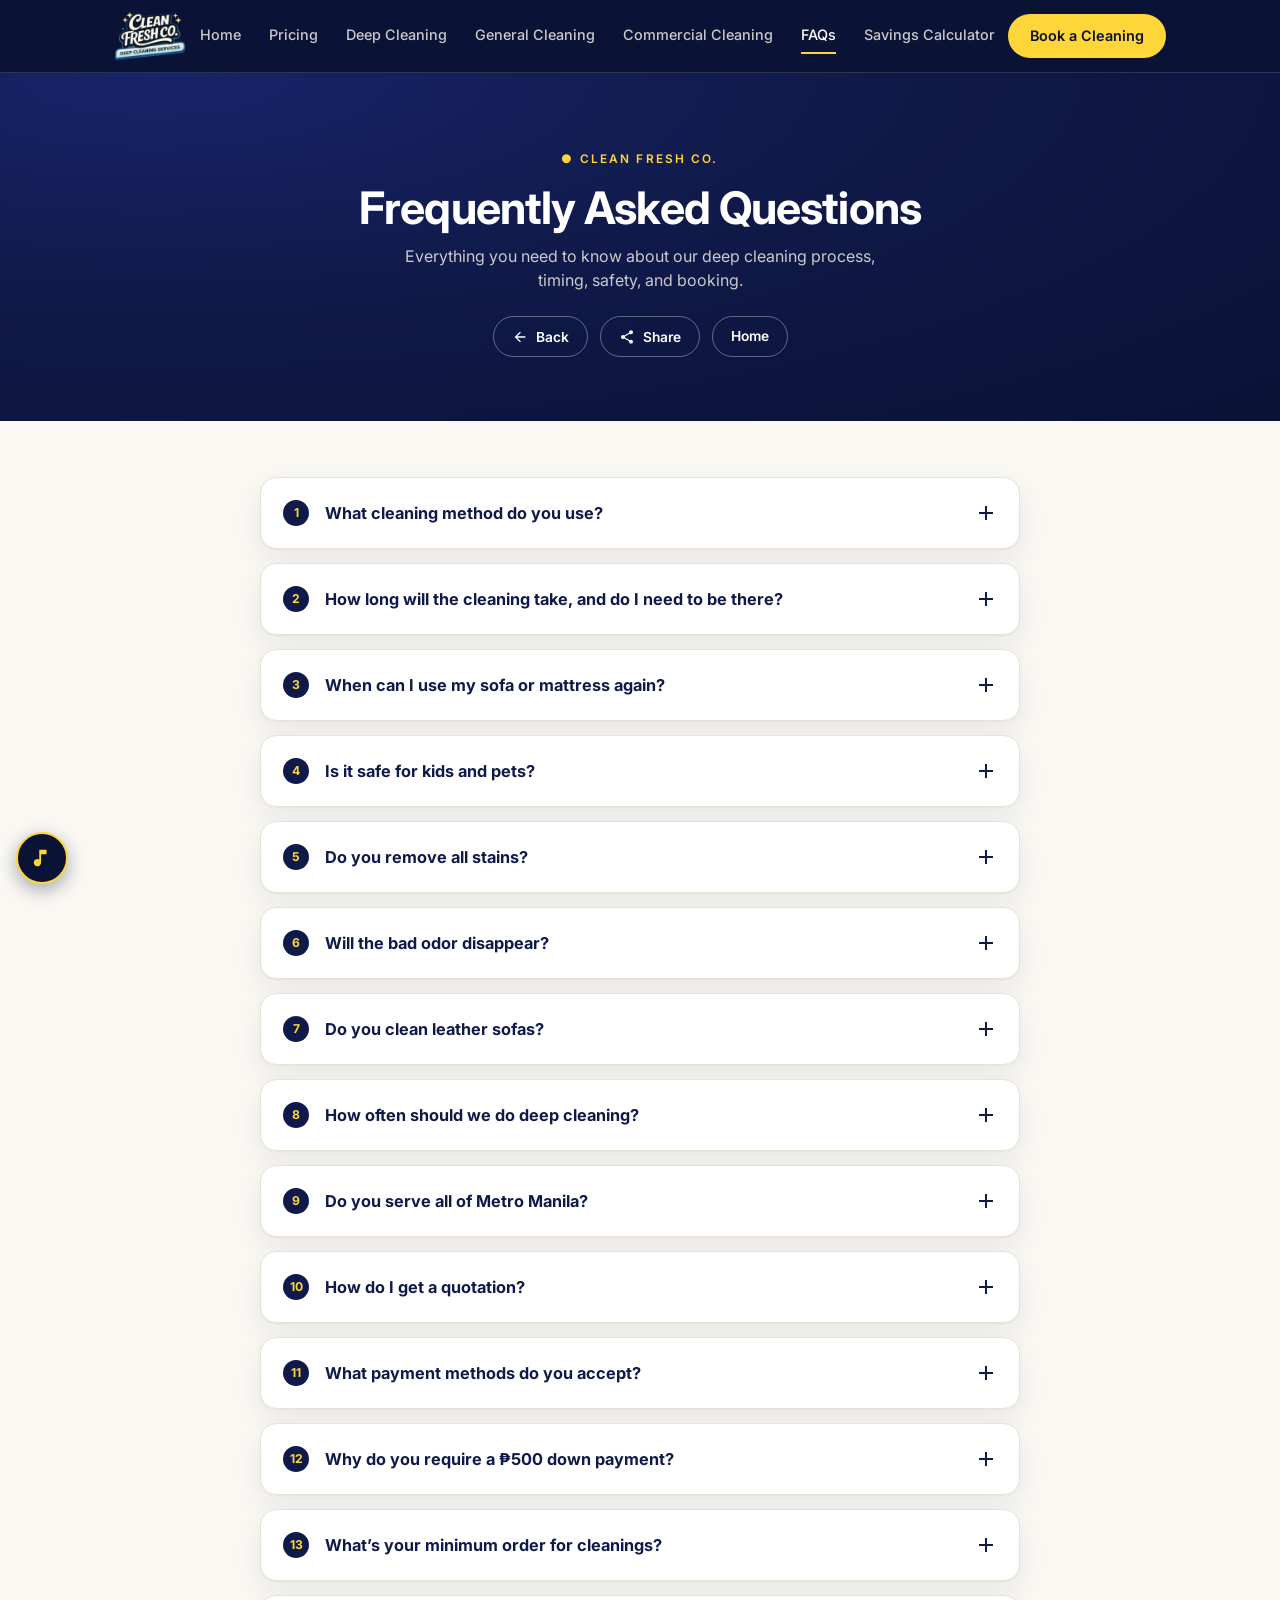
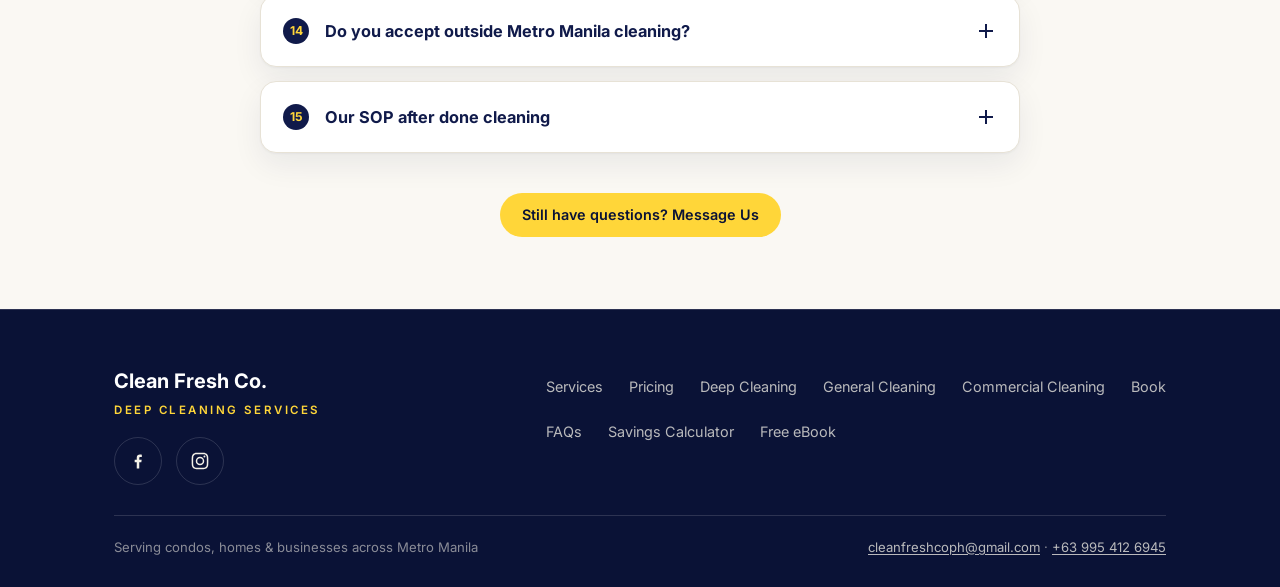
<file: faq.html>
<!DOCTYPE html>
<html lang="en">
<head>
<meta charset="UTF-8">
<meta name="viewport" content="width=device-width, initial-scale=1.0">
<meta name="description" content="Answers on drying time, stain removal, kids and pets, the ₱500 down payment, payment methods and service areas for Clean Fresh Co. in Metro Manila.">
<link rel="canonical" href="https://cleanfreshco.com/faq.html">
<meta property="og:type" content="website">
<meta property="og:url" content="https://cleanfreshco.com/faq.html">
<meta property="og:image" content="https://cleanfreshco.com/assets/dc/6.jpg">
<meta property="og:image:width" content="1200">
<meta property="og:image:height" content="675">
<meta property="og:image:alt" content="Trusted by home and business owners in Metro Manila: actual upholstery shampoo, commercial-grade vacuums and steamers, complete pricing">
<meta name="twitter:card" content="summary_large_image">
<meta property="og:site_name" content="Clean Fresh Co.">
<meta property="og:title" content="FAQs — Clean Fresh Co.">
<meta property="og:description" content="Answers on drying time, stain removal, kids and pets, the ₱500 down payment, payment methods and service areas for Clean Fresh Co. in Metro Manila.">
<link rel="icon" href="/favicon.ico" sizes="48x48">
<link rel="icon" type="image/png" href="/favicon-32.png" sizes="32x32">
<link rel="icon" type="image/png" href="/icon-192.png" sizes="192x192">
<link rel="apple-touch-icon" href="/apple-touch-icon.png">
<meta name="theme-color" content="#0A1236">
<title>FAQs — Clean Fresh Co.</title>
<link rel="preconnect" href="https://fonts.googleapis.com">
<link rel="preconnect" href="https://fonts.gstatic.com" crossorigin>
<link href="https://fonts.googleapis.com/css2?family=Inter:wght@400;500;600;700;800&display=swap" rel="stylesheet">
<style>
  :root{
    --navy:#121B4E;
    --navy-deep:#0A1236;
    --gold:#FFD639;
    --cream:#F5F3EA;
    --sky:#8FD6EC;
    --ink:#1B2340;
    --line:rgba(255,255,255,0.14);
  }
  *{margin:0;padding:0;box-sizing:border-box;}
  html{scroll-behavior:smooth;}
  body{
    font-family:'Inter',sans-serif;
    background:var(--cream);
    color:var(--ink);
    line-height:1.5;
  }
  h1,h2,h3,.display{font-family:'Baloo 2',sans-serif;}
  .mono{font-family:'IBM Plex Mono',monospace;}
  a{text-decoration:none;color:inherit;}
  img{max-width:100%;display:block;}
  .wrap{max-width:1100px;margin:0 auto;padding:0 24px;}

  /* NAV (shared look with main site) */
  nav{
    position:sticky;top:0;z-index:50;
    background:var(--navy);
    border-bottom:1px solid var(--line);
  }
  nav .wrap{display:flex;align-items:center;justify-content:space-between;height:72px;gap:12px;}
  .brand{display:flex;align-items:center;}
  .brand img{height:50px;width:auto;display:block;}
  .nav-links{display:flex;gap:28px;align-items:center;}
  .nav-links a{color:var(--cream);opacity:0.85;font-size:0.92rem;font-weight:500;}
  .nav-links a:hover{opacity:1;}
  .nav-links a.active{opacity:1;color:var(--gold);}

  .btn{
    display:inline-flex;align-items:center;gap:8px;
    padding:11px 22px;border-radius:999px;
    font-weight:700;font-size:0.9rem;
    border:none;cursor:pointer;
    transition:transform 0.15s ease, box-shadow 0.15s ease;
  }
  .btn-gold{background:var(--gold);color:var(--navy-deep);position:relative;overflow:hidden;}
  .btn-gold::after{
    content:"";position:absolute;top:0;left:-60%;width:40%;height:100%;
    background:linear-gradient(115deg, transparent, rgba(255,255,255,0.55), transparent);
    transform:skewX(-20deg);transition:left 0.55s ease;
  }
  .btn-gold:hover::after{left:130%;}
  .btn-gold:hover{transform:translateY(-2px);box-shadow:0 8px 20px rgba(255,214,57,0.35);}

  /* PAGE HEADER */
  .faq-hero{
    background:radial-gradient(ellipse at 20% -10%, #1B2670 0%, var(--navy) 55%, var(--navy-deep) 100%);
    color:var(--cream);padding:56px 0 44px;text-align:center;
  }
  .faq-hero .kicker{
    font-family:'IBM Plex Mono';font-size:0.72rem;letter-spacing:0.08em;text-transform:uppercase;
    color:var(--sky);margin-bottom:14px;display:inline-block;
  }
  .faq-hero h1{font-size:2.1rem;font-weight:700;margin-bottom:10px;}
  .faq-hero p{opacity:0.8;max-width:520px;margin:0 auto;}
  .back-link{
    display:inline-flex;align-items:center;gap:6px;color:var(--sky);
    font-size:0.88rem;font-weight:600;margin-top:22px;opacity:0.9;
  }
  .back-link:hover{opacity:1;}


  /* SHARE + BACK */
  .hero-actions{display:flex;gap:12px;justify-content:center;flex-wrap:wrap;margin-top:24px;}
  .hero-actions .pill{
    display:inline-flex;align-items:center;gap:8px;cursor:pointer;
    padding:9px 18px;border-radius:999px;font-family:'Inter',sans-serif;font-size:0.86rem;font-weight:600;
    color:var(--cream);background:rgba(255,255,255,0.08);border:1.5px solid var(--line);
    transition:transform 0.15s ease, border-color 0.15s ease, background 0.15s ease;
  }
  .hero-actions .pill:hover{transform:translateY(-2px);border-color:var(--gold);color:var(--gold);}
  .hero-actions .pill svg{width:16px;height:16px;fill:currentColor;}
  .share-toast{
    position:fixed;left:50%;bottom:28px;transform:translate(-50%,20px);z-index:100;
    background:var(--navy-deep);color:var(--cream);padding:12px 20px;border-radius:12px;
    font-size:0.88rem;font-weight:500;box-shadow:0 12px 30px rgba(10,18,54,0.35);
    opacity:0;pointer-events:none;transition:opacity 0.25s ease, transform 0.25s ease;max-width:90vw;text-align:center;
  }
  .share-toast.show{opacity:1;transform:translate(-50%,0);}

  /* FAQ LIST */
  .faq-section{padding:56px 0 72px;}
  .faq-list{max-width:760px;margin:0 auto;display:flex;flex-direction:column;gap:14px;}
  details.faq-item{
    background:#fff;border:1px solid #E4E1D3;border-radius:16px;
    padding:4px 22px;transition:box-shadow 0.2s ease, border-color 0.2s ease;
  }
  details.faq-item[open]{box-shadow:0 14px 30px rgba(18,27,78,0.1);border-color:#D8D3BE;}
  details.faq-item summary{
    list-style:none;cursor:pointer;padding:18px 0;
    display:flex;align-items:center;justify-content:space-between;gap:16px;
    font-family:'Baloo 2';font-weight:700;color:var(--navy);font-size:1.02rem;
  }
  details.faq-item summary::-webkit-details-marker{display:none;}
  .faq-num{
    font-family:'IBM Plex Mono';color:var(--sky);background:var(--navy);
    width:26px;height:26px;border-radius:50%;flex-shrink:0;
    display:flex;align-items:center;justify-content:center;font-size:0.76rem;
  }
  .faq-q{flex:1;}
  .faq-icon{
    flex-shrink:0;width:22px;height:22px;position:relative;
  }
  .faq-icon::before,.faq-icon::after{
    content:"";position:absolute;top:50%;left:50%;background:var(--navy);
    transform:translate(-50%,-50%);transition:transform 0.25s ease, opacity 0.25s ease;
  }
  .faq-icon::before{width:14px;height:2px;}
  .faq-icon::after{width:2px;height:14px;}
  details.faq-item[open] .faq-icon::after{transform:translate(-50%,-50%) rotate(90deg);opacity:0;}
  .faq-answer{padding:0 0 20px 42px;color:#3E4568;font-size:0.95rem;}
  .faq-answer p{margin-bottom:12px;}
  .faq-answer p:last-child{margin-bottom:0;}
  .faq-answer ul{padding-left:18px;margin:4px 0 12px;}
  .faq-answer strong{color:var(--navy);}

  /* FOOTER (shared look) */
  footer{background:var(--navy);color:var(--cream);padding:44px 0 28px;margin-top:0;}
  footer .wrap{display:flex;justify-content:space-between;align-items:center;flex-wrap:wrap;gap:16px;}
  .foot-brand{font-family:'Baloo 2';font-weight:700;color:var(--gold);}
  .foot-links{display:flex;flex-wrap:wrap;gap:8px 20px;font-size:0.85rem;opacity:0.8;}
  .foot-bottom{
    text-align:center;font-size:0.78rem;opacity:0.5;margin-top:26px;
    font-family:'IBM Plex Mono';
  }

  @media (max-width:820px){
    .discount-banner{flex-direction:column;text-align:center;padding:18px;}
    .discount-banner .btn{width:100%;justify-content:center;}

    .nav-links{
      position:absolute;top:72px;left:0;right:0;background:var(--navy);
      flex-direction:column;align-items:flex-start;padding:8px 24px 18px;
      display:none;border-bottom:1px solid var(--line);
    }
    .nav-links.open{display:flex;}
    .nav-links a{width:100%;padding:12px 0;border-bottom:1px solid var(--line);font-size:1rem;}
    .nav-links a:last-child{border-bottom:none;}
    .nav-toggle{display:flex;}
    .faq-hero h1{font-size:1.7rem;}
    .faq-answer{padding-left:0;}
  }
  @media (min-width:821px){
    .nav-toggle{display:none;}
  }
  .nav-toggle{
    background:transparent;border:none;cursor:pointer;padding:8px;
    flex-direction:column;gap:5px;
  }
  .nav-toggle span{display:block;width:22px;height:2px;background:var(--cream);border-radius:2px;transition:transform 0.2s ease, opacity 0.2s ease;}
  .nav-toggle[aria-expanded="true"] span:nth-child(1){transform:translateY(7px) rotate(45deg);}
  .nav-toggle[aria-expanded="true"] span:nth-child(2){opacity:0;}
  .nav-toggle[aria-expanded="true"] span:nth-child(3){transform:translateY(-7px) rotate(-45deg);}
  .nav-right{display:flex;align-items:center;gap:10px;}

  /* Larger tap areas without changing the look */
  .nav-toggle{width:44px;height:44px;}
  .foot-links a{display:inline-block;padding:12px 0;}
  .foot-bottom a{text-decoration:underline;text-underline-offset:2px;}
  .ba-dot,.gcs-dot{position:relative;}
  .ba-dot::after,.gcs-dot::after{content:"";position:absolute;inset:-17px -4px;}
  .ba-arrow::after,.gcs-arrow::after{content:"";position:absolute;inset:-7px;}

  /* Sticky mobile booking bar */
  .mbar{display:none;}
  @media (max-width:820px){
    .mbar{
      display:flex;gap:10px;position:fixed;left:0;right:0;bottom:0;z-index:60;
      padding:10px 16px calc(10px + env(safe-area-inset-bottom));
      background:rgba(10,18,54,0.96);border-top:1px solid var(--line);
      transform:translateY(110%);transition:transform 0.25s ease;
    }
    .mbar.show{transform:none;}
    .mbar a{flex:1;display:flex;align-items:center;justify-content:center;min-height:48px;border-radius:999px;font-weight:700;font-size:0.95rem;}
    .mbar .m-call{border:1.5px solid rgba(255,255,255,0.35);color:var(--cream);}
    .mbar .m-msg{background:var(--gold);color:var(--navy-deep);}
    body{padding-bottom:76px;}
  }
  @media (prefers-reduced-motion:reduce){ .mbar{transition:none;} }

  /* Room for the Calculator link at mid widths */
  @media (min-width:821px) and (max-width:1080px){
    .nav-links{gap:18px;}
    .nav-links a{font-size:0.86rem;}
  }
  @media (min-width:821px) and (max-width:900px){
    .nav-links{gap:12px;}
    .nav-links a{font-size:0.8rem;}
    .nav-right .btn-gold{padding:9px 14px;font-size:0.82rem;}
  }
</style>
<link rel="stylesheet" href="assets/css/theme.css">
</head>
<body>

<nav>
  <div class="wrap">
    <a href="index.html" class="brand"><img src="assets/logo.png" alt="Clean Fresh Co." width="72" height="50"></a>
    <div class="nav-links" id="navLinks">
      <a href="index.html">Home</a>
      <a href="pricing.html">Pricing</a>
      <a href="deep-cleaning.html">Deep Cleaning</a>
      <a href="general-cleaning.html">General Cleaning</a>
      <a href="commercial-cleaning.html">Commercial Cleaning</a>
      <a href="faq.html" class="active">FAQs</a>
      <a href="savingscalculator">Savings Calculator</a>
    </div>
    <div class="nav-right">
      <a href="https://m.me/522847734243823" target="_blank" rel="noopener" class="btn btn-gold">Book a Cleaning</a>
      <button class="nav-toggle" id="navToggle" aria-expanded="false" aria-controls="navLinks" aria-label="Toggle menu">
        <span></span><span></span><span></span>
      </button>
    </div>
  </div>
</nav>

<section class="faq-hero">
  <div class="wrap">
    <span class="kicker">● Clean Fresh Co.</span>
    <h1>Frequently Asked Questions</h1>
    <p>Everything you need to know about our deep cleaning process, timing, safety, and booking.</p>
    <div class="hero-actions">
      <button type="button" class="pill" data-back><svg viewBox="0 0 24 24" aria-hidden="true"><path d="M20 11H7.83l5.59-5.59L12 4l-8 8 8 8 1.41-1.41L7.83 13H20z"/></svg> Back</button>
      <button type="button" class="pill" data-share><svg viewBox="0 0 24 24" aria-hidden="true"><path d="M18 16.08c-.76 0-1.44.3-1.96.77L8.91 12.7c.05-.23.09-.46.09-.7s-.04-.47-.09-.7l7.05-4.11c.54.5 1.25.81 2.04.81 1.66 0 3-1.34 3-3s-1.34-3-3-3-3 1.34-3 3c0 .24.04.47.09.7L8.04 9.81C7.5 9.31 6.79 9 6 9c-1.66 0-3 1.34-3 3s1.34 3 3 3c.79 0 1.5-.31 2.04-.81l7.12 4.16c-.05.21-.08.43-.08.65 0 1.61 1.31 2.92 2.92 2.92s2.92-1.31 2.92-2.92-1.31-2.92-2.92-2.92z"/></svg> Share</button>
      <a href="index.html" class="pill">Home</a>
    </div>
  </div>
</section>

<section class="faq-section" id="faq">
  <div class="wrap">
    <div class="faq-list">

      <details class="faq-item">
        <summary><span class="faq-num">1</span><span class="faq-q">What cleaning method do you use?</span><span class="faq-icon"></span></summary>
        <div class="faq-answer">
          <p>We use deep shampoo extraction + high-pressure steam treatment to remove embedded dirt, stains, odors, bacteria, and allergens while being safe for most fabric upholstery.</p>
        </div>
      </details>

      <details class="faq-item">
        <summary><span class="faq-num">2</span><span class="faq-q">How long will the cleaning take, and do I need to be there?</span><span class="faq-icon"></span></summary>
        <div class="faq-answer">
          <p>Our service usually takes 2–3 hours, but we never rush. The actual time depends on the material and how dirty it is, and heavily soiled items may take longer.</p>
          <p>Please tell us about any meeting or time limit when you book. If you can’t be there, kindly assign someone to receive our team and approve the finished work. If your schedule is tight, we can move the booking or split the work over two visits.</p>
        </div>
      </details>

      <details class="faq-item">
        <summary><span class="faq-num">3</span><span class="faq-q">When can I use my sofa or mattress again?</span><span class="faq-icon"></span></summary>
        <div class="faq-answer">
          <p><strong>Usually the same day.</strong> Blow-drying is included in our cleaning process, so most items are ready to use the same day.</p>
          <p>However, 100% dryness is not guaranteed. Heavily soiled items may require multiple shampooing passes, which can affect drying time, and the final drying time depends on the fabric and its condition. Depending on the material, we also recommend air drying for the best results.</p>
        </div>
      </details>

      <details class="faq-item">
        <summary><span class="faq-num">4</span><span class="faq-q">Is it safe for kids and pets?</span><span class="faq-icon"></span></summary>
        <div class="faq-answer">
          <p>Yes. We use fabric-safe cleaning solutions that are safe for households with children and pets when used properly.</p>
        </div>
      </details>

      <details class="faq-item">
        <summary><span class="faq-num">5</span><span class="faq-q">Do you remove all stains?</span><span class="faq-icon"></span></summary>
        <div class="faq-answer">
          <p>We significantly improve most stains, but 100% stain removal cannot be guaranteed. Results depend on the stain type, the stain&rsquo;s age and nature, how deeply it has penetrated the fabric, as well as the fabric&rsquo;s raw material and the item&rsquo;s age.</p>
          <p>Some stains or chemical-related discoloration may be permanent and cannot be fully removed through deep cleaning. We will still perform the agreed deep cleaning service, but in some cases, professional restoration or reupholstery may be needed.</p>
        </div>
      </details>

      <details class="faq-item">
        <summary><span class="faq-num">6</span><span class="faq-q">Will the bad odor disappear?</span><span class="faq-icon"></span></summary>
        <div class="faq-answer">
          <p>In most cases, yes. Deep extraction and steam treatment plus specialized solutions remove the dirt and bacteria that commonly cause odors.</p>
          <p>However, results depend on the severity of the stain or damage and how long the odor has been present. For heavily soiled items, 2 cleaning sessions may be recommended to achieve the best possible results.</p>
        </div>
      </details>

      <details class="faq-item">
        <summary><span class="faq-num">7</span><span class="faq-q">Do you clean leather sofas?</span><span class="faq-icon"></span></summary>
        <div class="faq-answer">
          <p>Yes. We do clean leather sofas, but the process is different from fabric upholstery.</p>
          <p>Our leather cleaning includes mild shampoo cleaning, steam sanitization, and a leather conditioner to help clean the surface while keeping the leather soft and protected.</p>
        </div>
      </details>

      <details class="faq-item">
        <summary><span class="faq-num">8</span><span class="faq-q">How often should we do deep cleaning?</span><span class="faq-icon"></span></summary>
        <div class="faq-answer">
          <p>For most homes, <strong>every 3 months</strong> is the best schedule, especially for pricey or high-use items like sofas, mattresses, carpets, and upholstered chairs.</p>
          <p><strong>It protects your investment.</strong> Dirt, body oils, and spills slowly wear down fabric fibers. Regular deep cleaning helps your furniture last longer and can save you thousands of pesos over time on repairs, restoration, or replacements.</p>
          <p><strong>It helps keep your home healthier.</strong> Sofas, beds, chairs, and carpets can trap allergens, dust, dust mites, bed bugs, and other unwanted residents that may affect your health. Our deep shampoo extraction and high-pressure steam treatment help remove them before they build up.</p>
          <p>If you have kids, pets, or family members with allergies, or if the item is used every day, more frequent cleaning may be worth considering.</p>
        </div>
      </details>

      <details class="faq-item">
        <summary><span class="faq-num">9</span><span class="faq-q">Do you serve all of Metro Manila?</span><span class="faq-icon"></span></summary>
        <div class="faq-answer">
          <p>Yes. We serve Metro Manila, with transportation fees depending on your location.</p>
        </div>
      </details>

      <details class="faq-item">
        <summary><span class="faq-num">10</span><span class="faq-q">How do I get a quotation?</span><span class="faq-icon"></span></summary>
        <div class="faq-answer">
          <p>Simply send us:</p>
          <ul>
            <li>A photo of the item</li>
            <li>Your location</li>
            <li>The size or number of seats/items</li>
          </ul>
          <p>We'll reply with a detailed quotation.</p>
        </div>
      </details>

      <details class="faq-item">
        <summary><span class="faq-num">11</span><span class="faq-q">What payment methods do you accept?</span><span class="faq-icon"></span></summary>
        <div class="faq-answer">
          <p>We accept GCash, bank transfer, and cash after the service. We don't accept cheques/checks.</p>
        </div>
      </details>

      <details class="faq-item">
        <summary><span class="faq-num">12</span><span class="faq-q">Why do you require a ₱500 down payment?</span><span class="faq-icon"></span></summary>
        <div class="faq-answer">
          <p>We require a <strong>₱500 down payment</strong> to secure your cleaning schedule. This serves as a transportation security fee, as we no longer accept pencil bookings.</p>
          <p>Our team travels with industrial equipment — including steamers, extraction machines, vacuums, blow dryers, and other cleaning tools. The down payment helps cover mobilization costs in case the appointment is cancelled last minute or the client becomes unreachable.</p>
          <p>The ₱500 is deducted from your total bill, so it is not an additional charge.</p>
        </div>
      </details>

      <details class="faq-item">
        <summary><span class="faq-num">13</span><span class="faq-q">What&rsquo;s your minimum order for cleanings?</span><span class="faq-icon"></span></summary>
        <div class="faq-answer">
          <p>Our minimum starts at <strong>₱2,500–₱3,000 plus transportation fee</strong>. This helps us compensate for materials, equipment, and transportation costs.</p>
        </div>
      </details>

      <details class="faq-item">
        <summary><span class="faq-num">14</span><span class="faq-q">Do you accept outside Metro Manila cleaning?</span><span class="faq-icon"></span></summary>
        <div class="faq-answer">
          <p>Yes, we do, provided the minimum total is at least <strong>₱15,000–₱20,000</strong>. This helps us compensate for materials, transportation costs, and other expenses of traveling outside Metro Manila.</p>
        </div>
      </details>

      <details class="faq-item">
        <summary><span class="faq-num">15</span><span class="faq-q">Our SOP after done cleaning</span><span class="faq-icon"></span></summary>
        <div class="faq-answer">
          <p><strong>Our Standard Operating Procedure (SOP):</strong> Before we leave, we ask you to inspect the work and approve it. We will address any concerns on the spot, within the agreed scope, until you are satisfied. Concerns after we’ve left are handled case by case and by approval, so please let us know the same day.</p>
        </div>
      </details>


    </div>

    <div style="text-align:center;margin-top:40px;">
      <a href="https://m.me/522847734243823" target="_blank" rel="noopener" class="btn btn-gold">Still have questions? Message Us</a>
    </div>
  </div>
</section>

<div class="share-toast" id="shareToast" role="status" aria-live="polite"></div>

<footer>
  <div class="wrap">
    <div class="foot-top">
      <div>
        <div class="foot-brand">Clean Fresh Co.<small>Deep cleaning services</small></div>
        <div class="socials">
          <a href="https://www.facebook.com/cleanfreshcodeepcleaning/" target="_blank" rel="noopener" class="social" aria-label="Clean Fresh Co. on Facebook"><svg viewBox="0 0 24 24" aria-hidden="true"><path d="M13.5 21v-7.5h2.5l.4-3h-2.9V8.6c0-.9.3-1.5 1.5-1.5h1.6V4.4c-.3 0-1.2-.1-2.3-.1-2.3 0-3.8 1.4-3.8 3.9v2.3H8v3h2.5V21h3z"/></svg></a>
          <a href="https://www.instagram.com/_cleanfreshco/" target="_blank" rel="noopener" class="social" aria-label="Clean Fresh Co. on Instagram"><svg viewBox="0 0 24 24" aria-hidden="true"><path d="M12 3.8c2.7 0 3 0 4 .1 1 0 1.5.2 1.9.3.5.2.8.4 1.1.8.4.3.6.7.8 1.1.1.4.3.9.3 1.9.1 1 .1 1.3.1 4s0 3-.1 4c0 1-.2 1.5-.3 1.9-.2.5-.4.8-.8 1.1-.3.4-.7.6-1.1.8-.4.1-.9.3-1.9.3-1 .1-1.3.1-4 .1s-3 0-4-.1c-1 0-1.5-.2-1.9-.3a3 3 0 0 1-1.1-.8 3 3 0 0 1-.8-1.1c-.1-.4-.3-.9-.3-1.9-.1-1-.1-1.3-.1-4s0-3 .1-4c0-1 .2-1.5.3-1.9.2-.5.4-.8.8-1.1.3-.4.7-.6 1.1-.8.4-.1.9-.3 1.9-.3 1-.1 1.3-.1 4-.1M12 2c-2.7 0-3.1 0-4.1.1-1.1 0-1.8.2-2.4.5-.7.2-1.2.6-1.8 1.1-.5.6-.9 1.1-1.1 1.8-.3.6-.5 1.3-.5 2.4C2 8.9 2 9.3 2 12s0 3.1.1 4.1c0 1.1.2 1.8.5 2.4.2.7.6 1.2 1.1 1.8.6.5 1.1.9 1.8 1.1.6.3 1.3.5 2.4.5 1 .1 1.4.1 4.1.1s3.1 0 4.1-.1c1.1 0 1.8-.2 2.4-.5.7-.2 1.2-.6 1.8-1.1.5-.6.9-1.1 1.1-1.8.3-.6.5-1.3.5-2.4.1-1 .1-1.4.1-4.1s0-3.1-.1-4.1c0-1.1-.2-1.8-.5-2.4-.2-.7-.6-1.2-1.1-1.8-.6-.5-1.1-.9-1.8-1.1-.6-.3-1.3-.5-2.4-.5C15.1 2 14.7 2 12 2zm0 4.9a5.1 5.1 0 1 0 0 10.2 5.1 5.1 0 0 0 0-10.2zm0 8.4a3.3 3.3 0 1 1 0-6.6 3.3 3.3 0 0 1 0 6.6zm5.3-9.8a1.2 1.2 0 1 0 0 2.4 1.2 1.2 0 0 0 0-2.4z"/></svg></a>
        </div>
      </div>
      <div class="foot-links">
        <a href="index.html#services">Services</a>
        <a href="pricing.html">Pricing</a>
        <a href="deep-cleaning.html">Deep Cleaning</a>
        <a href="general-cleaning.html">General Cleaning</a>
        <a href="commercial-cleaning.html">Commercial Cleaning</a>
        <a href="index.html#book">Book</a>
        <a href="faq.html">FAQs</a>
        <a href="savingscalculator">Savings Calculator</a>
        <a href="https://drive.google.com/file/d/1SEPK2WiCma2hbYjQin0RZhiO6YCGcOj8/view?usp=sharing" target="_blank" rel="noopener">Free eBook</a>
      </div>
    </div>
    <div class="foot-bottom">
      <span>Serving condos, homes &amp; businesses across Metro Manila</span>
      <span><a href="mailto:cleanfreshcoph@gmail.com">cleanfreshcoph@gmail.com</a> · <a href="tel:+639954126945">+63 995 412 6945</a></span>
    </div>
  </div>
</footer>

<script>
  const navToggle = document.getElementById('navToggle');
  const navLinks = document.getElementById('navLinks');
  navToggle.addEventListener('click', () => {
    const isOpen = navLinks.classList.toggle('open');
    navToggle.setAttribute('aria-expanded', isOpen ? 'true' : 'false');
  });


  /* Only one FAQ open at a time */
  document.querySelectorAll('.faq-item').forEach(item => {
    item.addEventListener('toggle', () => {
      if (item.open) {
        document.querySelectorAll('.faq-item').forEach(other => {
          if (other !== item) other.open = false;
        });
      }
    });
  });

  /* Share to Facebook Messenger */
  (function(){
    const toast = document.getElementById('shareToast');
    let t;
    function say(msg){
      toast.textContent = msg; toast.classList.add('show');
      clearTimeout(t); t = setTimeout(() => toast.classList.remove('show'), 3200);
    }
    function copy(text){
      if (navigator.clipboard && window.isSecureContext) return navigator.clipboard.writeText(text);
      return new Promise((res, rej) => {
        const ta = document.createElement('textarea');
        ta.value = text; ta.style.position = 'fixed'; ta.style.opacity = '0';
        document.body.appendChild(ta); ta.select();
        try { document.execCommand('copy') ? res() : rej(); } catch(e){ rej(e); }
        document.body.removeChild(ta);
      });
    }
    document.querySelectorAll('[data-share]').forEach(btn => {
      btn.addEventListener('click', async () => {
        const url = location.href.split('#')[0] + (location.hash || '');
        const isMobile = /Android|iPhone|iPad|iPod/i.test(navigator.userAgent);
        if (isMobile) {
          // Opens the Messenger app's share screen
          window.location.href = 'fb-messenger://share/?link=' + encodeURIComponent(url);
          // If the app isn't installed, fall back to the native share sheet / copy
          setTimeout(async () => {
            if (document.hidden) return;
            if (navigator.share) { try { await navigator.share({ title: document.title, url }); } catch(e){} }
            else { copy(url).then(() => say('Link copied — paste it in Messenger')).catch(() => say(url)); }
          }, 1200);
        } else {
          copy(url).then(() => say('Link copied — paste it in Messenger')).catch(() => say(url));
          window.open('https://www.messenger.com/', '_blank', 'noopener');
        }
      });
    });
  })();

  /* Back to previous page */
  document.querySelectorAll('[data-back]').forEach(btn => {
    btn.addEventListener('click', () => {
      const sameSite = document.referrer && new URL(document.referrer).origin === location.origin;
      if (sameSite && history.length > 1) history.back();
      else if (history.length > 1 && !document.referrer) history.back();
      else location.href = 'index.html';
    });
  });
</script>

<div class="mbar" id="mbar" aria-label="Quick booking">
  <a href="tel:+639954126945" class="m-call">Call</a>
  <a href="https://m.me/522847734243823" target="_blank" rel="noopener" class="m-msg">Message Us</a>
</div>
<script>
  (function(){
    const bar=document.getElementById('mbar');
    const onScroll=()=>bar.classList.toggle('show', window.scrollY>480);
    window.addEventListener('scroll', onScroll, {passive:true}); onScroll();
  })();
</script>
<script src="assets/js/music.js" defer></script>
</body>
</html>
</file>
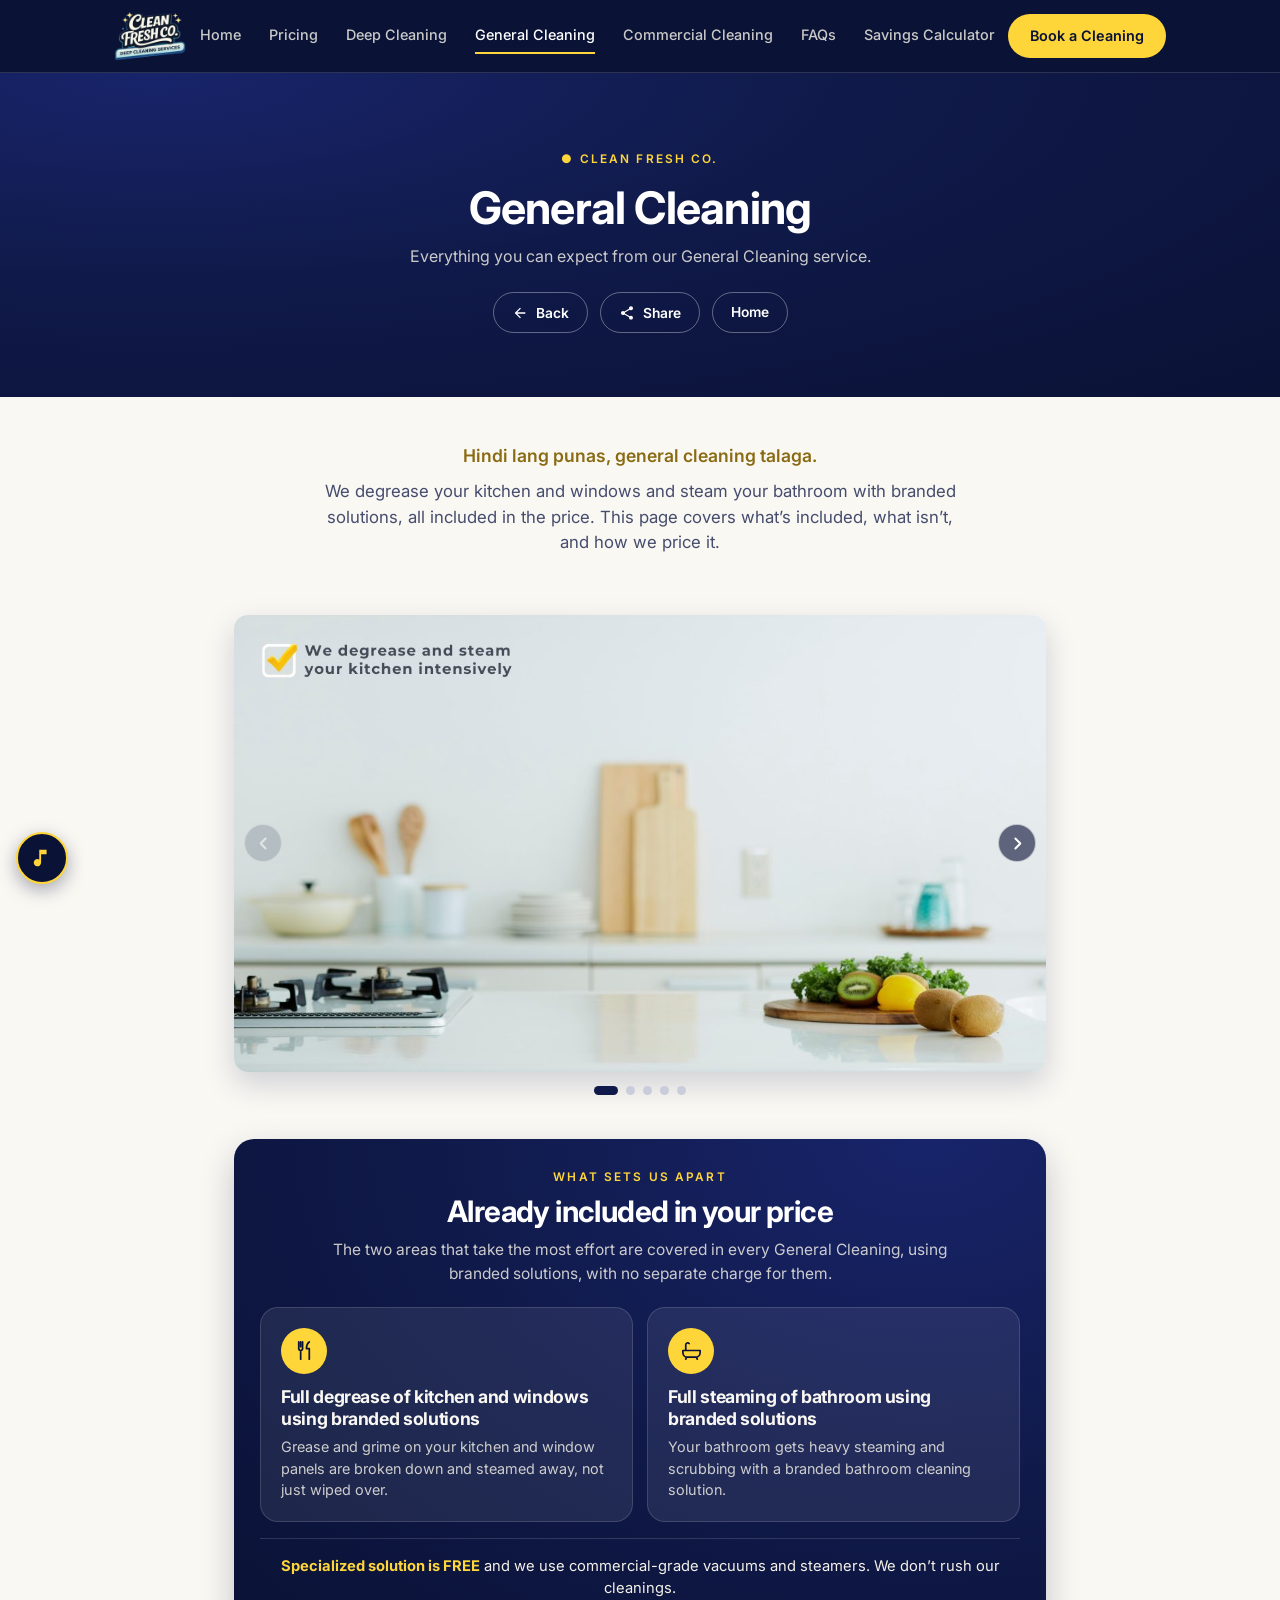
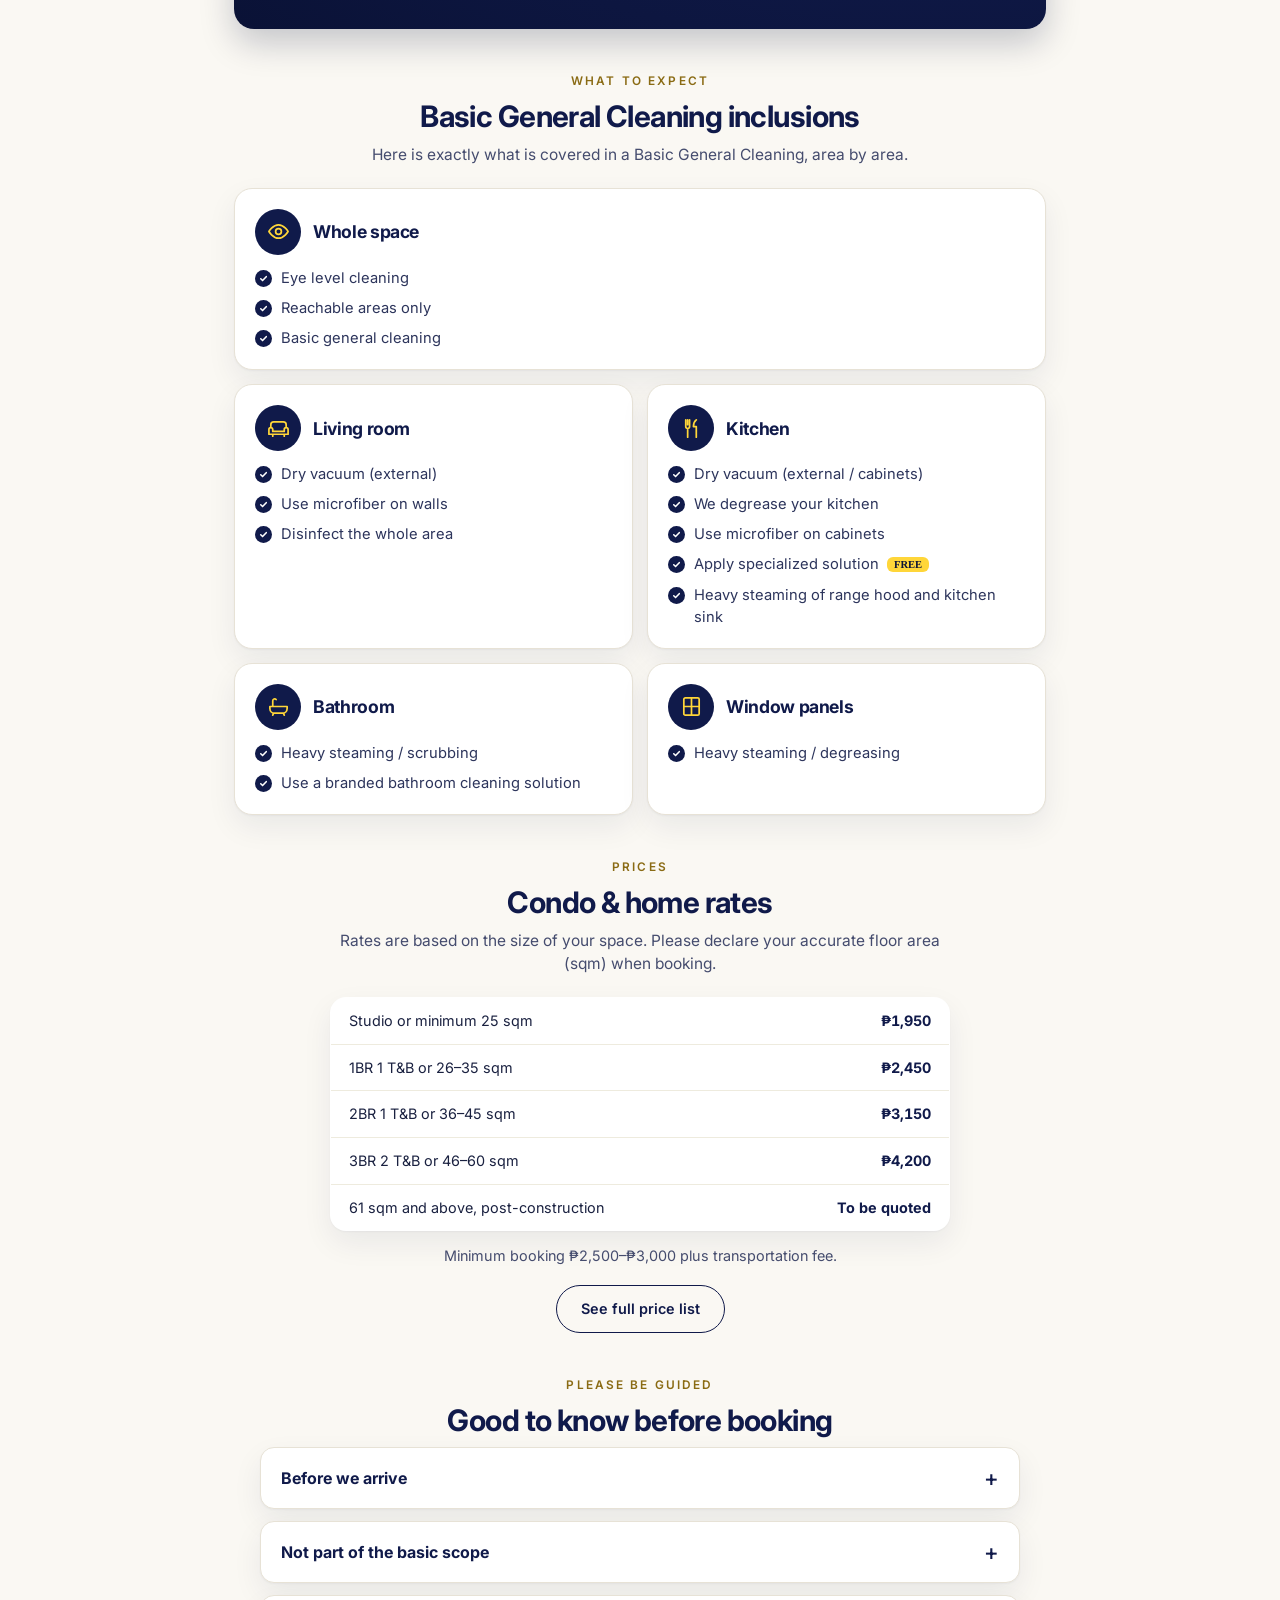
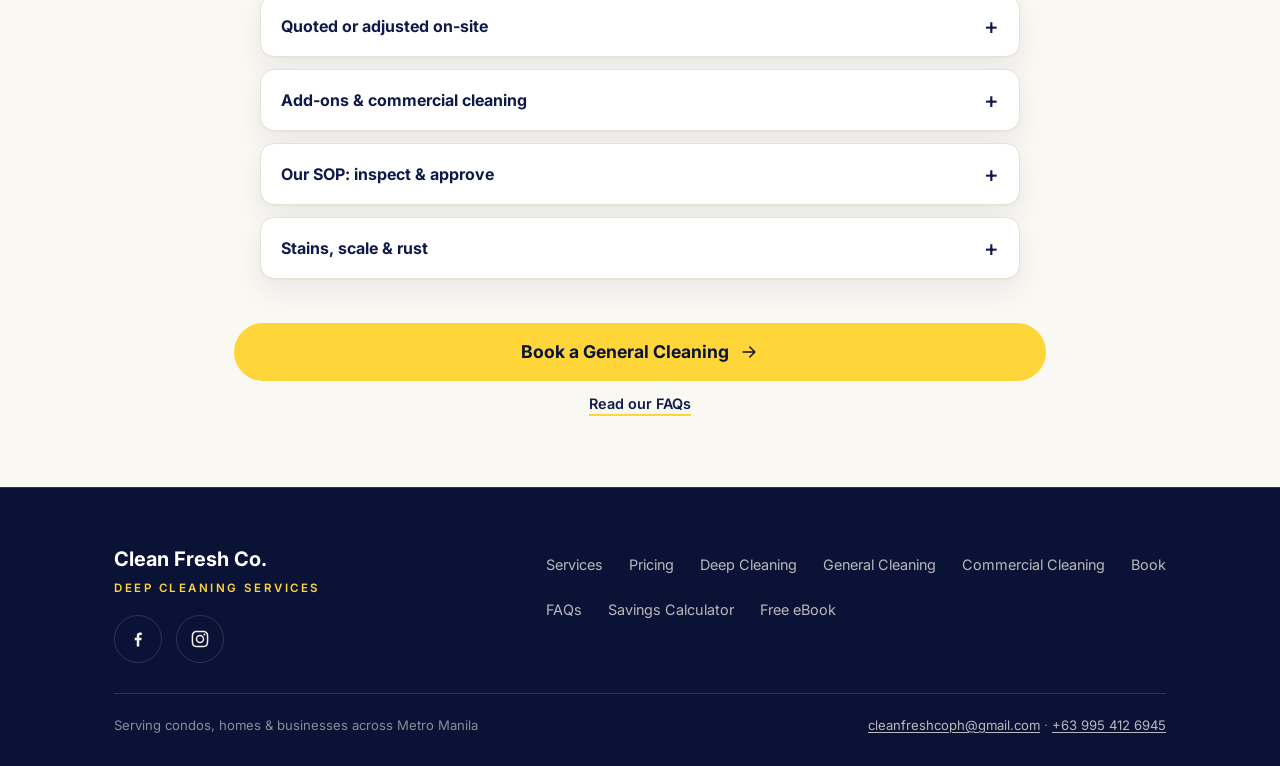
<file: general-cleaning.html>
<!DOCTYPE html>
<html lang="en">
<head>
<meta charset="UTF-8">
<meta name="viewport" content="width=device-width, initial-scale=1.0">
<meta name="description" content="Condo and home general cleaning in Metro Manila. Kitchen and window degreasing and bathroom steaming included. Studio from ₱1,950.">
<link rel="canonical" href="https://cleanfreshco.com/general-cleaning.html">
<meta property="og:type" content="website">
<meta property="og:url" content="https://cleanfreshco.com/general-cleaning.html">
<meta property="og:image" content="https://cleanfreshco.com/assets/gc/1.jpg">
<meta property="og:image:width" content="1200">
<meta property="og:image:height" content="675">
<meta property="og:image:alt" content="We degrease and steam your kitchen intensively">
<meta name="twitter:card" content="summary_large_image">
<meta property="og:site_name" content="Clean Fresh Co.">
<meta property="og:title" content="General Cleaning — Clean Fresh Co.">
<meta property="og:description" content="Condo and home general cleaning in Metro Manila. Kitchen and window degreasing and bathroom steaming included. Studio from ₱1,950.">
<link rel="icon" href="/favicon.ico" sizes="48x48">
<link rel="icon" type="image/png" href="/favicon-32.png" sizes="32x32">
<link rel="icon" type="image/png" href="/icon-192.png" sizes="192x192">
<link rel="apple-touch-icon" href="/apple-touch-icon.png">
<meta name="theme-color" content="#0A1236">
<title>General Cleaning — Clean Fresh Co.</title>
<link rel="preconnect" href="https://fonts.googleapis.com">
<link rel="preconnect" href="https://fonts.gstatic.com" crossorigin>
<link href="https://fonts.googleapis.com/css2?family=Inter:wght@400;500;600;700;800&display=swap" rel="stylesheet">
<style>
  :root{
    --navy:#121B4E;
    --navy-deep:#0A1236;
    --gold:#FFD639;
    --cream:#F5F3EA;
    --sky:#8FD6EC;
    --ink:#1B2340;
    --line:rgba(255,255,255,0.14);
  }
  *{margin:0;padding:0;box-sizing:border-box;}
  html{scroll-behavior:smooth;}
  body{
    font-family:'Inter',sans-serif;
    background:var(--cream);
    color:var(--ink);
    line-height:1.5;
  }
  h1,h2,h3,.display{font-family:'Baloo 2',sans-serif;}
  .mono{font-family:'IBM Plex Mono',monospace;}
  a{text-decoration:none;color:inherit;}
  img{max-width:100%;display:block;}
  .wrap{max-width:1100px;margin:0 auto;padding:0 24px;}

  /* NAV (shared look with main site) */
  nav{
    position:sticky;top:0;z-index:50;
    background:var(--navy);
    border-bottom:1px solid var(--line);
  }
  nav .wrap{display:flex;align-items:center;justify-content:space-between;height:72px;gap:12px;}
  .brand{display:flex;align-items:center;}
  .brand img{height:50px;width:auto;display:block;}
  .nav-links{display:flex;gap:28px;align-items:center;}
  .nav-links a{color:var(--cream);opacity:0.85;font-size:0.92rem;font-weight:500;}
  .nav-links a:hover{opacity:1;}
  .nav-links a.active{opacity:1;color:var(--gold);}

  .btn{
    display:inline-flex;align-items:center;gap:8px;
    padding:11px 22px;border-radius:999px;
    font-weight:700;font-size:0.9rem;
    border:none;cursor:pointer;
    transition:transform 0.15s ease, box-shadow 0.15s ease;
  }
  .btn-gold{background:var(--gold);color:var(--navy-deep);position:relative;overflow:hidden;}
  .btn-gold::after{
    content:"";position:absolute;top:0;left:-60%;width:40%;height:100%;
    background:linear-gradient(115deg, transparent, rgba(255,255,255,0.55), transparent);
    transform:skewX(-20deg);transition:left 0.55s ease;
  }
  .btn-gold:hover::after{left:130%;}
  .btn-gold:hover{transform:translateY(-2px);box-shadow:0 8px 20px rgba(255,214,57,0.35);}

  /* PAGE HEADER */
  .faq-hero{
    background:radial-gradient(ellipse at 20% -10%, #1B2670 0%, var(--navy) 55%, var(--navy-deep) 100%);
    color:var(--cream);padding:56px 0 44px;text-align:center;
  }
  .faq-hero .kicker{
    font-family:'IBM Plex Mono';font-size:0.72rem;letter-spacing:0.08em;text-transform:uppercase;
    color:var(--sky);margin-bottom:14px;display:inline-block;
  }
  .faq-hero h1{font-size:2.1rem;font-weight:700;margin-bottom:10px;}
  .faq-hero p{opacity:0.8;max-width:520px;margin:0 auto;}
  .back-link{
    display:inline-flex;align-items:center;gap:6px;color:var(--sky);
    font-size:0.88rem;font-weight:600;margin-top:22px;opacity:0.9;
  }
  .back-link:hover{opacity:1;}


  /* SHARE + BACK */
  .hero-actions{display:flex;gap:12px;justify-content:center;flex-wrap:wrap;margin-top:24px;}
  .hero-actions .pill{
    display:inline-flex;align-items:center;gap:8px;cursor:pointer;
    padding:9px 18px;border-radius:999px;font-family:'Inter',sans-serif;font-size:0.86rem;font-weight:600;
    color:var(--cream);background:rgba(255,255,255,0.08);border:1.5px solid var(--line);
    transition:transform 0.15s ease, border-color 0.15s ease, background 0.15s ease;
  }
  .hero-actions .pill:hover{transform:translateY(-2px);border-color:var(--gold);color:var(--gold);}
  .hero-actions .pill svg{width:16px;height:16px;fill:currentColor;}
  .share-toast{
    position:fixed;left:50%;bottom:28px;transform:translate(-50%,20px);z-index:100;
    background:var(--navy-deep);color:var(--cream);padding:12px 20px;border-radius:12px;
    font-size:0.88rem;font-weight:500;box-shadow:0 12px 30px rgba(10,18,54,0.35);
    opacity:0;pointer-events:none;transition:opacity 0.25s ease, transform 0.25s ease;max-width:90vw;text-align:center;
  }
  .share-toast.show{opacity:1;transform:translate(-50%,0);}



  /* GENERAL CLEANING PAGE */
  :root{--blue:#0B63F6;--tint:#EAF1FC;--tint-line:#D6E4FA;}
  .gc-wrap{max-width:860px;margin:0 auto;padding:0 24px;}
  .gc-intro{padding:46px 0 8px;text-align:center;}
  .gc-script{font-family:'Baloo 2';font-style:italic;font-weight:600;color:#2A6FE8;font-size:1.3rem;margin-bottom:10px;}
  .gc-lead{font-size:1.05rem;max-width:640px;margin:0 auto 18px;color:#3A4268;}
  .gc-trust{
    display:inline-block;background:var(--gold);color:var(--navy-deep);font-weight:700;font-size:0.9rem;
    padding:9px 20px;border-radius:999px;
  }
  .gc-trustbar{text-align:center;padding:20px 0 0;}
  .fine.sop{background:#EAF1FC;border-color:#D6E4FA;color:#1F2A5C;margin-bottom:0;}
  .gc-sec{padding:44px 0 0;}
  .gc-kicker{display:block;text-align:center;font-family:'IBM Plex Mono';font-size:0.74rem;letter-spacing:0.1em;text-transform:uppercase;color:var(--blue);margin-bottom:8px;font-weight:600;}
  .gc-h2{text-align:center;font-size:1.85rem;color:var(--navy);line-height:1.15;margin-bottom:10px;}
  .gc-sub{text-align:center;max-width:620px;margin:0 auto 22px;color:#3A4268;font-size:0.97rem;}
  .ico{flex-shrink:0;width:46px;height:46px;border-radius:50%;display:flex;align-items:center;justify-content:center;background:var(--blue);color:#fff;}
  .ico svg{width:23px;height:23px;}
  .ico.gold{background:var(--gold);color:var(--navy-deep);}
  .ico.soft{background:#fff;color:var(--blue);box-shadow:0 2px 8px rgba(11,99,246,0.15);}
  /* signature inclusions */
  .sig{
    background:linear-gradient(135deg,var(--navy) 0%,var(--navy-deep) 100%);color:var(--cream);
    border-radius:24px;padding:30px 26px;box-shadow:0 14px 34px rgba(10,18,54,0.22);
  }
  .sig .gc-kicker{color:var(--sky);}
  .sig .gc-h2{color:var(--gold);}
  .sig .gc-sub{color:rgba(245,243,234,0.82);}
  .sig-grid{display:grid;grid-template-columns:repeat(2,1fr);gap:14px;}
  .sig-card{background:rgba(255,255,255,0.08);border:1px solid var(--line);border-radius:18px;padding:20px;}
  .sig-card h3{font-size:1.1rem;color:var(--cream);margin:12px 0 6px;line-height:1.25;}
  .sig-card p{font-size:0.9rem;color:rgba(245,243,234,0.8);}
  .sig-free{
    margin-top:16px;text-align:center;font-size:0.92rem;color:var(--cream);
    border-top:1px solid var(--line);padding-top:16px;
  }
  .sig-free strong{color:var(--gold);}
  /* inclusions */
  .inc-grid{display:grid;grid-template-columns:repeat(2,1fr);gap:14px;}
  .inc-card{background:var(--tint);border:1px solid var(--tint-line);border-radius:18px;padding:20px;}
  .inc-card.wide{grid-column:1/-1;}
  .inc-head{display:flex;align-items:center;gap:12px;margin-bottom:12px;}
  .inc-head h3{font-size:1.1rem;color:var(--navy);line-height:1.2;}
  .inc-list{list-style:none;display:flex;flex-direction:column;gap:8px;}
  .inc-list li{position:relative;padding-left:26px;font-size:0.92rem;color:#2D355C;}
  .inc-list li::before{
    content:'';position:absolute;left:0;top:3px;width:17px;height:17px;border-radius:50%;
    background:var(--blue) url("data:image/svg+xml,%3Csvg xmlns='http://www.w3.org/2000/svg' viewBox='0 0 24 24' fill='none' stroke='white' stroke-width='3.4' stroke-linecap='round' stroke-linejoin='round'%3E%3Cpath d='M6 12.5l4 4L18 8'/%3E%3C/svg%3E") center/11px no-repeat;
  }
  .inc-list li.free::after{
    content:'FREE';margin-left:8px;font-family:'IBM Plex Mono';font-size:0.66rem;font-weight:600;
    background:var(--gold);color:var(--navy-deep);padding:2px 7px;border-radius:6px;vertical-align:1px;
  }
  /* scope guard */
  .scope{display:grid;grid-template-columns:repeat(2,1fr);gap:14px;}
  .scope-card{background:#fff;border:1px solid #E4E1D3;border-radius:18px;padding:20px;}
  .scope-card h3{font-size:1.05rem;color:var(--navy);margin-bottom:10px;display:flex;align-items:center;gap:10px;}
  .scope-card h3 .ico{width:34px;height:34px;} .scope-card h3 .ico svg{width:17px;height:17px;}
  .ico.red{background:#D9534F;color:#fff;} .ico.amber{background:#E9A62B;color:#fff;}
  .scope-list{list-style:none;display:flex;flex-direction:column;gap:9px;}
  .scope-list li{font-size:0.9rem;color:#2D355C;padding-left:18px;position:relative;}
  .scope-list li::before{content:'';position:absolute;left:0;top:8px;width:7px;height:7px;border-radius:50%;background:#B9B39A;}
  .fine{
    margin-top:14px;background:#FFF7DC;border:1px solid #F3E4A8;border-radius:14px;padding:16px 20px;
    font-size:0.88rem;color:#6B5A12;
  }
  /* before we arrive */
  .steps{counter-reset:s;display:grid;grid-template-columns:repeat(2,1fr);gap:12px;}
  .steps .step:last-child:nth-child(odd){grid-column:1/-1;}
  .step{display:flex;gap:14px;align-items:flex-start;background:var(--tint);border:1px solid var(--tint-line);border-radius:16px;padding:16px 18px;font-size:0.92rem;color:#2D355C;}
  .step::before{
    counter-increment:s;content:counter(s);flex-shrink:0;width:30px;height:30px;border-radius:50%;
    background:var(--navy);color:var(--gold);font-family:'Baloo 2';font-weight:700;display:flex;align-items:center;justify-content:center;
  }
  .step strong{display:block;color:var(--navy);margin-bottom:2px;}
  /* CTA */
  .gc-cta{margin:44px 0 72px;display:flex;flex-direction:column;gap:12px;align-items:stretch;}
  .quote-btn{
    display:flex;align-items:center;justify-content:center;gap:10px;background:var(--gold);color:var(--navy-deep);border-radius:999px;
    padding:16px 24px;font-family:'Baloo 2';font-weight:700;font-size:1.1rem;transition:transform 0.15s ease, box-shadow 0.15s ease;
  }
  .quote-btn:hover{transform:translateY(-2px);box-shadow:0 8px 20px rgba(255,214,57,0.45);}
  .quote-btn svg{width:20px;height:20px;}
  .alt-links{display:flex;justify-content:center;gap:22px;flex-wrap:wrap;font-size:0.9rem;font-weight:600;}
  .alt-links a{color:var(--blue);}
  .alt-links a:hover{text-decoration:underline;}
  @media (max-width:640px){
    .sig-grid,.inc-grid,.scope,.steps{grid-template-columns:1fr;}
    .gc-h2{font-size:1.5rem;} .sig{padding:24px 18px;}
    .price-table td{padding:10px 12px;font-size:0.84rem;}
  }
  .price-table{
    width:100%;border-collapse:collapse;background:#fff;border-radius:16px;overflow:hidden;
    border:1px solid #E4E1D3;margin-bottom:18px;
  }
  .price-table caption{
    text-align:left;font-family:'Baloo 2';font-weight:700;font-size:1rem;
    color:var(--navy);background:#EFEBDC;padding:12px 18px;caption-side:top;
  }
  .price-table td{padding:12px 18px;font-size:0.9rem;border-top:1px solid #EEEBDE;}
  .price-table td:last-child{text-align:right;font-family:'IBM Plex Mono';font-weight:600;color:var(--navy);white-space:nowrap;}
  .price-table td.pt-note{font-size:0.82rem;font-style:italic;color:#6B7094;text-align:left;font-family:'Inter',sans-serif;font-weight:500;white-space:normal;}
  .price-note{
    background:#FFF7DC;border:1px solid #F3E4A8;border-radius:14px;padding:18px 20px;
    font-size:0.86rem;color:#6B5A12;
  }
  .price-note ul{padding-left:18px;margin-top:6px;}


  /* PHOTO CAROUSEL */
  .gc-gallery{padding-top:34px;}
  .gcs-frame{position:relative;border-radius:22px;overflow:hidden;border:3px solid #fff;background:#fff;box-shadow:0 12px 30px rgba(18,27,78,0.18);}
  .gcs-track{display:flex;overflow-x:auto;scroll-snap-type:x mandatory;scrollbar-width:none;-webkit-overflow-scrolling:touch;}
  .gcs-track::-webkit-scrollbar{display:none;}
  .gcs-slide{flex:0 0 100%;scroll-snap-align:center;scroll-snap-stop:always;aspect-ratio:16/9;background:#EEF1F6;}
  .gcs-slide img{width:100%;height:100%;object-fit:cover;display:block;-webkit-user-drag:none;}
  .gcs-arrow{
    position:absolute;top:50%;transform:translateY(-50%);z-index:2;width:38px;height:38px;border-radius:50%;
    background:rgba(10,18,54,0.62);border:1.5px solid rgba(255,255,255,0.6);color:#fff;display:flex;align-items:center;justify-content:center;
    cursor:pointer;padding:0;transition:background 0.15s ease, opacity 0.15s ease;
  }
  .gcs-arrow:hover{background:rgba(10,18,54,0.9);}
  .gcs-arrow[disabled]{opacity:0.25;cursor:default;}
  .gcs-arrow svg{width:17px;height:17px;stroke:currentColor;fill:none;stroke-width:2.8;stroke-linecap:round;stroke-linejoin:round;}
  .gcs-arrow.prev{left:10px;} .gcs-arrow.next{right:10px;}
  .gcs-dots{display:flex;justify-content:center;gap:8px;margin-top:14px;}
  .gcs-dot{width:9px;height:9px;border-radius:50%;border:0;padding:0;cursor:pointer;background:#C9CDDB;transition:background 0.2s ease, width 0.2s ease;}
  .gcs-dot.active{background:var(--navy);width:24px;border-radius:6px;}
  @media (max-width:640px){
    .gcs-frame{border-radius:18px;}
    .gcs-arrow{width:32px;height:32px;} .gcs-arrow.prev{left:8px;} .gcs-arrow.next{right:8px;}
  }

  /* FOOTER (shared look) */
  footer{background:var(--navy);color:var(--cream);padding:44px 0 28px;margin-top:0;}
  footer .wrap{display:flex;justify-content:space-between;align-items:center;flex-wrap:wrap;gap:16px;}
  .foot-brand{font-family:'Baloo 2';font-weight:700;color:var(--gold);}
  .foot-links{display:flex;flex-wrap:wrap;gap:8px 20px;font-size:0.85rem;opacity:0.8;}
  .foot-bottom{
    text-align:center;font-size:0.78rem;opacity:0.5;margin-top:26px;
    font-family:'IBM Plex Mono';
  }

  @media (max-width:820px){
    .discount-banner{flex-direction:column;text-align:center;padding:18px;}
    .discount-banner .btn{width:100%;justify-content:center;}

    .nav-links{
      position:absolute;top:72px;left:0;right:0;background:var(--navy);
      flex-direction:column;align-items:flex-start;padding:8px 24px 18px;
      display:none;border-bottom:1px solid var(--line);
    }
    .nav-links.open{display:flex;}
    .nav-links a{width:100%;padding:12px 0;border-bottom:1px solid var(--line);font-size:1rem;}
    .nav-links a:last-child{border-bottom:none;}
    .nav-toggle{display:flex;}
    .faq-hero h1{font-size:1.7rem;}
  }
  @media (min-width:821px){
    .nav-toggle{display:none;}
  }
  .nav-toggle{
    background:transparent;border:none;cursor:pointer;padding:8px;
    flex-direction:column;gap:5px;
  }
  .nav-toggle span{display:block;width:22px;height:2px;background:var(--cream);border-radius:2px;transition:transform 0.2s ease, opacity 0.2s ease;}
  .nav-toggle[aria-expanded="true"] span:nth-child(1){transform:translateY(7px) rotate(45deg);}
  .nav-toggle[aria-expanded="true"] span:nth-child(2){opacity:0;}
  .nav-toggle[aria-expanded="true"] span:nth-child(3){transform:translateY(-7px) rotate(-45deg);}
  .nav-right{display:flex;align-items:center;gap:10px;}

  /* spacing polish (mobile) */
  @media (max-width:820px){
    .faq-hero{padding:36px 0 30px;}
    .faq-hero .kicker{margin-bottom:10px;}
    .faq-hero h1{margin-bottom:8px;}
    .hero-actions{margin-top:20px;gap:10px;}
    .hero-actions .pill{padding:8px 16px;}
  }

  @media (max-width:820px){
    .gc-intro{padding:28px 0 0;}
    .gc-script{margin-bottom:8px;}
    .gc-lead{margin-bottom:0;font-size:1rem;}
    .gc-gallery{padding-top:22px;}
    .gc-trustbar{padding-top:16px;}
    .gc-sec{padding-top:36px;}
  }

  /* Larger tap areas without changing the look */
  .nav-toggle{width:44px;height:44px;}
  .foot-links a{display:inline-block;padding:12px 0;}
  .foot-bottom a{text-decoration:underline;text-underline-offset:2px;}
  .ba-dot,.gcs-dot{position:relative;}
  .ba-dot::after,.gcs-dot::after{content:"";position:absolute;inset:-17px -4px;}
  .ba-arrow::after,.gcs-arrow::after{content:"";position:absolute;inset:-7px;}

  /* Sticky mobile booking bar */
  .mbar{display:none;}
  @media (max-width:820px){
    .mbar{
      display:flex;gap:10px;position:fixed;left:0;right:0;bottom:0;z-index:60;
      padding:10px 16px calc(10px + env(safe-area-inset-bottom));
      background:rgba(10,18,54,0.96);border-top:1px solid var(--line);
      transform:translateY(110%);transition:transform 0.25s ease;
    }
    .mbar.show{transform:none;}
    .mbar a{flex:1;display:flex;align-items:center;justify-content:center;min-height:48px;border-radius:999px;font-weight:700;font-size:0.95rem;}
    .mbar .m-call{border:1.5px solid rgba(255,255,255,0.35);color:var(--cream);}
    .mbar .m-msg{background:var(--gold);color:var(--navy-deep);}
    body{padding-bottom:76px;}
  }
  @media (prefers-reduced-motion:reduce){ .mbar{transition:none;} }

  /* Room for the Calculator link at mid widths */
  @media (min-width:821px) and (max-width:1080px){
    .nav-links{gap:18px;}
    .nav-links a{font-size:0.86rem;}
  }
  @media (min-width:821px) and (max-width:900px){
    .nav-links{gap:12px;}
    .nav-links a{font-size:0.8rem;}
    .nav-right .btn-gold{padding:9px 14px;font-size:0.82rem;}
  }
</style>
<link rel="stylesheet" href="assets/css/theme.css">
</head>
<body>

<nav>
  <div class="wrap">
    <a href="index.html" class="brand"><img src="assets/logo.png" alt="Clean Fresh Co." width="72" height="50"></a>
    <div class="nav-links" id="navLinks">
      <a href="index.html">Home</a>
      <a href="pricing.html">Pricing</a>
      <a href="deep-cleaning.html">Deep Cleaning</a>
      <a href="general-cleaning.html" class="active">General Cleaning</a>
      <a href="commercial-cleaning.html">Commercial Cleaning</a>
      <a href="faq.html">FAQs</a>
      <a href="savingscalculator">Savings Calculator</a>
    </div>
    <div class="nav-right">
      <a href="https://m.me/522847734243823" target="_blank" rel="noopener" class="btn btn-gold">Book a Cleaning</a>
      <button class="nav-toggle" id="navToggle" aria-expanded="false" aria-controls="navLinks" aria-label="Toggle menu">
        <span></span><span></span><span></span>
      </button>
    </div>
  </div>
</nav>

<section class="faq-hero">
  <div class="wrap">
    <span class="kicker">● Clean Fresh Co.</span>
    <h1>General Cleaning</h1>
    <p>Everything you can expect from our General Cleaning service.</p>
    <div class="hero-actions">
      <button type="button" class="pill" data-back><svg viewBox="0 0 24 24" aria-hidden="true"><path d="M20 11H7.83l5.59-5.59L12 4l-8 8 8 8 1.41-1.41L7.83 13H20z"/></svg> Back</button>
      <button type="button" class="pill" data-share><svg viewBox="0 0 24 24" aria-hidden="true"><path d="M18 16.08c-.76 0-1.44.3-1.96.77L8.91 12.7c.05-.23.09-.46.09-.7s-.04-.47-.09-.7l7.05-4.11c.54.5 1.25.81 2.04.81 1.66 0 3-1.34 3-3s-1.34-3-3-3-3 1.34-3 3c0 .24.04.47.09.7L8.04 9.81C7.5 9.31 6.79 9 6 9c-1.66 0-3 1.34-3 3s1.34 3 3 3c.79 0 1.5-.31 2.04-.81l7.12 4.16c-.05.21-.08.43-.08.65 0 1.61 1.31 2.92 2.92 2.92s2.92-1.31 2.92-2.92-1.31-2.92-2.92-2.92z"/></svg> Share</button>
      <a href="index.html" class="pill">Home</a>
    </div>
  </div>
</section>

<section class="gc-intro">
  <div class="gc-wrap">
    <p class="gc-script">Hindi lang punas, general cleaning talaga.</p>
    <p class="gc-lead">We degrease your kitchen and windows and steam your bathroom with branded solutions, all included in the price. This page covers what&rsquo;s included, what isn&rsquo;t, and how we price it.</p>
  </div>
</section>

<section class="gc-sec gc-gallery" id="photos">
  <div class="gc-wrap">
    <div class="gcs" data-gcs>
      <div class="gcs-frame">
        <button type="button" class="gcs-arrow prev" aria-label="Previous photo" disabled><svg viewBox="0 0 24 24" aria-hidden="true"><path d="M15 5l-7 7 7 7"/></svg></button>
        <button type="button" class="gcs-arrow next" aria-label="Next photo"><svg viewBox="0 0 24 24" aria-hidden="true"><path d="M9 5l7 7-7 7"/></svg></button>
        <div class="gcs-track">
        <div class="gcs-slide"><img src="assets/gc/1.jpg" alt="We degrease and steam your kitchen intensively" draggable="false"></div>
        <div class="gcs-slide"><img src="assets/gc/2.jpg" alt="We degrease and steam your windows intensively" loading="lazy" draggable="false"></div>
        <div class="gcs-slide"><img src="assets/gc/3.jpg" alt="We steam your bathroom heavily, using branded solutions" loading="lazy" draggable="false"></div>
        <div class="gcs-slide"><img src="assets/gc/4.jpg" alt="Use of microfiber and disinfectants for deeper cleaning" loading="lazy" draggable="false"></div>
        <div class="gcs-slide"><img src="assets/gc/5.jpg" alt="Commercial grade machines only" loading="lazy" draggable="false"></div>
        </div>
      </div>
      <div class="gcs-dots"><button type="button" class="gcs-dot active" aria-label="Show photo 1"></button><button type="button" class="gcs-dot" aria-label="Show photo 2"></button><button type="button" class="gcs-dot" aria-label="Show photo 3"></button><button type="button" class="gcs-dot" aria-label="Show photo 4"></button><button type="button" class="gcs-dot" aria-label="Show photo 5"></button></div>
    </div>
  </div>
</section>

<section class="gc-sec" id="difference">
  <div class="gc-wrap">
    <div class="sig">
      <span class="gc-kicker">What sets us apart</span>
      <h2 class="gc-h2">Already included in your price</h2>
      <p class="gc-sub">The two areas that take the most effort are covered in every General Cleaning, using branded solutions, with no separate charge for them.</p>
      <div class="sig-grid">
        <div class="sig-card">
          <span class="ico gold"><svg viewBox="0 0 24 24" aria-hidden="true" fill="none" stroke="currentColor" stroke-width="1.8" stroke-linecap="round" stroke-linejoin="round"><path d="M6 3v7a2 2 0 002 2v9M10 3v7a2 2 0 01-2 2M8 3v5M17 3c-2 1.5-3 4-3 7h3v11"/></svg></span>
          <h3>Full degrease of kitchen and windows using branded solutions</h3>
          <p>Grease and grime on your kitchen and window panels are broken down and steamed away, not just wiped over.</p>
        </div>
        <div class="sig-card">
          <span class="ico gold"><svg viewBox="0 0 24 24" aria-hidden="true" fill="none" stroke="currentColor" stroke-width="1.8" stroke-linecap="round" stroke-linejoin="round"><path d="M3 12h18v2a5 5 0 01-5 5H8a5 5 0 01-5-5zM6 12V6a2 2 0 013.5-1.3M7 19l-1 2M17 19l1 2"/></svg></span>
          <h3>Full steaming of bathroom using branded solutions</h3>
          <p>Your bathroom gets heavy steaming and scrubbing with a branded bathroom cleaning solution.</p>
        </div>
      </div>
      <p class="sig-free"><strong>Specialized solution is FREE</strong> and we use commercial-grade vacuums and steamers. We don&rsquo;t rush our cleanings.</p>
    </div>
  </div>
</section>

<section class="gc-sec" id="inclusions">
  <div class="gc-wrap">
    <span class="gc-kicker">What to expect</span>
    <h2 class="gc-h2">Basic General Cleaning inclusions</h2>
    <p class="gc-sub">Here is exactly what is covered in a Basic General Cleaning, area by area.</p>
    <div class="inc-grid">
      <div class="inc-card wide">
        <div class="inc-head"><span class="ico"><svg viewBox="0 0 24 24" aria-hidden="true" fill="none" stroke="currentColor" stroke-width="1.8" stroke-linecap="round" stroke-linejoin="round"><path d="M2 12s4-7 10-7 10 7 10 7-4 7-10 7S2 12 2 12z"/><circle cx="12" cy="12" r="3"/></svg></span><h3>Whole space</h3></div>
        <ul class="inc-list">
          <li>Eye level cleaning</li>
          <li>Reachable areas only</li>
          <li>Basic general cleaning</li>
        </ul>
      </div>
      <div class="inc-card">
        <div class="inc-head"><span class="ico"><svg viewBox="0 0 24 24" aria-hidden="true" fill="none" stroke="currentColor" stroke-width="1.8" stroke-linecap="round" stroke-linejoin="round"><path d="M4 11V8a3 3 0 013-3h10a3 3 0 013 3v3M2 13a2 2 0 014 0v2h12v-2a2 2 0 014 0v5H2zM6 18v2M18 18v2"/></svg></span><h3>Living room</h3></div>
        <ul class="inc-list">
          <li>Dry vacuum (external)</li>
          <li>Use microfiber on walls</li>
          <li>Disinfect the whole area</li>
        </ul>
      </div>
      <div class="inc-card">
        <div class="inc-head"><span class="ico"><svg viewBox="0 0 24 24" aria-hidden="true" fill="none" stroke="currentColor" stroke-width="1.8" stroke-linecap="round" stroke-linejoin="round"><path d="M6 3v7a2 2 0 002 2v9M10 3v7a2 2 0 01-2 2M8 3v5M17 3c-2 1.5-3 4-3 7h3v11"/></svg></span><h3>Kitchen</h3></div>
        <ul class="inc-list">
          <li>Dry vacuum (external / cabinets)</li>
          <li>We degrease your kitchen</li>
          <li>Use microfiber on cabinets</li>
          <li class="free">Apply specialized solution</li>
          <li>Heavy steaming of range hood and kitchen sink</li>
        </ul>
      </div>
      <div class="inc-card">
        <div class="inc-head"><span class="ico"><svg viewBox="0 0 24 24" aria-hidden="true" fill="none" stroke="currentColor" stroke-width="1.8" stroke-linecap="round" stroke-linejoin="round"><path d="M3 12h18v2a5 5 0 01-5 5H8a5 5 0 01-5-5zM6 12V6a2 2 0 013.5-1.3M7 19l-1 2M17 19l1 2"/></svg></span><h3>Bathroom</h3></div>
        <ul class="inc-list">
          <li>Heavy steaming / scrubbing</li>
          <li>Use a branded bathroom cleaning solution</li>
        </ul>
      </div>
      <div class="inc-card">
        <div class="inc-head"><span class="ico"><svg viewBox="0 0 24 24" aria-hidden="true" fill="none" stroke="currentColor" stroke-width="1.8" stroke-linecap="round" stroke-linejoin="round"><rect x="4" y="3" width="16" height="18" rx="1.5"/><path d="M12 3v18M4 12h16"/></svg></span><h3>Window panels</h3></div>
        <ul class="inc-list">
          <li>Heavy steaming / degreasing</li>
        </ul>
      </div>
    </div>
  </div>
</section>

<section class="gc-sec" id="prices">
  <div class="gc-wrap">
    <span class="gc-kicker">Prices</span>
    <h2 class="gc-h2">Condo &amp; home rates</h2>
    <p class="gc-sub">Rates are based on the size of your space. Please declare your accurate floor area (sqm) when booking.</p>
    <table class="price-table compact-prices">
      <tr><td>Studio or minimum 25 sqm</td><td>₱1,950</td></tr>
      <tr><td>1BR 1 T&amp;B or 26–35 sqm</td><td>₱2,450</td></tr>
      <tr><td>2BR 1 T&amp;B or 36–45 sqm</td><td>₱3,150</td></tr>
      <tr><td>3BR 2 T&amp;B or 46–60 sqm</td><td>₱4,200</td></tr>
      <tr><td>61 sqm and above, post-construction</td><td>To be quoted</td></tr>
    </table>
    <p class="price-foot">Minimum booking ₱2,500–₱3,000 plus transportation fee.</p>
    <div class="center-btns"><a href="pricing.html?tab=general" class="btn btn-outline">See full price list</a></div>
  </div>
</section>

<section class="gc-sec" id="good-to-know">
  <div class="gc-wrap">
    <span class="gc-kicker">Please be guided</span>
    <h2 class="gc-h2">Good to know before booking</h2>
    <div class="gtk">
      <details>
        <summary>Before we arrive</summary>
        <ul>
          <li><strong>Book 2–3 days ahead</strong> if possible, so we can secure your preferred date.</li>
          <li><strong>Declare the accurate size:</strong> your floor area (sqm) and number of bathrooms.</li>
          <li><strong>Send a photo of the area.</strong> It helps us assess the space and quote accurately.</li>
          <li><strong>Prepare the space.</strong> Please put away valuables and personal items, and make sure we have access to water and electricity.</li>
          <li><strong>Share your schedule.</strong> Let us know about any meeting or time limit, and assign someone to be present if you’ll be away.</li>
        </ul>
      </details>
      <details>
        <summary>Not part of the basic scope</summary>
        <ul>
          <li>Dishwashing</li>
          <li>Hauling or disposal of items, decluttering, and moving or packing belongings</li>
          <li>Areas above eye level or out of reach</li>
          <li>Garage items, grease traps, and any extra steaming (available as add-ons)</li>
          <li>Anything not listed in the inclusions above, which may be quoted separately</li>
        </ul>
      </details>
      <details>
        <summary>Quoted or adjusted on-site</summary>
        <ul>
          <li>Minimum starts at ₱2,500–₱3,000 plus transportation fee (e.g. Studio ₱1,950 + additional steaming ₱550 = ₱2,500).</li>
          <li>Spaces of 61 sqm and above, and post-construction cleaning, are quoted individually.</li>
          <li>Actual size is verified on-site, and the final price follows the verified size.</li>
          <li>Additional fees apply for undeclared rooms, bathrooms, or work. Per additional bathroom: +₱650.</li>
          <li>Heavily soiled or neglected spaces may need extra time and may be re-quoted.</li>
          <li>Transportation fee depends on your location.</li>
        </ul>
      </details>
      <details>
        <summary>Add-ons &amp; commercial cleaning</summary>
        <ul>
          <li>Garage items cleaning: starts at ₱1,000</li>
          <li>Additional steaming: starts at ₱550</li>
          <li>Grease trap cleaning: starts at ₱700</li>
          <li>Commercial cleaning: to be quoted (excludes deep cleaning of upholsteries). See <a href="commercial-cleaning.html">Commercial Cleaning</a>.</li>
        </ul>
      </details>
      <details>
        <summary>Our SOP: inspect &amp; approve</summary>
        <p>Before we leave, we ask you to inspect the work and approve it. We will address any concerns on the spot, within the agreed scope, until you are satisfied. Concerns after we’ve left are handled case by case and by approval, so please let us know the same day.</p>
      </details>
      <details>
        <summary>Stains, scale &amp; rust</summary>
        <p>Cleaning results depend on the surface material, its age, and how long a stain or build-up has been there. Some stains, scale, rust, or damage can be permanent and cannot be fully removed. We will still complete the agreed cleaning service.</p>
      </details>
    </div>
    <div class="gc-cta">
      <a class="quote-btn" href="https://m.me/522847734243823" target="_blank" rel="noopener">Book a General Cleaning <svg viewBox="0 0 24 24" aria-hidden="true" fill="none" stroke="currentColor" stroke-width="1.8" stroke-linecap="round" stroke-linejoin="round"><path d="M5 12h14M13 6l6 6-6 6"/></svg></a>
      <div class="alt-links"><a href="faq.html">Read our FAQs</a></div>
    </div>
  </div>
</section>

<div class="share-toast" id="shareToast" role="status" aria-live="polite"></div>

<footer>
  <div class="wrap">
    <div class="foot-top">
      <div>
        <div class="foot-brand">Clean Fresh Co.<small>Deep cleaning services</small></div>
        <div class="socials">
          <a href="https://www.facebook.com/cleanfreshcodeepcleaning/" target="_blank" rel="noopener" class="social" aria-label="Clean Fresh Co. on Facebook"><svg viewBox="0 0 24 24" aria-hidden="true"><path d="M13.5 21v-7.5h2.5l.4-3h-2.9V8.6c0-.9.3-1.5 1.5-1.5h1.6V4.4c-.3 0-1.2-.1-2.3-.1-2.3 0-3.8 1.4-3.8 3.9v2.3H8v3h2.5V21h3z"/></svg></a>
          <a href="https://www.instagram.com/_cleanfreshco/" target="_blank" rel="noopener" class="social" aria-label="Clean Fresh Co. on Instagram"><svg viewBox="0 0 24 24" aria-hidden="true"><path d="M12 3.8c2.7 0 3 0 4 .1 1 0 1.5.2 1.9.3.5.2.8.4 1.1.8.4.3.6.7.8 1.1.1.4.3.9.3 1.9.1 1 .1 1.3.1 4s0 3-.1 4c0 1-.2 1.5-.3 1.9-.2.5-.4.8-.8 1.1-.3.4-.7.6-1.1.8-.4.1-.9.3-1.9.3-1 .1-1.3.1-4 .1s-3 0-4-.1c-1 0-1.5-.2-1.9-.3a3 3 0 0 1-1.1-.8 3 3 0 0 1-.8-1.1c-.1-.4-.3-.9-.3-1.9-.1-1-.1-1.3-.1-4s0-3 .1-4c0-1 .2-1.5.3-1.9.2-.5.4-.8.8-1.1.3-.4.7-.6 1.1-.8.4-.1.9-.3 1.9-.3 1-.1 1.3-.1 4-.1M12 2c-2.7 0-3.1 0-4.1.1-1.1 0-1.8.2-2.4.5-.7.2-1.2.6-1.8 1.1-.5.6-.9 1.1-1.1 1.8-.3.6-.5 1.3-.5 2.4C2 8.9 2 9.3 2 12s0 3.1.1 4.1c0 1.1.2 1.8.5 2.4.2.7.6 1.2 1.1 1.8.6.5 1.1.9 1.8 1.1.6.3 1.3.5 2.4.5 1 .1 1.4.1 4.1.1s3.1 0 4.1-.1c1.1 0 1.8-.2 2.4-.5.7-.2 1.2-.6 1.8-1.1.5-.6.9-1.1 1.1-1.8.3-.6.5-1.3.5-2.4.1-1 .1-1.4.1-4.1s0-3.1-.1-4.1c0-1.1-.2-1.8-.5-2.4-.2-.7-.6-1.2-1.1-1.8-.6-.5-1.1-.9-1.8-1.1-.6-.3-1.3-.5-2.4-.5C15.1 2 14.7 2 12 2zm0 4.9a5.1 5.1 0 1 0 0 10.2 5.1 5.1 0 0 0 0-10.2zm0 8.4a3.3 3.3 0 1 1 0-6.6 3.3 3.3 0 0 1 0 6.6zm5.3-9.8a1.2 1.2 0 1 0 0 2.4 1.2 1.2 0 0 0 0-2.4z"/></svg></a>
        </div>
      </div>
      <div class="foot-links">
        <a href="index.html#services">Services</a>
        <a href="pricing.html">Pricing</a>
        <a href="deep-cleaning.html">Deep Cleaning</a>
        <a href="general-cleaning.html">General Cleaning</a>
        <a href="commercial-cleaning.html">Commercial Cleaning</a>
        <a href="index.html#book">Book</a>
        <a href="faq.html">FAQs</a>
        <a href="savingscalculator">Savings Calculator</a>
        <a href="https://drive.google.com/file/d/1SEPK2WiCma2hbYjQin0RZhiO6YCGcOj8/view?usp=sharing" target="_blank" rel="noopener">Free eBook</a>
      </div>
    </div>
    <div class="foot-bottom">
      <span>Serving condos, homes &amp; businesses across Metro Manila</span>
      <span><a href="mailto:cleanfreshcoph@gmail.com">cleanfreshcoph@gmail.com</a> · <a href="tel:+639954126945">+63 995 412 6945</a></span>
    </div>
  </div>
</footer>

<script>
  const navToggle = document.getElementById('navToggle');
  const navLinks = document.getElementById('navLinks');
  navToggle.addEventListener('click', () => {
    const isOpen = navLinks.classList.toggle('open');
    navToggle.setAttribute('aria-expanded', isOpen ? 'true' : 'false');
  });


  /* Swipable photos */
  (function(){
    const box = document.querySelector('[data-gcs]');
    if (!box) return;
    const track = box.querySelector('.gcs-track');
    const n = track.children.length;
    const dots = [...box.querySelectorAll('.gcs-dot')];
    const prev = box.querySelector('.gcs-arrow.prev');
    const next = box.querySelector('.gcs-arrow.next');
    const reduce = window.matchMedia('(prefers-reduced-motion: reduce)').matches;
    let idx = 0, touched = false, timer = null;
    const go = i => track.scrollTo({ left: Math.max(0, Math.min(n - 1, i)) * track.clientWidth, behavior: reduce ? 'auto' : 'smooth' });
    const sync = () => {
      idx = Math.round(track.scrollLeft / track.clientWidth);
      dots.forEach((d, i) => d.classList.toggle('active', i === idx));
      prev.disabled = idx === 0; next.disabled = idx === n - 1;
    };
    track.addEventListener('scroll', () => requestAnimationFrame(sync), { passive: true });
    prev.addEventListener('click', () => { touched = true; go(idx - 1); });
    next.addEventListener('click', () => { touched = true; go(idx + 1); });
    dots.forEach((d, i) => d.addEventListener('click', () => { touched = true; go(i); }));
    box.addEventListener('pointerdown', () => { touched = true; });
    if (!reduce && 'IntersectionObserver' in window) {
      const stop = () => { clearInterval(timer); timer = null; };
      const start = () => { if (!timer && !touched) timer = setInterval(() => { if (touched) return stop(); go(idx === n - 1 ? 0 : idx + 1); }, 5000); };
      new IntersectionObserver(es => es.forEach(e => e.isIntersecting ? start() : stop()), { threshold: 0.5 }).observe(box);
    }
    window.addEventListener('resize', () => track.scrollTo({ left: idx * track.clientWidth }));
  })();

  /* Share to Facebook Messenger */
  (function(){
    const toast = document.getElementById('shareToast');
    let t;
    function say(msg){
      toast.textContent = msg; toast.classList.add('show');
      clearTimeout(t); t = setTimeout(() => toast.classList.remove('show'), 3200);
    }
    function copy(text){
      if (navigator.clipboard && window.isSecureContext) return navigator.clipboard.writeText(text);
      return new Promise((res, rej) => {
        const ta = document.createElement('textarea');
        ta.value = text; ta.style.position = 'fixed'; ta.style.opacity = '0';
        document.body.appendChild(ta); ta.select();
        try { document.execCommand('copy') ? res() : rej(); } catch(e){ rej(e); }
        document.body.removeChild(ta);
      });
    }
    document.querySelectorAll('[data-share]').forEach(btn => {
      btn.addEventListener('click', async () => {
        const url = location.href.split('#')[0] + (location.hash || '');
        const isMobile = /Android|iPhone|iPad|iPod/i.test(navigator.userAgent);
        if (isMobile) {
          // Opens the Messenger app's share screen
          window.location.href = 'fb-messenger://share/?link=' + encodeURIComponent(url);
          // If the app isn't installed, fall back to the native share sheet / copy
          setTimeout(async () => {
            if (document.hidden) return;
            if (navigator.share) { try { await navigator.share({ title: document.title, url }); } catch(e){} }
            else { copy(url).then(() => say('Link copied — paste it in Messenger')).catch(() => say(url)); }
          }, 1200);
        } else {
          copy(url).then(() => say('Link copied — paste it in Messenger')).catch(() => say(url));
          window.open('https://www.messenger.com/', '_blank', 'noopener');
        }
      });
    });
  })();

  /* Back to previous page */
  document.querySelectorAll('[data-back]').forEach(btn => {
    btn.addEventListener('click', () => {
      const sameSite = document.referrer && new URL(document.referrer).origin === location.origin;
      if (sameSite && history.length > 1) history.back();
      else if (history.length > 1 && !document.referrer) history.back();
      else location.href = 'index.html';
    });
  });
</script>

<div class="mbar" id="mbar" aria-label="Quick booking">
  <a href="tel:+639954126945" class="m-call">Call</a>
  <a href="https://m.me/522847734243823" target="_blank" rel="noopener" class="m-msg">Message Us</a>
</div>
<script>
  (function(){
    const bar=document.getElementById('mbar');
    const onScroll=()=>bar.classList.toggle('show', window.scrollY>480);
    window.addEventListener('scroll', onScroll, {passive:true}); onScroll();
  })();
</script>
<script src="assets/js/music.js" defer></script>
</body>
</html>
</file>
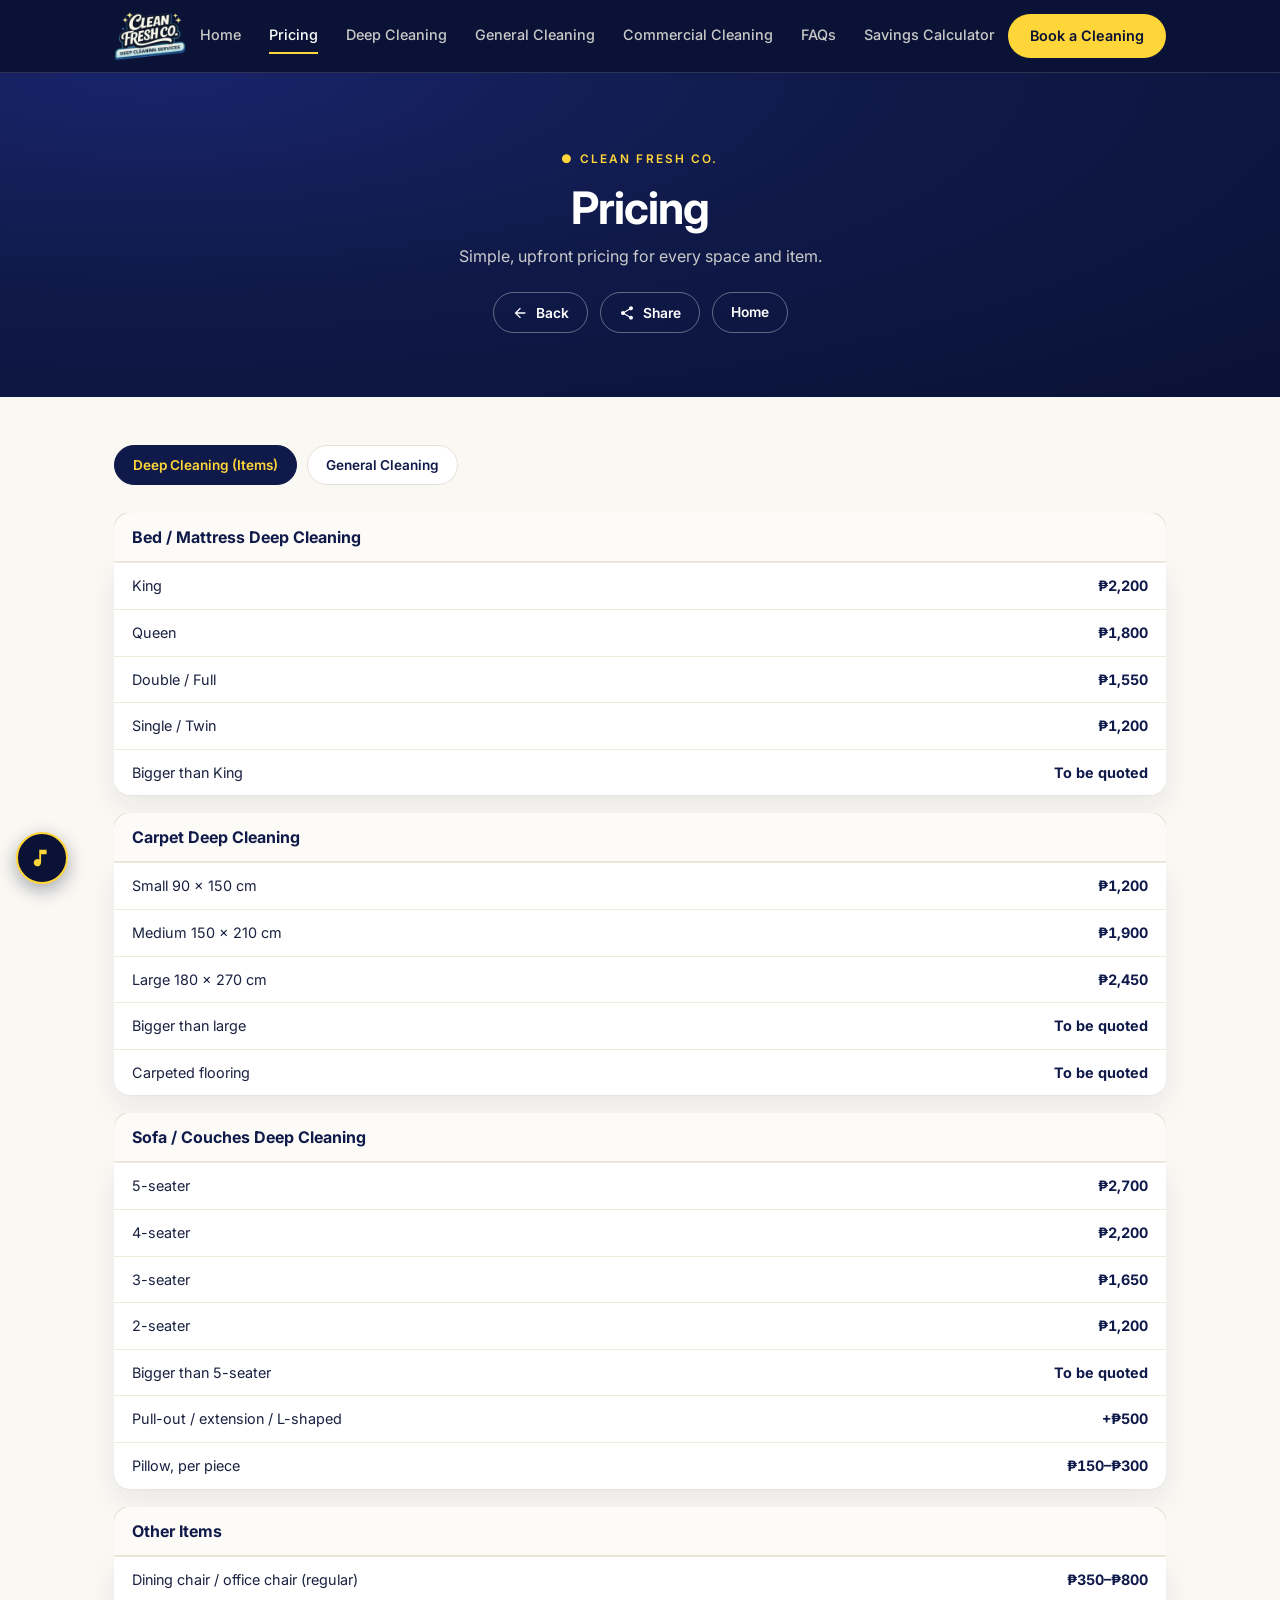
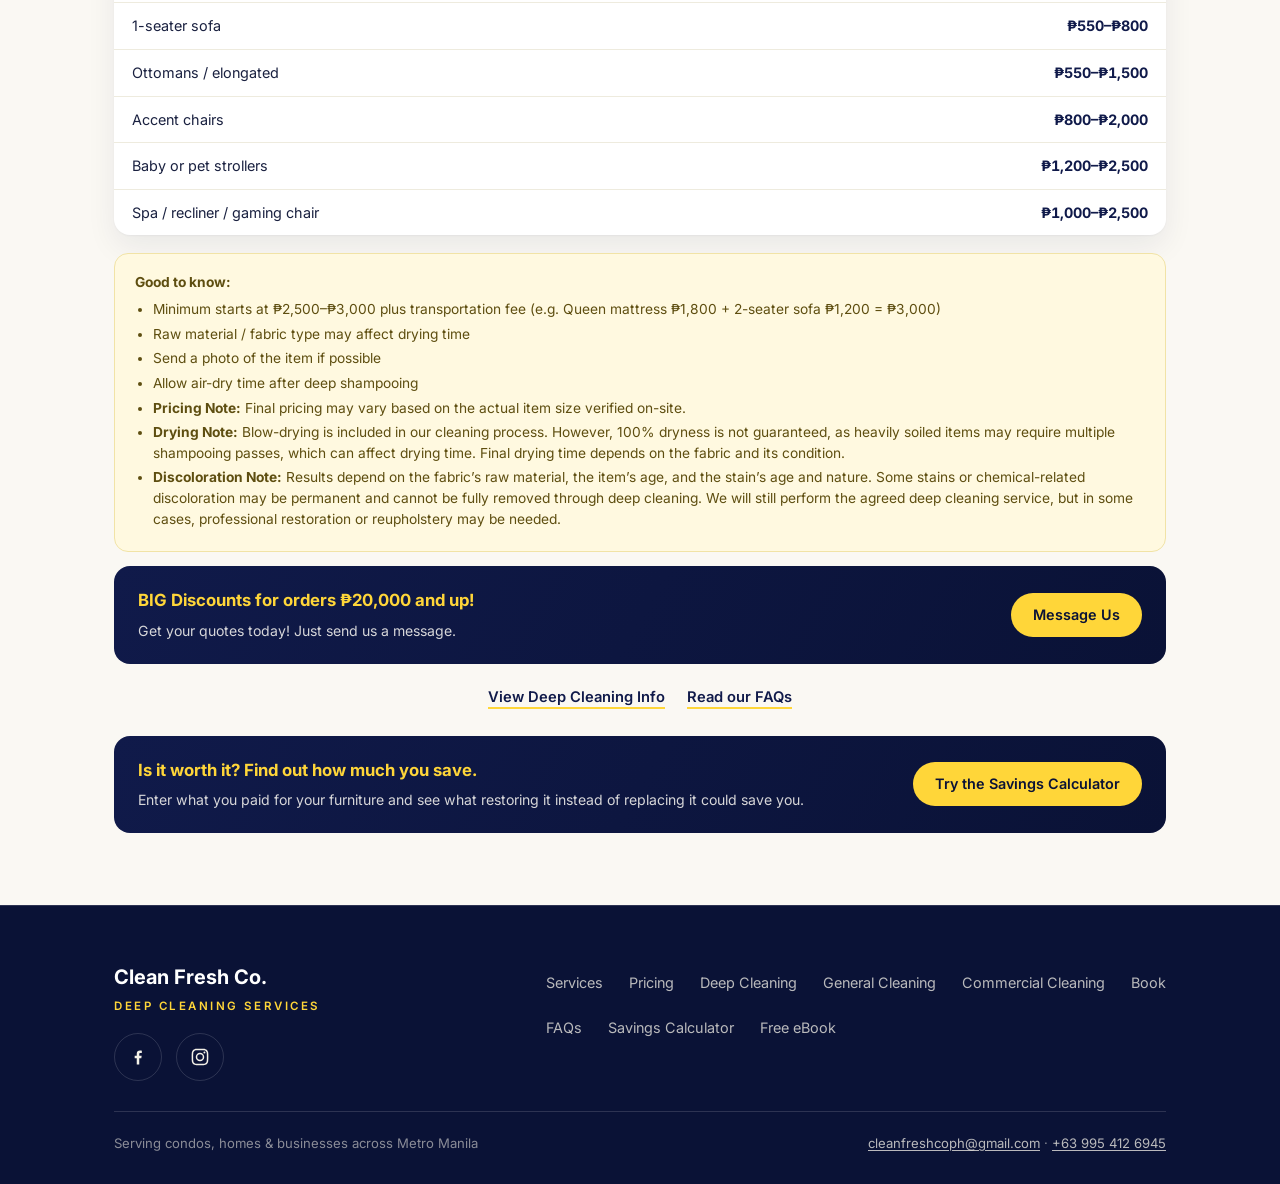
<file: pricing.html>
<!DOCTYPE html>
<html lang="en">
<head>
<meta charset="UTF-8">
<meta name="viewport" content="width=device-width, initial-scale=1.0">
<meta name="description" content="Clean Fresh Co. price list for Metro Manila: mattresses, sofas and carpets from ₱1,200, dining chairs from ₱350, studio general cleaning ₱1,950.">
<link rel="canonical" href="https://cleanfreshco.com/pricing.html">
<meta property="og:type" content="website">
<meta property="og:url" content="https://cleanfreshco.com/pricing.html">
<meta property="og:image" content="https://cleanfreshco.com/assets/promo/savings-comparison.png">
<meta property="og:image:width" content="1598">
<meta property="og:image:height" content="1096">
<meta property="og:image:alt" content="A deep clean saves you more: brand new sofa ₱14,700 versus deep cleaning at ₱1,200">
<meta name="twitter:card" content="summary_large_image">
<meta property="og:site_name" content="Clean Fresh Co.">
<meta property="og:title" content="Pricing — Clean Fresh Co.">
<meta property="og:description" content="Clean Fresh Co. price list for Metro Manila: mattresses, sofas and carpets from ₱1,200, dining chairs from ₱350, studio general cleaning ₱1,950.">
<link rel="icon" href="/favicon.ico" sizes="48x48">
<link rel="icon" type="image/png" href="/favicon-32.png" sizes="32x32">
<link rel="icon" type="image/png" href="/icon-192.png" sizes="192x192">
<link rel="apple-touch-icon" href="/apple-touch-icon.png">
<meta name="theme-color" content="#0A1236">
<title>Pricing — Clean Fresh Co.</title>
<link rel="preconnect" href="https://fonts.googleapis.com">
<link rel="preconnect" href="https://fonts.gstatic.com" crossorigin>
<link href="https://fonts.googleapis.com/css2?family=Inter:wght@400;500;600;700;800&display=swap" rel="stylesheet">
<style>
  :root{
    --navy:#121B4E;
    --navy-deep:#0A1236;
    --gold:#FFD639;
    --cream:#F5F3EA;
    --sky:#8FD6EC;
    --ink:#1B2340;
    --line:rgba(255,255,255,0.14);
  }
  *{margin:0;padding:0;box-sizing:border-box;}
  html{scroll-behavior:smooth;}
  body{
    font-family:'Inter',sans-serif;
    background:var(--cream);
    color:var(--ink);
    line-height:1.5;
  }
  h1,h2,h3,.display{font-family:'Baloo 2',sans-serif;}
  .mono{font-family:'IBM Plex Mono',monospace;}
  a{text-decoration:none;color:inherit;}
  img{max-width:100%;display:block;}
  .wrap{max-width:1100px;margin:0 auto;padding:0 24px;}

  /* NAV (shared look with main site) */
  nav{
    position:sticky;top:0;z-index:50;
    background:var(--navy);
    border-bottom:1px solid var(--line);
  }
  nav .wrap{display:flex;align-items:center;justify-content:space-between;height:72px;gap:12px;}
  .brand{display:flex;align-items:center;}
  .brand img{height:50px;width:auto;display:block;}
  .nav-links{display:flex;gap:28px;align-items:center;}
  .nav-links a{color:var(--cream);opacity:0.85;font-size:0.92rem;font-weight:500;}
  .nav-links a:hover{opacity:1;}
  .nav-links a.active{opacity:1;color:var(--gold);}

  .btn{
    display:inline-flex;align-items:center;gap:8px;
    padding:11px 22px;border-radius:999px;
    font-weight:700;font-size:0.9rem;
    border:none;cursor:pointer;
    transition:transform 0.15s ease, box-shadow 0.15s ease;
  }
  .btn-gold{background:var(--gold);color:var(--navy-deep);position:relative;overflow:hidden;}
  .btn-gold::after{
    content:"";position:absolute;top:0;left:-60%;width:40%;height:100%;
    background:linear-gradient(115deg, transparent, rgba(255,255,255,0.55), transparent);
    transform:skewX(-20deg);transition:left 0.55s ease;
  }
  .btn-gold:hover::after{left:130%;}
  .btn-gold:hover{transform:translateY(-2px);box-shadow:0 8px 20px rgba(255,214,57,0.35);}

  /* PAGE HEADER */
  .faq-hero{
    background:radial-gradient(ellipse at 20% -10%, #1B2670 0%, var(--navy) 55%, var(--navy-deep) 100%);
    color:var(--cream);padding:56px 0 44px;text-align:center;
  }
  .faq-hero .kicker{
    font-family:'IBM Plex Mono';font-size:0.72rem;letter-spacing:0.08em;text-transform:uppercase;
    color:var(--sky);margin-bottom:14px;display:inline-block;
  }
  .faq-hero h1{font-size:2.1rem;font-weight:700;margin-bottom:10px;}
  .faq-hero p{opacity:0.8;max-width:520px;margin:0 auto;}
  .back-link{
    display:inline-flex;align-items:center;gap:6px;color:var(--sky);
    font-size:0.88rem;font-weight:600;margin-top:22px;opacity:0.9;
  }
  .back-link:hover{opacity:1;}

  /* PRICING */
  .price-tabs{display:flex;gap:10px;margin-bottom:28px;flex-wrap:wrap;}
  .price-tab{
    padding:9px 18px;border-radius:999px;font-size:0.85rem;font-weight:600;
    background:#fff;border:1.5px solid #E4E1D3;color:var(--navy);cursor:pointer;
  }
  .price-tab.active{background:var(--navy);border-color:var(--navy);color:var(--gold);}
  .price-panel{display:none;}
  .price-panel.active{display:block;}
  .price-table{
    width:100%;border-collapse:collapse;background:#fff;border-radius:16px;overflow:hidden;
    border:1px solid #E4E1D3;margin-bottom:18px;
  }
  .price-table caption{
    text-align:left;font-family:'Baloo 2';font-weight:700;font-size:1rem;
    color:var(--navy);background:#EFEBDC;padding:12px 18px;caption-side:top;
  }
  .price-table td{padding:12px 18px;font-size:0.9rem;border-top:1px solid #EEEBDE;}
  .price-table td:last-child{text-align:right;font-family:'IBM Plex Mono';font-weight:600;color:var(--navy);white-space:nowrap;}
  .price-table td.pt-note{font-size:0.82rem;font-style:italic;color:#6B7094;text-align:left;font-family:'Inter',sans-serif;font-weight:500;white-space:normal;}
  .price-note{
    background:#FFF7DC;border:1px solid #F3E4A8;border-radius:14px;padding:18px 20px;
    font-size:0.86rem;color:#6B5A12;
  }
  .price-note ul{padding-left:18px;margin-top:6px;}
  .alt-links{display:flex;justify-content:center;gap:22px;flex-wrap:wrap;font-size:0.92rem;font-weight:600;margin-top:22px;}
  .alt-links a{color:#0B63F6;}
  .alt-links a:hover{text-decoration:underline;}
  .discount-banner{
    background:linear-gradient(120deg, var(--navy) 0%, var(--navy-deep) 100%);
    color:var(--cream);border-radius:16px;padding:22px 24px;margin-top:14px;
    display:flex;align-items:center;justify-content:space-between;gap:18px;flex-wrap:wrap;
  }
  .discount-banner .db-text strong{
    display:block;font-family:'Baloo 2';font-weight:700;color:var(--gold);
    font-size:1.05rem;margin-bottom:4px;
  }
  .discount-banner .db-text span{font-size:0.88rem;opacity:0.85;}
  .discount-banner .btn{flex-shrink:0;}

  .price-section{padding:48px 0 72px;}
  .discount-banner.calc-promo{margin-top:28px;}
  .price-note li{margin-bottom:4px;}


  /* SHARE + BACK */
  .hero-actions{display:flex;gap:12px;justify-content:center;flex-wrap:wrap;margin-top:24px;}
  .hero-actions .pill{
    display:inline-flex;align-items:center;gap:8px;cursor:pointer;
    padding:9px 18px;border-radius:999px;font-family:'Inter',sans-serif;font-size:0.86rem;font-weight:600;
    color:var(--cream);background:rgba(255,255,255,0.08);border:1.5px solid var(--line);
    transition:transform 0.15s ease, border-color 0.15s ease, background 0.15s ease;
  }
  .hero-actions .pill:hover{transform:translateY(-2px);border-color:var(--gold);color:var(--gold);}
  .hero-actions .pill svg{width:16px;height:16px;fill:currentColor;}
  .share-toast{
    position:fixed;left:50%;bottom:28px;transform:translate(-50%,20px);z-index:100;
    background:var(--navy-deep);color:var(--cream);padding:12px 20px;border-radius:12px;
    font-size:0.88rem;font-weight:500;box-shadow:0 12px 30px rgba(10,18,54,0.35);
    opacity:0;pointer-events:none;transition:opacity 0.25s ease, transform 0.25s ease;max-width:90vw;text-align:center;
  }
  .share-toast.show{opacity:1;transform:translate(-50%,0);}

  /* FAQ LIST */
  .faq-section{padding:56px 0 72px;}
  .faq-list{max-width:760px;margin:0 auto;display:flex;flex-direction:column;gap:14px;}
  details.faq-item{
    background:#fff;border:1px solid #E4E1D3;border-radius:16px;
    padding:4px 22px;transition:box-shadow 0.2s ease, border-color 0.2s ease;
  }
  details.faq-item[open]{box-shadow:0 14px 30px rgba(18,27,78,0.1);border-color:#D8D3BE;}
  details.faq-item summary{
    list-style:none;cursor:pointer;padding:18px 0;
    display:flex;align-items:center;justify-content:space-between;gap:16px;
    font-family:'Baloo 2';font-weight:700;color:var(--navy);font-size:1.02rem;
  }
  details.faq-item summary::-webkit-details-marker{display:none;}
  .faq-num{
    font-family:'IBM Plex Mono';color:var(--sky);background:var(--navy);
    width:26px;height:26px;border-radius:50%;flex-shrink:0;
    display:flex;align-items:center;justify-content:center;font-size:0.76rem;
  }
  .faq-q{flex:1;}
  .faq-icon{
    flex-shrink:0;width:22px;height:22px;position:relative;
  }
  .faq-icon::before,.faq-icon::after{
    content:"";position:absolute;top:50%;left:50%;background:var(--navy);
    transform:translate(-50%,-50%);transition:transform 0.25s ease, opacity 0.25s ease;
  }
  .faq-icon::before{width:14px;height:2px;}
  .faq-icon::after{width:2px;height:14px;}
  details.faq-item[open] .faq-icon::after{transform:translate(-50%,-50%) rotate(90deg);opacity:0;}
  .faq-answer{padding:0 0 20px 42px;color:#3E4568;font-size:0.95rem;}
  .faq-answer p{margin-bottom:12px;}
  .faq-answer p:last-child{margin-bottom:0;}
  .faq-answer ul{padding-left:18px;margin:4px 0 12px;}
  .faq-answer strong{color:var(--navy);}

  /* FOOTER (shared look) */
  footer{background:var(--navy);color:var(--cream);padding:44px 0 28px;margin-top:0;}
  footer .wrap{display:flex;justify-content:space-between;align-items:center;flex-wrap:wrap;gap:16px;}
  .foot-brand{font-family:'Baloo 2';font-weight:700;color:var(--gold);}
  .foot-links{display:flex;flex-wrap:wrap;gap:8px 20px;font-size:0.85rem;opacity:0.8;}
  .foot-bottom{
    text-align:center;font-size:0.78rem;opacity:0.5;margin-top:26px;
    font-family:'IBM Plex Mono';
  }

  @media (max-width:820px){
    .price-tabs{gap:8px;}
    .price-tab{padding:8px 14px;font-size:0.8rem;flex:1 1 auto;text-align:center;}
    .price-table td{padding:10px 12px;font-size:0.84rem;}
    .price-table caption{font-size:0.92rem;padding:10px 14px;}
    .discount-banner{flex-direction:column;text-align:center;padding:18px;}
    .discount-banner .btn{width:100%;justify-content:center;}

    .nav-links{
      position:absolute;top:72px;left:0;right:0;background:var(--navy);
      flex-direction:column;align-items:flex-start;padding:8px 24px 18px;
      display:none;border-bottom:1px solid var(--line);
    }
    .nav-links.open{display:flex;}
    .nav-links a{width:100%;padding:12px 0;border-bottom:1px solid var(--line);font-size:1rem;}
    .nav-links a:last-child{border-bottom:none;}
    .nav-toggle{display:flex;}
    .faq-hero h1{font-size:1.7rem;}
    .faq-answer{padding-left:0;}
  }
  @media (min-width:821px){
    .nav-toggle{display:none;}
  }
  .nav-toggle{
    background:transparent;border:none;cursor:pointer;padding:8px;
    flex-direction:column;gap:5px;
  }
  .nav-toggle span{display:block;width:22px;height:2px;background:var(--cream);border-radius:2px;transition:transform 0.2s ease, opacity 0.2s ease;}
  .nav-toggle[aria-expanded="true"] span:nth-child(1){transform:translateY(7px) rotate(45deg);}
  .nav-toggle[aria-expanded="true"] span:nth-child(2){opacity:0;}
  .nav-toggle[aria-expanded="true"] span:nth-child(3){transform:translateY(-7px) rotate(-45deg);}
  .nav-right{display:flex;align-items:center;gap:10px;}

  /* spacing polish (mobile) */
  @media (max-width:820px){
    .faq-hero{padding:36px 0 30px;}
    .faq-hero .kicker{margin-bottom:10px;}
    .faq-hero h1{margin-bottom:8px;}
    .hero-actions{margin-top:20px;gap:10px;}
    .hero-actions .pill{padding:8px 16px;}
  }

  /* table header: flush corners, no notch */
  .price-table{border:0;border-radius:0 0 16px 16px;box-shadow:0 0 0 1px #E4E1D3;}
  .price-table caption{border:0;border-radius:16px 16px 0 0;box-shadow:0 0 0 1px #E4E1D3;}
  @media (max-width:820px){
    .price-section{padding:28px 0 56px;}
    .price-tabs{margin-bottom:20px;}
    .price-table{margin-bottom:16px;}
  }

  /* Larger tap areas without changing the look */
  .nav-toggle{width:44px;height:44px;}
  .foot-links a{display:inline-block;padding:12px 0;}
  .foot-bottom a{text-decoration:underline;text-underline-offset:2px;}
  .ba-dot,.gcs-dot{position:relative;}
  .ba-dot::after,.gcs-dot::after{content:"";position:absolute;inset:-17px -4px;}
  .ba-arrow::after,.gcs-arrow::after{content:"";position:absolute;inset:-7px;}

  /* Sticky mobile booking bar */
  .mbar{display:none;}
  @media (max-width:820px){
    .mbar{
      display:flex;gap:10px;position:fixed;left:0;right:0;bottom:0;z-index:60;
      padding:10px 16px calc(10px + env(safe-area-inset-bottom));
      background:rgba(10,18,54,0.96);border-top:1px solid var(--line);
      transform:translateY(110%);transition:transform 0.25s ease;
    }
    .mbar.show{transform:none;}
    .mbar a{flex:1;display:flex;align-items:center;justify-content:center;min-height:48px;border-radius:999px;font-weight:700;font-size:0.95rem;}
    .mbar .m-call{border:1.5px solid rgba(255,255,255,0.35);color:var(--cream);}
    .mbar .m-msg{background:var(--gold);color:var(--navy-deep);}
    body{padding-bottom:76px;}
  }
  @media (prefers-reduced-motion:reduce){ .mbar{transition:none;} }

  /* Room for the Calculator link at mid widths */
  @media (min-width:821px) and (max-width:1080px){
    .nav-links{gap:18px;}
    .nav-links a{font-size:0.86rem;}
  }
  @media (min-width:821px) and (max-width:900px){
    .nav-links{gap:12px;}
    .nav-links a{font-size:0.8rem;}
    .nav-right .btn-gold{padding:9px 14px;font-size:0.82rem;}
  }
</style>
<link rel="stylesheet" href="assets/css/theme.css">
</head>
<body>

<nav>
  <div class="wrap">
    <a href="index.html" class="brand"><img src="assets/logo.png" alt="Clean Fresh Co." width="72" height="50"></a>
    <div class="nav-links" id="navLinks">
      <a href="index.html">Home</a>
      <a href="pricing.html" class="active">Pricing</a>
      <a href="deep-cleaning.html">Deep Cleaning</a>
      <a href="general-cleaning.html">General Cleaning</a>
      <a href="commercial-cleaning.html">Commercial Cleaning</a>
      <a href="faq.html">FAQs</a>
      <a href="savingscalculator">Savings Calculator</a>
    </div>
    <div class="nav-right">
      <a href="https://m.me/522847734243823" target="_blank" rel="noopener" class="btn btn-gold">Book a Cleaning</a>
      <button class="nav-toggle" id="navToggle" aria-expanded="false" aria-controls="navLinks" aria-label="Toggle menu">
        <span></span><span></span><span></span>
      </button>
    </div>
  </div>
</nav>

<section class="faq-hero">
  <div class="wrap">
    <span class="kicker">● Clean Fresh Co.</span>
    <h1>Pricing</h1>
    <p>Simple, upfront pricing for every space and item.</p>
    <div class="hero-actions">
      <button type="button" class="pill" data-back><svg viewBox="0 0 24 24" aria-hidden="true"><path d="M20 11H7.83l5.59-5.59L12 4l-8 8 8 8 1.41-1.41L7.83 13H20z"/></svg> Back</button>
      <button type="button" class="pill" data-share><svg viewBox="0 0 24 24" aria-hidden="true"><path d="M18 16.08c-.76 0-1.44.3-1.96.77L8.91 12.7c.05-.23.09-.46.09-.7s-.04-.47-.09-.7l7.05-4.11c.54.5 1.25.81 2.04.81 1.66 0 3-1.34 3-3s-1.34-3-3-3-3 1.34-3 3c0 .24.04.47.09.7L8.04 9.81C7.5 9.31 6.79 9 6 9c-1.66 0-3 1.34-3 3s1.34 3 3 3c.79 0 1.5-.31 2.04-.81l7.12 4.16c-.05.21-.08.43-.08.65 0 1.61 1.31 2.92 2.92 2.92s2.92-1.31 2.92-2.92-1.31-2.92-2.92-2.92z"/></svg> Share</button>
      <a href="index.html" class="pill">Home</a>
    </div>
  </div>
</section>

<section class="price-section" id="pricing">
  <div class="wrap">
    <div class="price-tabs">
      <div class="price-tab active" data-tab="deep">Deep Cleaning (Items)</div>
      <div class="price-tab" data-tab="general">General Cleaning</div>
    </div>

    <div class="price-panel active" id="deep">
      <table class="price-table">
        <caption>Bed / Mattress Deep Cleaning</caption>
        <tr><td>King</td><td>₱2,200</td></tr>
        <tr><td>Queen</td><td>₱1,800</td></tr>
        <tr><td>Double / Full</td><td>₱1,550</td></tr>
        <tr><td>Single / Twin</td><td>₱1,200</td></tr>
        <tr><td>Bigger than King</td><td>To be quoted</td></tr>
      </table>
      <table class="price-table">
        <caption>Carpet Deep Cleaning</caption>
        <tr><td>Small 90 × 150 cm</td><td>₱1,200</td></tr>
        <tr><td>Medium 150 × 210 cm</td><td>₱1,900</td></tr>
        <tr><td>Large 180 × 270 cm</td><td>₱2,450</td></tr>
        <tr><td>Bigger than large</td><td>To be quoted</td></tr>
        <tr><td>Carpeted flooring</td><td>To be quoted</td></tr>
      </table>
      <table class="price-table">
        <caption>Sofa / Couches Deep Cleaning</caption>
        <tr><td>5-seater</td><td>₱2,700</td></tr>
        <tr><td>4-seater</td><td>₱2,200</td></tr>
        <tr><td>3-seater</td><td>₱1,650</td></tr>
        <tr><td>2-seater</td><td>₱1,200</td></tr>
        <tr><td>Bigger than 5-seater</td><td>To be quoted</td></tr>
        <tr><td>Pull-out / extension / L-shaped</td><td>+₱500</td></tr>
        <tr><td>Pillow, per piece</td><td>₱150–₱300</td></tr>
      </table>
      <table class="price-table">
        <caption>Other Items</caption>
        <tr><td>Dining chair / office chair (regular)</td><td>₱350–₱800</td></tr>
        <tr><td>1-seater sofa</td><td>₱550–₱800</td></tr>
        <tr><td>Ottomans / elongated</td><td>₱550–₱1,500</td></tr>
        <tr><td>Accent chairs</td><td>₱800–₱2,000</td></tr>
        <tr><td>Baby or pet strollers</td><td>₱1,200–₱2,500</td></tr>
        <tr><td>Spa / recliner / gaming chair</td><td>₱1,000–₱2,500</td></tr>
      </table>
      <div class="price-note">
        <strong>Good to know:</strong>
        <ul>
          <li>Minimum starts at ₱2,500–₱3,000 plus transportation fee (e.g. Queen mattress ₱1,800 + 2-seater sofa ₱1,200 = ₱3,000)</li>
          <li>Raw material / fabric type may affect drying time</li>
          <li>Send a photo of the item if possible</li>
          <li>Allow air-dry time after deep shampooing</li>
          <li><strong>Pricing Note:</strong> Final pricing may vary based on the actual item size verified on-site.</li>
          <li><strong>Drying Note:</strong> Blow-drying is included in our cleaning process. However, 100% dryness is not guaranteed, as heavily soiled items may require multiple shampooing passes, which can affect drying time. Final drying time depends on the fabric and its condition.</li>
          <li><strong>Discoloration Note:</strong> Results depend on the fabric’s raw material, the item’s age, and the stain’s age and nature. Some stains or chemical-related discoloration may be permanent and cannot be fully removed through deep cleaning. We will still perform the agreed deep cleaning service, but in some cases, professional restoration or reupholstery may be needed.</li>
        </ul>
      </div>
      <div class="discount-banner">
        <div class="db-text">
          <strong>BIG Discounts for orders ₱20,000 and up!</strong>
          <span>Get your quotes today! Just send us a message.</span>
        </div>
        <a href="https://m.me/522847734243823" target="_blank" rel="noopener" class="btn btn-gold">Message Us</a>
      </div>
      <div class="alt-links"><a href="deep-cleaning.html">View Deep Cleaning Info</a><a href="faq.html">Read our FAQs</a></div>
    </div>

    <div class="price-panel" id="general">
      <table class="price-table">
        <caption>Residential Basic General Cleaning</caption>
        <tr><td>Studio or minimum 25 sqm</td><td>₱1,950</td></tr>
        <tr><td>1BR 1 T&amp;B or 26–35 sqm</td><td>₱2,450</td></tr>
        <tr><td>2BR 1 T&amp;B or 36–45 sqm</td><td>₱3,150</td></tr>
        <tr><td>3BR 2 T&amp;B or 46–60 sqm</td><td>₱4,200</td></tr>
        <tr><td>61 sqm and above</td><td>To be quoted</td></tr>
        <tr><td>Post-construction cleaning</td><td>To be quoted</td></tr>
        <tr><td>Per additional bathroom</td><td>+₱650</td></tr>
      </table>
      <table class="price-table">
        <caption>Commercial Cleaning</caption>
        <tr><td><a href="commercial-cleaning.html" class="pt-link">Restaurants, malls, offices &amp; post-construction</a></td><td>To be quoted</td></tr>
        <tr><td colspan="2" class="pt-note">*Excludes deep cleaning of upholsteries</td></tr>
      </table>
      <table class="price-table">
        <caption>Add-on Services</caption>
        <tr><td>Garage items cleaning</td><td>Starts at ₱1,000</td></tr>
        <tr><td>Additional steaming</td><td>Starts at ₱550</td></tr>
        <tr><td>Grease trap cleaning</td><td>Starts at ₱700</td></tr>
        <tr><td>Transportation fee</td><td>Depends on location</td></tr>
      </table>
      <div class="price-note">
        <strong>Good to know:</strong>
        <ul>
          <li>Minimum starts at ₱2,500–₱3,000 plus transportation fee (e.g. Studio ₱1,950 + additional steaming ₱550 = ₱2,500)</li>
          <li>Book 2–3 days in advance if possible</li>
          <li>Please declare the accurate size (sqm)</li>
          <li>Actual size may vary upon on-site visit</li>
          <li>Additional fees apply for undeclared work</li>
          <li>Send a photo of the area if possible</li>
          <li>No dishwashing or hauling of items</li>
        </ul>
      </div>
      <div class="discount-banner">
        <div class="db-text">
          <strong>BIG Discounts for orders ₱20,000 and up!</strong>
          <span>Get your quotes today! Just send us a message.</span>
        </div>
        <a href="https://m.me/522847734243823" target="_blank" rel="noopener" class="btn btn-gold">Message Us</a>
      </div>
      <div class="alt-links"><a href="general-cleaning.html">View General Cleaning Info</a><a href="faq.html">Read our FAQs</a></div>
    </div>

    <div class="discount-banner calc-promo">
      <div class="db-text">
        <strong>Is it worth it? Find out how much you save.</strong>
        <span>Enter what you paid for your furniture and see what restoring it instead of replacing it could save you.</span>
      </div>
      <a href="savingscalculator" class="btn btn-gold">Try the Savings Calculator</a>
    </div>
  </div>
</section>

<div class="share-toast" id="shareToast" role="status" aria-live="polite"></div>

<footer>
  <div class="wrap">
    <div class="foot-top">
      <div>
        <div class="foot-brand">Clean Fresh Co.<small>Deep cleaning services</small></div>
        <div class="socials">
          <a href="https://www.facebook.com/cleanfreshcodeepcleaning/" target="_blank" rel="noopener" class="social" aria-label="Clean Fresh Co. on Facebook"><svg viewBox="0 0 24 24" aria-hidden="true"><path d="M13.5 21v-7.5h2.5l.4-3h-2.9V8.6c0-.9.3-1.5 1.5-1.5h1.6V4.4c-.3 0-1.2-.1-2.3-.1-2.3 0-3.8 1.4-3.8 3.9v2.3H8v3h2.5V21h3z"/></svg></a>
          <a href="https://www.instagram.com/_cleanfreshco/" target="_blank" rel="noopener" class="social" aria-label="Clean Fresh Co. on Instagram"><svg viewBox="0 0 24 24" aria-hidden="true"><path d="M12 3.8c2.7 0 3 0 4 .1 1 0 1.5.2 1.9.3.5.2.8.4 1.1.8.4.3.6.7.8 1.1.1.4.3.9.3 1.9.1 1 .1 1.3.1 4s0 3-.1 4c0 1-.2 1.5-.3 1.9-.2.5-.4.8-.8 1.1-.3.4-.7.6-1.1.8-.4.1-.9.3-1.9.3-1 .1-1.3.1-4 .1s-3 0-4-.1c-1 0-1.5-.2-1.9-.3a3 3 0 0 1-1.1-.8 3 3 0 0 1-.8-1.1c-.1-.4-.3-.9-.3-1.9-.1-1-.1-1.3-.1-4s0-3 .1-4c0-1 .2-1.5.3-1.9.2-.5.4-.8.8-1.1.3-.4.7-.6 1.1-.8.4-.1.9-.3 1.9-.3 1-.1 1.3-.1 4-.1M12 2c-2.7 0-3.1 0-4.1.1-1.1 0-1.8.2-2.4.5-.7.2-1.2.6-1.8 1.1-.5.6-.9 1.1-1.1 1.8-.3.6-.5 1.3-.5 2.4C2 8.9 2 9.3 2 12s0 3.1.1 4.1c0 1.1.2 1.8.5 2.4.2.7.6 1.2 1.1 1.8.6.5 1.1.9 1.8 1.1.6.3 1.3.5 2.4.5 1 .1 1.4.1 4.1.1s3.1 0 4.1-.1c1.1 0 1.8-.2 2.4-.5.7-.2 1.2-.6 1.8-1.1.5-.6.9-1.1 1.1-1.8.3-.6.5-1.3.5-2.4.1-1 .1-1.4.1-4.1s0-3.1-.1-4.1c0-1.1-.2-1.8-.5-2.4-.2-.7-.6-1.2-1.1-1.8-.6-.5-1.1-.9-1.8-1.1-.6-.3-1.3-.5-2.4-.5C15.1 2 14.7 2 12 2zm0 4.9a5.1 5.1 0 1 0 0 10.2 5.1 5.1 0 0 0 0-10.2zm0 8.4a3.3 3.3 0 1 1 0-6.6 3.3 3.3 0 0 1 0 6.6zm5.3-9.8a1.2 1.2 0 1 0 0 2.4 1.2 1.2 0 0 0 0-2.4z"/></svg></a>
        </div>
      </div>
      <div class="foot-links">
        <a href="index.html#services">Services</a>
        <a href="pricing.html">Pricing</a>
        <a href="deep-cleaning.html">Deep Cleaning</a>
        <a href="general-cleaning.html">General Cleaning</a>
        <a href="commercial-cleaning.html">Commercial Cleaning</a>
        <a href="index.html#book">Book</a>
        <a href="faq.html">FAQs</a>
        <a href="savingscalculator">Savings Calculator</a>
        <a href="https://drive.google.com/file/d/1SEPK2WiCma2hbYjQin0RZhiO6YCGcOj8/view?usp=sharing" target="_blank" rel="noopener">Free eBook</a>
      </div>
    </div>
    <div class="foot-bottom">
      <span>Serving condos, homes &amp; businesses across Metro Manila</span>
      <span><a href="mailto:cleanfreshcoph@gmail.com">cleanfreshcoph@gmail.com</a> · <a href="tel:+639954126945">+63 995 412 6945</a></span>
    </div>
  </div>
</footer>

<script>
  const navToggle = document.getElementById('navToggle');
  const navLinks = document.getElementById('navLinks');
  navToggle.addEventListener('click', () => {
    const isOpen = navLinks.classList.toggle('open');
    navToggle.setAttribute('aria-expanded', isOpen ? 'true' : 'false');
  });

  /* Open the tab named in the link, e.g. pricing.html?tab=general */
  (function(){
    const want = new URLSearchParams(location.search).get('tab');
    const tab = want && document.querySelector('.price-tab[data-tab="' + want + '"]');
    if (!tab) return;
    document.querySelectorAll('.price-tab').forEach(t => t.classList.remove('active'));
    document.querySelectorAll('.price-panel').forEach(x => x.classList.remove('active'));
    tab.classList.add('active');
    document.getElementById(want).classList.add('active');
  })();

  document.querySelectorAll('.price-tab').forEach(tab => {
    tab.addEventListener('click', () => {
      document.querySelectorAll('.price-tab').forEach(t => t.classList.remove('active'));
      document.querySelectorAll('.price-panel').forEach(p => p.classList.remove('active'));
      tab.classList.add('active');
      document.getElementById(tab.dataset.tab).classList.add('active');
    });
  });




  /* Share to Facebook Messenger */
  (function(){
    const toast = document.getElementById('shareToast');
    let t;
    function say(msg){
      toast.textContent = msg; toast.classList.add('show');
      clearTimeout(t); t = setTimeout(() => toast.classList.remove('show'), 3200);
    }
    function copy(text){
      if (navigator.clipboard && window.isSecureContext) return navigator.clipboard.writeText(text);
      return new Promise((res, rej) => {
        const ta = document.createElement('textarea');
        ta.value = text; ta.style.position = 'fixed'; ta.style.opacity = '0';
        document.body.appendChild(ta); ta.select();
        try { document.execCommand('copy') ? res() : rej(); } catch(e){ rej(e); }
        document.body.removeChild(ta);
      });
    }
    document.querySelectorAll('[data-share]').forEach(btn => {
      btn.addEventListener('click', async () => {
        const url = location.href.split('#')[0] + (location.hash || '');
        const isMobile = /Android|iPhone|iPad|iPod/i.test(navigator.userAgent);
        if (isMobile) {
          // Opens the Messenger app's share screen
          window.location.href = 'fb-messenger://share/?link=' + encodeURIComponent(url);
          // If the app isn't installed, fall back to the native share sheet / copy
          setTimeout(async () => {
            if (document.hidden) return;
            if (navigator.share) { try { await navigator.share({ title: document.title, url }); } catch(e){} }
            else { copy(url).then(() => say('Link copied — paste it in Messenger')).catch(() => say(url)); }
          }, 1200);
        } else {
          copy(url).then(() => say('Link copied — paste it in Messenger')).catch(() => say(url));
          window.open('https://www.messenger.com/', '_blank', 'noopener');
        }
      });
    });
  })();

  /* Back to previous page */
  document.querySelectorAll('[data-back]').forEach(btn => {
    btn.addEventListener('click', () => {
      const sameSite = document.referrer && new URL(document.referrer).origin === location.origin;
      if (sameSite && history.length > 1) history.back();
      else if (history.length > 1 && !document.referrer) history.back();
      else location.href = 'index.html';
    });
  });
</script>

<div class="mbar" id="mbar" aria-label="Quick booking">
  <a href="tel:+639954126945" class="m-call">Call</a>
  <a href="https://m.me/522847734243823" target="_blank" rel="noopener" class="m-msg">Message Us</a>
</div>
<script>
  (function(){
    const bar=document.getElementById('mbar');
    const onScroll=()=>bar.classList.toggle('show', window.scrollY>480);
    window.addEventListener('scroll', onScroll, {passive:true}); onScroll();
  })();
</script>
<script src="assets/js/music.js" defer></script>
</body>
</html>
</file>
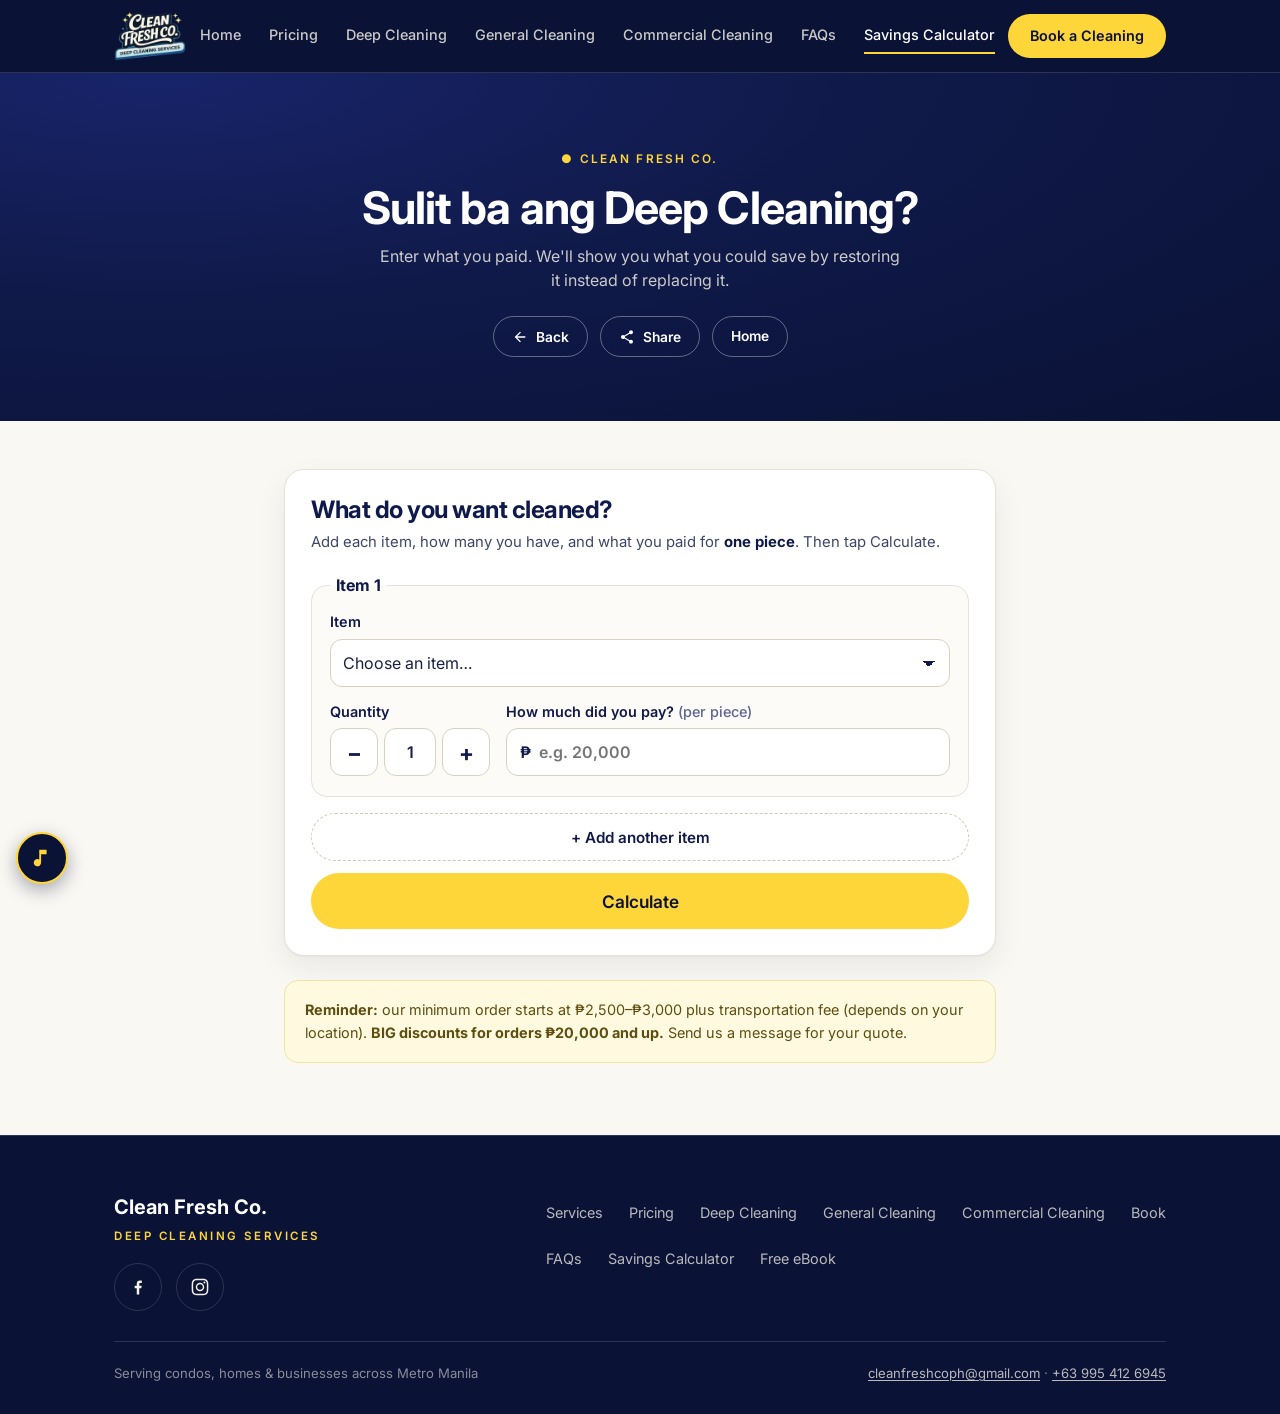
<file: savingscalculator.html>
<!DOCTYPE html>
<html lang="en">
<head>
<meta charset="UTF-8">
<meta name="viewport" content="width=device-width, initial-scale=1.0">
<meta name="description" content="Enter what you paid for your sofa, mattress or carpet and see how much you could save by deep cleaning it instead of replacing it. Clean Fresh Co., Metro Manila.">
<link rel="canonical" href="https://cleanfreshco.com/savingscalculator">
<meta property="og:type" content="website">
<meta property="og:url" content="https://cleanfreshco.com/savingscalculator">
<meta property="og:image" content="https://cleanfreshco.com/assets/promo/savings-comparison.png">
<meta property="og:image:width" content="1598">
<meta property="og:image:height" content="1096">
<meta property="og:image:alt" content="A deep clean saves you more: brand new sofa ₱14,700 versus deep cleaning at ₱1,200">
<meta name="twitter:card" content="summary_large_image">
<meta property="og:site_name" content="Clean Fresh Co.">
<meta property="og:title" content="Sulit ba ang Deep Cleaning? | Clean Fresh Co.">
<meta property="og:description" content="Enter what you paid for your sofa, mattress or carpet and see how much you could save by deep cleaning it instead of replacing it. Clean Fresh Co., Metro Manila.">
<link rel="icon" href="/favicon.ico" sizes="48x48">
<link rel="icon" type="image/png" href="/favicon-32.png" sizes="32x32">
<link rel="icon" type="image/png" href="/icon-192.png" sizes="192x192">
<link rel="apple-touch-icon" href="/apple-touch-icon.png">
<meta name="theme-color" content="#0A1236">
<title>Sulit ba ang Deep Cleaning? | Clean Fresh Co.</title>
<link rel="preconnect" href="https://fonts.googleapis.com">
<link rel="preconnect" href="https://fonts.gstatic.com" crossorigin>
<link href="https://fonts.googleapis.com/css2?family=Inter:wght@400;500;600;700;800&display=swap" rel="stylesheet">
<style>
  :root{
    --navy:#121B4E;
    --navy-deep:#0A1236;
    --gold:#FFD639;
    --cream:#F5F3EA;
    --sky:#8FD6EC;
    --ink:#1B2340;
    --line:rgba(255,255,255,0.14);
  }
  *{margin:0;padding:0;box-sizing:border-box;}
  html{scroll-behavior:smooth;}
  body{
    font-family:'Inter',sans-serif;
    background:var(--cream);
    color:var(--ink);
    line-height:1.5;
  }
  h1,h2,h3,.display{font-family:'Baloo 2',sans-serif;}
  .mono{font-family:'IBM Plex Mono',monospace;}
  a{text-decoration:none;color:inherit;}
  img{max-width:100%;display:block;}
  .wrap{max-width:1100px;margin:0 auto;padding:0 24px;}

  /* NAV (shared look with main site) */
  nav{
    position:sticky;top:0;z-index:50;
    background:var(--navy);
    border-bottom:1px solid var(--line);
  }
  nav .wrap{display:flex;align-items:center;justify-content:space-between;height:72px;gap:12px;}
  .brand{display:flex;align-items:center;}
  .brand img{height:50px;width:auto;display:block;}
  .nav-links{display:flex;gap:28px;align-items:center;}
  .nav-links a{color:var(--cream);opacity:0.85;font-size:0.92rem;font-weight:500;}
  .nav-links a:hover{opacity:1;}
  .nav-links a.active{opacity:1;color:var(--gold);}

  .btn{
    display:inline-flex;align-items:center;gap:8px;
    padding:11px 22px;border-radius:999px;
    font-weight:700;font-size:0.9rem;
    border:none;cursor:pointer;
    transition:transform 0.15s ease, box-shadow 0.15s ease;
  }
  .btn-gold{background:var(--gold);color:var(--navy-deep);position:relative;overflow:hidden;}
  .btn-gold::after{
    content:"";position:absolute;top:0;left:-60%;width:40%;height:100%;
    background:linear-gradient(115deg, transparent, rgba(255,255,255,0.55), transparent);
    transform:skewX(-20deg);transition:left 0.55s ease;
  }
  .btn-gold:hover::after{left:130%;}
  .btn-gold:hover{transform:translateY(-2px);box-shadow:0 8px 20px rgba(255,214,57,0.35);}

  /* PAGE HEADER */
  .faq-hero{
    background:radial-gradient(ellipse at 20% -10%, #1B2670 0%, var(--navy) 55%, var(--navy-deep) 100%);
    color:var(--cream);padding:56px 0 44px;text-align:center;
  }
  .faq-hero .kicker{
    font-family:'IBM Plex Mono';font-size:0.72rem;letter-spacing:0.08em;text-transform:uppercase;
    color:var(--sky);margin-bottom:14px;display:inline-block;
  }
  .faq-hero h1{font-size:2.1rem;font-weight:700;margin-bottom:10px;}
  .faq-hero p{opacity:0.8;max-width:520px;margin:0 auto;}
  .back-link{
    display:inline-flex;align-items:center;gap:6px;color:var(--sky);
    font-size:0.88rem;font-weight:600;margin-top:22px;opacity:0.9;
  }
  .back-link:hover{opacity:1;}

  /* NOTES + BANNERS (from pricing page) */
  .price-note{
    background:#FFF7DC;border:1px solid #F3E4A8;border-radius:14px;padding:18px 20px;
    font-size:0.86rem;color:#6B5A12;
  }
  .price-note ul{padding-left:18px;margin-top:6px;}
  .alt-links{display:flex;justify-content:center;gap:22px;flex-wrap:wrap;font-size:0.92rem;font-weight:600;margin-top:22px;}
  .alt-links a{color:#0B63F6;}
  .alt-links a:hover{text-decoration:underline;}
  .discount-banner{
    background:linear-gradient(120deg, var(--navy) 0%, var(--navy-deep) 100%);
    color:var(--cream);border-radius:16px;padding:22px 24px;margin-top:14px;
    display:flex;align-items:center;justify-content:space-between;gap:18px;flex-wrap:wrap;
  }
  .discount-banner .db-text strong{
    display:block;font-family:'Baloo 2';font-weight:700;color:var(--gold);
    font-size:1.05rem;margin-bottom:4px;
  }
  .discount-banner .db-text span{font-size:0.88rem;opacity:0.85;}
  .discount-banner .btn{flex-shrink:0;}

  .price-section{padding:48px 0 72px;}
  .price-note li{margin-bottom:4px;}


  /* SHARE + BACK */
  .hero-actions{display:flex;gap:12px;justify-content:center;flex-wrap:wrap;margin-top:24px;}
  .hero-actions .pill{
    display:inline-flex;align-items:center;gap:8px;cursor:pointer;
    padding:9px 18px;border-radius:999px;font-family:'Inter',sans-serif;font-size:0.86rem;font-weight:600;
    color:var(--cream);background:rgba(255,255,255,0.08);border:1.5px solid var(--line);
    transition:transform 0.15s ease, border-color 0.15s ease, background 0.15s ease;
  }
  .hero-actions .pill:hover{transform:translateY(-2px);border-color:var(--gold);color:var(--gold);}
  .hero-actions .pill svg{width:16px;height:16px;fill:currentColor;}
  .share-toast{
    position:fixed;left:50%;bottom:28px;transform:translate(-50%,20px);z-index:100;
    background:var(--navy-deep);color:var(--cream);padding:12px 20px;border-radius:12px;
    font-size:0.88rem;font-weight:500;box-shadow:0 12px 30px rgba(10,18,54,0.35);
    opacity:0;pointer-events:none;transition:opacity 0.25s ease, transform 0.25s ease;max-width:90vw;text-align:center;
  }
  .share-toast.show{opacity:1;transform:translate(-50%,0);}

  /* FOOTER (shared look) */
  footer{background:var(--navy);color:var(--cream);padding:44px 0 28px;margin-top:0;}
  footer .wrap{display:flex;justify-content:space-between;align-items:center;flex-wrap:wrap;gap:16px;}
  .foot-brand{font-family:'Baloo 2';font-weight:700;color:var(--gold);}
  .foot-links{display:flex;flex-wrap:wrap;gap:8px 20px;font-size:0.85rem;opacity:0.8;}
  .foot-bottom{
    text-align:center;font-size:0.78rem;opacity:0.5;margin-top:26px;
    font-family:'IBM Plex Mono';
  }

  @media (max-width:820px){
    .price-tabs{gap:8px;}
    .price-tab{padding:8px 14px;font-size:0.8rem;flex:1 1 auto;text-align:center;}
    .price-table td{padding:10px 12px;font-size:0.84rem;}
    .price-table caption{font-size:0.92rem;padding:10px 14px;}
    .discount-banner{flex-direction:column;text-align:center;padding:18px;}
    .discount-banner .btn{width:100%;justify-content:center;}

    .nav-links{
      position:absolute;top:72px;left:0;right:0;background:var(--navy);
      flex-direction:column;align-items:flex-start;padding:8px 24px 18px;
      display:none;border-bottom:1px solid var(--line);
    }
    .nav-links.open{display:flex;}
    .nav-links a{width:100%;padding:12px 0;border-bottom:1px solid var(--line);font-size:1rem;}
    .nav-links a:last-child{border-bottom:none;}
    .nav-toggle{display:flex;}
    .faq-hero h1{font-size:1.7rem;}
    .faq-answer{padding-left:0;}
  }
  @media (min-width:821px){
    .nav-toggle{display:none;}
  }
  .nav-toggle{
    background:transparent;border:none;cursor:pointer;padding:8px;
    flex-direction:column;gap:5px;
  }
  .nav-toggle span{display:block;width:22px;height:2px;background:var(--cream);border-radius:2px;transition:transform 0.2s ease, opacity 0.2s ease;}
  .nav-toggle[aria-expanded="true"] span:nth-child(1){transform:translateY(7px) rotate(45deg);}
  .nav-toggle[aria-expanded="true"] span:nth-child(2){opacity:0;}
  .nav-toggle[aria-expanded="true"] span:nth-child(3){transform:translateY(-7px) rotate(-45deg);}
  .nav-right{display:flex;align-items:center;gap:10px;}

  /* spacing polish (mobile) */
  @media (max-width:820px){
    .faq-hero{padding:36px 0 30px;}
    .faq-hero .kicker{margin-bottom:10px;}
    .faq-hero h1{margin-bottom:8px;}
    .hero-actions{margin-top:20px;gap:10px;}
    .hero-actions .pill{padding:8px 16px;}
  }

  /* Larger tap areas without changing the look */
  .nav-toggle{width:44px;height:44px;}
  .foot-links a{display:inline-block;padding:12px 0;}
  .foot-bottom a{text-decoration:underline;text-underline-offset:2px;}
  .ba-dot,.gcs-dot{position:relative;}
  .ba-dot::after,.gcs-dot::after{content:"";position:absolute;inset:-17px -4px;}
  .ba-arrow::after,.gcs-arrow::after{content:"";position:absolute;inset:-7px;}

  /* SAVINGS CALCULATOR */
  .calc-section{padding:48px 0 72px;}
  .calc-wrap{max-width:760px;}
  .calc-card{
    background:#fff;border:1px solid #E4E1D3;border-radius:20px;padding:26px;
    box-shadow:0 14px 30px rgba(18,27,78,0.06);
  }
  .calc-title{font-size:1.5rem;color:var(--navy);line-height:1.2;margin-bottom:6px;}
  .calc-intro{font-size:0.93rem;color:#3E4568;margin-bottom:20px;}
  .calc-intro strong{color:var(--navy);}

  .item-row{
    position:relative;border:1px solid #E4E1D3;border-radius:16px;
    padding:14px 18px 6px;margin:0 0 16px;background:#FCFBF6;min-width:0;
  }
  .item-row legend{font-family:'Baloo 2';font-weight:700;color:var(--navy);padding:0 6px;font-size:1rem;}
  .remove-row{
    position:absolute;top:-6px;right:6px;width:44px;height:44px;border-radius:50%;
    border:0;background:transparent;color:var(--navy);font-size:1.6rem;line-height:1;cursor:pointer;
  }
  .remove-row:hover{background:#EFEBDC;}
  .field{display:flex;flex-direction:column;gap:6px;margin-bottom:14px;min-width:0;}
  .field label{font-size:0.9rem;font-weight:600;color:var(--navy);}
  .field label .per{font-weight:500;color:#5C6690;}
  .field select,.field input{
    font-family:'Inter',sans-serif;font-size:16px;color:var(--ink);background:#fff;
    min-height:48px;width:100%;border:1.5px solid #D8D3BE;border-radius:12px;padding:10px 12px;
  }
  .field select{
    -webkit-appearance:none;appearance:none;padding-right:40px;
    background-image:linear-gradient(45deg,transparent 50%,var(--navy) 50%),linear-gradient(135deg,var(--navy) 50%,transparent 50%);
    background-position:calc(100% - 20px) 21px,calc(100% - 14px) 21px;background-size:6px 6px;background-repeat:no-repeat;
  }
  .field select:focus,.field input:focus{outline:3px solid rgba(255,214,57,0.9);outline-offset:1px;border-color:var(--navy);}
  .field [aria-invalid="true"]{border-color:#B42318;}
  .err{color:#B42318;font-size:0.85rem;font-weight:500;}
  .hint{color:#5C6690;font-size:0.84rem;}
  .row-grid{display:grid;grid-template-columns:1fr;gap:0 16px;}
  @media (min-width:560px){ .row-grid{grid-template-columns:160px 1fr;} }

  .qty{display:flex;align-items:stretch;gap:6px;}
  .qty input{text-align:center;font-family:'IBM Plex Mono',monospace;font-weight:600;flex:1;min-width:0;}
  .qty-btn{
    flex:0 0 48px;height:48px;border-radius:12px;border:1.5px solid #D8D3BE;background:#fff;
    color:var(--navy);font-size:1.4rem;font-weight:700;cursor:pointer;
  }
  .qty-btn:hover{border-color:var(--navy);}
  .money{position:relative;}
  .money span{
    position:absolute;left:14px;top:50%;transform:translateY(-50%);
    font-family:'IBM Plex Mono',monospace;font-weight:600;color:var(--navy);pointer-events:none;
  }
  .money input{padding-left:32px;font-family:'IBM Plex Mono',monospace;font-weight:600;}
  .check{display:flex;align-items:center;gap:12px;min-height:44px;margin:-4px 0 10px;cursor:pointer;font-size:0.92rem;color:var(--navy);}
  .check input{width:22px;height:22px;flex-shrink:0;accent-color:var(--navy);}
  .check em{font-style:normal;font-family:'IBM Plex Mono',monospace;color:#5C6690;font-size:0.85rem;}
  [hidden]{display:none !important;}

  .form-error{
    background:#FDECEA;border:1px solid #F5C2BD;color:#8A1C12;border-radius:12px;
    padding:12px 14px;font-size:0.9rem;margin-bottom:14px;
  }
  .calc-actions{display:flex;flex-direction:column;gap:12px;}
  .btn-add{
    justify-content:center;min-height:48px;background:transparent;color:var(--navy);
    border:1.5px dashed #B9B39A;font-size:0.95rem;
  }
  .btn-add:hover{border-color:var(--navy);background:#FAF8F0;}
  .btn-big{justify-content:center;width:100%;min-height:56px;font-size:1.08rem;}
  button:focus-visible,a:focus-visible{outline:3px solid var(--gold);outline-offset:2px;}

  /* results */
  .result{margin-top:24px;outline:none;}
  .stale-note{
    background:#FFF7DC;border:1px solid #F3E4A8;color:#6B5A12;border-radius:12px;
    padding:10px 14px;font-size:0.88rem;margin-bottom:14px;font-weight:500;
  }
  .result.is-stale .res-body{opacity:0.55;}
  .res-hero{
    background:linear-gradient(135deg,var(--navy) 0%,var(--navy-deep) 100%);color:var(--cream);
    border-radius:20px;padding:26px 22px;text-align:center;box-shadow:0 14px 34px rgba(10,18,54,0.22);
  }
  .res-label{font-family:'IBM Plex Mono',monospace;font-size:0.74rem;letter-spacing:0.08em;text-transform:uppercase;color:var(--sky);}
  .res-big{
    font-family:'Baloo 2';font-weight:800;color:var(--gold);line-height:1.1;margin:6px 0 4px;
    font-size:clamp(1.9rem,9vw,3rem);overflow-wrap:anywhere;
  }
  .res-pct{font-size:1.02rem;font-weight:600;}
  .res-soft{font-size:0.98rem;line-height:1.55;margin-top:10px;opacity:0.92;}
  .res-hero .res-pct-big{font-family:'Baloo 2';font-weight:700;color:var(--gold);font-size:1.5rem;line-height:1.2;}
  .res-totals{
    background:#fff;border:1px solid #E4E1D3;border-radius:16px;padding:6px 18px;margin-top:16px;
  }
  .res-line{display:flex;justify-content:space-between;align-items:baseline;gap:14px;padding:10px 0;font-size:0.93rem;border-top:1px solid #EEEBDE;}
  .res-line:first-child{border-top:0;}
  .res-line b{font-family:'IBM Plex Mono',monospace;color:var(--navy);text-align:right;overflow-wrap:anywhere;}
  .res-line.strong{font-weight:700;color:var(--navy);}
  .res-items-title{font-size:1.1rem;color:var(--navy);margin:22px 0 10px;}
  .res-items{display:flex;flex-direction:column;gap:10px;list-style:none;}
  .res-item{background:#fff;border:1px solid #E4E1D3;border-radius:14px;padding:12px 16px;}
  .res-item h4{font-family:'Baloo 2';font-weight:700;color:var(--navy);font-size:1rem;margin-bottom:2px;}
  .res-item .res-line{padding:6px 0;font-size:0.88rem;}
  .res-item .quote-msg{font-size:0.9rem;color:#6B5A12;background:#FFF7DC;border-radius:10px;padding:8px 10px;margin:6px 0 4px;}
  .res-note{font-size:0.86rem;color:#5C6690;margin-top:10px;}
  .disclaimer{font-size:0.82rem;color:#5C6690;margin-top:14px;font-style:italic;}
  .cta-block{margin-top:20px;display:flex;flex-direction:column;gap:10px;}
  .cta-block .btn-big{text-align:center;}
  .copy-status{font-size:0.88rem;color:var(--navy);font-weight:500;min-height:1.2em;text-align:center;}
  .summary-box{margin-top:6px;}
  .summary-box label{display:block;font-size:0.86rem;font-weight:600;color:var(--navy);margin-bottom:6px;}
  .summary-box textarea{
    width:100%;min-height:170px;font-family:'IBM Plex Mono',monospace;font-size:16px;line-height:1.45;
    border:1.5px solid #D8D3BE;border-radius:12px;padding:10px 12px;color:var(--ink);background:#FCFBF6;resize:vertical;
  }
  .btn-copy{
    justify-content:center;min-height:48px;width:100%;margin-top:8px;background:#fff;color:var(--navy);
    border:1.5px solid var(--navy);
  }
  .min-note{margin-top:24px;font-size:0.9rem;line-height:1.55;}

  @media (max-width:820px){
    .calc-section{padding:28px 0 56px;}
  }
  @media (max-width:420px){
    .calc-section .wrap{padding:0 14px;}
    .calc-card{padding:18px 14px;border-radius:18px;}
    .item-row{padding:12px 12px 4px;}
    .res-hero{padding:22px 16px;}
    .res-totals{padding:4px 14px;}
  }

  /* Sticky mobile booking bar */
  .mbar{display:none;}
  @media (max-width:820px){
    .mbar{
      display:flex;gap:10px;position:fixed;left:0;right:0;bottom:0;z-index:60;
      padding:10px 16px calc(10px + env(safe-area-inset-bottom));
      background:rgba(10,18,54,0.96);border-top:1px solid var(--line);
      transform:translateY(110%);transition:transform 0.25s ease;
    }
    .mbar.show{transform:none;}
    .mbar a{flex:1;display:flex;align-items:center;justify-content:center;min-height:48px;border-radius:999px;font-weight:700;font-size:0.95rem;}
    .mbar .m-call{border:1.5px solid rgba(255,255,255,0.35);color:var(--cream);}
    .mbar .m-msg{background:var(--gold);color:var(--navy-deep);}
    body{padding-bottom:76px;}
  }
  @media (prefers-reduced-motion:reduce){ .mbar{transition:none;} }

  /* Room for the Calculator link at mid widths */
  @media (min-width:821px) and (max-width:1080px){
    .nav-links{gap:18px;}
    .nav-links a{font-size:0.86rem;}
  }
  @media (min-width:821px) and (max-width:900px){
    .nav-links{gap:12px;}
    .nav-links a{font-size:0.8rem;}
    .nav-right .btn-gold{padding:9px 14px;font-size:0.82rem;}
  }
</style>
<link rel="stylesheet" href="assets/css/theme.css">
</head>
<body>

<nav>
  <div class="wrap">
    <a href="index.html" class="brand"><img src="assets/logo.png" alt="Clean Fresh Co." width="72" height="50"></a>
    <div class="nav-links" id="navLinks">
      <a href="index.html">Home</a>
      <a href="pricing.html">Pricing</a>
      <a href="deep-cleaning.html">Deep Cleaning</a>
      <a href="general-cleaning.html">General Cleaning</a>
      <a href="commercial-cleaning.html">Commercial Cleaning</a>
      <a href="faq.html">FAQs</a>
      <a href="savingscalculator" class="active">Savings Calculator</a>
    </div>
    <div class="nav-right">
      <a href="https://m.me/522847734243823" target="_blank" rel="noopener" class="btn btn-gold">Book a Cleaning</a>
      <button class="nav-toggle" id="navToggle" aria-expanded="false" aria-controls="navLinks" aria-label="Toggle menu">
        <span></span><span></span><span></span>
      </button>
    </div>
  </div>
</nav>

<section class="faq-hero">
  <div class="wrap">
    <span class="kicker">● Clean Fresh Co.</span>
    <h1>Sulit ba ang Deep Cleaning?</h1>
    <p>Enter what you paid. We'll show you what you could save by restoring it instead of replacing it.</p>
    <div class="hero-actions">
      <button type="button" class="pill" data-back><svg viewBox="0 0 24 24" aria-hidden="true"><path d="M20 11H7.83l5.59-5.59L12 4l-8 8 8 8 1.41-1.41L7.83 13H20z"/></svg> Back</button>
      <button type="button" class="pill" data-share><svg viewBox="0 0 24 24" aria-hidden="true"><path d="M18 16.08c-.76 0-1.44.3-1.96.77L8.91 12.7c.05-.23.09-.46.09-.7s-.04-.47-.09-.7l7.05-4.11c.54.5 1.25.81 2.04.81 1.66 0 3-1.34 3-3s-1.34-3-3-3-3 1.34-3 3c0 .24.04.47.09.7L8.04 9.81C7.5 9.31 6.79 9 6 9c-1.66 0-3 1.34-3 3s1.34 3 3 3c.79 0 1.5-.31 2.04-.81l7.12 4.16c-.05.21-.08.43-.08.65 0 1.61 1.31 2.92 2.92 2.92s2.92-1.31 2.92-2.92-1.31-2.92-2.92-2.92z"/></svg> Share</button>
      <a href="index.html" class="pill">Home</a>
    </div>
  </div>
</section>

<section class="calc-section" id="calculator">
  <div class="wrap calc-wrap">
    <form class="calc-card" id="calcForm" novalidate>
      <h2 class="calc-title">What do you want cleaned?</h2>
      <p class="calc-intro">Add each item, how many you have, and what you paid for <strong>one piece</strong>. Then tap Calculate.</p>

      <div id="rows"></div>

      <p class="form-error" id="formError" role="alert" hidden></p>

      <div class="calc-actions">
        <button type="button" class="btn btn-add" id="addRow">+ Add another item</button>
        <button type="submit" class="btn btn-gold btn-big" id="calcBtn">Calculate</button>
      </div>
    </form>

    <div class="result" id="result" aria-live="polite" tabindex="-1" hidden></div>

    <div class="price-note min-note">
      <strong>Reminder:</strong> our minimum order starts at ₱2,500–₱3,000 plus transportation fee (depends on your location). <strong>BIG discounts for orders ₱20,000 and up.</strong> Send us a message for your quote.
    </div>
  </div>
</section>

<template id="rowTpl">
  <fieldset class="item-row">
    <legend>Item <span class="row-num">1</span></legend>
    <button type="button" class="remove-row" aria-label="Remove this item">&times;</button>
    <div class="field">
      <label data-for="item">Item</label>
      <select data-f="item" required>
        <option value="">Choose an item…</option>
      </select>
      <p class="err" data-err="item" hidden></p>
    </div>
    <label class="check" data-sofa hidden>
      <input type="checkbox" data-f="lshape">
      <span>Pull-out, extension, or L-shaped <em>(+₱500)</em></span>
    </label>
    <div class="row-grid">
      <div class="field">
        <label data-for="qty">Quantity</label>
        <div class="qty">
          <button type="button" class="qty-btn" data-step="-1" aria-label="One less">&minus;</button>
          <input type="text" data-f="qty" inputmode="numeric" pattern="[0-9]*" value="1" maxlength="2" autocomplete="off">
          <button type="button" class="qty-btn" data-step="1" aria-label="One more">+</button>
        </div>
        <p class="err" data-err="qty" hidden></p>
      </div>
      <div class="field">
        <label data-for="paid">How much did you pay? <span class="per">(per piece)</span></label>
        <div class="money">
          <span aria-hidden="true">₱</span>
          <input type="text" data-f="paid" inputmode="numeric" pattern="[0-9,]*" placeholder="e.g. 20,000" autocomplete="off">
        </div>
        <p class="hint" data-quote-hint hidden>Not needed for this item: we quote it from a photo.</p>
        <p class="err" data-err="paid" hidden></p>
      </div>
    </div>
  </fieldset>
</template>

<div class="share-toast" id="shareToast" role="status" aria-live="polite"></div>

<footer>
  <div class="wrap">
    <div class="foot-top">
      <div>
        <div class="foot-brand">Clean Fresh Co.<small>Deep cleaning services</small></div>
        <div class="socials">
          <a href="https://www.facebook.com/cleanfreshcodeepcleaning/" target="_blank" rel="noopener" class="social" aria-label="Clean Fresh Co. on Facebook"><svg viewBox="0 0 24 24" aria-hidden="true"><path d="M13.5 21v-7.5h2.5l.4-3h-2.9V8.6c0-.9.3-1.5 1.5-1.5h1.6V4.4c-.3 0-1.2-.1-2.3-.1-2.3 0-3.8 1.4-3.8 3.9v2.3H8v3h2.5V21h3z"/></svg></a>
          <a href="https://www.instagram.com/_cleanfreshco/" target="_blank" rel="noopener" class="social" aria-label="Clean Fresh Co. on Instagram"><svg viewBox="0 0 24 24" aria-hidden="true"><path d="M12 3.8c2.7 0 3 0 4 .1 1 0 1.5.2 1.9.3.5.2.8.4 1.1.8.4.3.6.7.8 1.1.1.4.3.9.3 1.9.1 1 .1 1.3.1 4s0 3-.1 4c0 1-.2 1.5-.3 1.9-.2.5-.4.8-.8 1.1-.3.4-.7.6-1.1.8-.4.1-.9.3-1.9.3-1 .1-1.3.1-4 .1s-3 0-4-.1c-1 0-1.5-.2-1.9-.3a3 3 0 0 1-1.1-.8 3 3 0 0 1-.8-1.1c-.1-.4-.3-.9-.3-1.9-.1-1-.1-1.3-.1-4s0-3 .1-4c0-1 .2-1.5.3-1.9.2-.5.4-.8.8-1.1.3-.4.7-.6 1.1-.8.4-.1.9-.3 1.9-.3 1-.1 1.3-.1 4-.1M12 2c-2.7 0-3.1 0-4.1.1-1.1 0-1.8.2-2.4.5-.7.2-1.2.6-1.8 1.1-.5.6-.9 1.1-1.1 1.8-.3.6-.5 1.3-.5 2.4C2 8.9 2 9.3 2 12s0 3.1.1 4.1c0 1.1.2 1.8.5 2.4.2.7.6 1.2 1.1 1.8.6.5 1.1.9 1.8 1.1.6.3 1.3.5 2.4.5 1 .1 1.4.1 4.1.1s3.1 0 4.1-.1c1.1 0 1.8-.2 2.4-.5.7-.2 1.2-.6 1.8-1.1.5-.6.9-1.1 1.1-1.8.3-.6.5-1.3.5-2.4.1-1 .1-1.4.1-4.1s0-3.1-.1-4.1c0-1.1-.2-1.8-.5-2.4-.2-.7-.6-1.2-1.1-1.8-.6-.5-1.1-.9-1.8-1.1-.6-.3-1.3-.5-2.4-.5C15.1 2 14.7 2 12 2zm0 4.9a5.1 5.1 0 1 0 0 10.2 5.1 5.1 0 0 0 0-10.2zm0 8.4a3.3 3.3 0 1 1 0-6.6 3.3 3.3 0 0 1 0 6.6zm5.3-9.8a1.2 1.2 0 1 0 0 2.4 1.2 1.2 0 0 0 0-2.4z"/></svg></a>
        </div>
      </div>
      <div class="foot-links">
        <a href="index.html#services">Services</a>
        <a href="pricing.html">Pricing</a>
        <a href="deep-cleaning.html">Deep Cleaning</a>
        <a href="general-cleaning.html">General Cleaning</a>
        <a href="commercial-cleaning.html">Commercial Cleaning</a>
        <a href="index.html#book">Book</a>
        <a href="faq.html">FAQs</a>
        <a href="savingscalculator">Savings Calculator</a>
        <a href="https://drive.google.com/file/d/1SEPK2WiCma2hbYjQin0RZhiO6YCGcOj8/view?usp=sharing" target="_blank" rel="noopener">Free eBook</a>
      </div>
    </div>
    <div class="foot-bottom">
      <span>Serving condos, homes &amp; businesses across Metro Manila</span>
      <span><a href="mailto:cleanfreshcoph@gmail.com">cleanfreshcoph@gmail.com</a> · <a href="tel:+639954126945">+63 995 412 6945</a></span>
    </div>
  </div>
</footer>

<script>
  const navToggle = document.getElementById('navToggle');
  const navLinks = document.getElementById('navLinks');
  navToggle.addEventListener('click', () => {
    const isOpen = navLinks.classList.toggle('open');
    navToggle.setAttribute('aria-expanded', isOpen ? 'true' : 'false');
  });

  /* Share to Facebook Messenger */
  (function(){
    const toast = document.getElementById('shareToast');
    let t;
    function say(msg){
      toast.textContent = msg; toast.classList.add('show');
      clearTimeout(t); t = setTimeout(() => toast.classList.remove('show'), 3200);
    }
    function copy(text){
      if (navigator.clipboard && window.isSecureContext) return navigator.clipboard.writeText(text);
      return new Promise((res, rej) => {
        const ta = document.createElement('textarea');
        ta.value = text; ta.style.position = 'fixed'; ta.style.opacity = '0';
        document.body.appendChild(ta); ta.select();
        try { document.execCommand('copy') ? res() : rej(); } catch(e){ rej(e); }
        document.body.removeChild(ta);
      });
    }
    document.querySelectorAll('[data-share]').forEach(btn => {
      btn.addEventListener('click', async () => {
        const url = location.href.split('#')[0] + (location.hash || '');
        const isMobile = /Android|iPhone|iPad|iPod/i.test(navigator.userAgent);
        if (isMobile) {
          // Opens the Messenger app's share screen
          window.location.href = 'fb-messenger://share/?link=' + encodeURIComponent(url);
          // If the app isn't installed, fall back to the native share sheet / copy
          setTimeout(async () => {
            if (document.hidden) return;
            if (navigator.share) { try { await navigator.share({ title: document.title, url }); } catch(e){} }
            else { copy(url).then(() => say('Link copied — paste it in Messenger')).catch(() => say(url)); }
          }, 1200);
        } else {
          copy(url).then(() => say('Link copied — paste it in Messenger')).catch(() => say(url));
          window.open('https://www.messenger.com/', '_blank', 'noopener');
        }
      });
    });
  })();

  /* SAVINGS CALCULATOR
     Prices mirror pricing.html. Update both together. */
  const SOFT_MESSAGE_THRESHOLD = 0.5;   // cleaning >= 50% of what they paid -> soft message
  const MESSENGER_URL = 'https://m.me/522847734243823';
  const L_SHAPE_ADDON = 500;
  const PRICES = [
    { group: 'Beds', items: [
      { id: 'bed-single', name: 'Single / Twin bed', price: 1200 },
      { id: 'bed-double', name: 'Double / Full bed', price: 1550 },
      { id: 'bed-queen',  name: 'Queen bed', price: 1800 },
      { id: 'bed-king',   name: 'King bed', price: 2200 },
      { id: 'bed-bigger', name: 'Bed bigger than King', quote: true }
    ]},
    { group: 'Sofas', items: [
      { id: 'sofa-2', name: '2-seater sofa', price: 1200, sofa: true },
      { id: 'sofa-3', name: '3-seater sofa', price: 1650, sofa: true },
      { id: 'sofa-4', name: '4-seater sofa', price: 2200, sofa: true },
      { id: 'sofa-5', name: '5-seater sofa', price: 2700, sofa: true },
      { id: 'sofa-bigger', name: 'Sofa bigger than 5-seater', quote: true }
    ]},
    { group: 'Carpets', items: [
      { id: 'carpet-s', name: 'Small carpet (90 × 150 cm)', price: 1200 },
      { id: 'carpet-m', name: 'Medium carpet (150 × 210 cm)', price: 1900 },
      { id: 'carpet-l', name: 'Large carpet (180 × 270 cm)', price: 2450 },
      { id: 'carpet-bigger', name: 'Carpet bigger than large', quote: true }
    ]},
    { group: 'Chairs & Others', items: [
      { id: 'chair',    name: 'Dining chair / office chair (regular)', min: 350, max: 800 },
      { id: 'sofa-1',   name: '1-seater sofa', min: 550, max: 800 },
      { id: 'ottoman',  name: 'Ottoman / elongated', min: 550, max: 1500 },
      { id: 'accent',   name: 'Accent chair', min: 800, max: 2000 },
      { id: 'stroller', name: 'Baby or pet stroller', min: 1200, max: 2500 },
      { id: 'recliner', name: 'Spa / recliner / gaming chair', min: 1000, max: 2500 },
      { id: 'pillow',   name: 'Pillow', min: 150, max: 300 }
    ]}
  ];

  (function(){
    const ITEMS = {};
    PRICES.forEach(g => g.items.forEach(it => {
      if (it.price != null) { it.min = it.price; it.max = it.price; }
      ITEMS[it.id] = it;
    }));

    const form = document.getElementById('calcForm');
    const rowsEl = document.getElementById('rows');
    const tpl = document.getElementById('rowTpl');
    const result = document.getElementById('result');
    const formError = document.getElementById('formError');
    const reduceMotion = window.matchMedia && window.matchMedia('(prefers-reduced-motion: reduce)').matches;
    let uid = 0, hasResult = false;

    const digits = s => String(s || '').replace(/\D/g, '');
    const commas = n => String(Math.round(n)).replace(/\B(?=(\d{3})+(?!\d))/g, ',');
    const peso = n => (n < 0 ? '-₱' : '₱') + commas(Math.abs(n));
    const pesoRange = (a, b) => a === b ? peso(a) : peso(a) + '–' + peso(b);
    const pctOf = p => p < 0.01 ? 'less than 1%' : Math.round(p * 100) + '%';
    const pctRange = (a, b) => {
      const A = pctOf(a), B = pctOf(b);
      return A === B ? A : A.replace('%', '') + '–' + B;
    };
    const esc = s => String(s).replace(/[&<>"]/g, c => ({ '&': '&amp;', '<': '&lt;', '>': '&gt;', '"': '&quot;' }[c]));

    /* ---------- rows ---------- */
    function buildSelect(sel){
      PRICES.forEach(g => {
        const og = document.createElement('optgroup'); og.label = g.group;
        g.items.forEach(it => {
          const o = document.createElement('option'); o.value = it.id;
          o.textContent = it.name;
          og.appendChild(o);
        });
        sel.appendChild(og);
      });
    }

    function addRow(){
      const frag = tpl.content.cloneNode(true);
      const row = frag.querySelector('.item-row');
      const n = ++uid;
      row.querySelectorAll('[data-f]').forEach(inp => { inp.id = 'r' + n + '-' + inp.dataset.f; });
      row.querySelectorAll('label[data-for]').forEach(l => { l.htmlFor = 'r' + n + '-' + l.dataset.for; });
      row.querySelectorAll('[data-err]').forEach(e => { e.id = 'r' + n + '-err-' + e.dataset.err; });
      buildSelect(row.querySelector('[data-f="item"]'));
      rowsEl.appendChild(frag);
      renumber();
      return row;
    }

    function renumber(){
      const rows = [...rowsEl.querySelectorAll('.item-row')];
      rows.forEach((r, i) => {
        r.querySelector('.row-num').textContent = i + 1;
        r.querySelector('.remove-row').hidden = rows.length === 1;
        r.querySelector('.remove-row').setAttribute('aria-label', 'Remove item ' + (i + 1));
      });
    }

    function syncRow(row){
      const it = ITEMS[row.querySelector('[data-f="item"]').value];
      row.querySelector('[data-sofa]').hidden = !(it && it.sofa);
      if (!(it && it.sofa)) row.querySelector('[data-f="lshape"]').checked = false;
      row.querySelector('[data-quote-hint]').hidden = !(it && it.quote);
    }

    /* Live thousands separators, keeping the cursor in place */
    function formatMoney(inp){
      const pos = inp.selectionStart == null ? inp.value.length : inp.selectionStart;
      const before = digits(inp.value.slice(0, pos)).length;
      let d = digits(inp.value).replace(/^0+(?=\d)/, '').slice(0, 9);
      inp.value = d ? commas(+d) : '';
      let i = 0, seen = 0;
      while (i < inp.value.length && seen < before) { if (/\d/.test(inp.value[i])) seen++; i++; }
      try { inp.setSelectionRange(i, i); } catch (e) {}
    }

    function markStale(){
      if (!hasResult || result.classList.contains('is-stale')) return;
      result.classList.add('is-stale');
      const note = document.createElement('p');
      note.className = 'stale-note';
      note.textContent = 'You changed something. Tap Calculate again to update your estimate.';
      result.prepend(note);
    }

    rowsEl.addEventListener('input', e => {
      const f = e.target.dataset.f;
      if (f === 'paid') formatMoney(e.target);
      if (f === 'qty') e.target.value = digits(e.target.value).slice(0, 2);
      if (f === 'item') syncRow(e.target.closest('.item-row'));
      clearErr(e.target);
      markStale();
    });
    rowsEl.addEventListener('change', e => {
      if (e.target.dataset.f === 'item') { syncRow(e.target.closest('.item-row')); clearErr(e.target); }
      markStale();
    });
    rowsEl.addEventListener('click', e => {
      const step = e.target.closest('.qty-btn');
      if (step) {
        const inp = step.parentNode.querySelector('input');
        const v = Math.min(99, Math.max(1, (parseInt(digits(inp.value), 10) || 0) + (+step.dataset.step)));
        inp.value = v; clearErr(inp); markStale();
        return;
      }
      const rm = e.target.closest('.remove-row');
      if (rm) {
        const row = rm.closest('.item-row');
        const next = row.nextElementSibling || row.previousElementSibling;
        row.remove(); renumber(); markStale();
        if (next) next.querySelector('select').focus();
      }
    });
    document.getElementById('addRow').addEventListener('click', () => {
      const row = addRow(); markStale();
      row.querySelector('select').focus();
    });

    /* ---------- validation ---------- */
    function setErr(inp, msg){
      const row = inp.closest('.item-row');
      const err = row.querySelector('[data-err="' + inp.dataset.f + '"]');
      err.textContent = msg; err.hidden = false;
      inp.setAttribute('aria-invalid', 'true');
      inp.setAttribute('aria-describedby', err.id);
    }
    function clearErr(inp){
      if (!inp.dataset || !inp.dataset.f) return;
      const row = inp.closest('.item-row');
      const err = row && row.querySelector('[data-err="' + inp.dataset.f + '"]');
      if (err) err.hidden = true;
      inp.removeAttribute('aria-invalid');
      inp.removeAttribute('aria-describedby');
    }

    function readRows(){
      const out = [], bad = [];
      rowsEl.querySelectorAll('.item-row').forEach((row, i) => {
        const sel = row.querySelector('[data-f="item"]');
        const qtyIn = row.querySelector('[data-f="qty"]');
        const paidIn = row.querySelector('[data-f="paid"]');
        [sel, qtyIn, paidIn].forEach(clearErr);
        const it = ITEMS[sel.value];
        const qty = parseInt(digits(qtyIn.value), 10) || 0;
        const paid = parseInt(digits(paidIn.value), 10) || 0;
        if (!it) { setErr(sel, 'Please choose an item.'); bad.push(sel); }
        if (qty < 1) { setErr(qtyIn, 'Quantity must be at least 1.'); bad.push(qtyIn); }
        if (it && !it.quote && paid <= 0) {
          setErr(paidIn, paidIn.value.trim() ? 'Please enter an amount more than ₱0.' : 'Please enter how much you paid for one piece.');
          bad.push(paidIn);
        }
        if (it) out.push({ n: i + 1, it, qty, paid, lshape: !!(it.sofa && row.querySelector('[data-f="lshape"]').checked) });
      });
      return { out, bad };
    }

    /* ---------- calculation ---------- */
    function compute(list){
      const lines = list.map(r => {
        if (r.it.quote) return Object.assign({ quote: true }, r);
        const add = r.lshape ? L_SHAPE_ADDON : 0;
        const cMin = (r.it.min + add) * r.qty, cMax = (r.it.max + add) * r.qty;
        const paidTotal = r.paid * r.qty;
        return Object.assign({ cMin, cMax, paidTotal }, r);
      });
      const priced = lines.filter(l => !l.quote);
      const t = priced.reduce((a, l) => ({ paid: a.paid + l.paidTotal, cMin: a.cMin + l.cMin, cMax: a.cMax + l.cMax }), { paid: 0, cMin: 0, cMax: 0 });
      t.sMin = t.paid - t.cMax; t.sMax = t.paid - t.cMin;
      t.rMin = t.paid ? t.cMin / t.paid : 0; t.rMax = t.paid ? t.cMax / t.paid : 0;
      t.soft = t.rMax >= SOFT_MESSAGE_THRESHOLD;   // judged on the higher price (safer, honest)
      return { lines, priced, quotes: lines.filter(l => l.quote), t };
    }

    const itemLabel = l => l.it.name + (l.lshape ? ' (pull-out / L-shaped)' : '') + (l.qty > 1 ? ' × ' + l.qty : '');
    function lineSavings(l){
      const lo = l.paidTotal - l.cMax, hi = l.paidTotal - l.cMin;
      if (hi <= 0) return 'No savings on this item';
      if (lo < 0) return 'up to ' + peso(hi);
      return pesoRange(lo, hi);
    }

    function summaryText(r){
      const L = ['Hi Clean Fresh Co.! Here is my estimate from your Savings Calculator:', ''];
      r.lines.forEach(l => {
        if (l.quote) L.push('- ' + itemLabel(l) + ': please quote (I will send a photo)');
        else L.push('- ' + itemLabel(l) + ': paid ' + peso(l.paidTotal) + ', your price ' + pesoRange(l.cMin, l.cMax));
      });
      if (r.priced.length) {
        L.push('', 'Total paid: ' + peso(r.t.paid), 'Estimated cleaning: ' + pesoRange(r.t.cMin, r.t.cMax));
        if (!r.t.soft) L.push('Estimated savings: ' + pesoRange(r.t.sMin, r.t.sMax));
        L.push('Cleaning is ' + pctRange(r.t.rMin, r.t.rMax) + ' of what I paid.');
      }
      L.push('', 'My location: ', '(Estimate only. Final quote after photo and location.)');
      return L.join('\n');
    }

    /* ---------- render ---------- */
    function render(r){
      const t = r.t, P = [];
      P.push('<div class="res-body">');
      if (r.priced.length) {
        if (!t.soft) {
          P.push('<div class="res-hero"><div class="res-label">Estimated savings</div>' +
            '<div class="res-big"><span data-count="' + t.sMin + '">' + peso(t.sMin) + '</span>' +
            (t.sMin !== t.sMax ? '–<span data-count="' + t.sMax + '">' + peso(t.sMax) + '</span>' : '') + '</div>' +
            '<p class="res-pct">Cleaning is only ' + pctRange(t.rMin, t.rMax) + ' of what you paid.</p></div>');
        } else {
          P.push('<div class="res-hero"><div class="res-label">Your estimate</div>' +
            '<p class="res-pct-big">Cleaning is about ' + pctRange(t.rMin, t.rMax) + ' of what you paid.</p>' +
            '<p class="res-soft">Cleaning is more than half of what you paid. If it\'s about hygiene, odors, allergies, or you simply love the piece, we\'re happy to help. Send us a message.</p></div>');
        }
        P.push('<div class="res-totals">' +
          '<div class="res-line"><span>Total you paid</span><b>' + peso(t.paid) + '</b></div>' +
          '<div class="res-line"><span>Estimated cleaning cost</span><b>' + pesoRange(t.cMin, t.cMax) + '</b></div>' +
          (!t.soft ? '<div class="res-line strong"><span>Estimated savings</span><b>' + pesoRange(t.sMin, t.sMax) + '</b></div>' : '') +
          '</div>');
      } else {
        P.push('<div class="res-hero"><div class="res-label">Your estimate</div>' +
          '<p class="res-pct-big">Send us a photo for a quote</p>' +
          '<p class="res-soft">These items are bigger than our listed sizes, so we price them from a photo.</p></div>');
      }

      P.push('<h3 class="res-items-title">Item by item</h3><ul class="res-items">');
      r.lines.forEach(l => {
        P.push('<li class="res-item"><h4>' + esc(itemLabel(l)) + '</h4>');
        if (l.quote) P.push('<p class="quote-msg">Send us a photo for a quote.</p>');
        else P.push(
          '<div class="res-line"><span>You paid</span><b>' + peso(l.paidTotal) + '</b></div>' +
          '<div class="res-line"><span>Our price</span><b>' + pesoRange(l.cMin, l.cMax) + '</b></div>' +
          (t.soft ? '' : '<div class="res-line"><span>Estimated savings</span><b>' + lineSavings(l) + '</b></div>'));
        P.push('</li>');
      });
      P.push('</ul>');
      if (r.quotes.length && r.priced.length) P.push('<p class="res-note">Items marked "send us a photo" are not included in the totals.</p>');
      if (r.priced.some(l => l.cMin !== l.cMax)) P.push('<p class="res-note">Some items have a price range. The final price depends on size and material.</p>');
      P.push('<p class="disclaimer">Estimate only. Final quote after photo and location. Results depend on the item\'s material and condition.</p>');
      P.push('</div>');

      P.push('<div class="cta-block">' +
        '<a class="btn btn-gold btn-big" id="sendMsg" href="' + MESSENGER_URL + '" target="_blank" rel="noopener">Send my estimate on Messenger</a>' +
        '<p class="copy-status" id="copyStatus" role="status"></p>' +
        '<div class="summary-box"><label for="summaryText">Your estimate (paste this in the chat)</label>' +
        '<textarea id="summaryText" readonly></textarea>' +
        '<button type="button" class="btn btn-copy" id="copyBtn">Copy</button></div></div>');

      result.innerHTML = P.join('');
      result.classList.remove('is-stale');
      result.hidden = false;
      hasResult = true;
      document.getElementById('summaryText').value = summaryText(r);
      wireCta();
      countUp();
      result.focus({ preventScroll: true });
      result.scrollIntoView({ behavior: reduceMotion ? 'auto' : 'smooth', block: 'start' });
    }

    function countUp(){
      const els = result.querySelectorAll('[data-count]');
      if (reduceMotion || !window.requestAnimationFrame) return;
      const start = performance.now(), D = 1200;
      els.forEach(el => { el.textContent = peso(0); });
      (function tick(now){
        const p = Math.min(1, (now - start) / D), e = 1 - Math.pow(1 - p, 3);
        els.forEach(el => { el.textContent = peso(+el.dataset.count * e); });
        if (p < 1) requestAnimationFrame(tick);
      })(start);
    }

    /* ---------- copy ---------- */
    function legacyCopy(text){
      const ta = document.getElementById('summaryText');
      let ok = false;
      try {
        ta.focus(); ta.select(); ta.setSelectionRange(0, text.length);
        ok = document.execCommand('copy');
      } catch (e) { ok = false; }
      return ok;
    }
    function copyText(text){
      if (navigator.clipboard && window.isSecureContext) {
        return navigator.clipboard.writeText(text).then(() => true, () => legacyCopy(text));
      }
      return Promise.resolve(legacyCopy(text));
    }
    function wireCta(){
      const status = document.getElementById('copyStatus');
      const text = () => document.getElementById('summaryText').value;
      const report = ok => {
        status.textContent = ok ? 'Estimate copied. Paste it in the Messenger chat.'
                                : 'Couldn\'t copy automatically. Copy your estimate from the box below.';
      };
      // The link itself opens Messenger, so it works even if copying fails.
      document.getElementById('sendMsg').addEventListener('click', () => { copyText(text()).then(report, () => report(false)); });
      document.getElementById('copyBtn').addEventListener('click', () => { copyText(text()).then(report, () => report(false)); });
    }

    /* ---------- submit ---------- */
    form.addEventListener('submit', e => {
      e.preventDefault();
      const { out, bad } = readRows();
      if (bad.length) {
        formError.textContent = bad.length === 1 ? 'Please fix the highlighted field.' : 'Please fix the ' + bad.length + ' highlighted fields.';
        formError.hidden = false;
        bad[0].focus();
        return;
      }
      formError.hidden = true;
      render(compute(out));
    });

    addRow();
  })();

  /* Back to previous page */
  document.querySelectorAll('[data-back]').forEach(btn => {
    btn.addEventListener('click', () => {
      const sameSite = document.referrer && new URL(document.referrer).origin === location.origin;
      if (sameSite && history.length > 1) history.back();
      else if (history.length > 1 && !document.referrer) history.back();
      else location.href = 'index.html';
    });
  });
</script>

<div class="mbar" id="mbar" aria-label="Quick booking">
  <a href="tel:+639954126945" class="m-call">Call</a>
  <a href="https://m.me/522847734243823" target="_blank" rel="noopener" class="m-msg">Message Us</a>
</div>
<script>
  (function(){
    const bar=document.getElementById('mbar');
    const onScroll=()=>bar.classList.toggle('show', window.scrollY>480);
    window.addEventListener('scroll', onScroll, {passive:true}); onScroll();
  })();
</script>
<script src="assets/js/music.js" defer></script>
</body>
</html>
</file>
<file: assets/css/theme.css>
/* Clean Fresh Co. site theme (version 2: navy, brand yellow, plain bold Inter).
   Loaded after each page's own <style>, so it restyles every inner page from one place.
   The home page carries the same look inline. */

:root{
  --navy:#101A4A;
  --navy-deep:#0A1236;
  --navy-2:#18246A;
  --gold:#FFD639;
  --gold-hover:#F2C21F;
  --gold-text:#8A6B14;
  --cream:#FAF8F3;
  --paper-2:#F3EFE5;
  --ink:#1A2140;
  --muted:#454C6E;
  --edge:#E7E2D6;
  --sky:#FFD639;          /* small labels on navy now use the brand yellow */
  --blue:#101A4A;         /* former bright-blue accents become navy */
  --tint:#FFFFFF;
  --tint-line:#E7E2D6;
  --shadow:0 1px 2px rgba(16,26,74,0.04),0 12px 30px rgba(16,26,74,0.07);
}

/* ---------- type: one plain, readable family ---------- */
body,body *{font-family:'Inter',system-ui,-apple-system,'Segoe UI',sans-serif !important;}
body{background:var(--cream);color:var(--ink);-webkit-font-smoothing:antialiased;}
h1,h2,h3,h4{font-weight:700;letter-spacing:-0.02em;}
em,i{font-style:normal;}
.mono{font-variant-numeric:tabular-nums;}
.kicker,.gc-kicker,.res-label{letter-spacing:0.18em !important;font-size:0.74rem !important;font-weight:600;text-transform:uppercase;}
.gc-kicker{color:var(--gold-text);}
.gc-script{font-style:normal !important;font-weight:600 !important;color:var(--gold-text) !important;font-size:1.1rem !important;}
a:focus-visible,button:focus-visible{outline:3px solid var(--gold);outline-offset:3px;}

/* ---------- menu ---------- */
nav{background:var(--navy-deep) !important;border-bottom:1px solid rgba(255,255,255,0.14);box-shadow:none !important;}
.nav-links a{color:rgba(244,241,232,0.82);opacity:1;font-size:0.9rem;font-weight:500;border-bottom:2px solid transparent;}
.nav-links a:hover{color:#fff;border-bottom-color:var(--gold);}
.nav-links a.active{color:#fff;border-bottom-color:var(--gold);}
@media (min-width:821px){ .nav-links a{padding:6px 0;} }
@media (min-width:821px) and (max-width:1080px){ .nav-links{gap:16px;} .nav-links a{font-size:0.84rem;} }
@media (min-width:821px) and (max-width:900px){ .nav-links{gap:11px;} .nav-links a{font-size:0.79rem;} .nav-right .btn-gold{padding:9px 14px;font-size:0.8rem;} }
@media (max-width:820px){
  .nav-links{background:var(--navy-deep) !important;}
  .nav-links a{border-bottom:1px solid rgba(255,255,255,0.14);}
  .nav-links a:hover,.nav-links a.active{border-bottom-color:rgba(255,255,255,0.14);color:var(--gold);}
}

/* ---------- buttons ---------- */
.btn{border-radius:999px;font-weight:600;transform:none !important;box-shadow:none !important;}
.btn-gold,.quote-btn{background:var(--gold) !important;color:var(--navy-deep) !important;}
.btn-gold:hover,.quote-btn:hover{background:var(--gold-hover) !important;transform:none !important;box-shadow:none !important;}
.btn-gold::after{display:none !important;}
.alt-links a{color:var(--navy) !important;text-decoration:underline;text-decoration-color:var(--gold);text-underline-offset:5px;text-decoration-thickness:2px;}
.alt-links a:hover{color:var(--gold-text) !important;}

/* ---------- page header ---------- */
.faq-hero{
  background:radial-gradient(120% 140% at 12% 0%,var(--navy-2) 0%,var(--navy) 45%,var(--navy-deep) 100%) !important;
  color:#F4F1E8;padding:72px 0 64px !important;
}
.faq-hero .kicker{color:var(--gold) !important;}
.faq-hero h1{font-size:clamp(2rem,4.6vw,2.8rem) !important;color:#fff;line-height:1.15;}
.faq-hero p{color:rgba(244,241,232,0.82);opacity:1;}
.hero-actions .pill{background:transparent !important;border:1px solid rgba(255,255,255,0.35) !important;color:#fff !important;transform:none !important;}
.hero-actions .pill:hover{border-color:var(--gold) !important;color:var(--gold) !important;}
@media (max-width:820px){ .faq-hero{padding:48px 0 44px !important;} }

/* ---------- cards: one consistent look ---------- */
.price-table,.scope-card,details.faq-item,.calc-card,.res-item,.res-totals,.inc-card,.step,.item-row{
  background:#fff !important;border-color:var(--edge) !important;box-shadow:var(--shadow);
}
.price-table{border-radius:0 0 16px 16px;}
.price-table caption{background:#FCFBF7 !important;color:var(--navy);font-weight:700;border-bottom:1px solid var(--edge);}
.price-table td:last-child{font-variant-numeric:tabular-nums;color:var(--navy);font-weight:700;}
.price-tab{border-color:var(--edge) !important;color:var(--navy);}
.price-tab.active{background:var(--navy) !important;border-color:var(--navy) !important;color:var(--gold) !important;}
.price-note,.min-note{background:#FFF9E0 !important;border-color:#F1E3A6 !important;color:#5E4E10 !important;}
.fine{background:#fff !important;border-color:var(--edge) !important;}
.fine.sop{background:var(--paper-2) !important;border-color:var(--edge) !important;color:var(--ink) !important;}
.item-row{background:#FCFBF7 !important;box-shadow:none;}
details.faq-item[open]{border-color:#D9D3C3 !important;}
.faq-num{background:var(--navy) !important;color:var(--gold) !important;}

/* deep / general cleaning pieces */
.gc-h2{color:var(--navy);letter-spacing:-0.02em;}
.gc-lead,.gc-sub{color:var(--muted) !important;}
.gc-trust{background:#fff !important;color:var(--navy) !important;border:1px solid var(--edge);font-weight:600 !important;}
.sig{background:radial-gradient(120% 140% at 85% 0%,var(--navy-2) 0%,var(--navy) 50%,var(--navy-deep) 100%) !important;border-radius:20px;}
.sig .gc-kicker{color:var(--gold) !important;}
.sig .gc-h2{color:#fff !important;}
.ico{background:var(--navy) !important;color:var(--gold) !important;}
.ico.gold{background:var(--gold) !important;color:var(--navy-deep) !important;}
.ico.soft{background:#fff !important;color:var(--navy) !important;}
.ico.red{background:#C2453F !important;color:#fff !important;}
.ico.amber{background:#D79A1E !important;color:#fff !important;}
.step::before{background:var(--navy) !important;color:var(--gold) !important;}
.steps-strip span{color:var(--navy);}
.gcs-frame{border:0 !important;border-radius:14px !important;}
.ba-frame{border:0 !important;border-radius:14px !important;}
.ba-tag.a{background:var(--gold) !important;color:var(--navy-deep) !important;}
.ba-tag.b{background:rgba(10,18,54,0.8) !important;}
.dc-video video{border-radius:14px;}

/* savings calculator */
.res-hero{background:radial-gradient(120% 140% at 15% 0%,var(--navy-2) 0%,var(--navy) 45%,var(--navy-deep) 100%) !important;}
.res-label{color:var(--gold) !important;}
.res-big{font-weight:800 !important;letter-spacing:-0.02em;}
.btn-add{border-color:#CFC8B4 !important;}
.btn-copy{border-color:var(--navy) !important;}

/* ---------- footer (same as home) ---------- */
footer{background:var(--navy-deep) !important;color:#F4F1E8;padding:56px 0 30px !important;border-top:1px solid rgba(255,255,255,0.14);margin-top:0 !important;}
footer .wrap{display:block !important;}
.foot-top{display:flex;justify-content:space-between;align-items:flex-start;gap:28px;flex-wrap:wrap;}
.foot-brand{font-size:1.25rem;font-weight:700;color:#fff !important;}
.foot-brand small{display:block;font-size:0.72rem;letter-spacing:0.22em;text-transform:uppercase;color:var(--gold);margin-top:6px;font-weight:600;}
.foot-links{display:flex;flex-wrap:wrap;gap:4px 26px !important;font-size:0.9rem !important;max-width:620px;opacity:1 !important;justify-content:flex-start !important;}
.foot-links a{color:rgba(244,241,232,0.75);display:inline-block;padding:10px 0;}
.foot-links a:hover{color:var(--gold);}
.foot-bottom{margin-top:30px !important;padding-top:22px;border-top:1px solid rgba(255,255,255,0.14);font-size:0.82rem !important;color:rgba(244,241,232,0.55);display:flex;justify-content:space-between;gap:10px;flex-wrap:wrap;text-align:left !important;opacity:1 !important;}
.foot-bottom a{color:rgba(244,241,232,0.75);text-decoration:underline;text-underline-offset:2px;}
footer .socials{display:flex;gap:14px;margin-top:18px;}
.social{width:48px;height:48px;border-radius:50%;border:1px solid rgba(255,255,255,0.14);display:flex;align-items:center;justify-content:center;color:#F4F1E8;}
.social:hover{border-color:var(--gold);color:var(--gold);}
.social svg{width:20px;height:20px;fill:currentColor;}

/* phone booking bar: same as home */
.mbar .m-msg{background:var(--gold) !important;}

/* readable sub-lines inside navy panels */
.sig .gc-sub,.sig p{color:rgba(244,241,232,0.82) !important;}
.sig .sig-free{color:#F4F1E8 !important;}

/* ---------- compact service pages ---------- */
.steps-strip small{display:block;font-size:0.85rem;color:var(--muted);line-height:1.4;margin-top:-2px;}
.free-line{text-align:center;margin-top:16px;font-size:0.92rem;color:var(--muted);}
.free-line strong{color:var(--navy);}
.compact-prices{max-width:620px;margin:0 auto;border-radius:16px !important;overflow:hidden;}
.price-foot{text-align:center;margin-top:14px;font-size:0.9rem;color:var(--muted);}
.center-btns{display:flex;justify-content:center;gap:12px;flex-wrap:wrap;margin-top:18px;}
.btn-outline{display:inline-flex;align-items:center;justify-content:center;min-height:48px;padding:0 24px;border-radius:999px;border:1.5px solid var(--navy);color:var(--navy);font-weight:600;background:transparent;}
.btn-outline:hover{background:var(--navy);color:#fff;}
.gtk{max-width:760px;margin:0 auto;display:flex;flex-direction:column;gap:12px;}
.gtk details{background:#fff;border:1px solid var(--edge);border-radius:14px;box-shadow:var(--shadow);}
.gtk summary{list-style:none;cursor:pointer;padding:18px 54px 18px 20px;font-weight:700;color:var(--navy);position:relative;min-height:56px;display:flex;align-items:center;}
.gtk summary::-webkit-details-marker{display:none;}
.gtk summary::after{content:"+";position:absolute;right:20px;top:50%;transform:translateY(-50%);font-size:1.4rem;font-weight:500;color:var(--navy);}
.gtk details[open] summary::after{content:"–";}
.gtk details[open] summary{border-bottom:1px solid var(--edge);}
.gtk ul,.gtk p{padding:16px 20px 18px 20px;color:#3A4166;font-size:0.94rem;line-height:1.6;}
.gtk ul{padding-left:38px;display:flex;flex-direction:column;gap:8px;}
.gtk strong{color:var(--navy);}
@media (max-width:640px){ .center-btns .btn-outline{width:100%;} }

/* logo size on phones (same as home) */
@media (max-width:480px){ .brand img{height:42px !important;} }

/* ---------- commercial cleaning page ---------- */
.hero-cta{margin-top:22px;display:flex;justify-content:center;}
.hero-cta .btn{min-height:50px;padding:0 28px;font-size:0.98rem;}
.biz-grid{display:grid;grid-template-columns:repeat(2,1fr);gap:12px;}
.biz-card{background:#fff;border:1px solid var(--edge);border-radius:14px;padding:16px 18px;box-shadow:var(--shadow);}
.biz-card h3{font-size:1rem;color:var(--navy);margin-bottom:4px;}
.biz-card p{font-size:0.9rem;color:var(--muted);line-height:1.45;}
.work-grid{display:grid;grid-template-columns:repeat(4,1fr);gap:14px;}
.work-grid figure{margin:0;}
.work-grid img{width:100%;height:auto;aspect-ratio:1/1;object-fit:cover;border-radius:12px;box-shadow:var(--shadow);}
.work-grid figcaption{font-size:0.84rem;color:var(--muted);margin-top:8px;font-weight:500;}
.sig.offer{text-align:center;}
.sig.offer .gc-h2{font-size:clamp(1.3rem,3.2vw,1.7rem);line-height:1.3;}
.quote-list{max-width:520px;margin:6px auto 0;background:#fff;border:1px solid var(--edge);border-radius:14px;padding:18px 20px 18px 40px;box-shadow:var(--shadow);display:flex;flex-direction:column;gap:8px;color:var(--ink);font-size:0.95rem;}
@media (max-width:700px){ .work-grid{grid-template-columns:repeat(2,1fr);gap:12px;} }
@media (max-width:380px){ .biz-grid{grid-template-columns:1fr;} }

/* room for 'Commercial Cleaning' in the menu on narrow laptops */
@media (min-width:821px) and (max-width:900px){
  .nav-links{gap:9px !important;} .nav-links a{font-size:0.74rem !important;}
  .brand img{height:42px !important;}
  .nav-right .btn-gold{padding:8px 12px !important;font-size:0.76rem !important;}
}

/* links inside price tables and notes */
.pt-link,.gtk a{color:var(--navy);font-weight:600;text-decoration:underline;text-decoration-color:var(--gold);text-underline-offset:4px;text-decoration-thickness:2px;}
.price-table td.pt-note,.disclaimer{font-style:normal !important;}
.biz-card.more{grid-column:1 / -1;background:var(--paper-2);}
</file>
